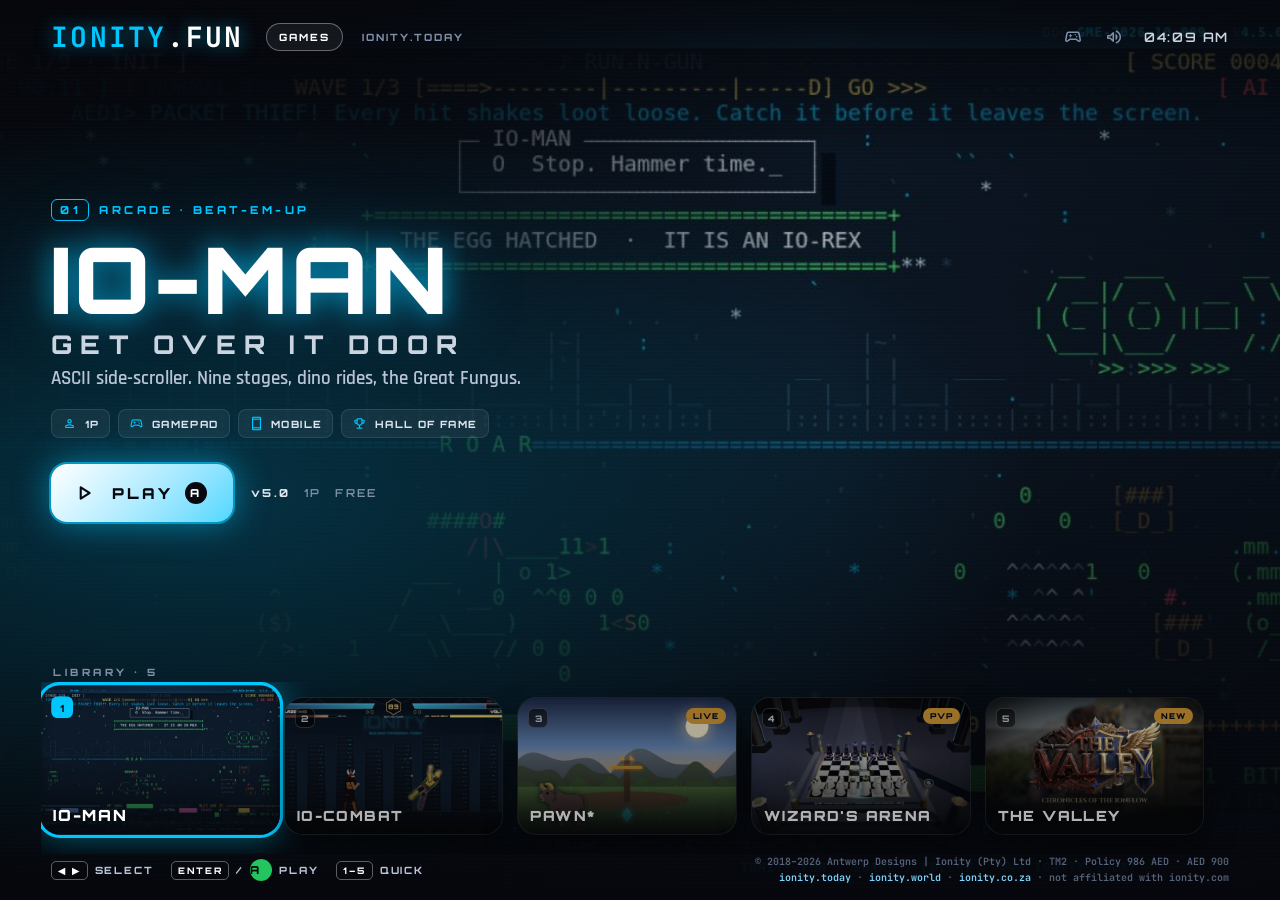
<file: index.html>
<!DOCTYPE html>
<!--
=====================================================================================
 IONITY.FUN - GAME SELECTION HUB  |  Document ID: GME-2026-10-011  |  Version: 1.3.0
 Console-style launcher for the Ionity Global arcade: IO-MAN, IO-COMBAT, PAWN* SOVEREIGN REALM MMO, WIZARD'S ARENA
 Keyboard (arrows / 1-5 / Enter), gamepad (D-pad / stick / A) and touch navigation.
 Served at https://www.ionity.fun/ (landing) and /games/ ; IO-MAN lives at /ioman/.
-------------------------------------------------------------------------------------
 Author: Johan Wilhelm van Antwerp | Ionity (Pty) Ltd | AEDI (Antwerp Ecosystems Designs Ionity)
 ORCID: 0009-0005-7181-0347 | Established 2018 | Centurion, Gauteng, South Africa
 Governance: Policy 986 AED | License: AED 900 | CC BY-NC-SA 4.0 where stated
 (c) 2018-2026 Antwerp Designs | Ionity (Pty) Ltd - All Rights Reserved - TM2
 Web: https://www.ionity.today | https://www.ionity.world | Ref: https://www.ionity.co.za | Play: https://ionity.fun
 Contact: ai@ionity.today | Classification: PUBLIC | Generated: 2026-10-14 SAST | Generator: AEDI GME pipeline (Claude Cowork)
 Building Tomorrow, Today.  |  Anything is Possible with God.
=====================================================================================
-->
<html lang="en">
<head>
<meta charset="utf-8">
<meta name="viewport" content="width=device-width, initial-scale=1, viewport-fit=cover">
<title>IONITY.FUN — Game Selection</title>
<meta name="description" content="ionity.fun — the Ionity Global arcade. Pick your game: IO-MAN (ASCII beat-em-up), IO-COMBAT (2D fighter), PAWN* Sovereign Realm (isometric .IO MMO ARPG) or Wizard's Arena (3D chess &amp; checkers).">
<meta name="author" content="Johan Wilhelm van Antwerp">
<meta name="theme-color" content="#05070c">
<meta name="copyright" content="© 2018–2026 Antwerp Designs | Ionity (Pty) Ltd. All rights reserved.">
<meta name="dc.identifier" content="GME-2026-10-011">
<link rel="canonical" href="https://www.ionity.fun/">
<meta property="og:type" content="website">
<meta property="og:title" content="IONITY.FUN — Game Selection">
<meta property="og:description" content="Four free browser games by Ionity Global: IO-MAN, IO-COMBAT, the PAWN* Sovereign Realm MMO and Wizard's Arena chess &amp; checkers.">
<meta property="og:url" content="https://www.ionity.fun/">
<meta property="og:image" content="https://www.ionity.fun/banners/ioman_og_1200x630.png">
<meta name="twitter:card" content="summary_large_image">
<link rel="icon" href="data:image/svg+xml,%3Csvg xmlns=%27http://www.w3.org/2000/svg%27 viewBox=%270 0 64 64%27%3E%3Crect width=%2764%27 height=%2764%27 rx=%2710%27 fill=%27%230d1b2a%27/%3E%3Ctext x=%2732%27 y=%2743%27 font-family=%27monospace%27 font-size=%2730%27 font-weight=%27700%27 fill=%27%2300c6ff%27 text-anchor=%27middle%27%3EIO%3C/text%3E%3Crect x=%2710%27 y=%2750%27 width=%2744%27 height=%274%27 fill=%27%2300c6ff%27/%3E%3C/svg%3E">
<link rel="preconnect" href="https://fonts.googleapis.com"><link rel="preconnect" href="https://fonts.gstatic.com" crossorigin>
<link href="https://fonts.googleapis.com/css2?family=Orbitron:wght@600;800;900&family=Rajdhani:wght@500;600;700&family=JetBrains+Mono:wght@500;700&display=swap" rel="stylesheet">
<link href="https://fonts.googleapis.com/css2?family=Material+Symbols+Rounded:opsz,wght,FILL,GRAD@24,500,1,0" rel="stylesheet">
<style>
  :root {
    --bg:#05070c; --txt:#eef3fa; --dim:#8090a8; --line:rgba(255,255,255,.1);
    --cy:#00c6ff; --gold:#F59E0B; --green:#22c55e;
    --c:var(--cy);
  }
  * { box-sizing:border-box; }
  html,body { margin:0; height:100%; background:var(--bg); color:var(--txt); font-family:'Rajdhani','Segoe UI',sans-serif; font-weight:600; overflow:hidden; -webkit-tap-highlight-color:transparent; }
  .ms { font-family:'Material Symbols Rounded'; font-weight:normal; font-style:normal; font-size:22px; line-height:1; display:inline-block; }

  /* ---------- Hero backdrop (crossfading art) ---------- */
  .bg { position:fixed; inset:0; z-index:0; }
  .bg .layer { position:absolute; inset:0; background-size:cover; background-position:center; opacity:0; transform:scale(1.06); transition:opacity .7s ease, transform 6s ease-out; }
  .bg .layer.on { opacity:1; transform:scale(1); }
  .bg::after { content:''; position:absolute; inset:0;
    background:
      linear-gradient(90deg, rgba(5,7,12,.96) 0%, rgba(5,7,12,.82) 32%, rgba(5,7,12,.25) 65%, rgba(5,7,12,.55) 100%),
      linear-gradient(0deg, rgba(5,7,12,1) 0%, rgba(5,7,12,.6) 28%, transparent 55%),
      linear-gradient(180deg, rgba(5,7,12,.85) 0%, transparent 18%); }
  .tint { position:fixed; inset:0; z-index:0; pointer-events:none; background:radial-gradient(ellipse at 15% 55%, color-mix(in srgb, var(--c) 22%, transparent), transparent 55%); }
  .scan { position:fixed; inset:0; z-index:1; pointer-events:none; opacity:.4; background:repeating-linear-gradient(to bottom, transparent 0 3px, rgba(0,198,255,.03) 3px 4px); }

  /* ---------- Shell ---------- */
  .shell { position:relative; z-index:2; height:100%; display:flex; flex-direction:column; padding:18px clamp(16px,4vw,56px) 14px; }
  .topbar { display:flex; align-items:center; justify-content:space-between; gap:12px; }
  .brand { display:flex; align-items:center; gap:12px; text-decoration:none; }
  .brand .mark { font-family:'JetBrains Mono',monospace; font-weight:700; font-size:clamp(20px,2.6vw,28px); letter-spacing:.08em; color:var(--cy); text-shadow:0 0 18px rgba(0,198,255,.55); }
  .brand .mark span { color:#fff; }
  .navchips { display:flex; gap:6px; }
  .navchip { font-family:'Orbitron'; font-size:10px; font-weight:800; letter-spacing:.2em; padding:7px 12px; border-radius:999px; color:var(--dim); text-decoration:none; border:1px solid transparent; }
  .navchip.on { color:#fff; border-color:rgba(255,255,255,.35); background:rgba(255,255,255,.06); }
  .navchip:hover { color:#fff; }
  .status { display:flex; align-items:center; gap:12px; font-family:'Orbitron'; font-size:13px; letter-spacing:.12em; color:#cbd5e1; }
  .status .ms { font-size:20px; color:var(--dim); }
  .status .ms.live { color:var(--green); }
  .iconbtn { all:unset; cursor:pointer; display:grid; place-items:center; width:36px; height:36px; border-radius:50%; }
  .iconbtn:hover { background:rgba(255,255,255,.08); }

  /* ---------- Hero info ---------- */
  .hero { flex:1; display:flex; flex-direction:column; justify-content:center; max-width:640px; padding:2vh 0; }
  .hero > * { transition:opacity .3s ease, transform .45s cubic-bezier(.2,1,.3,1); }
  .hero.swap > * { opacity:0; transform:translateX(-18px); }
  .kicker { display:flex; align-items:center; gap:10px; font-family:'Orbitron'; font-size:11px; font-weight:800; letter-spacing:.32em; color:var(--c); }
  .kicker .num { padding:3px 8px; border-radius:6px; border:1px solid var(--c); }
  .title { font-family:'Orbitron'; font-weight:900; font-size:clamp(40px,7.2vw,92px); line-height:.95; letter-spacing:.03em; margin:14px 0 10px; color:#fff;
    text-shadow:0 0 28px color-mix(in srgb, var(--c) 70%, transparent), 0 0 80px color-mix(in srgb, var(--c) 35%, transparent); }
  .title small { display:block; font-size:.28em; letter-spacing:.32em; color:#cbd5e1; text-shadow:none; margin-top:10px; font-weight:800; }
  .line { font-size:clamp(16px,1.6vw,19px); color:#b8c4d6; margin:0 0 18px; max-width:520px; }
  .chips { display:flex; flex-wrap:wrap; gap:8px; margin-bottom:26px; }
  .chip { display:inline-flex; align-items:center; gap:6px; font-family:'Orbitron'; font-size:10px; font-weight:800; letter-spacing:.14em; padding:6px 10px; border-radius:8px; background:rgba(255,255,255,.06); border:1px solid var(--line); color:#dbe4f0; }
  .chip .ms { font-size:15px; color:var(--c); }
  .actions { display:flex; align-items:center; gap:18px; flex-wrap:wrap; }
  .play { all:unset; cursor:pointer; display:inline-flex; align-items:center; gap:12px; padding:16px 26px 16px 20px; border-radius:16px; font-family:'Orbitron'; font-size:15px; font-weight:900; letter-spacing:.2em; color:#06080d;
    background:linear-gradient(135deg, #fff, color-mix(in srgb, var(--c) 70%, #fff)); box-shadow:0 0 0 2px color-mix(in srgb, var(--c) 60%, transparent), 0 0 34px color-mix(in srgb, var(--c) 55%, transparent); transition:transform .15s; }
  .play:hover { transform:translateY(-2px) scale(1.02); }
  .play:active { transform:scale(.97); }
  .play .ms { font-size:26px; }
  .pb { width:22px; height:22px; border-radius:50%; display:inline-grid; place-items:center; font-family:'Orbitron'; font-size:11px; font-weight:900; color:#06080d; background:var(--green); }
  .play .pb { background:#06080d; color:#fff; }
  .meta { font-family:'Orbitron'; font-size:11px; letter-spacing:.2em; color:var(--dim); display:flex; gap:14px; }
  .meta b { color:#e2e8f0; font-weight:800; }

  /* ---------- Shelf ---------- */
  .shelf-label { font-family:'Orbitron'; font-size:10px; font-weight:800; letter-spacing:.35em; color:var(--dim); margin:0 0 4px 2px; }
  .shelf { display:flex; gap:16px; padding:16px 10px 20px; margin:0 -10px; overflow-x:auto; scroll-snap-type:x mandatory; scrollbar-width:none; }
  .shelf::-webkit-scrollbar { display:none; }
  .tile { all:unset; cursor:pointer; flex:none; scroll-snap-align:center; position:relative; width:clamp(150px,17vw,236px); aspect-ratio:16/10; border-radius:18px; overflow:hidden;
    background:#0b1220 center/cover no-repeat; box-shadow:0 0 0 1px var(--line), 0 14px 30px rgba(0,0,0,.55); transition:transform .3s cubic-bezier(.2,1.3,.4,1), box-shadow .3s, filter .3s; filter:saturate(.7) brightness(.7); }
  .tile::after { content:''; position:absolute; inset:0; background:linear-gradient(0deg, rgba(5,7,12,.92), transparent 60%); }
  .tile .tn { position:absolute; left:12px; bottom:10px; z-index:2; font-family:'Orbitron'; font-weight:900; font-size:clamp(11px,1.1vw,14px); letter-spacing:.1em; color:#fff; }
  .tile .tk { position:absolute; top:10px; left:10px; z-index:2; font-family:'Orbitron'; font-size:9px; font-weight:800; width:20px; height:20px; display:grid; place-items:center; border-radius:6px; background:rgba(0,0,0,.55); color:#cbd5e1; border:1px solid rgba(255,255,255,.2); }
  .tile .tb { position:absolute; top:10px; right:10px; z-index:2; font-family:'Orbitron'; font-size:8px; font-weight:900; letter-spacing:.12em; padding:3px 7px; border-radius:999px; color:#06080d; background:var(--gold); }
  .tile.focus { transform:translateY(-6px) scale(1.1); filter:none; box-shadow:0 0 0 3px var(--tc), 0 0 34px color-mix(in srgb, var(--tc) 55%, transparent), 0 24px 44px rgba(0,0,0,.7); }
  .tile.focus .tk { background:var(--tc); color:#06080d; border-color:transparent; }
  .tile .glint { position:absolute; inset:-40%; z-index:1; background:linear-gradient(115deg, transparent 40%, rgba(255,255,255,.2) 50%, transparent 60%); transform:translateX(-60%); pointer-events:none; }
  .tile.focus .glint { animation:glint 2.8s ease-in-out infinite; }
  @keyframes glint { 0%,55% { transform:translateX(-60%); } 85%,100% { transform:translateX(60%); } }

  /* ---------- Bottom legend + legal ---------- */
  .bottom { display:flex; align-items:center; justify-content:space-between; gap:12px; flex-wrap:wrap; }
  .legend { display:flex; align-items:center; gap:18px; font-family:'Orbitron'; font-size:10px; font-weight:800; letter-spacing:.18em; color:#b9c4d6; }
  .legend span { display:inline-flex; align-items:center; gap:7px; }
  .kc { font-family:'Orbitron'; font-size:9px; font-weight:800; padding:3px 6px; border-radius:5px; border:1px solid rgba(255,255,255,.35); color:#fff; }
  .legal { font-family:'JetBrains Mono',monospace; font-size:10px; color:#56637a; text-align:right; line-height:1.6; }
  .legal a { color:#7dd3fc; text-decoration:none; }

  /* ---------- Launch transition ---------- */
  .launch { position:fixed; inset:0; z-index:50; pointer-events:none; display:grid; place-items:center; text-align:center; background:radial-gradient(circle at center, color-mix(in srgb, var(--c) 25%, #05070c), #05070c 70%); opacity:0; transition:opacity .45s ease; }
  .launch.go { opacity:1; pointer-events:auto; }
  .launch .lt { font-family:'Orbitron'; font-weight:900; font-size:clamp(28px,6vw,64px); letter-spacing:.12em; color:#fff; text-shadow:0 0 30px var(--c); transform:scale(.8); transition:transform .6s cubic-bezier(.2,1.4,.4,1); }
  .launch.go .lt { transform:scale(1); }
  .launch .bar { width:min(60vw,320px); height:3px; margin:22px auto 0; background:rgba(255,255,255,.12); border-radius:3px; overflow:hidden; }
  .launch .bar i { display:block; height:100%; width:0; background:var(--c); box-shadow:0 0 12px var(--c); }
  .launch.go .bar i { animation:load .8s ease forwards; }
  @keyframes load { to { width:100%; } }

  @media (max-width:760px) {
    .navchips, .legend { display:none; }
    .hero { justify-content:flex-end; padding-bottom:10px; }
    .bg::after { background:linear-gradient(0deg, rgba(5,7,12,1) 0%, rgba(5,7,12,.85) 45%, rgba(5,7,12,.3) 75%, rgba(5,7,12,.7) 100%); }
    .legal { text-align:center; width:100%; }
    .tile.focus { transform:translateY(-4px) scale(1.05); }
    .line { font-size:15px; }
  }
  @media (prefers-reduced-motion:reduce) { * { transition:none !important; animation:none !important; } }
</style>
</head>
<body>
<div class="bg" id="bg"></div>
<div class="tint"></div>
<div class="scan"></div>

<div class="shell">
  <header class="topbar">
    <div style="display:flex;align-items:center;gap:22px">
      <a class="brand" href="/"><span class="mark">IONITY<span>.FUN</span></span></a>
      <nav class="navchips"><a class="navchip on" href="/">GAMES</a><a class="navchip" href="https://www.ionity.today" target="_blank" rel="noopener">IONITY.TODAY</a></nav>
    </div>
    <div class="status">
      <span class="ms" id="padIcon" title="Controller">sports_esports</span>
      <button class="iconbtn" id="sndBtn" title="Sound"><span class="ms" id="sndIcon">volume_up</span></button>
      <span id="clock">--:--</span>
    </div>
  </header>

  <section class="hero" id="hero" aria-live="polite">
    <div class="kicker"><span class="num" id="hNum">01</span><span id="hTag"></span></div>
    <h1 class="title" id="hTitle"></h1>
    <p class="line" id="hLine"></p>
    <div class="chips" id="hChips"></div>
    <div class="actions">
      <button class="play" id="playBtn"><span class="ms">play_arrow</span>PLAY<span class="pb">A</span></button>
      <div class="meta" id="hMeta"></div>
    </div>
  </section>

  <div>
    <div class="shelf-label">LIBRARY · 5</div>
    <div class="shelf" id="shelf" role="listbox" aria-label="Games"></div>
  </div>

  <footer class="bottom">
    <div class="legend">
      <span><span class="kc">◀ ▶</span>SELECT</span>
      <span><span class="kc">ENTER</span> / <span class="pb">A</span> PLAY</span>
      <span><span class="kc">1–5</span>QUICK</span>
    </div>
    <div class="legal">© 2018–2026 Antwerp Designs | Ionity (Pty) Ltd · TM2 · Policy 986 AED · AED 900<br>
      <a href="https://www.ionity.today">ionity.today</a> · <a href="https://www.ionity.world">ionity.world</a> · <a href="https://www.ionity.co.za">ionity.co.za</a> · not affiliated with ionity.com</div>
  </footer>
</div>

<div class="launch" id="launch"><div><div class="lt" id="launchTitle">IO-MAN</div><div class="bar"><i></i></div></div></div>

<script>
  // ---------------- Game library ----------------
  const GAMES = [
    { id:'ioman',  key:'1', href:'/ioman/',        art:'/games/art/ioman.jpg',  color:'#00c6ff', tag:'ARCADE · BEAT-EM-UP', title:'IO-MAN', sub:'GET OVER IT DOOR',
      line:'ASCII side-scroller. Nine stages, dino rides, the Great Fungus.', chips:[['person','1P'],['sports_esports','GAMEPAD'],['smartphone','MOBILE'],['emoji_events','HALL OF FAME']], ver:'v5.0', players:'1P' },
    { id:'combat', key:'2', href:'/combat/', art:'/games/art/combat.jpg', color:'#EF4444', tag:'ARCADE · FIGHTER', title:'IO-COMBAT', sub:'GRID TOURNAMENT',
      line:'Six fighters. Arcade ladder, local versus, online PvP.', chips:[['group','1–2P'],['public','ONLINE PVP'],['sports_esports','GAMEPAD'],['fitness_center','TRAINING']], ver:'v1.2', players:'1–2P' },
    { id:'pawn',   key:'3', href:'/pawn/',   art:null,             color:'#00F0FF', tag:'APEX MMO · 3D OPEN WORLD', title:'PAWN*', sub:'OXEN SOVEREIGN REALM',
      line:'Endless plains MMORPG. World boss Magatha, rival citadels, 5 armor tiers with wings, kodo mount, talents, crafting.', chips:[['public','MMO · LIVE'],['groups','4 CLASSES'],['landscape','4 BIOMES'],['construction','BUILD & RAID'],['cloud_done','CLOUD SAVE']], ver:'v11', players:'MMO', badge:'LIVE' },
    { id:'arena',  key:'4', href:'/arena/',  art:'/games/art/arena.jpg',  color:'#F59E0B', tag:'3D · BOARD · STRATEGY', title:"WIZARD'S ARENA", sub:'CHESS · CHECKERS',
      line:'Chess & checkers. Ranked online PvP. Every capture is a knock-down.', chips:[['public','ONLINE PVP'],['chess','CHESS'],['grid_on','CHECKERS'],['smart_toy','VS CPU']], ver:'v1.3', players:'1–2P · ONLINE', badge:'PVP' },
    { id:'valley', key:'5', href:'/valley/', art:'/games/art/valley.jpg', color:'#D6AA52', tag:'UE5 ONLINE RPG · PC DOWNLOAD', title:'THE VALLEY', sub:'CHRONICLES OF THE IONFLOW',
      line:'Unreal Engine 5 online RPG. Kernel or Ashclaw, HD champions, World Servers, parties of ten. Free Windows client.', chips:[['download','PC DOWNLOAD'],['public','WORLD SERVERS'],['groups','PARTIES OF 10'],['desktop_windows','WINDOWS']], ver:'v4.13', players:'ONLINE', badge:'NEW', action:'DOWNLOAD', icon:'download' }
  ];

  // PAWN* Oxen Sovereign Realm: paint an endless-plains key art procedurally
  function paintPawnArt() {
    const c = document.createElement('canvas'); c.width = 1280; c.height = 720; const x = c.getContext('2d');
    const sky = x.createLinearGradient(0, 0, 0, 420); sky.addColorStop(0, '#1b2d5a'); sky.addColorStop(.6, '#5b8ed6'); sky.addColorStop(1, '#f3c27a'); x.fillStyle = sky; x.fillRect(0, 0, 1280, 720);
    x.fillStyle = '#fff1c4'; x.shadowColor = '#ffd98a'; x.shadowBlur = 90; x.beginPath(); x.arc(1010, 150, 60, 0, 6.3); x.fill(); x.shadowBlur = 0;
    const mountains = (y, col, amp, f) => { x.fillStyle = col; x.beginPath(); x.moveTo(0, 720); for (let i = 0; i <= 1280; i += 8) x.lineTo(i, y - Math.abs(Math.sin(i * f) * amp + Math.sin(i * f * 2.7) * amp * .35)); x.lineTo(1280, 720); x.closePath(); x.fill(); };
    mountains(400, '#5b6b7e', 110, .006); mountains(430, '#46593f', 70, .011); mountains(470, '#3f6a2e', 40, .02);
    const ground = x.createLinearGradient(0, 470, 0, 720); ground.addColorStop(0, '#5f9a3a'); ground.addColorStop(1, '#2f4d24'); x.fillStyle = ground; x.fillRect(0, 470, 1280, 250);
    x.fillStyle = '#7a5433'; x.beginPath(); x.ellipse(640, 540, 330, 46, 0, 0, 6.3); x.fill();
    for (let i = 0; i < 70; i++) { const gx = Math.random() * 1280, gy = 480 + Math.random() * 240; x.strokeStyle = 'rgba(120,190,70,.8)'; x.lineWidth = 2; x.beginPath(); x.moveTo(gx, gy); x.lineTo(gx + (Math.random() - .5) * 8, gy - 10 - Math.random() * 14); x.stroke(); }
    x.fillStyle = '#5c3a21'; x.fillRect(624, 330, 32, 220); x.fillStyle = '#f59e0b'; x.shadowColor = '#f59e0b'; x.shadowBlur = 22; x.fillRect(560, 360, 160, 16); x.beginPath(); x.moveTo(600, 330); x.lineTo(626, 300); x.lineTo(626, 330); x.fill(); x.beginPath(); x.moveTo(680, 330); x.lineTo(654, 300); x.lineTo(654, 330); x.fill();
    x.fillStyle = '#00f0ff'; x.shadowColor = '#00f0ff'; x.shadowBlur = 30; x.beginPath(); x.moveTo(640, 580); x.lineTo(668, 620); x.lineTo(640, 660); x.lineTo(612, 620); x.closePath(); x.fill(); x.shadowBlur = 0;
    x.font = '900 230px serif'; x.textAlign = 'center'; x.fillStyle = 'rgba(255,255,255,.92)'; x.shadowColor = '#000'; x.shadowBlur = 30; x.fillText('🐂', 300, 640); x.shadowBlur = 0;
        return c.toDataURL('image/jpeg', .85);
  }
  function paintChessArt() {
    const c = document.createElement('canvas'); c.width = 1280; c.height = 720; const x = c.getContext('2d');
    x.fillStyle = '#07090e'; x.fillRect(0, 0, 1280, 720);
    const g = x.createRadialGradient(640, 420, 40, 640, 420, 700); g.addColorStop(0, 'rgba(0,240,255,.22)'); g.addColorStop(1, 'rgba(0,0,0,0)'); x.fillStyle = g; x.fillRect(0, 0, 1280, 720);
    x.save(); x.translate(640, 440); x.transform(1, 0, 0, .5, 0, 0); x.rotate(.78);
    for (let i = 0; i < 8; i++) for (let j = 0; j < 8; j++) { x.fillStyle = (i + j) % 2 ? '#0f172a' : '#e2e8f0'; x.fillRect((i - 4) * 70, (j - 4) * 70, 70, 70); }
    x.strokeStyle = '#00f0ff'; x.lineWidth = 6; x.shadowColor = '#00f0ff'; x.shadowBlur = 30; x.strokeRect(-290, -290, 580, 580); x.restore();
    x.font = '900 260px serif'; x.textAlign = 'center'; x.fillStyle = '#f8fafc'; x.shadowColor = '#00f0ff'; x.shadowBlur = 50; x.fillText('♔', 470, 470); x.fillStyle = '#0f172a'; x.shadowColor = '#f59e0b'; x.fillText('♛', 810, 430); x.shadowBlur = 0;
        return c.toDataURL('image/jpeg', .85);
  }

  // ---------------- Sound (tiny Web Audio UI blips) ----------------
  const sfx = {
    on: true, ctx: null,
    init() { if (!this.ctx) { const AC = window.AudioContext || window.webkitAudioContext; if (AC) this.ctx = new AC(); } if (this.ctx && this.ctx.state === 'suspended') this.ctx.resume(); return !!this.ctx; },
    tone(f0, f1, d, v, type = 'sine') {
      if (!this.on || !this.init()) return;
      const t = this.ctx.currentTime, o = this.ctx.createOscillator(), g = this.ctx.createGain();
      o.type = type; o.frequency.setValueAtTime(f0, t); o.frequency.exponentialRampToValueAtTime(f1, t + d);
      g.gain.setValueAtTime(v, t); g.gain.exponentialRampToValueAtTime(0.001, t + d);
      o.connect(g); g.connect(this.ctx.destination); o.start(t); o.stop(t + d + .02);
    },
    tick() { this.tone(880, 1320, .07, .04, 'triangle'); },
    launch() { this.tone(220, 880, .5, .08, 'sawtooth'); setTimeout(() => this.tone(660, 1760, .35, .05, 'triangle'), 120); }
  };
  try { sfx.on = localStorage.getItem('ionity.fun.sound') !== 'off'; } catch (e) {}
  const sndIcon = document.getElementById('sndIcon');
  sndIcon.textContent = sfx.on ? 'volume_up' : 'volume_off';
  document.getElementById('sndBtn').addEventListener('click', () => {
    sfx.on = !sfx.on; sndIcon.textContent = sfx.on ? 'volume_up' : 'volume_off';
    try { localStorage.setItem('ionity.fun.sound', sfx.on ? 'on' : 'off'); } catch (e) {}
    sfx.tick();
  });

  // ---------------- Build UI ----------------
  const bg = document.getElementById('bg'), shelf = document.getElementById('shelf'), hero = document.getElementById('hero');
  const layers = {}, tiles = [];
  let idx = -1;
  GAMES.forEach((gm, i) => {
    if (!gm.art) gm.art = gm.id === 'chess' ? paintChessArt() : paintPawnArt();
    const L = document.createElement('div'); L.className = 'layer'; L.style.backgroundImage = `url("${gm.art}")`; bg.appendChild(L); layers[gm.id] = L;
    const t = document.createElement('button');
    t.className = 'tile'; t.setAttribute('role', 'option'); t.style.backgroundImage = `url("${gm.art}")`; t.style.setProperty('--tc', gm.color);
    t.innerHTML = `<span class="glint"></span><span class="tk">${gm.key}</span>${gm.badge ? `<span class="tb">${gm.badge}</span>` : ''}<span class="tn">${gm.title}</span>`;
    t.addEventListener('mouseenter', () => focusGame(i));
    t.addEventListener('click', () => (i === idx ? launch() : focusGame(i)));
    shelf.appendChild(t); tiles.push(t);
  });

  function render(gm) {
    document.documentElement.style.setProperty('--c', gm.color);
    document.getElementById('hNum').textContent = String(GAMES.indexOf(gm) + 1).padStart(2, '0');
    document.getElementById('hTag').textContent = gm.tag;
    document.getElementById('hTitle').innerHTML = `${gm.title}<small>${gm.sub}</small>`;
    document.getElementById('hLine').textContent = gm.line;
    document.getElementById('hChips').innerHTML = gm.chips.map(([ic, tx]) => `<span class="chip"><span class="ms">${ic}</span>${tx}</span>`).join('');
    document.getElementById('hMeta').innerHTML = `<span><b>${gm.ver}</b></span><span>${gm.players}</span><span>FREE</span>`;
    document.getElementById('playBtn').innerHTML = `<span class="ms">${gm.icon || 'play_arrow'}</span>${gm.action || 'PLAY'}<span class="pb">A</span>`;
  }
  let swapTimer = null;
  function focusGame(i, silent) {
    i = (i + GAMES.length) % GAMES.length;
    if (i === idx) return;
    idx = i;
    const gm = GAMES[idx];
    tiles.forEach((t, k) => { t.classList.toggle('focus', k === idx); t.setAttribute('aria-selected', k === idx); });
    Object.entries(layers).forEach(([id, L]) => L.classList.toggle('on', id === gm.id));
    document.documentElement.style.setProperty('--c', gm.color);
    if (silent) { render(gm); }
    else {
      hero.classList.add('swap');
      clearTimeout(swapTimer);
      swapTimer = setTimeout(() => { render(gm); hero.classList.remove('swap'); }, 160);
      sfx.tick();
    }
    tiles[idx].scrollIntoView({ behavior: silent ? 'auto' : 'smooth', inline: 'center', block: 'nearest' });
    try { localStorage.setItem('ionity.fun.lastGame', idx); } catch (e) {}
  }

  // ---------------- Launch ----------------
  let launching = false;
  function launch() {
    if (launching || idx < 0) return;
    launching = true;
    const gm = GAMES[idx];
    document.getElementById('launchTitle').textContent = gm.title;
    document.getElementById('launch').classList.add('go');
    sfx.launch();
    setTimeout(() => { location.href = gm.href; }, 850);
  }
  addEventListener('pageshow', () => { launching = false; document.getElementById('launch').classList.remove('go'); });
  document.getElementById('playBtn').addEventListener('click', launch);

  // ---------------- Keyboard ----------------
  addEventListener('keydown', e => {
    if (e.key === 'ArrowRight' || e.key === 'd' || e.key === 'D') { focusGame(idx + 1); e.preventDefault(); }
    else if (e.key === 'ArrowLeft' || e.key === 'a' || e.key === 'A') { focusGame(idx - 1); e.preventDefault(); }
    else if (e.key === 'Enter' || e.key === ' ') { launch(); e.preventDefault(); }
    else { const g = GAMES.findIndex(x => x.key === e.key); if (g >= 0) { focusGame(g); setTimeout(launch, 250); } }
  });

  // ---------------- Gamepad ----------------
  const padIcon = document.getElementById('padIcon');
  const prev = {}; let rep = { dir: 0, t: 0 }, last = performance.now();
  addEventListener('gamepaddisconnected', () => padIcon.classList.remove('live'));
  (function poll(now) {
    const dt = (now - last) / 1000; last = now;
    const gp = navigator.getGamepads ? [...navigator.getGamepads()].find(p => p && p.connected) : null;
    if (gp) {
      padIcon.classList.add('live');
      const press = i => { const p = !!(gp.buttons[i] && gp.buttons[i].pressed); const edge = p && !prev[i]; prev[i] = p; return edge; };
      if (press(0) | press(9)) launch();
      if (press(15) | press(5)) focusGame(idx + 1);
      if (press(14) | press(4)) focusGame(idx - 1);
      const ax = gp.axes[0] || 0, dir = ax > .55 ? 1 : ax < -.55 ? -1 : 0;
      if (dir && dir !== rep.dir) { rep = { dir, t: .35 }; focusGame(idx + dir); }
      else if (dir && (rep.t -= dt) <= 0) { rep.t = .18; focusGame(idx + dir); }
      else if (!dir) rep.dir = 0;
    }
    requestAnimationFrame(poll);
  })(performance.now());

  // ---------------- Clock ----------------
  const clock = document.getElementById('clock');
  const tickClock = () => { clock.textContent = new Date().toLocaleTimeString([], { hour: '2-digit', minute: '2-digit' }); };
  tickClock(); setInterval(tickClock, 15000);

  // ---------------- Boot ----------------
  let start = 0;
  try { const s = parseInt(localStorage.getItem('ionity.fun.lastGame'), 10); if (s >= 0 && s < GAMES.length) start = s; } catch (e) {}
  focusGame(start, true);
</script>
</body>
</html>
</file>
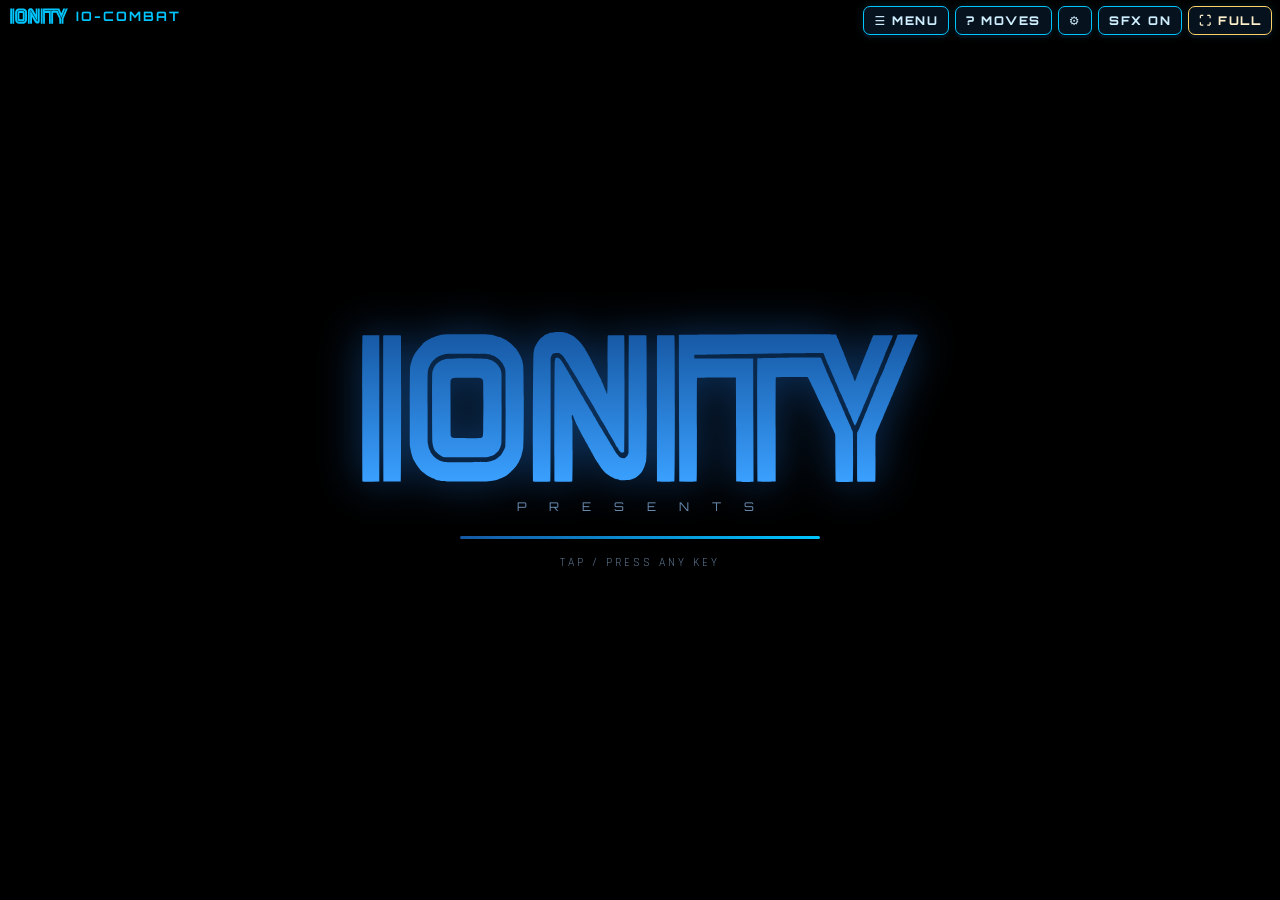
<file: combat/index.html>
<!DOCTYPE html>
<html lang="en">
<head>
<meta charset="UTF-8">
<meta name="viewport" content="width=device-width, initial-scale=1.0, maximum-scale=1.0, user-scalable=no, viewport-fit=cover">
<title>IO-COMBAT · Ionity Grid Tournament</title>
<meta name="description" content="IO-COMBAT: a free 2D arcade fighting game by Ionity. Six original fighters, an Arcade ladder with a boss, versus AI, 2-player local, and a training mode. Play at ionity.fun/combat.">
<meta name="author" content="Johan Wilhelm van Antwerp · Ionity (Pty) Ltd · AEDI">
<meta name="theme-color" content="#000000">
<meta name="mobile-web-app-capable" content="yes">
<meta name="apple-mobile-web-app-capable" content="yes">
<meta name="apple-mobile-web-app-status-bar-style" content="black-translucent">
<meta name="apple-mobile-web-app-title" content="IO-COMBAT">
<link rel="manifest" href="manifest.webmanifest">
<link rel="apple-touch-icon" href="icon-192.png">
<meta property="og:title" content="IO-COMBAT · Ionity Grid Tournament">
<meta property="og:description" content="Original 2D arcade fighter by Ionity. Arcade · Versus · 2P Local · Training. Play free at ionity.fun/combat">
<meta property="og:type" content="website">
<meta property="og:url" content="https://www.ionity.fun/combat/">
<meta property="og:image" content="https://www.ionity.fun/combat/banner_og_1200x630.png">
<meta name="twitter:card" content="summary_large_image">
<meta name="twitter:image" content="https://www.ionity.fun/combat/banner_og_1200x630.png">
<!--
  IO-COMBAT · Document ID GME-2026-10-011 · Version 1.2.0
  Author: Johan Wilhelm van Antwerp | Ionity (Pty) Ltd | AEDI (Antwerp Ecosystems Designs Ionity)
  Governance: Policy 986 AED | License: AED 900 | CC BY-NC-SA 4.0 where stated
  (c) 2018-2026 Antwerp Designs | Ionity (Pty) Ltd - All Rights Reserved - TM2
  Web: https://www.ionity.today | https://www.ionity.world | Ref: https://www.ionity.co.za | Play: https://www.ionity.fun
  All characters, arenas, music and sounds are original to Ionity. Not affiliated with any other fighting-game franchise.
  Ionity refers exclusively to www.ionity.today / www.ionity.world / ionity.fun and is not affiliated with www.ionity.com.
-->
<link rel="icon" href="data:image/svg+xml,%3Csvg xmlns='http://www.w3.org/2000/svg' viewBox='0 0 64 64'%3E%3Crect width='64' height='64' rx='12' fill='%230d1b2a'/%3E%3Ctext x='32' y='42' font-family='Arial Black,Arial' font-weight='900' font-size='26' text-anchor='middle' fill='%2300c6ff'%3EIO%3C/text%3E%3Cpath d='M10 52h44' stroke='%23ff3b5c' stroke-width='4'/%3E%3C/svg%3E">
<link rel="preconnect" href="https://fonts.googleapis.com">
<link rel="preconnect" href="https://fonts.gstatic.com" crossorigin>
<link href="https://fonts.googleapis.com/css2?family=Orbitron:wght@600;800;900&family=Rajdhani:wght@500;600;700&display=swap" rel="stylesheet">
<style>
:root{
  --ion:#00c6ff; --ion-2:#39d5ff; --brand:#1658A4; --navy:#0d1b2a; --deep:#060c15;
  --red:#ff3b5c; --gold:#ffd166; --green:#4ade80; --purple:#a855f7; --text:#e6f3ff; --mute:#8aa4bf;
  --panel:rgba(9,20,34,.92); --line:rgba(0,198,255,.35);
  --display:'Orbitron','Arial Black',system-ui,sans-serif; --body:'Rajdhani','Segoe UI',system-ui,sans-serif;
}
*{box-sizing:border-box}
html,body{margin:0;height:100%;overflow:hidden;background:#000}
body{background:radial-gradient(ellipse at 50% -10%,#123a66 0%,#0d1b2a 38%,#060c15 75%);background-color:#060c15;color:var(--text);
  font-family:var(--body);overflow-x:hidden;user-select:none;-webkit-user-select:none;-webkit-tap-highlight-color:transparent;
  position:fixed;inset:0;overscroll-behavior:none}
a{color:var(--ion);text-decoration:none} a:hover{text-decoration:underline}
button{font-family:var(--display);cursor:pointer}
.bar{width:100%;max-width:1280px;display:flex;flex-wrap:wrap;align-items:center;justify-content:space-between;gap:8px;
  padding:8px 12px;border:1px solid var(--line);border-radius:10px;background:linear-gradient(180deg,rgba(13,27,42,.95),rgba(6,12,21,.95));
  box-shadow:0 0 24px rgba(0,198,255,.08)}
.brand{display:flex;align-items:center;gap:10px}
.brand svg{height:22px;width:auto}
.brand .t{font-family:var(--display);font-weight:900;font-size:20px;letter-spacing:2px;
  background:linear-gradient(180deg,#bff1ff,#00c6ff 55%,#1658A4);-webkit-background-clip:text;background-clip:text;color:transparent;
  filter:drop-shadow(0 0 8px rgba(0,198,255,.45))}
.brand .s{font-size:11px;color:var(--mute);letter-spacing:3px;text-transform:uppercase;margin-top:-2px}
.btn{background:linear-gradient(180deg,#0f2a44,#0a1a2c);border:1px solid var(--ion);color:#cfefff;font-weight:800;font-size:12px;
  letter-spacing:1.5px;text-transform:uppercase;padding:8px 12px;border-radius:7px;transition:.12s;box-shadow:0 3px 0 #04101c,0 0 10px rgba(0,198,255,.15)}
.btn:hover{border-color:#fff;color:#fff;transform:translateY(-1px);box-shadow:0 4px 0 #04101c,0 0 18px rgba(0,198,255,.45)}
.btn:active{transform:translateY(2px);box-shadow:0 1px 0 #04101c}
.btn.red{border-color:var(--red);color:#ffd6de}
.btn.gold{border-color:var(--gold);color:#fff1cc}
.btn.big{font-size:15px;padding:12px 22px}
.btns{display:flex;flex-wrap:wrap;gap:6px}

:root{--bar:0px}
body.bar-on{--bar:62px}
#stage{position:fixed;inset:0;display:flex;flex-direction:column;align-items:center;justify-content:center;overflow:hidden;
  background:radial-gradient(ellipse at 50% 40%,#0b1a2b 0%,#03070d 70%,#000 100%)}
#stage canvas{display:block;width:min(100vw,calc((100dvh - var(--bar))*16/9));height:min(calc(100dvh - var(--bar)),calc(100vw*9/16));background:#04080f;touch-action:none;
  box-shadow:0 0 60px rgba(0,198,255,.12)}
#ctrlBar{display:none;width:min(100vw,calc((100dvh - var(--bar))*16/9));height:var(--bar);flex-shrink:0;align-items:center;justify-content:center;gap:10px;
  padding:6px 10px;background:linear-gradient(180deg,#071222,#03070d);border-top:1px solid rgba(0,198,255,.35);overflow:hidden}
body.bar-on #ctrlBar{display:flex}
#ctrlBar .grp{display:flex;align-items:center;gap:5px;flex-wrap:nowrap;min-width:0;overflow:hidden}
#ctrlBar .who{font-family:var(--display);font-weight:900;font-size:11px;padding:3px 6px;border-radius:4px;letter-spacing:1px;white-space:nowrap}
#ctrlBar .who.p1{background:#00c6ff;color:#001522}#ctrlBar .who.p2{background:#ff3b5c;color:#fff}
#ctrlBar .sep{width:1px;align-self:stretch;background:rgba(0,198,255,.25);margin:0 4px}
.kc{display:flex;flex-direction:column;align-items:center;justify-content:center;min-width:44px;padding:3px 6px;border:1px solid #1d3a58;border-radius:7px;
  background:#08131f;color:#8aa4bf;font-size:10px;font-weight:700;letter-spacing:.5px;line-height:1.05;white-space:nowrap;transition:background .06s,border-color .06s,opacity .2s}
.kc b{font-family:ui-monospace,Consolas,monospace;font-size:13px;color:#e6f3ff;background:#12253a;border:1px solid #2a4a6c;border-bottom-width:2px;border-radius:4px;padding:0 5px;margin-bottom:2px}
.kc.on{background:#00c6ff;border-color:#bff1ff;color:#001522;box-shadow:0 0 14px rgba(0,198,255,.6)}.kc.on b{background:#e9fbff;color:#001522}
.kc.cost.dim{opacity:.38}.kc.cost.ready{border-color:#3b82f6;color:#cfe8ff}
.kc.super.ready{border-color:#ffd166;color:#ffd166;box-shadow:0 0 12px rgba(255,209,102,.45);animation:pulseK 1s infinite}
@keyframes pulseK{50%{box-shadow:0 0 22px rgba(255,209,102,.8)}}
.kc.wide{min-width:66px}
#ctrlBar .menuhint{font-size:12px;color:#8aa4bf;letter-spacing:1px}#ctrlBar .menuhint kbd{margin:0 2px}
@media (max-width:1100px){.kc{min-width:36px;padding:2px 4px;font-size:9px}.kc b{font-size:11px}#ctrlBar{gap:6px}}
#tools{position:absolute;top:max(6px,env(safe-area-inset-top));right:max(8px,env(safe-area-inset-right));z-index:70;display:flex;gap:6px;transition:opacity .4s}
#tools.dim{opacity:0;pointer-events:none}
#tools .btn{padding:6px 10px;font-size:12px;background:rgba(10,26,44,.72);backdrop-filter:blur(3px)}
#brandTag{position:absolute;top:max(8px,env(safe-area-inset-top));left:max(10px,env(safe-area-inset-left));z-index:70;display:flex;align-items:center;gap:8px;transition:opacity .4s}
#brandTag svg{height:16px;width:auto}#brandTag b{font-family:var(--display);font-size:13px;letter-spacing:2px;color:#00c6ff}
#brandTag.dim{opacity:0}
.spin{width:34px;height:34px;margin:4px auto 10px;border:3px solid rgba(0,198,255,.2);border-top-color:#00c6ff;border-radius:50%;animation:spin 0.9s linear infinite;display:none}
.spin.on{display:block}@keyframes spin{to{transform:rotate(360deg)}}
.foot{margin-top:14px;font-size:12px;color:var(--mute);text-align:center}
.foot .links{display:flex;flex-wrap:wrap;gap:4px 14px;justify-content:center}
.foot .legal{font-size:10.5px;color:#5d7894;margin-top:4px}
.ov{position:absolute;inset:0;z-index:20;display:flex;flex-direction:column;align-items:center;justify-content:center;padding:14px;
  background:radial-gradient(ellipse at center,rgba(13,27,42,.88),rgba(4,8,15,.97));overflow:auto}
.hidden{display:none!important}
.h1{font-family:var(--display);font-weight:900;letter-spacing:4px;text-transform:uppercase;text-align:center;margin:0;
  background:linear-gradient(180deg,#e9fbff 0%,#00c6ff 50%,#1658A4 100%);-webkit-background-clip:text;background-clip:text;color:transparent;
  filter:drop-shadow(0 0 14px rgba(0,198,255,.55))}
.sub{color:var(--mute);letter-spacing:4px;text-transform:uppercase;font-size:13px;text-align:center;margin-top:4px}

/* splash */
#splash{background:#000;cursor:pointer}
#splash .logo{width:min(56%,560px);height:auto;filter:drop-shadow(0 0 22px rgba(22,88,164,.65));animation:logoIn 1.1s ease-out both}
#splash .pres{font-family:var(--display);letter-spacing:10px;color:#6f8fb3;font-size:12px;margin-top:14px;animation:fadeIn 1s .6s both}
#splash .load{width:min(40%,360px);height:3px;background:#0e2238;margin-top:22px;border-radius:2px;overflow:hidden}
#splash .load i{display:block;height:100%;width:0;background:linear-gradient(90deg,#1658A4,#00c6ff);animation:load 2.6s linear forwards}
#splash .tap{margin-top:16px;color:#5d7894;font-size:12px;letter-spacing:3px}
@keyframes logoIn{from{opacity:0;transform:scale(.92);filter:blur(6px)}to{opacity:1;transform:none}}
@keyframes fadeIn{from{opacity:0}to{opacity:1}}
@keyframes load{to{width:100%}}

/* title */
#title .wm{font-size:clamp(34px,8.2vw,104px);line-height:1}
#title .menu{display:grid;grid-template-columns:repeat(2,minmax(150px,230px));gap:10px;margin-top:22px}
#title .menu .btn{font-size:14px;padding:13px 10px}
#title .menu .btn.wide{grid-column:span 2}
#title .stats{margin-top:16px;font-size:13px;color:var(--mute);letter-spacing:1px;text-align:center}
#title .stats b{color:var(--ion)}
.blink{animation:blink 1.1s steps(2) infinite}@keyframes blink{50%{opacity:.25}}

/* select */
#select{justify-content:flex-start}
#select .grid{display:grid;grid-template-columns:repeat(auto-fit,minmax(118px,1fr));gap:10px;width:100%;max-width:1180px;margin:12px 0}
.card{position:relative;border:2px solid #1b3550;border-radius:10px;background:linear-gradient(160deg,#0f2034,#070f1a);padding:8px;cursor:pointer;
  transition:.15s;overflow:hidden;text-align:center}
.card:hover{border-color:#3b6b96}
.card canvas{width:100%;height:auto;aspect-ratio:1/1.05;display:block;border-radius:6px;background:radial-gradient(circle at 50% 60%,#14304d,#060c15)}
.card .nm{font-family:var(--display);font-weight:900;font-size:13px;letter-spacing:1px;margin-top:6px}
.card .tl{font-size:11px;color:var(--mute);line-height:1.15;min-height:26px}
.card .el{position:absolute;top:10px;left:10px;font-size:10px;font-weight:700;letter-spacing:2px;padding:1px 6px;border-radius:4px;background:#000a;text-transform:uppercase}
.card .tags{position:absolute;top:10px;right:10px;display:flex;gap:4px}
.tag{font-family:var(--display);font-weight:900;font-size:10px;padding:2px 6px;border-radius:4px}
.tag.p1{background:var(--ion);color:#00121f}.tag.p2{background:var(--red);color:#fff}
.card.p1{border-color:var(--ion);box-shadow:0 0 22px rgba(0,198,255,.45),inset 0 0 14px rgba(0,198,255,.18)}
.card.p2{border-color:var(--red);box-shadow:0 0 22px rgba(255,59,92,.45),inset 0 0 14px rgba(255,59,92,.18)}
.card.p1.p2{border-image:linear-gradient(90deg,var(--ion),var(--red)) 1}
.card.locked{filter:grayscale(1) brightness(.45);cursor:not-allowed}
.card.locked::after{content:'LOCKED · CLEAR ARCADE';position:absolute;inset:auto 0 42% 0;font-family:var(--display);font-size:10px;letter-spacing:1px;color:#fff;background:#000c;padding:4px}
.info{display:grid;grid-template-columns:1fr auto 1fr;gap:12px;align-items:center;width:100%;max-width:1180px;border-top:1px solid #1b3550;padding-top:10px}
.pinfo{font-size:13px;color:var(--mute)}
.pinfo .n{font-family:var(--display);font-weight:900;font-size:18px;color:var(--text)}
.pinfo.r{text-align:right}
.stat{display:flex;align-items:center;gap:6px;font-size:11px;letter-spacing:1px}
.pinfo.r .stat{justify-content:flex-end}
.stat i{display:block;height:5px;border-radius:3px;background:linear-gradient(90deg,#1658A4,#00c6ff)}
.pinfo.r .stat i{background:linear-gradient(90deg,#ff3b5c,#ff9a3b)}
.vs{font-family:var(--display);font-weight:900;font-size:26px;color:var(--red);text-shadow:0 0 14px rgba(255,59,92,.7)}
.row{display:flex;flex-wrap:wrap;gap:8px;align-items:center;justify-content:center;margin-top:10px}
.pick{display:flex;align-items:center;gap:6px;background:#08131f;border:1px solid #1b3550;border-radius:7px;padding:6px 10px;font-size:12px;color:var(--mute);letter-spacing:1px}
.pick b{color:var(--gold);font-family:var(--display);font-size:12px;min-width:150px;text-align:center}
.pick button{background:none;border:0;color:var(--ion);font-size:16px;padding:0 4px}
.hint{font-size:11px;color:#5d7894;letter-spacing:1px;text-align:center;margin-top:6px}

/* modal panels */
.panel{background:var(--panel);border:1px solid var(--ion);border-radius:12px;max-width:820px;width:100%;padding:18px;box-shadow:0 0 40px rgba(0,198,255,.2)}
.panel h3{font-family:var(--display);margin:0 0 10px;color:var(--ion);letter-spacing:2px;font-size:18px}
.cols{display:grid;grid-template-columns:1fr 1fr;gap:12px}
.box{background:#050c16;border:1px solid #1b3550;border-radius:8px;padding:10px 12px;font-size:13.5px}
.box h4{margin:0 0 6px;font-family:var(--display);font-size:12px;letter-spacing:2px;color:var(--gold)}
.box ul{margin:0;padding-left:16px;line-height:1.55}
kbd{font-family:ui-monospace,Consolas,monospace;background:#12253a;border:1px solid #2a4a6c;border-bottom-width:2px;border-radius:4px;padding:0 5px;color:#fff;font-size:12px}
.opt{display:flex;justify-content:space-between;align-items:center;padding:8px 0;border-bottom:1px solid #12253a;font-size:15px}
.opt .btn{min-width:150px}
.opt input[type=range]{width:160px;accent-color:var(--ion)}

/* touch deck */
#touch{position:absolute;left:0;right:0;bottom:0;z-index:15;display:flex;justify-content:space-between;align-items:flex-end;padding:0 10px 10px;pointer-events:none}
#touch .pad,#touch .acts{display:grid;gap:6px;pointer-events:auto}
#touch .pad{grid-template-columns:repeat(3,52px);grid-template-rows:repeat(2,46px)}
#touch .acts{grid-template-columns:repeat(3,62px);grid-template-rows:repeat(2,46px)}
.tb{background:rgba(8,22,38,.55);border:1.5px solid rgba(0,198,255,.55);color:#dff6ff;border-radius:10px;font-size:12px;font-weight:900;
  letter-spacing:1px;display:flex;align-items:center;justify-content:center;touch-action:none;backdrop-filter:blur(2px)}
.tb.on{background:rgba(0,198,255,.45);color:#001522}
.tb.r{border-color:rgba(255,59,92,.7)}.tb.g{border-color:rgba(255,209,102,.8)}.tb.p{border-color:rgba(168,85,247,.8)}
#touch .pad .up{grid-column:2}#touch .pad .lt{grid-column:1;grid-row:2}#touch .pad .dn{grid-column:2;grid-row:2}#touch .pad .rt{grid-column:3;grid-row:2}
#tPause{position:absolute;top:50%;right:8px;z-index:16;width:40px;height:40px;transform:translateY(-50%)}
#rotate{z-index:60;text-align:center}
#rotate .ph{font-size:56px;animation:rot 1.8s ease-in-out infinite}@keyframes rot{50%{transform:rotate(90deg)}}

@media (max-width:760px){
  .cols{grid-template-columns:1fr}
  .brand .s{display:none}
  .info{grid-template-columns:1fr 1fr}.info .vs{display:none}
  #title .menu{grid-template-columns:1fr 1fr}
}
@media (max-height:520px) and (orientation:landscape){
  #title .wm{font-size:clamp(30px,11vh,90px)}
  #title .menu{margin-top:10px;gap:6px}#title .menu .btn{padding:8px 10px;font-size:12px}
  .foot{display:none}
}
</style>
</head>
<body>
<main id="stage">
  <canvas id="cv" width="1280" height="720"></canvas>
  <div id="brandTag"><svg viewBox="0 0 2759 760" aria-label="IONITY"><path transform="translate(0,760) scale(1,-1)" fill="#00c6ff" d="M953 748c-1 0-5-1-8-1-3 0-7-1-9-1-2-1-4-2-5-2 0 0-3-1-6-2-3-2-7-3-8-3-1-1-4-2-5-3-2-2-7-5-10-8-7-4-18-14-18-16 0 0-2-3-4-5-2-2-4-5-5-6-5-9-11-19-11-20 0-1-1-3-2-4-2-5-5-18-7-30-3-22-5-632-2-634 3-2 84-1 85 0 1 1 1 86 1 304l0 302 2 8c5 16 12 20 28 20 10 0 11 0 15-2 2-2 5-5 7-6 2-1 4-2 5-3 0-1 2-3 4-4 2-2 4-5 5-7 1-2 2-4 3-4 0 0 1-1 1-2 1-1 3-5 6-10 3-4 6-9 8-11 1-2 3-5 4-7 1-2 2-4 3-5 0-1 2-4 4-8 7-10 7-10 8-14 1-1 2-3 3-3 1-1 2-2 2-3 1-2 2-5 4-7 2-2 4-6 5-8 2-5 10-17 11-17 1-1 1-2 1-3 0-1 1-2 2-3 1-1 2-3 3-4 0-2 2-6 4-8 3-5 4-6 9-15 2-4 4-7 5-8 0-1 1-2 1-3 0 0 1-2 3-5 2-2 3-4 3-5 0 0 0-1 1-1 0 0 1-2 2-4 1-2 2-4 3-5 0-1 3-5 5-8 2-4 4-8 5-10 1-1 3-4 4-6 4-7 5-10 8-14 2-2 4-6 6-9 2-4 4-7 4-7 2-2 6-9 6-10 0 0 2-3 4-6 2-3 4-7 5-9 1-2 2-4 3-5 0-1 1-3 2-4 3-7 10-20 12-22 3-4 10-17 13-22 1-2 2-4 2-4 0 0 1-1 2-3 1-3 5-9 6-10 1-1 2-3 3-5 1-2 2-3 2-3 1 0 1-1 2-2 0-2 1-3 1-3 0 0 1-1 2-3 1-2 3-6 5-9 2-3 5-8 6-11 2-3 3-6 4-7 2-2 6-8 7-13 1-1 3-5 5-8 3-4 6-10 8-13 1-3 3-7 5-8 2-3 7-13 11-19 0-2 2-5 4-7 1-3 2-5 3-7 1-3 6-10 8-11 0-1 1-2 1-2 0-1 1-3 3-5 1-1 2-3 2-4 0 0 2-3 4-7 9-13 20-15 25-4 1 3 2 567 0 570 0 2-5 2-40 2-22 0-40 0-41-1-1 0-1-31-1-144 0-110-1-143-2-144-1 0-5 8-5 10 0 1-1 2-1 3-1 1-2 3-3 4 0 2-1 4-1 5-1 1-2 3-2 4-1 3-6 16-7 17 0 1-1 3-1 5-1 1-2 3-2 4-1 1-2 3-3 4 0 2-1 4-1 4-1 1-4 8-4 10 0 1 0 2-1 3-1 1-2 3-11 19-3 7-6 13-7 13-1 1-1 2-1 3 0 1-3 7-6 13-3 6-6 12-7 13 0 2-1 3-1 4-1 0-3 4-5 8-8 16-21 42-23 44-3 6-6 11-10 19-2 4-5 8-5 8-1 0-1 1-1 1 0 1-2 4-4 8-3 3-5 6-5 7 0 1-15 20-20 25-2 3-6 6-8 8-1 2-4 4-5 5-1 1-4 3-6 5-2 2-4 4-5 4 0 0-3 2-5 4-3 2-7 4-8 5-8 4-16 8-20 9-3 1-7 2-8 3-1 0-4 1-6 1-2 0-5 1-6 2-4 2-47 1-51-1zM418 738c-13-1-18-1-19-2-1-1-4-2-6-2-4 0-26-7-33-11-3-1-7-2-8-3-1 0-2-1-2-1 0-1-2-1-4-2-2 0-4-1-5-2 0 0-1-1-2-1 0 0-2-1-4-2-1-2-3-3-4-3 0 0-2-1-4-2-1-2-3-3-3-3-2 0-16-12-16-14 0 0-3-3-6-6-7-7-27-33-32-41-2-4-2-5-5-9-2-4-6-12-7-16-1-2-2-5-2-6-1-2-2-5-2-7-1-2-1-4-2-4 0 0-1-3-2-6 0-4-1-7-1-8-3-6-3-13-4-204 0-188 0-190 2-201 1-6 3-14 3-17 0-3 2-8 2-10 1-3 3-9 4-13 2-6 3-10 7-20 1-1 2-3 3-5 2-3 3-5 4-6 0-2 2-4 3-6 2-2 3-4 3-5 0 0 2-2 3-5 2-2 4-4 4-5 0-1 5-8 9-12 2-2 3-4 3-4 0-2 14-15 22-20 9-7 11-9 12-9 0 0 1-1 2-2 2-2 26-14 28-14 0 0 3-1 5-2 2-1 4-2 5-2 1 0 2 0 3-1 2-2 23-7 34-8 6-1 16-1 22-2 12-1 173-1 194 0 31 2 52 6 66 13 2 1 4 2 5 2 3 0 27 13 32 17 2 2 5 4 6 5 9 5 41 38 41 42 0 1 1 3 3 6 6 8 10 15 10 17 0 1 1 2 1 3 1 1 2 2 2 3 0 1 1 3 2 5 3 6 6 16 7 21 0 2 1 5 1 7 1 1 2 5 3 9 1 3 2 10 3 14 2 12 3 92 3 244-1 139-2 162-4 170-1 2-2 6-2 10-1 4-2 7-2 9-1 1-2 3-3 5 0 4-2 7-9 22-5 9-8 16-10 17-1 1-6 9-6 10 0 1-10 11-19 20-3 3-6 5-6 6-1 1-18 14-19 14 0 0-3 2-5 4-2 1-9 5-14 8-5 2-11 5-13 6-2 1-5 2-6 2-1 0-5 1-9 2-12 4-18 6-23 7-2 0-6 1-8 2-3 1-11 1-23 2-24 1-185 1-208 0zm214-98c4-1 9-2 11-2 1 0 4-1 6-2 2-1 5-2 5-2 3 0 22-11 26-15 1-1 2-2 3-2 1 0 1-1 1-1 0-1 1-2 2-3 4-2 18-19 18-22 0 0 1-2 2-4 2-2 3-5 4-7 0-1 1-3 2-4 1-1 1-4 2-6 0-3 1-6 2-7 2-4 2-375 0-378-1-1-2-3-2-5-1-3-6-13-10-20-1-3-3-6-4-7-1-2-2-3-2-3 0 0-1-1-1-2-2-6-30-28-36-28-1 0-3-1-5-2-2-1-5-2-6-2-1 0-2-1-3-1-1-1-4-2-7-2-3-1-6-2-7-2-2-2-207-3-215-1-9 2-15 3-19 5-1 0-3 1-4 1-1 0-15 7-16 8 0 0-4 3-8 7-9 7-11 10-16 17-4 5-9 14-9 15 0 1-1 2-1 3-4 4-8 18-11 37-1 3-1 75-1 178 0 186 0 173 5 190 9 28 35 56 60 63 2 1 5 2 7 3 1 0 4 1 6 1 1 0 4 1 5 2 4 3 15 3 113 3 94-1 96-1 103-3zM474 620c-9-1-24-1-34-2-15 0-19-1-23-3-3-1-6-2-8-2-5-2-20-10-27-16-4-2-16-18-16-19 0-1-1-2-1-2-1-1-2-2-2-3 0-1-1-3-1-4-2-3-5-13-6-21-2-9-1-337 1-343 0-2 1-7 2-10 0-4 1-8 2-9 0-2 1-4 1-6 1-2 2-4 2-5 1-1 2-2 2-4 1-6 22-25 32-30 18-9 10-8 125-8l101 0 11 2c10 3 15 4 26 10 5 3 21 18 23 22 0 2 1 4 2 4 1 1 5 9 7 17 3 6 3 9 4 28 1 27 1 313 0 329-1 11-2 14-7 27-2 5-16 22-21 26-7 6-20 12-29 15-4 1-8 3-9 3-6 3-123 5-157 4zm116-96c1-1 4-2 6-2 3-1 8-5 8-7 0-1 1-3 2-6 1-3 1-11 2-100 0-53-1-113-1-133-1-43-1-43-10-47-4-2-5-2-69-2-75 0-73 0-79 8l-2 3-1 22c0 12 0 73 0 136-1 125-1 117 5 123 7 6 7 6 74 6 50 0 63 0 65-1zM1835 738c-138 0-254-1-257-2-5 0-6-1-7-2 0-2 0-36 0-78 0-42 1-203 1-359l1-284 42-1c23 0 42 1 43 1 2 1 2 14 2 255 0 219 0 255 1 256 2 1 189 2 191 1 0-1 1-116 1-256 0-175 0-255 1-255 1-2 78-3 83-2l2 1-1 302c0 209-1 303-1 304-1 1-14 1-69 0-38 0-103 0-144 0l-76 0-1 9 0 10 28 0c16 0 55 1 86 1 53 2 149 3 261 5 27 0 61 0 76 1 30 1 180 3 182 2 3-1 7-7 7-10 0-2 1-3 2-4 0-1 1-2 1-3 0 0 1-2 1-4 1-2 4-9 7-16 3-8 6-16 7-18 6-12 11-24 13-29 1-3 3-8 5-11 1-3 3-7 3-8 1-2 3-6 4-9 2-3 3-6 3-7 0-1 1-2 2-3 0-1 1-2 1-3 0-1 8-21 11-26 1-2 2-4 2-5 0 0 2-5 5-10 2-6 4-10 4-11 0-1 1-5 9-20 2-5 5-11 6-12 2-6 3-9 4-10 1-2 6-12 6-15 1-1 2-3 2-4 1 0 2-4 4-9 2-4 4-8 4-8 0-1 1-4 2-6 1-3 4-8 6-12 1-3 3-7 3-7 0-1 1-4 2-6 4-9 7-14 9-20 1-3 3-6 4-7 0-2 1-3 1-5 0-1 1-2 1-3 1-1 2-3 3-4 0-2 2-7 4-11 2-5 5-12 7-15 3-8 4-8 7-2 6 11 7 13 7 15 0 1 1 3 3 6 1 2 2 4 2 5 0 1 2 6 4 11 3 5 6 11 7 15 1 4 3 7 4 8 0 2 1 3 1 4 0 1 1 3 2 4 1 1 2 3 2 4 0 2 1 3 1 5 1 1 3 4 4 8 2 7 8 20 10 22 0 2 1 3 1 4 0 0 1 3 2 6 2 3 3 7 4 8 0 1 2 6 4 10 2 4 4 8 4 9 0 1 1 2 1 4 1 1 3 6 5 11 1 5 4 10 4 12 1 1 2 3 2 4 0 0 1 2 1 4 3 4 8 16 8 17 0 0 2 4 4 9 2 4 4 8 4 9 0 1 1 2 1 4 1 1 2 3 2 4 1 3 3 7 8 18 0 1 1 3 1 4 0 0 2 4 3 7 2 4 5 9 6 12 0 3 2 6 3 8 0 1 1 3 1 4 0 0 1 3 3 7 2 3 4 10 6 15 2 4 4 11 6 13 1 3 2 6 2 6 0 1 1 2 2 3 0 1 1 2 1 3 0 1 1 3 2 6 1 2 2 4 2 5 0 0 1 3 3 7 1 3 2 6 2 7 0 0 2 4 3 8 8 16 10 21 10 22 0 1 2 5 4 10 2 4 4 9 4 9 0 0 1 2 1 4 1 1 3 6 5 11 2 5 4 9 5 10 0 1 1 3 1 4 0 1 1 4 3 7 4 9 8 8-46 8l-47 0-5-10c-3-5-5-10-5-11 0-1-1-3-1-5-2-3-11-25-11-26 0-1-1-3-2-5-1-2-2-5-2-6 0-1-1-2-1-4-1-1-3-3-3-6-5-11-7-17-8-19 0-1-4-10-8-20-4-10-8-20-8-21-1-2-3-7-5-11-2-5-4-10-5-12 0-1-1-3-1-4 0 0-1-2-1-4-1-1-2-3-2-4 0-1-1-2-1-3-1-1-2-3-3-4 0-2-1-5-2-6-1-3-4-11-9-24-1-4-3-9-4-12-1-2-2-4-2-5 0-3-4-4-5-3-1 2-2 8-4 15-1 3-2 5-2 6-1 0-1 1-1 2 0 2-1 4-2 5-2 3-7 13-8 18-1 2-1 4-2 5-1 0-1 1-1 2 0 1-2 4-3 8-2 4-4 10-5 12-1 2-2 5-3 6 0 2-1 3-1 4 0 2-1 4-3 7-1 2-2 5-2 6 0 1-1 3-2 5-1 1-2 4-2 6-1 2-5 12-8 19 0 1-1 3-1 4 0 1-1 2-1 4-1 1-2 2-2 4 0 1-1 2-1 4-1 1-3 6-6 12-4 11-6 16-8 19-1 2-2 4-2 5-2 6-6 17-7 18 0 1-1 3-1 5-1 1-2 3-2 4-1 1-3 4-4 8-4 11-5 13-6 15-2 2-154 2-511 1zM2649 737c-1-1-2-3-2-5-1-5-4-13-5-14-1-1-1-2-1-3 0-2-1-4-2-6-1-2-2-5-2-5 0-1-1-3-2-5-1-2-2-5-2-6 0-1-1-3-1-5-3-5-11-22-11-23 0 0-1-3-2-6-2-3-4-8-5-12-2-4-4-8-5-9 0-2-1-4-1-5 0-1 0-2-1-3 0 0-2-4-4-8-3-8-5-14-9-23-1-3-4-9-6-13-1-5-4-13-6-18-2-4-4-8-4-9 0-1-1-2-1-4-1-1-2-4-3-5 0-1-1-3-2-4 0-1-2-5-4-9-2-4-4-10-6-12-6-14-7-17-8-22-1-2-2-6-3-7-1-2-3-6-8-17-2-4-3-8-3-9 0 0-1-2-1-4-3-4-10-22-10-23 0-1-1-2-1-4-1-1-3-4-3-7-1-3-3-6-4-7 0-1-1-2-1-3 0-1-2-5-9-23-6-14-8-19-11-27-1-3-3-7-4-10-1-2-2-5-2-5 0-1-1-2-1-3-1-1-2-2-2-2 0-1-1-3-2-5-1-3-2-5-2-6 0 0-2-5-4-11-3-5-5-10-5-11 0 0-1-2-2-4-1-2-2-4-2-6 0-1-1-3-2-4 0-1-3-8-6-15-3-7-6-14-6-15-1-2-3-6-4-8-1-3-3-8-5-10l-2-5 0-118c0-66 0-120 1-120 1-3 86-3 89 0 1 1 1 9 1 111 0 114 0 121 4 126 0 2 1 3 1 4 0 1 1 3 1 4 1 1 3 6 5 11 2 4 5 10 5 12 1 1 2 3 2 4 0 1 1 3 2 5 1 2 2 5 3 7 6 13 9 21 11 23 0 1 1 3 1 4 0 1 1 2 1 4 1 1 2 2 2 3 0 1 1 3 2 5 1 3 3 7 4 11 2 4 4 8 5 11 1 2 2 4 2 5 0 1 1 2 2 3 0 1 1 2 1 3 0 1 1 4 3 8 2 3 3 7 3 7 0 1 1 2 1 3 1 1 2 3 3 4 0 3 2 8 6 16 2 5 7 18 7 20 0 0 1 1 2 2 0 0 1 1 1 2 0 1 1 3 2 4 1 2 2 4 2 4 0 2 5 14 8 19 0 2 1 3 1 4 0 1 1 2 2 3 0 1 1 2 1 3 0 1 1 3 6 15 2 3 3 7 4 9 0 1 1 3 2 4 0 1 1 3 2 5 0 1 1 5 3 7 1 3 2 5 2 6 0 1 0 2 1 3 2 4 6 13 6 14 0 0 1 2 2 4 1 2 2 4 2 5 0 0 1 3 2 6 2 3 4 8 5 12 2 4 4 8 5 10 0 1 1 3 1 4 0 1 0 2 1 3 0 0 2 4 4 8 2 4 4 9 5 12 1 2 2 4 2 5 0 1 1 3 2 4 1 2 2 3 2 4 0 1 8 21 11 28 6 14 10 22 10 25 1 1 2 3 3 4 0 1 1 3 2 5 0 2 1 5 2 6 1 1 2 3 2 3 0 2 6 16 7 17 1 1 1 3 1 4 0 2 1 3 2 4 0 0 1 1 1 2 0 1 2 6 5 11 3 6 5 11 5 11 0 1 1 3 2 4 1 3 1 4 0 4-2 2-97 1-99 0zM1350 734l-26 0-1-291 0-290-2-4c-1-2-2-4-2-5 0-2-7-10-12-13-8-5-23-2-31 6-8 9-14 16-16 19 0 2-2 4-3 5-1 2-3 5-5 9-1 1-3 5-5 9-2 3-4 6-4 7 0 0-1 1-2 2 0 1-2 3-3 5-1 1-4 7-7 13-4 6-8 13-10 16-2 4-5 8-6 10-1 1-2 3-2 4 0 1 0 1-1 1 0 0-2 3-4 6-2 3-4 8-6 10-5 8-5 9-14 24-11 18-10 16-15 24-2 4-4 8-5 10-1 1-3 4-4 6-1 2-2 5-4 7-1 1-2 4-4 7-1 2-3 5-5 8-2 2-3 4-3 5 0 0-1 3-3 6-1 2-3 5-3 6-1 1-3 5-6 9-2 3-5 8-6 10-1 2-3 5-4 7-1 1-2 3-3 5-1 1-3 4-4 7-2 3-5 7-5 8-1 1-3 5-5 7-1 2-4 8-7 13-2 5-6 12-9 16-2 3-5 9-7 12-2 3-4 6-5 8-1 1-4 6-6 10-2 3-4 8-5 9-1 1-2 3-2 4 0 0-1 1-1 2-1 1-2 3-3 5-1 2-2 4-2 5-1 0-3 3-4 6-2 4-6 10-14 22-1 2-2 4-2 5 0 0-1 1-1 2-1 1-2 2-2 4-1 1-3 4-5 7-1 3-3 5-3 6 0 0-2 4-5 9-3 4-7 10-8 12-1 3-3 6-5 9-1 2-2 4-3 5-5 12-24 38-27 38 0 0-1 1-2 1 0 2-7 6-9 6-1 0-3-1-5-2-5-2-5-2-6-9-1-3-2-14-2-23-1-26-2-576-1-578 1-1 85-2 88 0 2 1 2 293 0 300-4 12-4 29 0 29 1 0 6-9 6-11 0-1 1-4 2-6 1-2 2-4 2-5 0 0 2-4 4-8 1-4 3-8 3-9 0-1 6-13 10-20 3-6 6-12 10-20 3-7 4-7 6-12 1-1 2-4 3-6 1-1 3-4 4-6 1-1 2-3 2-4 0-1 1-2 2-4 2-3 5-8 11-20 2-4 4-7 4-7 1-1 9-15 11-20 1-1 2-3 3-4 0-1 3-6 6-11 3-6 5-11 6-11 0-1 1-3 2-4 0-2 1-3 2-3 0-1 2-2 2-4 1-2 4-7 6-11 3-5 6-10 6-11 3-6 5-8 7-11 1-1 2-3 2-3 0-1 0-2 1-3 1 0 5-5 8-11 3-5 7-11 9-13 1-1 2-3 3-5 3-5 25-28 27-28 1 0 3-1 4-3 3-2 15-11 17-11 0 0 1-1 2-1 1-1 2-2 4-2 2-1 3-2 4-2 1-1 3-2 4-3 2 0 4-1 5-2 2 0 3-1 5-1 1 0 6-1 12-3l9-3 23 0c23 1 24 1 30 3 4 2 7 3 8 3 1 0 2 1 4 1 1 1 2 2 3 2 6 0 31 21 39 33 8 12 16 31 17 41 1 2 2 5 2 6 2 1 2 10 4 50 2 38 1 572-1 574-1 2-19 2-61 1zM12 732c-2-3-1-718 0-719 1-1 20-1 42-1l41 1 0 360 0 361-42 0c-37 0-41 0-41-2zM114 733c0-1 0-163 0-361l1-359 42 0c38 0 43 0 44 1 2 2 2 717 1 719-1 2-87 2-88 0zM1463 732c0-1 0-163 0-360 0-317 0-358 1-359 2-1 83-1 85 0 3 1 3 719 0 720 0 1-20 1-43 1-39 0-42 0-43-2zM2127 624c-3-1-42-1-87-2-56 0-81-1-82-2-2-2-1-606 1-607 2-1 81-1 86 0l3 0 0 256c0 160 0 257 1 258 1 1 11 2 77 2 41 0 76 0 78 0 1-1 7-8 10-16 1-2 3-7 5-10 2-4 5-11 6-14 3-7 7-15 9-17 0-1 3-6 5-11 4-9 16-34 20-43 6-12 11-23 11-24 0 0 4-9 10-20 5-11 12-25 15-31 6-13 9-20 14-28 1-4 5-11 7-15 2-5 5-10 5-11 1-1 2-3 2-4 1-2 4-7 6-12 4-8 5-12 10-22 1-3 2-6 2-7 1-1 1-54 1-116 1-95 1-114 2-115 1-2 5-2 42-2 22 0 41 1 42 1 2 2 2 244 0 247-2 2-8 16-9 20 0 2-1 3-2 4 0 1-1 2-1 3 0 1-1 2-1 4-3 4-7 14-7 15 0 0-3 8-6 13-1 1-2 3-2 4-3 6-5 12-10 22-2 6-5 13-5 14-1 1-3 5-5 9-1 4-3 9-5 12-1 2-2 5-2 6 0 1 0 2-1 2 0 0-2 3-3 7-2 4-4 10-6 13-4 10-5 11-6 14 0 1-1 3-1 4-2 2-8 18-8 19 0 1-1 2-1 3-1 1-2 3-3 5 0 1-1 3-2 4 0 1-1 2-1 2 0 1-6 16-10 26-5 10-7 14-8 16 0 1-1 3-1 4-1 1-2 3-3 4 0 1-2 6-4 11-6 12-8 17-8 18 0 0-1 3-3 6-6 13-9 21-12 30-1 3-3 6-4 8 0 1-1 3-1 4-1 2-3 8-6 13-2 5-4 10-4 11 0 1-1 2-1 3-1 1-2 2-2 4-1 2-2 4-3 6l-2 3-68 0c-38 0-71-1-74-1z"/></svg><b>IO-COMBAT</b></div>
  <div id="tools">
    <button class="btn" id="hMenu" title="Menu">☰ Menu</button>
    <button class="btn" id="hMoves" title="Move list">? Moves</button>
    <button class="btn" id="hOptions" title="Options">⚙</button>
    <button class="btn" id="hSound" title="Sound">SFX ON</button>
    <button class="btn gold" id="hFull" title="Fullscreen">⛶ Full</button>
  </div>

  <!-- SPLASH -->
  <div id="splash" class="ov">
    <svg class="logo" viewBox="0 0 2759 760" aria-label="IONITY"><defs><linearGradient id="lg" x1="0" y1="0" x2="0" y2="1"><stop offset="0" stop-color="#3aa0ff"/><stop offset="1" stop-color="#1658A4"/></linearGradient></defs><path transform="translate(0,760) scale(1,-1)" fill="url(#lg)" d="M953 748c-1 0-5-1-8-1-3 0-7-1-9-1-2-1-4-2-5-2 0 0-3-1-6-2-3-2-7-3-8-3-1-1-4-2-5-3-2-2-7-5-10-8-7-4-18-14-18-16 0 0-2-3-4-5-2-2-4-5-5-6-5-9-11-19-11-20 0-1-1-3-2-4-2-5-5-18-7-30-3-22-5-632-2-634 3-2 84-1 85 0 1 1 1 86 1 304l0 302 2 8c5 16 12 20 28 20 10 0 11 0 15-2 2-2 5-5 7-6 2-1 4-2 5-3 0-1 2-3 4-4 2-2 4-5 5-7 1-2 2-4 3-4 0 0 1-1 1-2 1-1 3-5 6-10 3-4 6-9 8-11 1-2 3-5 4-7 1-2 2-4 3-5 0-1 2-4 4-8 7-10 7-10 8-14 1-1 2-3 3-3 1-1 2-2 2-3 1-2 2-5 4-7 2-2 4-6 5-8 2-5 10-17 11-17 1-1 1-2 1-3 0-1 1-2 2-3 1-1 2-3 3-4 0-2 2-6 4-8 3-5 4-6 9-15 2-4 4-7 5-8 0-1 1-2 1-3 0 0 1-2 3-5 2-2 3-4 3-5 0 0 0-1 1-1 0 0 1-2 2-4 1-2 2-4 3-5 0-1 3-5 5-8 2-4 4-8 5-10 1-1 3-4 4-6 4-7 5-10 8-14 2-2 4-6 6-9 2-4 4-7 4-7 2-2 6-9 6-10 0 0 2-3 4-6 2-3 4-7 5-9 1-2 2-4 3-5 0-1 1-3 2-4 3-7 10-20 12-22 3-4 10-17 13-22 1-2 2-4 2-4 0 0 1-1 2-3 1-3 5-9 6-10 1-1 2-3 3-5 1-2 2-3 2-3 1 0 1-1 2-2 0-2 1-3 1-3 0 0 1-1 2-3 1-2 3-6 5-9 2-3 5-8 6-11 2-3 3-6 4-7 2-2 6-8 7-13 1-1 3-5 5-8 3-4 6-10 8-13 1-3 3-7 5-8 2-3 7-13 11-19 0-2 2-5 4-7 1-3 2-5 3-7 1-3 6-10 8-11 0-1 1-2 1-2 0-1 1-3 3-5 1-1 2-3 2-4 0 0 2-3 4-7 9-13 20-15 25-4 1 3 2 567 0 570 0 2-5 2-40 2-22 0-40 0-41-1-1 0-1-31-1-144 0-110-1-143-2-144-1 0-5 8-5 10 0 1-1 2-1 3-1 1-2 3-3 4 0 2-1 4-1 5-1 1-2 3-2 4-1 3-6 16-7 17 0 1-1 3-1 5-1 1-2 3-2 4-1 1-2 3-3 4 0 2-1 4-1 4-1 1-4 8-4 10 0 1 0 2-1 3-1 1-2 3-11 19-3 7-6 13-7 13-1 1-1 2-1 3 0 1-3 7-6 13-3 6-6 12-7 13 0 2-1 3-1 4-1 0-3 4-5 8-8 16-21 42-23 44-3 6-6 11-10 19-2 4-5 8-5 8-1 0-1 1-1 1 0 1-2 4-4 8-3 3-5 6-5 7 0 1-15 20-20 25-2 3-6 6-8 8-1 2-4 4-5 5-1 1-4 3-6 5-2 2-4 4-5 4 0 0-3 2-5 4-3 2-7 4-8 5-8 4-16 8-20 9-3 1-7 2-8 3-1 0-4 1-6 1-2 0-5 1-6 2-4 2-47 1-51-1zM418 738c-13-1-18-1-19-2-1-1-4-2-6-2-4 0-26-7-33-11-3-1-7-2-8-3-1 0-2-1-2-1 0-1-2-1-4-2-2 0-4-1-5-2 0 0-1-1-2-1 0 0-2-1-4-2-1-2-3-3-4-3 0 0-2-1-4-2-1-2-3-3-3-3-2 0-16-12-16-14 0 0-3-3-6-6-7-7-27-33-32-41-2-4-2-5-5-9-2-4-6-12-7-16-1-2-2-5-2-6-1-2-2-5-2-7-1-2-1-4-2-4 0 0-1-3-2-6 0-4-1-7-1-8-3-6-3-13-4-204 0-188 0-190 2-201 1-6 3-14 3-17 0-3 2-8 2-10 1-3 3-9 4-13 2-6 3-10 7-20 1-1 2-3 3-5 2-3 3-5 4-6 0-2 2-4 3-6 2-2 3-4 3-5 0 0 2-2 3-5 2-2 4-4 4-5 0-1 5-8 9-12 2-2 3-4 3-4 0-2 14-15 22-20 9-7 11-9 12-9 0 0 1-1 2-2 2-2 26-14 28-14 0 0 3-1 5-2 2-1 4-2 5-2 1 0 2 0 3-1 2-2 23-7 34-8 6-1 16-1 22-2 12-1 173-1 194 0 31 2 52 6 66 13 2 1 4 2 5 2 3 0 27 13 32 17 2 2 5 4 6 5 9 5 41 38 41 42 0 1 1 3 3 6 6 8 10 15 10 17 0 1 1 2 1 3 1 1 2 2 2 3 0 1 1 3 2 5 3 6 6 16 7 21 0 2 1 5 1 7 1 1 2 5 3 9 1 3 2 10 3 14 2 12 3 92 3 244-1 139-2 162-4 170-1 2-2 6-2 10-1 4-2 7-2 9-1 1-2 3-3 5 0 4-2 7-9 22-5 9-8 16-10 17-1 1-6 9-6 10 0 1-10 11-19 20-3 3-6 5-6 6-1 1-18 14-19 14 0 0-3 2-5 4-2 1-9 5-14 8-5 2-11 5-13 6-2 1-5 2-6 2-1 0-5 1-9 2-12 4-18 6-23 7-2 0-6 1-8 2-3 1-11 1-23 2-24 1-185 1-208 0zm214-98c4-1 9-2 11-2 1 0 4-1 6-2 2-1 5-2 5-2 3 0 22-11 26-15 1-1 2-2 3-2 1 0 1-1 1-1 0-1 1-2 2-3 4-2 18-19 18-22 0 0 1-2 2-4 2-2 3-5 4-7 0-1 1-3 2-4 1-1 1-4 2-6 0-3 1-6 2-7 2-4 2-375 0-378-1-1-2-3-2-5-1-3-6-13-10-20-1-3-3-6-4-7-1-2-2-3-2-3 0 0-1-1-1-2-2-6-30-28-36-28-1 0-3-1-5-2-2-1-5-2-6-2-1 0-2-1-3-1-1-1-4-2-7-2-3-1-6-2-7-2-2-2-207-3-215-1-9 2-15 3-19 5-1 0-3 1-4 1-1 0-15 7-16 8 0 0-4 3-8 7-9 7-11 10-16 17-4 5-9 14-9 15 0 1-1 2-1 3-4 4-8 18-11 37-1 3-1 75-1 178 0 186 0 173 5 190 9 28 35 56 60 63 2 1 5 2 7 3 1 0 4 1 6 1 1 0 4 1 5 2 4 3 15 3 113 3 94-1 96-1 103-3zM474 620c-9-1-24-1-34-2-15 0-19-1-23-3-3-1-6-2-8-2-5-2-20-10-27-16-4-2-16-18-16-19 0-1-1-2-1-2-1-1-2-2-2-3 0-1-1-3-1-4-2-3-5-13-6-21-2-9-1-337 1-343 0-2 1-7 2-10 0-4 1-8 2-9 0-2 1-4 1-6 1-2 2-4 2-5 1-1 2-2 2-4 1-6 22-25 32-30 18-9 10-8 125-8l101 0 11 2c10 3 15 4 26 10 5 3 21 18 23 22 0 2 1 4 2 4 1 1 5 9 7 17 3 6 3 9 4 28 1 27 1 313 0 329-1 11-2 14-7 27-2 5-16 22-21 26-7 6-20 12-29 15-4 1-8 3-9 3-6 3-123 5-157 4zm116-96c1-1 4-2 6-2 3-1 8-5 8-7 0-1 1-3 2-6 1-3 1-11 2-100 0-53-1-113-1-133-1-43-1-43-10-47-4-2-5-2-69-2-75 0-73 0-79 8l-2 3-1 22c0 12 0 73 0 136-1 125-1 117 5 123 7 6 7 6 74 6 50 0 63 0 65-1zM1835 738c-138 0-254-1-257-2-5 0-6-1-7-2 0-2 0-36 0-78 0-42 1-203 1-359l1-284 42-1c23 0 42 1 43 1 2 1 2 14 2 255 0 219 0 255 1 256 2 1 189 2 191 1 0-1 1-116 1-256 0-175 0-255 1-255 1-2 78-3 83-2l2 1-1 302c0 209-1 303-1 304-1 1-14 1-69 0-38 0-103 0-144 0l-76 0-1 9 0 10 28 0c16 0 55 1 86 1 53 2 149 3 261 5 27 0 61 0 76 1 30 1 180 3 182 2 3-1 7-7 7-10 0-2 1-3 2-4 0-1 1-2 1-3 0 0 1-2 1-4 1-2 4-9 7-16 3-8 6-16 7-18 6-12 11-24 13-29 1-3 3-8 5-11 1-3 3-7 3-8 1-2 3-6 4-9 2-3 3-6 3-7 0-1 1-2 2-3 0-1 1-2 1-3 0-1 8-21 11-26 1-2 2-4 2-5 0 0 2-5 5-10 2-6 4-10 4-11 0-1 1-5 9-20 2-5 5-11 6-12 2-6 3-9 4-10 1-2 6-12 6-15 1-1 2-3 2-4 1 0 2-4 4-9 2-4 4-8 4-8 0-1 1-4 2-6 1-3 4-8 6-12 1-3 3-7 3-7 0-1 1-4 2-6 4-9 7-14 9-20 1-3 3-6 4-7 0-2 1-3 1-5 0-1 1-2 1-3 1-1 2-3 3-4 0-2 2-7 4-11 2-5 5-12 7-15 3-8 4-8 7-2 6 11 7 13 7 15 0 1 1 3 3 6 1 2 2 4 2 5 0 1 2 6 4 11 3 5 6 11 7 15 1 4 3 7 4 8 0 2 1 3 1 4 0 1 1 3 2 4 1 1 2 3 2 4 0 2 1 3 1 5 1 1 3 4 4 8 2 7 8 20 10 22 0 2 1 3 1 4 0 0 1 3 2 6 2 3 3 7 4 8 0 1 2 6 4 10 2 4 4 8 4 9 0 1 1 2 1 4 1 1 3 6 5 11 1 5 4 10 4 12 1 1 2 3 2 4 0 0 1 2 1 4 3 4 8 16 8 17 0 0 2 4 4 9 2 4 4 8 4 9 0 1 1 2 1 4 1 1 2 3 2 4 1 3 3 7 8 18 0 1 1 3 1 4 0 0 2 4 3 7 2 4 5 9 6 12 0 3 2 6 3 8 0 1 1 3 1 4 0 0 1 3 3 7 2 3 4 10 6 15 2 4 4 11 6 13 1 3 2 6 2 6 0 1 1 2 2 3 0 1 1 2 1 3 0 1 1 3 2 6 1 2 2 4 2 5 0 0 1 3 3 7 1 3 2 6 2 7 0 0 2 4 3 8 8 16 10 21 10 22 0 1 2 5 4 10 2 4 4 9 4 9 0 0 1 2 1 4 1 1 3 6 5 11 2 5 4 9 5 10 0 1 1 3 1 4 0 1 1 4 3 7 4 9 8 8-46 8l-47 0-5-10c-3-5-5-10-5-11 0-1-1-3-1-5-2-3-11-25-11-26 0-1-1-3-2-5-1-2-2-5-2-6 0-1-1-2-1-4-1-1-3-3-3-6-5-11-7-17-8-19 0-1-4-10-8-20-4-10-8-20-8-21-1-2-3-7-5-11-2-5-4-10-5-12 0-1-1-3-1-4 0 0-1-2-1-4-1-1-2-3-2-4 0-1-1-2-1-3-1-1-2-3-3-4 0-2-1-5-2-6-1-3-4-11-9-24-1-4-3-9-4-12-1-2-2-4-2-5 0-3-4-4-5-3-1 2-2 8-4 15-1 3-2 5-2 6-1 0-1 1-1 2 0 2-1 4-2 5-2 3-7 13-8 18-1 2-1 4-2 5-1 0-1 1-1 2 0 1-2 4-3 8-2 4-4 10-5 12-1 2-2 5-3 6 0 2-1 3-1 4 0 2-1 4-3 7-1 2-2 5-2 6 0 1-1 3-2 5-1 1-2 4-2 6-1 2-5 12-8 19 0 1-1 3-1 4 0 1-1 2-1 4-1 1-2 2-2 4 0 1-1 2-1 4-1 1-3 6-6 12-4 11-6 16-8 19-1 2-2 4-2 5-2 6-6 17-7 18 0 1-1 3-1 5-1 1-2 3-2 4-1 1-3 4-4 8-4 11-5 13-6 15-2 2-154 2-511 1zM2649 737c-1-1-2-3-2-5-1-5-4-13-5-14-1-1-1-2-1-3 0-2-1-4-2-6-1-2-2-5-2-5 0-1-1-3-2-5-1-2-2-5-2-6 0-1-1-3-1-5-3-5-11-22-11-23 0 0-1-3-2-6-2-3-4-8-5-12-2-4-4-8-5-9 0-2-1-4-1-5 0-1 0-2-1-3 0 0-2-4-4-8-3-8-5-14-9-23-1-3-4-9-6-13-1-5-4-13-6-18-2-4-4-8-4-9 0-1-1-2-1-4-1-1-2-4-3-5 0-1-1-3-2-4 0-1-2-5-4-9-2-4-4-10-6-12-6-14-7-17-8-22-1-2-2-6-3-7-1-2-3-6-8-17-2-4-3-8-3-9 0 0-1-2-1-4-3-4-10-22-10-23 0-1-1-2-1-4-1-1-3-4-3-7-1-3-3-6-4-7 0-1-1-2-1-3 0-1-2-5-9-23-6-14-8-19-11-27-1-3-3-7-4-10-1-2-2-5-2-5 0-1-1-2-1-3-1-1-2-2-2-2 0-1-1-3-2-5-1-3-2-5-2-6 0 0-2-5-4-11-3-5-5-10-5-11 0 0-1-2-2-4-1-2-2-4-2-6 0-1-1-3-2-4 0-1-3-8-6-15-3-7-6-14-6-15-1-2-3-6-4-8-1-3-3-8-5-10l-2-5 0-118c0-66 0-120 1-120 1-3 86-3 89 0 1 1 1 9 1 111 0 114 0 121 4 126 0 2 1 3 1 4 0 1 1 3 1 4 1 1 3 6 5 11 2 4 5 10 5 12 1 1 2 3 2 4 0 1 1 3 2 5 1 2 2 5 3 7 6 13 9 21 11 23 0 1 1 3 1 4 0 1 1 2 1 4 1 1 2 2 2 3 0 1 1 3 2 5 1 3 3 7 4 11 2 4 4 8 5 11 1 2 2 4 2 5 0 1 1 2 2 3 0 1 1 2 1 3 0 1 1 4 3 8 2 3 3 7 3 7 0 1 1 2 1 3 1 1 2 3 3 4 0 3 2 8 6 16 2 5 7 18 7 20 0 0 1 1 2 2 0 0 1 1 1 2 0 1 1 3 2 4 1 2 2 4 2 4 0 2 5 14 8 19 0 2 1 3 1 4 0 1 1 2 2 3 0 1 1 2 1 3 0 1 1 3 6 15 2 3 3 7 4 9 0 1 1 3 2 4 0 1 1 3 2 5 0 1 1 5 3 7 1 3 2 5 2 6 0 1 0 2 1 3 2 4 6 13 6 14 0 0 1 2 2 4 1 2 2 4 2 5 0 0 1 3 2 6 2 3 4 8 5 12 2 4 4 8 5 10 0 1 1 3 1 4 0 1 0 2 1 3 0 0 2 4 4 8 2 4 4 9 5 12 1 2 2 4 2 5 0 1 1 3 2 4 1 2 2 3 2 4 0 1 8 21 11 28 6 14 10 22 10 25 1 1 2 3 3 4 0 1 1 3 2 5 0 2 1 5 2 6 1 1 2 3 2 3 0 2 6 16 7 17 1 1 1 3 1 4 0 2 1 3 2 4 0 0 1 1 1 2 0 1 2 6 5 11 3 6 5 11 5 11 0 1 1 3 2 4 1 3 1 4 0 4-2 2-97 1-99 0zM1350 734l-26 0-1-291 0-290-2-4c-1-2-2-4-2-5 0-2-7-10-12-13-8-5-23-2-31 6-8 9-14 16-16 19 0 2-2 4-3 5-1 2-3 5-5 9-1 1-3 5-5 9-2 3-4 6-4 7 0 0-1 1-2 2 0 1-2 3-3 5-1 1-4 7-7 13-4 6-8 13-10 16-2 4-5 8-6 10-1 1-2 3-2 4 0 1 0 1-1 1 0 0-2 3-4 6-2 3-4 8-6 10-5 8-5 9-14 24-11 18-10 16-15 24-2 4-4 8-5 10-1 1-3 4-4 6-1 2-2 5-4 7-1 1-2 4-4 7-1 2-3 5-5 8-2 2-3 4-3 5 0 0-1 3-3 6-1 2-3 5-3 6-1 1-3 5-6 9-2 3-5 8-6 10-1 2-3 5-4 7-1 1-2 3-3 5-1 1-3 4-4 7-2 3-5 7-5 8-1 1-3 5-5 7-1 2-4 8-7 13-2 5-6 12-9 16-2 3-5 9-7 12-2 3-4 6-5 8-1 1-4 6-6 10-2 3-4 8-5 9-1 1-2 3-2 4 0 0-1 1-1 2-1 1-2 3-3 5-1 2-2 4-2 5-1 0-3 3-4 6-2 4-6 10-14 22-1 2-2 4-2 5 0 0-1 1-1 2-1 1-2 2-2 4-1 1-3 4-5 7-1 3-3 5-3 6 0 0-2 4-5 9-3 4-7 10-8 12-1 3-3 6-5 9-1 2-2 4-3 5-5 12-24 38-27 38 0 0-1 1-2 1 0 2-7 6-9 6-1 0-3-1-5-2-5-2-5-2-6-9-1-3-2-14-2-23-1-26-2-576-1-578 1-1 85-2 88 0 2 1 2 293 0 300-4 12-4 29 0 29 1 0 6-9 6-11 0-1 1-4 2-6 1-2 2-4 2-5 0 0 2-4 4-8 1-4 3-8 3-9 0-1 6-13 10-20 3-6 6-12 10-20 3-7 4-7 6-12 1-1 2-4 3-6 1-1 3-4 4-6 1-1 2-3 2-4 0-1 1-2 2-4 2-3 5-8 11-20 2-4 4-7 4-7 1-1 9-15 11-20 1-1 2-3 3-4 0-1 3-6 6-11 3-6 5-11 6-11 0-1 1-3 2-4 0-2 1-3 2-3 0-1 2-2 2-4 1-2 4-7 6-11 3-5 6-10 6-11 3-6 5-8 7-11 1-1 2-3 2-3 0-1 0-2 1-3 1 0 5-5 8-11 3-5 7-11 9-13 1-1 2-3 3-5 3-5 25-28 27-28 1 0 3-1 4-3 3-2 15-11 17-11 0 0 1-1 2-1 1-1 2-2 4-2 2-1 3-2 4-2 1-1 3-2 4-3 2 0 4-1 5-2 2 0 3-1 5-1 1 0 6-1 12-3l9-3 23 0c23 1 24 1 30 3 4 2 7 3 8 3 1 0 2 1 4 1 1 1 2 2 3 2 6 0 31 21 39 33 8 12 16 31 17 41 1 2 2 5 2 6 2 1 2 10 4 50 2 38 1 572-1 574-1 2-19 2-61 1zM12 732c-2-3-1-718 0-719 1-1 20-1 42-1l41 1 0 360 0 361-42 0c-37 0-41 0-41-2zM114 733c0-1 0-163 0-361l1-359 42 0c38 0 43 0 44 1 2 2 2 717 1 719-1 2-87 2-88 0zM1463 732c0-1 0-163 0-360 0-317 0-358 1-359 2-1 83-1 85 0 3 1 3 719 0 720 0 1-20 1-43 1-39 0-42 0-43-2zM2127 624c-3-1-42-1-87-2-56 0-81-1-82-2-2-2-1-606 1-607 2-1 81-1 86 0l3 0 0 256c0 160 0 257 1 258 1 1 11 2 77 2 41 0 76 0 78 0 1-1 7-8 10-16 1-2 3-7 5-10 2-4 5-11 6-14 3-7 7-15 9-17 0-1 3-6 5-11 4-9 16-34 20-43 6-12 11-23 11-24 0 0 4-9 10-20 5-11 12-25 15-31 6-13 9-20 14-28 1-4 5-11 7-15 2-5 5-10 5-11 1-1 2-3 2-4 1-2 4-7 6-12 4-8 5-12 10-22 1-3 2-6 2-7 1-1 1-54 1-116 1-95 1-114 2-115 1-2 5-2 42-2 22 0 41 1 42 1 2 2 2 244 0 247-2 2-8 16-9 20 0 2-1 3-2 4 0 1-1 2-1 3 0 1-1 2-1 4-3 4-7 14-7 15 0 0-3 8-6 13-1 1-2 3-2 4-3 6-5 12-10 22-2 6-5 13-5 14-1 1-3 5-5 9-1 4-3 9-5 12-1 2-2 5-2 6 0 1 0 2-1 2 0 0-2 3-3 7-2 4-4 10-6 13-4 10-5 11-6 14 0 1-1 3-1 4-2 2-8 18-8 19 0 1-1 2-1 3-1 1-2 3-3 5 0 1-1 3-2 4 0 1-1 2-1 2 0 1-6 16-10 26-5 10-7 14-8 16 0 1-1 3-1 4-1 1-2 3-3 4 0 1-2 6-4 11-6 12-8 17-8 18 0 0-1 3-3 6-6 13-9 21-12 30-1 3-3 6-4 8 0 1-1 3-1 4-1 2-3 8-6 13-2 5-4 10-4 11 0 1-1 2-1 3-1 1-2 2-2 4-1 2-2 4-3 6l-2 3-68 0c-38 0-71-1-74-1z"/></svg>
    <div class="pres">P R E S E N T S</div>
    <div class="load"><i></i></div>
    <div class="tap blink">TAP / PRESS ANY KEY</div>
  </div>

  <!-- TITLE -->
  <div id="title" class="ov hidden">
    <div class="sub" style="letter-spacing:8px">www.IONITY.fun · presents</div>
    <h1 class="h1 wm">IO-COMBAT</h1>
    <div class="sub">Grid Tournament · Original Arcade Fighter</div>
    <div class="menu" id="menu">
      <button class="btn big gold" data-mode="arcade">Arcade Ladder</button>
      <button class="btn big red" data-mode="survival">Survival</button>
      <button class="btn big" data-mode="ai">Versus AI</button>
      <button class="btn big" data-mode="2p">2P Local</button>
      <button class="btn big" data-mode="training">Training</button>
      <button class="btn big gold" data-mode="online" style="grid-column:span 2;order:-1">⚡ Online PvP · Ranked Queue</button>
      <button class="btn" data-act="moves">Move List</button>
      <button class="btn" data-act="options">Options</button>
      <a class="btn" style="text-align:center;display:flex;align-items:center;justify-content:center" href="/" id="moreGames">◀ All games</a>
    </div>
    <div class="stats" id="titleStats"></div>
    <div class="hint">Keyboard: W/S + F to pick · Enter to start · Gamepad and touch supported · ⛶ fullscreen top-right</div>
    <div class="foot">
  <div class="links">
    <a href="https://www.ionity.fun" target="_blank" rel="noopener">ionity.fun</a>
    <a href="https://www.ionity.today" target="_blank" rel="noopener">ionity.today</a>
    <a href="https://www.ionity.world" target="_blank" rel="noopener">ionity.world</a>
    <a href="https://www.ionity.co.za" target="_blank" rel="noopener">ionity.co.za</a>
    <a href="https://github.com/Ionity-Global-Pty-Ltd/IO-Combat" target="_blank" rel="noopener">GitHub · IO-Combat</a>
    <a href="mailto:ai@ionity.today">ai@ionity.today</a>
  </div>
  <div class="legal">© 2018–2026 Antwerp Designs | Ionity (Pty) Ltd · AEDI · Policy 986 AED · AED 900 · All characters, arenas, music and sounds are original. · <b>BUILDING TOMORROW, TODAY.</b></div>
</div>
  </div>

  <!-- SELECT -->
  <div id="select" class="ov hidden">
    <h2 class="h1" style="font-size:clamp(20px,3.4vw,36px)">Select Your Avatar</h2>
    <div class="sub" id="selSub">P1: A/D + F · P2: ◀/▶ + J · Click = P1 · Right-click / Shift-click = P2</div>
    <div class="grid" id="grid"></div>
    <div class="info">
      <div class="pinfo" id="p1info"></div>
      <div class="vs">VS</div>
      <div class="pinfo r" id="p2info"></div>
    </div>
    <div class="row">
      <div class="pick" id="arenaPick"><button data-d="-1">◀</button><span>ARENA</span><b id="arenaName">SERVER CORE</b><button data-d="1">▶</button></div>
      <div class="pick" id="diffPick"><button data-d="-1">◀</button><span>CPU</span><b id="diffName">NORMAL</b><button data-d="1">▶</button></div>
      <button class="btn" id="selAlt" title="P1 colour (G) · P2 colour (K)">🎨 Colours</button>
      <button class="btn" id="selBack">Back</button>
      <button class="btn big gold" id="selGo">ENGAGE ▶</button>
    </div>
  </div>

  <!-- LADDER -->
  <div id="ladder" class="ov hidden">
    <h2 class="h1" style="font-size:clamp(20px,3.6vw,40px)">Arcade Ladder</h2>
    <div class="sub" id="ladSub">Stage 1</div>
    <canvas id="ladCv" width="960" height="300" style="width:min(92%,900px);height:auto;margin-top:12px"></canvas>
    <div class="row"><button class="btn" id="ladQuit">Quit</button><button class="btn big gold" id="ladGo">FIGHT ▶</button></div>
  </div>

  <!-- ONLINE -->
  <div id="online" class="ov hidden">
    <div class="panel" style="max-width:560px;text-align:center">
      <h3 style="font-size:22px">⚡ ONLINE PvP · IONITY CLOUD</h3>
      <div class="sub" style="margin-bottom:10px">Matchmaking queue · peer-to-peer lockstep</div>
      <div id="onPick" style="margin-bottom:10px"></div>
      <div class="opt" style="justify-content:center;gap:10px;border:0"><span>Your tag</span>
        <input id="onName" maxlength="9" autocomplete="off" spellcheck="false" style="font:800 16px Orbitron,Arial;letter-spacing:2px;text-transform:uppercase;width:170px;padding:7px 10px;border-radius:7px;border:1px solid #00c6ff;background:#050c16;color:#fff;text-align:center"></div>
      <div id="onStatus" style="min-height:52px;margin:10px 0;font-size:15px"></div>
      <div class="spin" id="onSpin"></div>
      <div class="row"><button class="btn big gold" id="onGo">FIND MATCH</button><button class="btn red" id="onCancel">Cancel</button></div>
      <div class="hint">Online play uses anonymous IONITY CLOUD sign-in: no account, no personal data. Match traffic goes directly between the two browsers.</div>
    </div>
  </div>

  <!-- PAUSE -->
  <div id="pause" class="ov hidden">
    <h2 class="h1" style="font-size:44px">Paused</h2>
    <div class="row" style="margin-top:18px;flex-direction:column">
      <button class="btn big" id="pResume">Resume</button>
      <button class="btn" id="pRestart">Restart Match</button>
      <button class="btn" id="pMoves">Move List</button>
      <button class="btn" id="pOptions">Options</button>
      <button class="btn red" id="pQuit">Quit to Menu</button>
    </div>
  </div>

  <!-- MOVES -->
  <div id="moves" class="ov hidden">
    <div class="panel">
      <div style="display:flex;justify-content:space-between;align-items:center"><h3>Move List · Protocol Manual</h3><button class="btn" data-close>Close</button></div>
      <div class="cols">
        <div class="box"><h4>Player 1 · Keyboard</h4><ul>
          <li><kbd>A</kbd>/<kbd>D</kbd> move · double-tap to <b>dash</b></li>
          <li><kbd>W</kbd> jump · <kbd>S</kbd> crouch</li>
          <li><kbd>F</kbd> punch · 3 in a row = <b>TRIPLE</b></li>
          <li><kbd>G</kbd> kick · <kbd>S</kbd>+<kbd>G</kbd> <b>UPLINK</b> (launcher)</li>
          <li><kbd>S</kbd>+<kbd>F</kbd> <b>SWEEP</b> (low, knocks down)</li>
          <li><kbd>H</kbd> hold block · <kbd>S</kbd>+<kbd>H</kbd> low block</li>
          <li><kbd>H</kbd>+<kbd>F</kbd> up close: <b>DATA GRAB</b> (unblockable)</li>
          <li><kbd>R</kbd> projectile (30 ION) · <kbd>T</kbd> blink strike (40)</li>
          <li><kbd>S</kbd>+<kbd>R</kbd> <b>SIGNATURE</b> move (25 ION, unique per fighter)</li>
          <li><kbd>Y</kbd> <b>ION SURGE</b> super (100 ION)</li>
          <li>Tap <kbd>H</kbd> just before a hit = <b>PERFECT GUARD</b></li>
          <li><kbd>H</kbd>+<kbd>G</kbd> while being hit = <b>ION BREAKER</b> (50 ION)</li>
        </ul></div>
        <div class="box"><h4>Player 2 · Keyboard (2P)</h4><ul>
          <li><kbd>◀</kbd>/<kbd>▶</kbd> move · double-tap to dash</li>
          <li><kbd>▲</kbd> jump · <kbd>▼</kbd> crouch</li>
          <li><kbd>J</kbd> punch · <kbd>K</kbd> kick · <kbd>L</kbd> block</li>
          <li><kbd>U</kbd> projectile · <kbd>▼</kbd>+<kbd>U</kbd> signature · <kbd>I</kbd> blink · <kbd>O</kbd> surge</li>
          <li><kbd>L</kbd>+<kbd>K</kbd> while being hit = ION BREAKER</li>
          <li>Numpad works too: <kbd>1</kbd> <kbd>2</kbd> <kbd>3</kbd> <kbd>4</kbd> <kbd>5</kbd> <kbd>6</kbd></li>
          <li><b>Gamepad:</b> X punch · Y kick · RB/RT block · B projectile · LB blink · LT surge · A jump · Start pause</li>
          <li><kbd>P</kbd>/<kbd>Esc</kbd> pause · <kbd>M</kbd> mute · <kbd>N</kbd> music</li>
        </ul></div>
      </div>
      <div class="box" style="margin-top:12px"><h4>Rules of the Grid</h4>
        Best of 3 rounds, 99 seconds each. Standing block stops highs, mids and jump-ins; <b>crouch block</b> stops sweeps but not jump-ins. Grabs beat blocking.
        Specials chip through blocks. ION charges as you deal and take hits. When the deciding round is won, <b style="color:var(--red)">TERMINATE!</b> appears:
        land a kick, UPLINK, special, blink or SURGE within 4 seconds to <b style="color:var(--red)">DELETE</b> your rival.
        Elements: <span style="color:#00c6ff">ION</span> knockback · <span style="color:#facc15">VOLT</span> stun ·
        <span style="color:#7dd3fc">CRYO</span> freeze · <span style="color:#a855f7">VOID</span> drains ION ·
        <span style="color:#4ade80">SPORE</span> poison · <span style="color:#f97316">FIRE</span> burn.
        Below 25% health you <b style="color:#ff3b5c">OVERCLOCK</b> (+12% damage).
      </div>
      <div class="box" style="margin-top:12px"><h4>Signature moves (▼ + BLAST)</h4>
        <b style="color:#00c6ff">IO-MAN</b> Axe Cyclone (rising anti-air) · <b style="color:#facc15">VOLTA</b> Thunder Drop (dive + shockwave) ·
        <b style="color:#7dd3fc">CRYO-CORE</b> Glacier Wall (stops projectiles) · <b style="color:#a855f7">NULL</b> Void Swap (switch sides) ·
        <b style="color:#4ade80">MYCELIA</b> Spore Trap (hidden mine) · <b style="color:#f97316">BLAZE-443</b> Flame Pillar (erupts under rival) ·
        <b style="color:#ffd166">THE AUDITOR</b> Asset Seizure (command grab, steals ION)
      </div>
    </div>
  </div>

  <!-- OPTIONS -->
  <div id="options" class="ov hidden">
    <div class="panel" style="max-width:520px">
      <div style="display:flex;justify-content:space-between;align-items:center"><h3>Options</h3><button class="btn" data-close>Close</button></div>
      <div class="opt"><span>CPU difficulty</span><button class="btn" id="oDiff">NORMAL</button></div>
      <div class="opt"><span>Rounds to win</span><button class="btn" id="oRounds">2</button></div>
      <div class="opt"><span>Round timer</span><button class="btn" id="oTimer">99</button></div>
      <div class="opt"><span>SFX volume</span><input type="range" id="oSfx" min="0" max="100"></div>
      <div class="opt"><span>Music volume</span><input type="range" id="oMus" min="0" max="100"></div>
      <div class="opt"><span>Screen shake</span><button class="btn" id="oShake">ON</button></div>
      <div class="opt"><span>Reduced flashing</span><button class="btn" id="oFlash">OFF</button></div>
      <div class="opt"><span>Auto fullscreen</span><button class="btn" id="oFull">ON</button></div>
      <div class="opt"><span>Announcer voice</span><button class="btn" id="oVoice">ON</button></div>
      <div class="opt"><span>Dynamic camera</span><button class="btn" id="oCam">ON</button></div>
      <div class="opt"><span>Controls bar (below arena)</span><button class="btn" id="oBar">AUTO</button></div>
      <div class="opt"><span>Touch controls</span><button class="btn" id="oTouch">AUTO</button></div>
      <div class="opt" style="border:0"><span>Reset stats &amp; unlocks</span><button class="btn red" id="oReset">RESET</button></div>
    </div>
  </div>

  <!-- TOUCH DECK -->
  <div id="ctrlBar" aria-label="Controls"></div>
  <div id="touch" class="hidden">
    <div class="pad">
      <div class="tb up" data-k="up">▲</div>
      <div class="tb lt" data-k="left">◀</div><div class="tb dn" data-k="down">▼</div><div class="tb rt" data-k="right">▶</div>
    </div>
    <div class="acts">
      <div class="tb" data-k="punch">PUNCH</div><div class="tb" data-k="kick">KICK</div><div class="tb g" data-k="block">BLOCK</div>
      <div class="tb r" data-k="special">BLAST</div><div class="tb p" data-k="tele">BLINK</div><div class="tb g" data-k="surge">SURGE</div>
    </div>
  </div>
  <div class="tb hidden" id="tPause">II</div>

  <div id="rotate" class="ov hidden"><div class="ph">📱</div><h2 class="h1" style="font-size:24px;margin-top:10px">Rotate to landscape</h2>
    <div class="sub">IO-COMBAT plays sideways</div><button class="btn" id="rotFull" style="margin-top:14px">⟳ Fullscreen + Landscape</button></div>
</main>

<script>
'use strict';
/* =========================================================================
 * IO-COMBAT v1.2.0 · GME-2026-10-011 · Ionity (Pty) Ltd · AEDI · Policy 986 AED
 * Original 2D arcade fighter. Vanilla JS, one file, no build step.
 * ========================================================================= */
const VERSION = '1.2.0';
const W = 1280, H = 720, GROUND = 604, WALL_L = 60, WALL_R = 1220;
const $ = (id) => document.getElementById(id);
const clamp = (v, a, b) => Math.max(a, Math.min(b, v));
const lerp = (a, b, t) => a + (b - a) * t;
const rnd = (a, b) => a + Math.random() * (b - a);
const chance = (p) => Math.random() < p;
const QS = new URLSearchParams(location.search);

/* ---------------------------------------------------------------- STORAGE */
const STORE_KEY = 'iocombat.v1';
const DEFAULT_SAVE = {
  settings: { diff: 1, rounds: 2, timer: 99, sfx: 70, music: 45, shake: true, reduceFlash: false, touch: 'auto', muted: false, musicOn: true, autoFull: true, voice: true, cam: true, bar: 'auto', name: '' },
  stats: { wins: 0, losses: 0, perfects: 0, deletes: 0, arcadeClears: 0, bestStreak: 0, streak: 0, played: 0, survivalBest: 0, parries: 0, onlineWins: 0, onlineLosses: 0, onlinePlayed: 0 },
  unlocked: { auditor: false }
};
function loadSave() {
  try {
    const raw = localStorage.getItem(STORE_KEY);
    if (!raw) return structuredClone(DEFAULT_SAVE);
    const d = JSON.parse(raw);
    return {
      settings: Object.assign({}, DEFAULT_SAVE.settings, d.settings || {}),
      stats: Object.assign({}, DEFAULT_SAVE.stats, d.stats || {}),
      unlocked: Object.assign({}, DEFAULT_SAVE.unlocked, d.unlocked || {})
    };
  } catch (e) { return structuredClone(DEFAULT_SAVE); }
}
const SAVE = loadSave();
function persist() { try { localStorage.setItem(STORE_KEY, JSON.stringify(SAVE)); } catch (e) { /* storage unavailable */ } }
const DIFFS = ['EASY', 'NORMAL', 'IRON'];

/* ------------------------------------------------------------------ AUDIO */
class Audio {
  constructor() { this.ctx = null; this.track = null; this.nextT = 0; this.step = 0; this.timer = null; }
  init() {
    if (!this.ctx) {
      const AC = window.AudioContext || window.webkitAudioContext;
      if (!AC) return;
      this.ctx = new AC();
      this.master = this.ctx.createGain(); this.master.connect(this.ctx.destination);
      this.sfxG = this.ctx.createGain(); this.sfxG.connect(this.master);
      this.musG = this.ctx.createGain(); this.musG.connect(this.master);
      const len = this.ctx.sampleRate;
      this.noiseBuf = this.ctx.createBuffer(1, len, this.ctx.sampleRate);
      const d = this.noiseBuf.getChannelData(0);
      for (let i = 0; i < len; i++) d[i] = Math.random() * 2 - 1;
      this.applyVolumes();
    }
    if (this.ctx.state === 'suspended') this.ctx.resume();
  }
  applyVolumes() {
    if (!this.ctx) return;
    const s = SAVE.settings;
    this.master.gain.value = s.muted ? 0 : 1;
    this.sfxG.gain.value = s.sfx / 100;
    this.musG.gain.value = s.musicOn ? (s.music / 100) * 0.55 : 0;
  }
  get ok() { return !!this.ctx && !SAVE.settings.muted; }
  noise(t, dur, gain, type, f0, f1, dest) {
    const src = this.ctx.createBufferSource(); src.buffer = this.noiseBuf;
    const f = this.ctx.createBiquadFilter(); f.type = type; f.frequency.setValueAtTime(f0, t);
    if (f1) f.frequency.exponentialRampToValueAtTime(f1, t + dur);
    const g = this.ctx.createGain(); g.gain.setValueAtTime(gain, t); g.gain.exponentialRampToValueAtTime(0.001, t + dur);
    src.connect(f); f.connect(g); g.connect(dest || this.sfxG); src.start(t, Math.random() * 0.5); src.stop(t + dur + 0.02);
  }
  tone(t, type, f0, f1, dur, gain, dest) {
    const o = this.ctx.createOscillator(); o.type = type; o.frequency.setValueAtTime(f0, t);
    if (f1) o.frequency.exponentialRampToValueAtTime(f1, t + dur);
    const g = this.ctx.createGain(); g.gain.setValueAtTime(gain, t); g.gain.exponentialRampToValueAtTime(0.001, t + dur);
    o.connect(g); g.connect(dest || this.sfxG); o.start(t); o.stop(t + dur + 0.02);
  }
  sfx(name, opt = {}) {
    if (!this.ok) return;
    const t = this.ctx.currentTime;
    switch (name) {
      case 'whoosh': this.noise(t, 0.13, 0.28, 'bandpass', opt.p || 900, 160); break;
      case 'hit': this.tone(t, 'triangle', 220, 40, 0.13, 0.5); this.noise(t, 0.08, 0.35, 'lowpass', 2400, 300); break;
      case 'heavy': this.tone(t, 'sawtooth', 160, 30, 0.24, 0.55); this.noise(t, 0.16, 0.45, 'lowpass', 1800, 120); this.tone(t, 'sine', 70, 35, 0.3, 0.6); break;
      case 'block': this.tone(t, 'square', 900, 300, 0.07, 0.18); this.noise(t, 0.05, 0.2, 'highpass', 3000); break;
      case 'grab': this.tone(t, 'square', 140, 60, 0.18, 0.3); break;
      case 'jump': this.tone(t, 'sine', 300, 600, 0.09, 0.12); break;
      case 'land': this.noise(t, 0.07, 0.18, 'lowpass', 500, 100); break;
      case 'dash': this.noise(t, 0.12, 0.25, 'bandpass', 2400, 600); break;
      case 'select': this.tone(t, 'square', 660, 990, 0.06, 0.12); break;
      case 'confirm': this.tone(t, 'square', 523, 0, 0.08, 0.15); this.tone(t + 0.08, 'square', 784, 0, 0.12, 0.15); break;
      case 'special': {
        const el = opt.el;
        if (el === 'fire') { this.tone(t, 'sawtooth', 110, 420, 0.15, 0.3); this.noise(t, 0.35, 0.3, 'lowpass', 1200, 200); }
        else if (el === 'cryo') { this.tone(t, 'sine', 1200, 2200, 0.16, 0.25); this.tone(t + 0.1, 'triangle', 1800, 600, 0.25, 0.2); }
        else if (el === 'volt') { for (let i = 0; i < 4; i++) this.tone(t + i * 0.05, 'square', rnd(300, 1400), rnd(100, 300), 0.06, 0.2); }
        else if (el === 'void') { this.tone(t, 'sine', 90, 40, 0.5, 0.45); this.tone(t, 'triangle', 600, 150, 0.4, 0.15); }
        else if (el === 'spore') { this.noise(t, 0.4, 0.25, 'bandpass', 600, 1600); this.tone(t, 'triangle', 200, 120, 0.3, 0.2); }
        else if (el === 'audit') { this.tone(t, 'square', 220, 0, 0.12, 0.2); this.tone(t + 0.12, 'square', 330, 0, 0.12, 0.2); this.tone(t + 0.24, 'sawtooth', 440, 110, 0.3, 0.25); }
        else { this.tone(t, 'sawtooth', 300, 900, 0.12, 0.25); this.tone(t + 0.1, 'square', 900, 200, 0.2, 0.2); }
        break;
      }
      case 'tele': this.tone(t, 'sine', 1400, 200, 0.22, 0.25); this.noise(t, 0.2, 0.15, 'highpass', 4000); break;
      case 'surge': this.tone(t, 'sawtooth', 60, 600, 0.7, 0.35); this.tone(t, 'square', 120, 1200, 0.7, 0.15); this.noise(t + 0.6, 0.6, 0.5, 'lowpass', 3000, 100); break;
      case 'gong': [98, 147, 196, 294].forEach((f, i) => this.tone(t, i % 2 ? 'triangle' : 'sine', f, f * 0.97, 1.4, 0.22 / (i + 1))); break;
      case 'ko': this.tone(t, 'sawtooth', 300, 40, 0.9, 0.4); this.noise(t, 0.8, 0.4, 'lowpass', 2000, 80); break;
      case 'delete': for (let i = 0; i < 10; i++) this.tone(t + i * 0.045, 'square', 1600 - i * 140, 0, 0.05, 0.16); this.tone(t + 0.45, 'sine', 80, 30, 0.8, 0.6); break;
      case 'parry': this.tone(t, 'square', 1320, 0, 0.05, 0.2); this.tone(t + 0.05, 'square', 1980, 0, 0.12, 0.2); this.noise(t, 0.1, 0.2, 'highpass', 6000); break;
      case 'breaker': this.tone(t, 'sine', 200, 1200, 0.25, 0.4); this.noise(t, 0.4, 0.4, 'bandpass', 3000, 300); break;
      case 'overclock': this.tone(t, 'sawtooth', 110, 880, 0.35, 0.25); break;
      case 'sig': this.tone(t, 'square', 440, 880, 0.08, 0.18); this.tone(t + 0.08, 'triangle', 880, 220, 0.25, 0.2); break;
      case 'tick': this.tone(t, 'square', 1200, 0, 0.03, 0.08); break;
    }
  }
  /* ------- original chiptune sequencer: GRID PULSE / OVERRIDE / ROOT PROTOCOL ------- */
  playMusic(name) {
    if (this.trackName === name) return;
    this.trackName = name; this.track = TRACKS[name] || null; this.step = 0;
    if (!this.ctx) return;
    this.nextT = this.ctx.currentTime + 0.08;
    if (!this.timer) this.timer = setInterval(() => this.schedule(), 25);
  }
  stopMusic() { this.trackName = null; this.track = null; }
  schedule() {
    if (!this.ctx || !this.track) return;
    const tr = this.track, spb = 60 / tr.bpm / 4; // 16th notes
    while (this.nextT < this.ctx.currentTime + 0.12) {
      const st = this.step, bar = Math.floor(st / 16) % tr.chords.length, s = st % 16;
      const chord = tr.chords[bar], t = this.nextT, m = this.musG;
      const hz = (n) => 440 * Math.pow(2, (n - 69) / 12);
      // bass
      if (tr.bass[s] !== '.') { const n = chord[0] - 24 + (tr.bass[s] === 'o' ? 12 : 0); this.tone(t, 'square', hz(n), 0, spb * 1.6, 0.13, m); }
      // arp
      if (tr.arp[s] !== '.') { const idx = +tr.arp[s]; const n = chord[idx % chord.length] + (idx >= chord.length ? 12 : 0) + 12; this.tone(t, tr.lead || 'triangle', hz(n), 0, spb * 0.9, 0.07, m); }
      // drums
      if (tr.kick[s] === 'x') this.tone(t, 'sine', 140, 40, 0.14, 0.45, m);
      if (tr.snare[s] === 'x') this.noise(t, 0.11, 0.22, 'bandpass', 1800, 900, m);
      if (tr.hat[s] === 'x') this.noise(t, 0.03, 0.07, 'highpass', 7000, 0, m);
      this.nextT += spb; this.step++;
    }
  }
}
// chords as MIDI note triads; all patterns composed for IO-COMBAT
const TRACKS = {
  menu: { bpm: 108, lead: 'triangle', chords: [[57, 60, 64], [53, 57, 60], [48, 52, 55], [55, 59, 62]],
    bass: 'x..x..x.x..x.o..', arp: '0120312012031201', kick: 'x.......x.......', snare: '....x.......x...', hat: '..x...x...x...x.' },
  fight: { bpm: 140, lead: 'square', chords: [[50, 53, 57], [46, 50, 53], [48, 52, 55], [45, 49, 52]],
    bass: 'x.xox.xox.xox.xo', arp: '0.1.2.3.2.1.0.3.', kick: 'x...x...x...x.x.', snare: '....x.......x...', hat: 'x.x.x.x.x.x.x.xx' },
  boss: { bpm: 128, lead: 'sawtooth', chords: [[52, 55, 59], [53, 57, 60], [52, 55, 59], [50, 53, 57]],
    bass: 'xx.xx.xox.xx.xo.', arp: '0..1..2..3..2.1.', kick: 'x..x..x.x..x..x.', snare: '....x.......x..x', hat: 'xxxxxxxxxxxxxxxx' }
};
const audio = new Audio();
/* announcer voice (Web Speech API, robotic low pitch) */
function announce(text) {
  if (!SAVE.settings.voice || SAVE.settings.muted || !('speechSynthesis' in window)) return;
  try {
    speechSynthesis.cancel();
    const u = new SpeechSynthesisUtterance(text.toLowerCase().replace('io-', 'eye oh ').replace('-443', ' four four three'));
    u.pitch = 0.35; u.rate = 0.92; u.volume = Math.min(1, SAVE.settings.sfx / 70);
    const v = speechSynthesis.getVoices().find(v => /en(-|_)(GB|US|ZA)/i.test(v.lang)); if (v) u.voice = v;
    speechSynthesis.speak(u);
  } catch (e) { /* speech unavailable */ }
}

/* ---------------------------------------------------------------- ROSTER */
const FIGHTERS = [
  { id: 'ioman', name: 'IO-MAN', title: 'Axe of Ions · Hero of the Grid', element: 'ion',
    c1: '#00c6ff', c2: '#1658A4', c3: '#0b1a2b', skin: '#d9b99b', glow: '#00c6ff', emblem: 'IO',
    proj: 'ION AXE', tele: 'PACKET DASH', surge: 'GET OVER IT', stats: { power: 90, speed: 90, defense: 88 },
    quote: 'Chop first. Ask questions in the logs.',
    sig: { name: 'AXE CYCLONE', type: 'cyclone' }, alt: { c1: '#e2e8f0', c2: '#0f766e', c3: '#0b1a2b', glow: '#5eead4' },
    taunt: "Let's get over it. Together, or one of us at a time.", win: "Door's open. Walk through it next time." },
  { id: 'volta', name: 'VOLTA', title: 'Edge Node Sentinel', element: 'volt',
    c1: '#facc15', c2: '#6d28d9', c3: '#1c1033', skin: '#c99a7a', glow: '#fde047', emblem: 'V',
    proj: 'EDGE ARC', tele: 'SPARK HOP', surge: 'GRID OVERLOAD', stats: { power: 84, speed: 98, defense: 80 },
    quote: 'Latency is a choice. I chose zero.',
    sig: { name: 'THUNDER DROP', type: 'drop' }, alt: { c1: '#38bdf8', c2: '#be123c', c3: '#1a0a14', glow: '#7dd3fc' },
    taunt: "I route around obstacles. You are an obstacle.", win: "Packet delivered. Zero loss on my side." },
  { id: 'cryo', name: 'CRYO-CORE', title: 'Coolant Daemon of the Server Hall', element: 'cryo',
    c1: '#7dd3fc', c2: '#0e7490', c3: '#0b2530', skin: '#e3cfc2', glow: '#bae6fd', emblem: '*',
    proj: 'COOLANT LANCE', tele: 'FROST BLINK', surge: 'ABSOLUTE IDLE', stats: { power: 86, speed: 84, defense: 96 },
    quote: 'Every system runs better at minus forty.',
    sig: { name: 'GLACIER WALL', type: 'wall' }, alt: { c1: '#f0abfc', c2: '#6b21a8', c3: '#1d0b2b', glow: '#f5d0fe' },
    taunt: "Your fans are spinning. Let me cool you down.", win: "Thermal event resolved. You may reboot." },
  { id: 'null', name: 'NULL', title: 'Void Pointer Assassin', element: 'void',
    c1: '#a855f7', c2: '#2e1065', c3: '#0f0a1a', skin: '#2a2238', glow: '#c084fc', emblem: '0',
    proj: 'SEGFAULT ORB', tele: 'NULL BLINK', surge: 'UNDEFINED', stats: { power: 88, speed: 94, defense: 82 },
    quote: 'You were never referenced.',
    sig: { name: 'VOID SWAP', type: 'swap' }, alt: { c1: '#ef4444', c2: '#18181b', c3: '#09090b', glow: '#fca5a5' },
    taunt: "Your position is just a pointer. I can change it.", win: "Dereferenced." },
  { id: 'mycelia', name: 'MYCELIA', title: 'Spore Witch of the Root', element: 'spore',
    c1: '#4ade80', c2: '#7c2d12', c3: '#14281a', skin: '#b9d8b0', glow: '#86efac', emblem: '§',
    proj: 'SPORE CLOUD', tele: 'ROOT WALK', surge: 'GREAT BLOOM', stats: { power: 85, speed: 88, defense: 90 },
    quote: 'The network was ours before you wired it.',
    sig: { name: 'SPORE TRAP', type: 'trap' }, alt: { c1: '#fbbf24', c2: '#3f6212', c3: '#1a1f0a', glow: '#fde68a' },
    taunt: "Watch where you step. The root remembers.", win: "You were compost all along." },
  { id: 'blaze', name: 'BLAZE-443', title: 'Firewall Gate Guardian', element: 'fire',
    c1: '#f97316', c2: '#7f1d1d', c3: '#2a0d07', skin: '#c58d6a', glow: '#fdba74', emblem: '443',
    proj: 'PORT BLAST', tele: 'FLARE STEP', surge: 'DENY ALL', stats: { power: 97, speed: 80, defense: 90 },
    quote: 'Request denied. Permanently.',
    sig: { name: 'FLAME PILLAR', type: 'pillar' }, alt: { c1: '#e5e7eb', c2: '#1d4ed8', c3: '#0b1222', glow: '#93c5fd' },
    taunt: "No ticket, no entry. And you have no ticket.", win: "Connection refused. Have a nice day." },
  { id: 'auditor', name: 'THE AUDITOR', title: 'Governance Overlord · Final Boss', element: 'audit', boss: true,
    c1: '#ffd166', c2: '#1f2937', c3: '#0b0f17', skin: '#9ca3af', glow: '#ffe08a', emblem: '986',
    proj: 'COMPLIANCE BEAM', tele: 'SUBPOENA', surge: 'FULL AUDIT', stats: { power: 100, speed: 86, defense: 100 },
    quote: 'Policy 986 applies to you too.',
    sig: { name: 'ASSET SEIZURE', type: 'seize' }, alt: { c1: '#e5e7eb', c2: '#7f1d1d', c3: '#140808', glow: '#fecaca' },
    taunt: "Every frame you waste is logged.", win: "Audit complete. You failed every control." }
];
const ELEMENT_INFO = {
  ion: { label: 'ION', col: '#00c6ff' }, volt: { label: 'VOLT', col: '#facc15' }, cryo: { label: 'CRYO', col: '#7dd3fc' },
  void: { label: 'VOID', col: '#a855f7' }, spore: { label: 'SPORE', col: '#4ade80' }, fire: { label: 'FIRE', col: '#f97316' },
  audit: { label: 'AUDIT', col: '#ffd166' }
};
const ARENAS = [
  { id: 'server', name: 'SERVER CORE', sky: ['#04101f', '#0b2440', '#123a66'], floor: '#0d1b2a', accent: '#00c6ff' },
  { id: 'firewall', name: 'FIREWALL GATE', sky: ['#120404', '#3b0b0b', '#7c2d12'], floor: '#1a0d0a', accent: '#f97316' },
  { id: 'forest', name: 'DATA FOREST', sky: ['#03130b', '#0b2e1d', '#14532d'], floor: '#0b1a12', accent: '#4ade80' },
  { id: 'uplink', name: 'UPLINK BRIDGE', sky: ['#020617', '#0f1e3d', '#1e3a8a'], floor: '#0b1222', accent: '#7dd3fc' },
  { id: 'root', name: 'ROOT CAVERN', sky: ['#0a0612', '#1d0f2e', '#3b0764'], floor: '#120a1a', accent: '#c084fc' }
];

/* ------------------------------------------------------------------ MOVES
 * Frame data at 60 fps. a0..a1 = active frames. kind: high | mid | low | overhead | throw
 * x0..x1 = horizontal reach from body centre (facing), y0..y1 = vertical band above feet. */
const MOVES = {
  punch:    { total: 16, a0: 4, a1: 8,  dmg: 6,  kind: 'high', x0: 18, x1: 96,  y0: -140, y1: -98,  hs: 13, push: 4,  stop: 4, gain: 5 },
  kick:     { total: 25, a0: 8, a1: 13, dmg: 11, kind: 'mid',  x0: 26, x1: 124, y0: -128, y1: -78,  hs: 19, push: 8,  stop: 7, gain: 8, heavy: true },
  sweep:    { total: 28, a0: 7, a1: 12, dmg: 9,  kind: 'low',  x0: 26, x1: 128, y0: -34,  y1: 2,    hs: 0,  push: 3,  stop: 6, gain: 8, heavy: true, knock: true },
  uplink:   { total: 32, a0: 6, a1: 12, dmg: 14, kind: 'mid',  x0: 6,  x1: 84,  y0: -220, y1: -86,  hs: 0,  push: 4,  stop: 8, gain: 10, heavy: true, launch: true },
  airpunch: { total: 99, a0: 3, a1: 14, dmg: 7,  kind: 'overhead', x0: 6, x1: 86, y0: -150, y1: -70, hs: 14, push: 4, stop: 4, gain: 5 },
  airkick:  { total: 99, a0: 5, a1: 22, dmg: 10, kind: 'overhead', x0: 6, x1: 100, y0: -90, y1: -6, hs: 17, push: 7, stop: 6, gain: 7, heavy: true },
  grab:     { total: 24, a0: 3, a1: 5,  dmg: 12, kind: 'throw', x0: 0, x1: 86, y0: -150, y1: 0, hs: 0, push: 0, stop: 8, gain: 10, heavy: true },
  special:  { total: 30, spawn: 10, cost: 30 },
  tele:     { total: 30, a0: 15, a1: 21, dmg: 11, kind: 'mid', x0: 0, x1: 104, y0: -150, y1: -60, hs: 18, push: 9, stop: 7, gain: 6, heavy: true, cost: 40 },
  sig:      { total: 28, cost: 25 },
  surge:    { total: 78, freeze: 44, a0: 46, a1: 62, dmg: 30, kind: 'mid', cost: 100 }
};

/* ------------------------------------------------------------------ INPUT
 * Every fighter reads a Pad. Keyboard, gamepad, touch and the AI all write into it.
 * Presses are buffered for 6 frames so quick taps never get lost. */
const PAD_KEYS = ['left', 'right', 'up', 'down', 'punch', 'kick', 'block', 'special', 'tele', 'surge'];
class Pad {
  constructor() { this.held = {}; this.buf = {}; this.src = {}; this.dn = {}; this.bl = {}; this.age = {}; this.latch = {}; PAD_KEYS.forEach(k => { this.held[k] = false; this.buf[k] = 0; this.age[k] = 99; }); }
  set(k, v, src = 'k') {
    // several sources (keyboard / touch / gamepad / ai) may hold the same key
    const key = k + ':' + src;
    if (v) { if (!this.src[key]) { this.src[key] = 1; if (!this.held[k]) { this.buf[k] = 6; this.age[k] = 0; this.latch[k] = true; this.dn[k] = this.held.down; this.bl[k] = this.held.block; } } }
    else delete this.src[key];
    this.held[k] = Object.keys(this.src).some(s => s.startsWith(k + ':'));
  }
  press(k) { return this.buf[k] > 0; }
  use(k) { this.buf[k] = 0; }
  tick() { PAD_KEYS.forEach(k => { if (this.buf[k] > 0) this.buf[k]--; if (this.age[k] < 99) this.age[k]++; }); }
  clear() { this.src = {}; PAD_KEYS.forEach(k => { this.held[k] = false; this.buf[k] = 0; }); }
  clearSrc(src) { Object.keys(this.src).forEach(s => { if (s.endsWith(':' + src)) delete this.src[s]; }); PAD_KEYS.forEach(k => { this.held[k] = Object.keys(this.src).some(s => s.startsWith(k + ':')); }); }
}

/* -------------------------------------------------------------- PARTICLES */
let particles = [], projectiles = [], floorPix = [], popups = [], hazards = [], rings = [];
class Particle {
  constructor(o) { Object.assign(this, { g: 0.4, size: 4, life: 30, rot: 0, vr: 0, shape: 'sq', floor: false, drag: 1 }, o); this.max = this.life; }
  update() {
    this.x += this.vx; this.y += this.vy; this.vy += this.g; this.vx *= this.drag; this.rot += this.vr; this.life--;
    if (this.floor && this.y >= GROUND) {
      this.y = GROUND; if (floorPix.length < 140 && chance(0.4)) floorPix.push({ x: this.x, y: GROUND + rnd(-2, 14), s: this.size, c: this.color, a: 0.9 });
      this.life = 0;
    }
  }
  draw(c) {
    c.globalAlpha = clamp(this.life / this.max, 0, 1); c.fillStyle = this.color;
    if (this.shape === 'sq') { c.save(); c.translate(this.x, this.y); c.rotate(this.rot); c.fillRect(-this.size / 2, -this.size / 2, this.size, this.size); c.restore(); }
    else { c.beginPath(); c.arc(this.x, this.y, this.size, 0, 7); c.fill(); }
    c.globalAlpha = 1;
  }
}
function burst(x, y, n, colors, o = {}) {
  for (let i = 0; i < n; i++) {
    const a = o.dir ? (o.dir > 0 ? rnd(-1.2, 0.4) : Math.PI + rnd(-0.4, 1.2)) : rnd(0, Math.PI * 2);
    const sp = rnd(o.smin || 2, o.smax || 8);
    particles.push(new Particle({ x: x + rnd(-8, 8), y: y + rnd(-8, 8), vx: Math.cos(a) * sp, vy: Math.sin(a) * sp - (o.up || 0),
      size: rnd(o.min || 3, o.max || 7), color: colors[(Math.random() * colors.length) | 0], life: rnd(o.lmin || 20, o.lmax || 45),
      g: o.g ?? 0.4, vr: rnd(-0.3, 0.3), shape: o.shape || 'sq', floor: !!o.floor, drag: o.drag || 1 }));
  }
}
function popup(x, y, text, color, size = 24) { popups.push({ x, y, text, color, size, life: 50 }); }
function ring(x, y, color, max = 90, w = 6) { rings.push({ x, y, r: 6, max, color, w, life: 18 }); }

/* ------------------------------------------------------------- PROJECTILE */
const PROJ = {
  ion: { sp: 13.5, r: 24, dmg: 13 }, volt: { sp: 17, r: 20, dmg: 11 }, cryo: { sp: 12.5, r: 22, dmg: 11 },
  void: { sp: 8, r: 30, dmg: 12 }, spore: { sp: 8.5, r: 30, dmg: 8 }, fire: { sp: 14, r: 24, dmg: 14 }, audit: { sp: 18, r: 22, dmg: 15 }
};
class Projectile {
  constructor(owner) {
    const P = PROJ[owner.d.element];
    this.owner = owner; this.el = owner.d.element; this.dir = owner.facing; this.col = owner.d.glow;
    this.x = owner.x + owner.facing * 66; this.y = owner.y - 112 * owner.scale; this.vx = this.dir * P.sp; this.r = P.r; this.dmg = P.dmg;
    this.t = 0; this.alive = true;
  }
  update() {
    this.t++; this.x += this.vx;
    if (this.el === 'spore') this.y += Math.sin(this.t * 0.15) * 1.2;
    if (this.t % 2 === 0) particles.push(new Particle({ x: this.x - this.dir * 14 + rnd(-6, 6), y: this.y + rnd(-10, 10), vx: -this.dir * rnd(0.5, 2.5), vy: rnd(-1, 1),
      size: rnd(3, 7), color: this.col, life: 16, g: 0, shape: this.el === 'cryo' || this.el === 'ion' ? 'sq' : 'c' }));
    if (this.x < -80 || this.x > W + 80) this.alive = false;
  }
  draw(c) {
    c.save(); c.translate(this.x, this.y); c.shadowColor = this.col; c.shadowBlur = 24; const d = this.dir, t = this.t;
    if (this.el === 'ion') { // spinning ion axe
      c.rotate(t * 0.45 * d); c.fillStyle = '#e6f9ff'; c.fillRect(-3, -22, 6, 44);
      c.fillStyle = this.col; c.beginPath(); c.moveTo(3, -22); c.quadraticCurveTo(26, -14, 22, 6); c.lineTo(3, -2); c.closePath(); c.fill();
      c.beginPath(); c.moveTo(-3, 22); c.quadraticCurveTo(-26, 14, -22, -6); c.lineTo(-3, 2); c.closePath(); c.fill();
    } else if (this.el === 'volt') {
      c.strokeStyle = '#fff'; c.lineWidth = 3; c.beginPath(); for (let a = 0; a < 7; a += 0.6) { const r = 10 + Math.random() * 14; c.lineTo(Math.cos(a) * r, Math.sin(a) * r); } c.closePath(); c.stroke();
      c.strokeStyle = this.col; c.beginPath(); c.moveTo(-d * 40, rnd(-8, 8)); c.lineTo(-d * 20, rnd(-12, 12)); c.lineTo(0, 0); c.stroke();
    } else if (this.el === 'cryo') {
      c.fillStyle = '#e0f7ff'; c.strokeStyle = this.col; c.lineWidth = 3; c.beginPath();
      c.moveTo(d * 34, 0); c.lineTo(-d * 16, -13); c.lineTo(-d * 6, 0); c.lineTo(-d * 16, 13); c.closePath(); c.fill(); c.stroke();
    } else if (this.el === 'void') {
      const g = c.createRadialGradient(0, 0, 2, 0, 0, 30); g.addColorStop(0, '#000'); g.addColorStop(0.6, '#1e0638'); g.addColorStop(1, this.col);
      c.fillStyle = g; c.beginPath(); c.arc(0, 0, 26 + Math.sin(t * 0.3) * 3, 0, 7); c.fill();
      c.strokeStyle = '#e9d5ff'; c.lineWidth = 2; c.beginPath(); c.arc(0, 0, 30, t * 0.2, t * 0.2 + 2); c.stroke();
    } else if (this.el === 'spore') {
      for (let i = 0; i < 6; i++) { c.globalAlpha = 0.55; c.fillStyle = i % 2 ? this.col : '#166534'; c.beginPath(); c.arc(Math.cos(t * 0.1 + i) * 14, Math.sin(t * 0.13 + i * 2) * 12, 12, 0, 7); c.fill(); }
    } else if (this.el === 'fire') {
      const g = c.createRadialGradient(0, 0, 2, 0, 0, 28); g.addColorStop(0, '#fff'); g.addColorStop(0.4, '#facc15'); g.addColorStop(1, '#dc2626');
      c.fillStyle = g; c.beginPath(); c.ellipse(0, 0, 28, 20, 0, 0, 7); c.fill();
    } else { // audit beam slug
      c.fillStyle = this.col; c.fillRect(-d * 40, -7, d * 70, 14); c.fillStyle = '#fff'; c.fillRect(-d * 30, -3, d * 56, 6);
      c.font = '900 14px Orbitron,Arial'; c.textAlign = 'center'; c.fillText('§986', -d * 4, -14);
    }
    c.restore();
  }
}

/* ---------------------------------------------------------------- HAZARDS
 * Placed by signature moves: CRYO wall, MYCELIA trap, BLAZE pillar. */
class Hazard {
  constructor(type, owner, x) { Object.assign(this, { type, owner, x, y: GROUND, t: 0, alive: true, hp: 3, hit: false });
    this.life = type === 'wall' ? 170 : type === 'trap' ? 420 : 52; this.col = owner.d.glow; }
  update(G, opp) {
    this.t++; if (this.t > this.life) { this.alive = false; return; }
    const hittable = !opp.isInvuln() || (G.state === 'terminate' && opp.state === 'dizzy');
    if (this.type === 'wall') {
      for (const p of projectiles) if (p.alive && p.owner !== this.owner && Math.abs(p.x - this.x) < 30 + p.r) {
        p.alive = false; this.hp--; burst(this.x, p.y, 18, ['#e0f7ff', this.col, '#fff'], { g: 0.2 }); audio.sfx('block'); popup(this.x, p.y - 30, 'BLOCKED', '#bae6fd', 18);
      }
      if (this.hp <= 0) { this.alive = false; burst(this.x, GROUND - 80, 30, ['#e0f7ff', this.col], { g: 0.4, floor: true }); }
      if (!this.hit && hittable && Math.abs(opp.x - this.x) < 42 && opp.y > GROUND - 170) {
        this.hit = true; G.resolveHit(this.owner, opp, { dmg: 5, kind: 'mid', heavy: true, hs: 16, push: 9, stop: 5, gain: 4, src: 'proj', dir: Math.sign(opp.x - this.x) || 1, el: 'cryo', move: 'sig' });
      }
    } else if (this.type === 'trap') {
      if (this.t > 30 && hittable && opp.grounded && Math.abs(opp.x - this.x) < 52) {
        this.alive = false; burst(this.x, GROUND - 20, 40, ['#4ade80', '#86efac', '#166534'], { g: 0.1, up: 4, shape: 'c' }); ring(this.x, GROUND - 20, '#4ade80', 120);
        G.resolveHit(this.owner, opp, { dmg: 9, kind: 'throw', heavy: true, launch: true, hs: 0, push: 3, stop: 8, gain: 6, src: 'proj', dir: Math.sign(opp.x - this.x) || 1, el: 'spore', move: 'sig' });
      }
    } else if (this.type === 'pillar') {
      if (this.t === 26) { audio.sfx('special', { el: 'fire' }); G.shake(10);
        if (hittable && Math.abs(opp.x - this.x) < 62) G.resolveHit(this.owner, opp, { dmg: 13, kind: 'mid', heavy: true, launch: true, hs: 0, push: 2, stop: 9, gain: 6, src: 'proj', dir: Math.sign(opp.x - this.owner.x) || 1, el: 'fire', move: 'sig' }); }
      if (this.t > 26 && this.t % 2 === 0) burst(this.x + rnd(-30, 30), GROUND - rnd(0, 300), 2, ['#facc15', '#f97316', '#fff'], { g: -0.3, lmin: 14, lmax: 24 });
    }
  }
  draw(c) {
    c.save(); const t = this.t;
    if (this.type === 'wall') {
      const h = Math.min(170, t * 14); c.globalAlpha = this.t > this.life - 20 ? (this.life - this.t) / 20 : 0.9;
      c.fillStyle = 'rgba(186,230,253,.55)'; c.strokeStyle = '#e0f7ff'; c.lineWidth = 3; c.shadowColor = this.col; c.shadowBlur = 18;
      c.beginPath(); c.moveTo(this.x - 26, GROUND); c.lineTo(this.x - 20, GROUND - h); c.lineTo(this.x, GROUND - h - 18); c.lineTo(this.x + 22, GROUND - h + 6); c.lineTo(this.x + 26, GROUND); c.closePath(); c.fill(); c.stroke();
      c.strokeStyle = 'rgba(255,255,255,.6)'; c.lineWidth = 1.5; c.beginPath(); c.moveTo(this.x - 8, GROUND - 20); c.lineTo(this.x + 4, GROUND - h * 0.7); c.stroke();
    } else if (this.type === 'trap') {
      const armed = t > 30, blink = armed && t % 30 < 6;
      c.fillStyle = '#3f2a14'; c.fillRect(this.x - 3, GROUND - 16, 6, 16);
      c.fillStyle = blink ? '#86efac' : '#7c2d12'; c.beginPath(); c.ellipse(this.x, GROUND - 16, 16, 9, 0, Math.PI, 0); c.fill();
      if (blink) { c.shadowColor = '#4ade80'; c.shadowBlur = 20; c.fillStyle = 'rgba(74,222,128,.25)'; c.beginPath(); c.arc(this.x, GROUND - 10, 50, 0, 7); c.fill(); }
    } else {
      if (t < 26) { const a = 0.3 + 0.5 * Math.abs(Math.sin(t * 0.4)); c.fillStyle = `rgba(249,115,22,${a})`; c.beginPath(); c.ellipse(this.x, GROUND + 4, 62, 12, 0, 0, 7); c.fill(); }
      else { const k = 1 - (t - 26) / 26, g = c.createLinearGradient(0, GROUND - 420, 0, GROUND);
        g.addColorStop(0, 'rgba(250,204,21,0)'); g.addColorStop(0.4, '#f97316'); g.addColorStop(1, '#fff7ed');
        c.globalAlpha = k; c.shadowColor = '#f97316'; c.shadowBlur = 40; c.fillStyle = g; c.fillRect(this.x - 46 * k - 10, GROUND - 420, 92 * k + 20, 420); }
    }
    c.restore();
  }
}

/* ---------------------------------------------------------------- FIGHTER */
const POSE_KEYS = ['hipX', 'hipY', 'shX', 'shY', 'hdX', 'hdY', 'bEx', 'bEy', 'bHx', 'bHy', 'fEx', 'fEy', 'fHx', 'fHy', 'bKx', 'bKy', 'bFx', 'bFy', 'fKx', 'fKy', 'fFx', 'fFy', 'rot'];
class Fighter {
  constructor(idx, data, x, facing, pad, alt = false) {
    this.idx = idx; this.alt = alt; this.d = alt && data.alt ? Object.assign({}, data, data.alt) : data; this.pad = pad; this.scale = data.boss ? 1.3 : 1.18;
    const s = data.stats; this.pow = s.power / 90; this.spd = s.speed / 90; this.def = s.defense / 90;
    this.rounds = 0; this.reset(x, facing);
  }
  reset(x, facing) {
    Object.assign(this, { x, y: GROUND, vx: 0, vy: 0, facing, hp: 100, shownHp: 100, meter: 40, state: 'idle', f: 0, move: null, hasHit: false,
      crouch: false, air: false, airUsed: false, stun: 0, freeze: 0, poison: 0, burn: 0, combo: 0, comboT: 0, juggle: 0, t: Math.random() * 10,
      lastTap: { dir: 0, t: -99 }, frame: 0, dmgTaken: 0, invuln: 0, trail: [], deleted: 0, flash: 0, projCd: 0, oc: false, sigT: 0 });
    this.pose = this.targetPose(); this.pad && this.pad.clear();
  }
  get grounded() { return this.y >= GROUND; }
  get hurtTop() { return this.y - (this.crouch && this.grounded ? 96 : 150) * this.scale; }
  canAct() { return this.freeze <= 0 && ['idle', 'walk', 'crouch', 'block'].includes(this.state) && this.grounded; }
  isInvuln() { return this.invuln > 0 || ['knockdown', 'getup', 'ko', 'deleted', 'grabbed', 'victory'].includes(this.state) || (this.state === 'tele' && this.f < 14) || this.state === 'breaker' || (this.state === 'sig' && this.d.sig.type === 'cyclone' && this.f < 8) || this.juggle >= 4; }
  addMeter(v) { this.meter = clamp(this.meter + v, 0, 100); }

  start(state, move) {
    this.state = state; this.move = move || null; this.f = 0; this.hasHit = false;
    if (move && MOVES[move] && MOVES[move].cost) this.meter -= MOVES[move].cost;
  }

  /* ---------------- per-frame logic ---------------- */
  update(opp, G) {
    this.t += 0.12; this.frame++; this.f++;
    if (this.flash > 0) this.flash--;
    if (this.invuln > 0) this.invuln--;
    if (this.projCd > 0) this.projCd--;
    if (this.comboT > 0 && --this.comboT === 0) this.combo = 0;
    if (G.state === 'fight') this.addMeter(0.045);
    // damage over time (never finishes a fighter during TERMINATE)
    if ((this.poison > 0 || this.burn > 0) && G.state === 'fight' && this.hp > 1) {
      const d = (this.poison > 0 ? 0.06 : 0) + (this.burn > 0 ? 0.09 : 0);
      this.hp = Math.max(1, this.hp - d);
      if (this.frame % 6 === 0) burst(this.x + rnd(-20, 20), this.y - rnd(30, 140), 1, this.poison > 0 ? ['#4ade80', '#86efac'] : ['#f97316', '#facc15'], { g: -0.15, smin: 0.5, smax: 1.5, shape: 'c', lmin: 20, lmax: 30 });
    }
    if (this.poison > 0) this.poison--; if (this.burn > 0) this.burn--;

    const P = this.pad, fwd = Math.sign(opp.x - this.x) || this.facing;
    // OVERCLOCK: below 25% health, +12% damage
    if (G.state === 'fight' && !this.oc && this.hp > 0 && this.hp < 25) { this.oc = true; popup(this.x, this.y - 210, 'OVERCLOCK', '#ff3b5c', 26); audio.sfx('overclock'); }
    if (this.oc && this.frame % 4 === 0 && !['ko', 'deleted', 'dizzy'].includes(this.state)) particles.push(new Particle({ x: this.x + rnd(-26, 26), y: this.y - rnd(0, 170), vx: 0, vy: rnd(-2, -0.5), size: rnd(2, 4), color: '#ff3b5c', life: 22, g: 0, shape: 'c' }));
    // ION BREAKER: block + kick while being hit (50 ION)
    if (['hitstun', 'blockstun', 'launched'].includes(this.state) && G.state === 'fight' && this.meter >= 50 && P.press('kick') && (P.held.block || P.bl.kick)) {
      P.use('kick'); this.meter -= 50; this.start('breaker'); this.vx = 0; this.freeze = 0; G.breaker(this, opp); return this.physics(G);
    }
    if (this.freeze > 0) { this.freeze--; this.vx *= 0.7; this.physics(G); return; }

    switch (this.state) {
      case 'idle': case 'walk': case 'crouch': case 'block': this.neutral(opp, G, P, fwd); break;
      case 'jump':
        if (!this.airUsed && P.press('kick')) { P.use('kick'); this.airUsed = true; this.start('jump', 'airkick'); this.state = 'jump'; audio.sfx('whoosh', { p: 700 }); }
        else if (!this.airUsed && P.press('punch')) { P.use('punch'); this.airUsed = true; this.start('jump', 'airpunch'); this.state = 'jump'; audio.sfx('whoosh', { p: 1100 }); }
        if (this.move) this.activeCheck(opp, G);
        break;
      case 'attack':
        this.activeCheck(opp, G);
        if (this.state !== 'attack') break; // parried
        if (this.move === 'uplink' && this.f === 6) { this.vy = -5; }
        if (this.f >= MOVES[this.move].total) this.toNeutral();
        break;
      case 'special':
        if (this.f === MOVES.special.spawn) { projectiles.push(new Projectile(this)); }
        if (this.f >= MOVES.special.total) this.toNeutral();
        break;
      case 'tele':
        if (this.f === 1) { audio.sfx('tele'); burst(this.x, this.y - 80, 26, [this.d.glow, '#fff'], { g: 0, lmin: 14, lmax: 24 }); }
        if (this.f === 13) {
          const side = Math.sign(opp.x - this.x) || 1; let nx = opp.x + side * 92;
          if (nx < WALL_L || nx > WALL_R) nx = opp.x - side * 92;
          this.x = clamp(nx, WALL_L, WALL_R); this.y = GROUND; this.facing = Math.sign(opp.x - this.x) || 1;
          burst(this.x, this.y - 80, 22, [this.d.glow, '#fff'], { g: 0, lmin: 12, lmax: 22 });
        }
        if (this.f >= 13) this.activeCheck(opp, G, 'tele');
        if (this.state === 'tele' && this.f >= MOVES.tele.total) this.toNeutral();
        break;
      case 'surge':
        if (this.f >= MOVES.surge.a0 && this.f <= MOVES.surge.a1) G.surgeBeam(this, opp);
        if (this.f >= MOVES.surge.total) this.toNeutral();
        break;
      case 'sig': this.sigUpdate(opp, G); break;
      case 'breaker': this.vy = Math.min(this.vy, 0); if (this.f >= 22) this.toNeutral(); break;
      case 'hitstun': if (this.f >= this.stun) this.toNeutral(); break;
      case 'blockstun': if (this.f >= this.stun) { this.state = 'block'; this.f = 0; } break;
      case 'dash': if (this.f >= 12) { this.vx = 0; this.toNeutral(); } break;
      case 'launched': break; // resolved on landing
      case 'knockdown': if (this.f >= 38) { this.start('getup'); } break;
      case 'getup': if (this.f >= 18) { this.invuln = 8; this.toNeutral(); } break;
      case 'grabbed': if (this.f >= 18) { this.state = 'launched'; this.f = 0; } break;
      case 'dizzy': this.vx = 0; break;
    }
    this.physics(G);
    if (['idle', 'walk', 'crouch', 'block', 'blockstun', 'dizzy'].includes(this.state) && this.grounded) this.facing = fwd;
  }

  neutral(opp, G, P, fwd) {
    const close = Math.abs(opp.x - this.x) < 96 && opp.grounded;
    if (P.press('surge') && this.meter >= 100) { P.use('surge'); this.start('surge', 'surge'); this.vx = 0; G.startSurge(this); return; }
    if (P.press('tele') && this.meter >= MOVES.tele.cost) { P.use('tele'); this.start('tele', 'tele'); this.vx = 0; return; }
    if (P.press('special') && (P.held.down || P.dn.special) && this.meter >= MOVES.sig.cost && !(this.d.sig.type === 'trap' && hazards.some(h => h.owner === this && h.type === 'trap'))) {
      P.use('special'); this.start('sig', 'sig'); this.vx = 0; this.crouch = false; audio.sfx('sig'); popup(this.x, this.y - 220 * this.scale, this.d.sig.name, this.d.glow, 22); return;
    }
    if (P.press('special') && this.meter >= MOVES.special.cost && this.projCd <= 0 && !projectiles.some(p => p.owner === this)) {
      P.use('special'); this.start('special', 'special'); this.vx = 0; this.projCd = 20; audio.sfx('special', { el: this.d.element }); return;
    }
    const dP = P.held.down || P.dn.punch, dK = P.held.down || P.dn.kick;
    if (P.press('punch') && (P.held.block || P.bl.punch) && close) { P.use('punch'); this.start('attack', 'grab'); this.vx = 0; audio.sfx('whoosh', { p: 500 }); return; }
    if (P.press('punch')) { P.use('punch'); this.vx = 0; this.start('attack', dP ? 'sweep' : 'punch'); this.crouch = dP; audio.sfx('whoosh', { p: dP ? 600 : 1200 }); return; }
    if (P.press('kick')) { P.use('kick'); this.vx = 0; this.start('attack', dK ? 'uplink' : 'kick'); this.crouch = false; audio.sfx('whoosh', { p: dK ? 400 : 800 }); return; }
    if (P.held.up && !P.held.block) {
      const dir = P.held.right ? 1 : P.held.left ? -1 : 0;
      this.vy = -17.5; this.vx = dir * 5.2 * this.spd; this.y -= 1; this.start('jump'); this.airUsed = false; this.crouch = false; audio.sfx('jump'); return;
    }
    // double-tap dash
    for (const [k, d] of [['left', -1], ['right', 1]]) {
      if (P.press(k)) {
        if (this.lastTap.dir === d && this.frame - this.lastTap.t < 14) {
          P.use(k); this.lastTap.t = -99; this.start('dash'); this.vx = d * (d === fwd ? 13 : 11) * this.spd; this.invuln = d !== fwd ? 6 : 0;
          audio.sfx('dash'); burst(this.x - d * 20, this.y - 10, 8, ['#9fb7cf', '#ffffff'], { g: -0.05, smin: 1, smax: 3, shape: 'c' }); return;
        }
        this.lastTap = { dir: d, t: this.frame }; P.use(k);
      }
    }
    this.crouch = P.held.down;
    if (P.held.block) { this.vx = 0; if (this.state !== 'block') { this.state = 'block'; this.f = 0; } return; }
    if (this.crouch) { this.vx = 0; this.state = 'crouch'; return; }
    const dir = P.held.right ? 1 : P.held.left ? -1 : 0;
    if (dir) { this.vx = dir * (dir === fwd ? 5.4 : 4.3) * this.spd; this.state = 'walk'; }
    else { this.vx = 0; this.state = 'idle'; }
  }

  sigUpdate(opp, G) {
    const type = this.d.sig.type, f = this.f, dir = this.facing;
    const hitBox = (x0, x1, y0, y1, h) => {
      if (this.hasHit) return; const hittable = !opp.isInvuln() || (G.state === 'terminate' && opp.state === 'dizzy'); if (!hittable) return;
      const s = this.scale, a = this.x + dir * x0 * s, b = this.x + dir * x1 * s, L = Math.min(a, b), R = Math.max(a, b);
      if (R < opp.x - 30 || L > opp.x + 30 || this.y + y1 * s < opp.hurtTop || this.y + y0 * s > opp.y) return;
      this.hasHit = true; G.resolveHit(this, opp, Object.assign({ src: 'melee', dir, el: this.d.element, move: 'sig', heavy: true, hs: 18, push: 7, stop: 8, gain: 6 }, h));
    };
    switch (type) {
      case 'cyclone': // rising spinning axe: invulnerable start, launches
        if (f === 3) { this.vy = -14; this.vx = dir * 3.5; }
        if (f >= 4 && f <= 24) { hitBox(-50, 96, -240, -10, { dmg: 12, kind: 'mid', launch: true }); if (f % 3 === 0) burst(this.x, this.y - 100, 3, [this.d.glow, '#fff'], { g: 0, smin: 3, smax: 7 }); }
        if (f > 10 && this.grounded) (this.state === 'sig' && this.toNeutral());
        break;
      case 'drop': // leap above the rival, dive, shockwave on landing
        if (f === 2) { this.vy = -17; this.vx = clamp((opp.x - this.x) / 34, -11, 11); }
        if (f === 22) { this.vy = 24; this.vx = clamp((opp.x - this.x) / 9, -14, 14); }
        if (f > 22 && !this.grounded) hitBox(-20, 70, -90, 0, { dmg: 10, kind: 'overhead' });
        if (f > 22 && this.grounded && !this.landed) {
          this.landed = true; this.vx = 0; G.shake(12); ring(this.x, GROUND - 6, this.d.glow, 160, 8); audio.sfx('heavy');
          burst(this.x, GROUND - 6, 26, [this.d.glow, '#fff'], { g: 0.3, up: 3 });
          if (!this.hasHit && opp.grounded && Math.abs(opp.x - this.x) < 160 && !opp.isInvuln()) { this.hasHit = true; G.resolveHit(this, opp, { src: 'proj', dir: Math.sign(opp.x - this.x) || 1, el: this.d.element, move: 'sig', heavy: true, dmg: 11, kind: 'low', knock: true, hs: 0, push: 6, stop: 8, gain: 6 }); }
        }
        if (this.landed && (this.sigT = (this.sigT || 0) + 1) > 12) { this.landed = false; this.sigT = 0; (this.state === 'sig' && this.toNeutral()); }
        break;
      case 'wall':
        if (f === 10) { hazards = hazards.filter(h => !(h.owner === this && h.type === 'wall')); hazards.push(new Hazard('wall', this, clamp(this.x + dir * 110, WALL_L, WALL_R))); audio.sfx('special', { el: 'cryo' }); }
        if (f >= MOVES.sig.total) (this.state === 'sig' && this.toNeutral());
        break;
      case 'swap':
        if (f === 8 && opp.state !== 'deleted') {
          const a = this.x; this.x = opp.x; opp.x = a; this.facing = Math.sign(opp.x - this.x) || 1;
          burst(this.x, this.y - 90, 24, [this.d.glow, '#000'], { g: 0 }); burst(opp.x, opp.y - 90, 24, [this.d.glow, '#000'], { g: 0 });
          if (!opp.isInvuln() && opp.grounded && ['idle', 'walk', 'crouch', 'block', 'attack', 'special'].includes(opp.state)) { opp.state = 'hitstun'; opp.f = 0; opp.stun = 24; opp.move = null; popup(opp.x, opp.y - 200, 'SWAPPED', '#c084fc', 20); }
          audio.sfx('tele');
        }
        if (f >= 22) (this.state === 'sig' && this.toNeutral());
        break;
      case 'trap':
        if (f === 10) { hazards.push(new Hazard('trap', this, clamp(this.x + dir * 170, WALL_L, WALL_R))); audio.sfx('special', { el: 'spore' }); }
        if (f >= MOVES.sig.total) (this.state === 'sig' && this.toNeutral());
        break;
      case 'pillar':
        if (f === 8) hazards.push(new Hazard('pillar', this, opp.x));
        if (f >= MOVES.sig.total) (this.state === 'sig' && this.toNeutral());
        break;
      case 'seize': // command grab with long reach, steals ION
        if (f >= 5 && f <= 9 && !this.hasHit && opp.grounded && !opp.isInvuln() && Math.abs(opp.x - this.x) < 140 && !['hitstun', 'launched'].includes(opp.state)) {
          this.hasHit = true; const steal = Math.min(35, opp.meter); opp.meter -= steal; this.addMeter(steal);
          popup(opp.x, opp.y - 200, `SEIZED ${steal | 0} ION`, '#ffd166', 20); audio.sfx('grab');
          G.resolveHit(this, opp, { src: 'melee', dir, el: 'audit', move: 'sig', heavy: true, dmg: 14, kind: 'throw', knock: true, hs: 0, push: 6, stop: 10, gain: 4 });
        }
        if (f >= 30) (this.state === 'sig' && this.toNeutral());
        break;
    }
  }

  toNeutral() { this.landed = false; this.sigT = 0; this.move = null; this.f = 0; this.state = this.grounded ? 'idle' : 'jump'; if (!this.grounded) this.airUsed = true; }

  physics(G) {
    if (this.state === 'grabbed') return;
    const cine = G.cinematic > 0;
    if (cine && this.state !== 'surge') return;
    this.x += this.vx; this.y += this.vy;
    if (this.y < GROUND) { this.vy += this.state === 'launched' ? 0.75 : 0.9; }
    else if (this.vy >= 0 && this.y >= GROUND) {
      const wasAir = this.y > GROUND || this.vy > 0;
      this.y = GROUND; this.vy = 0;
      if (this.state === 'launched') {
        this.vx = 0; this.juggle = 0; burst(this.x, GROUND, 10, ['#5c7a99', '#a9c1d9'], { g: 0.2, smin: 1, smax: 4, up: 2 }); audio.sfx('land');
        G.shake(6); this.start(this.hp <= 0 ? 'ko' : 'knockdown');
      } else if (this.state === 'jump' && wasAir) { this.vx = 0; this.move = null; this.state = 'idle'; this.f = 0; audio.sfx('land'); }
      if (['hitstun', 'blockstun', 'dash', 'attack'].includes(this.state)) this.vx *= 0.82;
    }
    if (['hitstun', 'blockstun'].includes(this.state)) this.vx *= 0.86;
    if (this.state === 'knockdown' || this.state === 'ko' || this.state === 'getup') this.vx *= 0.8;
    this.x = clamp(this.x, WALL_L, WALL_R);
    if (['dash', 'tele', 'surge', 'sig', 'breaker'].includes(this.state)) { if (this.frame % 2 === 0) this.trail.push({ x: this.x, y: this.y, pose: Object.assign({}, this.pose), facing: this.facing, a: 0.45 }); }
    this.trail.forEach(t => t.a -= 0.05); this.trail = this.trail.filter(t => t.a > 0);
  }

  activeCheck(opp, G, override) {
    const m = MOVES[override || this.move]; if (!m || this.hasHit) return;
    if (this.f < m.a0 || this.f > m.a1) return;
    if (opp.isInvuln() && !(G.state === 'terminate' && opp.state === 'dizzy')) return;
    const s = this.scale, xa = this.x + this.facing * m.x0 * s, xb = this.x + this.facing * m.x1 * s;
    const L = Math.min(xa, xb), R = Math.max(xa, xb), T = this.y + m.y0 * s, B = this.y + m.y1 * s;
    if (R < opp.x - 30 || L > opp.x + 30 || B < opp.hurtTop || T > opp.y) return;
    if (m.kind === 'throw') {
      if (!opp.grounded || ['hitstun', 'launched', 'attack', 'special', 'surge', 'tele'].includes(opp.state)) return;
      this.hasHit = true; G.doGrab(this, opp); return;
    }
    this.hasHit = true;
    G.resolveHit(this, opp, { ...m, move: override || this.move, src: 'melee', dir: this.facing, el: this.d.element });
  }

  /* ---------------- pose & render ---------------- */
  targetPose() {
    const t = this.t, br = Math.sin(t) * 2.5, sw = Math.sin(t * 2.2);
    const P = { hipX: 0, hipY: -76 + br * 0.4, shX: 4, shY: -130 + br, hdX: 7, hdY: -152 + br, bEx: -12, bEy: -104, bHx: 14, bHy: -120, fEx: 22, fEy: -104, fHx: 38, fHy: -124,
      bKx: -16, bKy: -40, bFx: -26, bFy: 0, fKx: 18, fKy: -40, fFx: 28, fFy: 0, rot: 0 };
    const crouchify = () => Object.assign(P, { hipY: -44, shX: 12, shY: -94, hdX: 18, hdY: -116, bEx: -2, bEy: -72, bHx: 22, bHy: -86, fEx: 30, fEy: -74, fHx: 44, fHy: -92,
      bKx: -30, bKy: -26, bFx: -30, bFy: 0, fKx: 34, fKy: -30, fFx: 30, fFy: 0 });
    const mf = this.f, st = this.state;
    switch (st) {
      case 'walk': Object.assign(P, { bKx: -14 - sw * 14, bFx: -22 - sw * 24, fKx: 16 + sw * 14, fFx: 24 + sw * 24, bFy: sw > 0 ? -6 * sw : 0, fFy: sw < 0 ? 6 * sw : 0 }); break;
      case 'crouch': crouchify(); break;
      case 'block':
        if (this.crouch) { crouchify(); Object.assign(P, { bEx: 18, bEy: -84, bHx: 26, bHy: -112, fEx: 26, fEy: -80, fHx: 30, fHy: -108 }); }
        else Object.assign(P, { bEx: 20, bEy: -112, bHx: 28, bHy: -146, fEx: 28, fEy: -108, fHx: 32, fHy: -142, shX: -2, hdX: 2 });
        break;
      case 'blockstun':
        if (this.crouch) { crouchify(); Object.assign(P, { bEx: 18, bEy: -84, bHx: 26, bHy: -112, fEx: 26, fEy: -80, fHx: 30, fHy: -108, shX: 4 }); }
        else Object.assign(P, { bEx: 16, bEy: -112, bHx: 24, bHy: -146, fEx: 24, fEy: -108, fHx: 28, fHy: -142, shX: -8, hdX: -4 });
        break;
      case 'jump': {
        Object.assign(P, { hipY: -84, bKx: -10, bKy: -60, bFx: -30, bFy: -34, fKx: 24, fKy: -66, fFx: 14, fFy: -30 });
        if (this.move === 'airkick' && mf >= 3) Object.assign(P, { fKx: 34, fKy: -62, fFx: 84, fFy: -34, shX: -6, hdX: -2, bEx: -24, bEy: -112, bHx: -36, bHy: -130 });
        if (this.move === 'airpunch' && mf >= 2) Object.assign(P, { fEx: 40, fEy: -112, fHx: 82, fHy: -96 });
        break;
      }
      case 'attack': {
        const m = MOVES[this.move], act = mf >= m.a0 - 2 && mf <= m.a1 + 3;
        if (this.move === 'punch') { if (act) Object.assign(P, { shX: 12, hdX: 16, fEx: 46, fEy: -124, fHx: 92, fHy: -124, bEx: -6, bEy: -108, bHx: 8, bHy: -118 }); }
        else if (this.move === 'kick') { if (act) Object.assign(P, { shX: -10, hdX: -6, fKx: 46, fKy: -100, fFx: 118, fFy: -110, bKx: -10, bKy: -38, bFx: -18, bFy: 0, bEx: -26, bEy: -112, bHx: -40, bHy: -96 }); else Object.assign(P, { fKx: 30, fKy: -66, fFx: 32, fFy: -30 }); }
        else if (this.move === 'sweep') { crouchify(); if (act) Object.assign(P, { fKx: 56, fKy: -16, fFx: 124, fFy: -6, bKx: -24, bKy: -30, hdX: 4, shX: -2 }); }
        else if (this.move === 'uplink') { if (act) Object.assign(P, { hipY: -84, shY: -142, hdY: -164, shX: 10, hdX: 12, fEx: 30, fEy: -168, fHx: 44, fHy: -214, fKx: 26, fKy: -54, fFx: 22, fFy: -12 }); else crouchify(); }
        else if (this.move === 'grab') Object.assign(P, { shX: 12, hdX: 16, fEx: 48, fEy: -112, fHx: 78, fHy: -118, bEx: 40, bEy: -100, bHx: 72, bHy: -104 });
        break;
      }
      case 'special': { const a = mf > 6; Object.assign(P, { shX: a ? 14 : -4, hdX: a ? 16 : 0, fEx: a ? 48 : 10, fEy: -118, fHx: a ? 86 : 0, fHy: -120, bEx: a ? 40 : -10, bEy: -110, bHx: a ? 78 : -4, bHy: -112, fKx: 30, fFx: 44, bFx: -36 }); break; }
      case 'sig': {
        const ty = this.d.sig.type;
        if (ty === 'cyclone') { const a = this.t * 9; Object.assign(P, { fEx: Math.cos(a) * 40, fEy: -130 + Math.sin(a) * 10, fHx: Math.cos(a) * 80, fHy: -150, bEx: -Math.cos(a) * 40, bEy: -128, bHx: -Math.cos(a) * 78, bHy: -146, fKx: 16, fKy: -54, fFx: 8, fFy: -14, bKx: -12, bKy: -50, bFx: -18, bFy: -10 }); }
        else if (ty === 'drop') { if (mf > 22) Object.assign(P, { fKx: 34, fKy: -50, fFx: 60, fFy: -4, bKx: -20, bKy: -70, bFx: -40, bFy: -50, fEx: 30, fEy: -150, fHx: 40, fHy: -190, bEx: -20, bEy: -150, bHx: -26, bHy: -190 });
          else Object.assign(P, { hipY: -84, bKx: -10, bKy: -60, bFx: -30, bFy: -34, fKx: 24, fKy: -66, fFx: 14, fFy: -30, fEx: 10, fEy: -170, fHx: 20, fHy: -210, bEx: -10, bEy: -168, bHx: 0, bHy: -210 }); }
        else if (ty === 'seize') Object.assign(P, { shX: 16, hdX: 18, fEx: 56, fEy: -116, fHx: 112, fHy: -120, bEx: 44, bEy: -104, bHx: 96, bHy: -100, fKx: 34, fFx: 52, bFx: -40 });
        else if (ty === 'trap' || ty === 'pillar') { crouchify(); Object.assign(P, { fEx: 40, fEy: -60, fHx: 70, fHy: -10, bEx: 20, bEy: -64, bHx: 50, bHy: -14 }); }
        else Object.assign(P, { shX: 12, hdX: 14, fEx: 46, fEy: -128, fHx: 80, fHy: -140, bEx: 38, bEy: -112, bHx: 70, bHy: -118, fKx: 30, fFx: 44, bFx: -36 });
        break;
      }
      case 'breaker': Object.assign(P, { fEx: 40, fEy: -160, fHx: 70, fHy: -196, bEx: -40, bEy: -160, bHx: -70, bHy: -196, fKx: 30, fFx: 46, bKx: -30, bFx: -46, hdY: -156 }); break;
      case 'tele': Object.assign(P, { shX: 10, hdX: 14, fKx: 46, fKy: -96, fFx: 112, fFy: -112, bEx: -24, bEy: -112, bHx: -40, bHy: -96 }); break;
      case 'surge': { const charge = mf < MOVES.surge.freeze; Object.assign(P, charge ? { fEx: 10, fEy: -170, fHx: 20, fHy: -210, bEx: -10, bEy: -168, bHx: 0, bHy: -210, hdY: -150, bKx: -30, bFx: -40, fKx: 30, fFx: 40 }
        : { shX: 14, hdX: 16, fEx: 50, fEy: -116, fHx: 94, fHy: -116, bEx: 48, bEy: -106, bHx: 90, bHy: -108, bKx: -30, bFx: -44, fKx: 32, fFx: 48 }); break; }
      case 'hitstun': Object.assign(P, { shX: -14, hdX: -16, hdY: -146, fEx: 4, fEy: -104, fHx: 18, fHy: -96, bEx: -26, bEy: -104, bHx: -30, bHy: -86 }); break;
      case 'dash': Object.assign(P, { shX: 14 * Math.sign(this.vx * this.facing), hdX: 18 * Math.sign(this.vx * this.facing), bKx: -26, bFx: -40, fKx: 28, fFx: 36 }); break;
      case 'grabbed': case 'launched': Object.assign(P, { shX: -16, hdX: -22, hdY: -144, fEx: 10, fEy: -150, fHx: 18, fHy: -176, bEx: -20, bEy: -150, bHx: -26, bHy: -174, fKx: 20, fKy: -50, fFx: 30, fFy: -18, rot: st === 'launched' ? -0.5 : 0 }); break;
      case 'knockdown': case 'ko': case 'deleted': Object.assign(P, { rot: -Math.PI / 2, hipY: -60, shY: -116, hdY: -140 }); break;
      case 'getup': crouchify(); break;
      case 'dizzy': Object.assign(P, { shX: Math.sin(t * 1.4) * 10, hdX: Math.sin(t * 1.4) * 14, fHx: 12, fHy: -80, bHx: -10, bHy: -80, fEx: 14, fEy: -100, bEx: -12, bEy: -100 }); break;
      case 'victory': Object.assign(P, { fEx: 20, fEy: -170, fHx: 26, fHy: -212, bEx: -18, bEy: -106, bHx: 2, bHy: -88, hdY: -154 + Math.sin(t * 2) * 2 }); break;
    }
    return P;
  }
  updatePose() {
    const T = this.targetPose(), k = ['knockdown', 'ko', 'deleted'].includes(this.state) ? 0.2 : 0.42;
    POSE_KEYS.forEach(key => { this.pose[key] = lerp(this.pose[key], T[key], k); });
  }

  draw(c, G) {
    if (this.state === 'deleted' && this.deleted > 60) return;
    const vanished = this.state === 'tele' && this.f >= 3 && this.f < 13;
    // ground shadow
    c.save(); c.fillStyle = 'rgba(0,0,0,.5)'; c.beginPath();
    c.ellipse(this.x, GROUND + 4, 44 * this.scale * clamp(1 - (GROUND - this.y) / 400, 0.4, 1), 10, 0, 0, 7); c.fill(); c.restore();
    if (vanished) return;
    // afterimages
    this.trail.forEach(tr => this.renderBody(c, tr.x, tr.y, tr.facing, tr.pose, { ghost: tr.a }));
    const opts = {};
    if (this.flash > 0 && this.flash % 4 < 2 && !SAVE.settings.reduceFlash) opts.white = true;
    if (this.state === 'deleted') opts.derez = this.deleted;
    this.renderBody(c, this.x, this.y, this.facing, this.pose, opts);
    // status overlays
    if (this.freeze > 0) {
      c.save(); c.fillStyle = 'rgba(125,211,252,.33)'; c.strokeStyle = '#e0f7ff'; c.lineWidth = 2;
      const top = this.y - 170 * this.scale; c.fillRect(this.x - 42, top, 84, this.y - top); c.strokeRect(this.x - 42, top, 84, this.y - top); c.restore();
    }
    if (this.state === 'dizzy') {
      for (let s = 0; s < 3; s++) {
        const a = this.t * 2.4 + s * 2.09; c.fillStyle = s === 1 ? '#00c6ff' : '#ffd166';
        c.font = '900 16px Orbitron,Arial'; c.textAlign = 'center'; c.fillText(['0', '1', '0'][s], this.x + Math.cos(a) * 30, this.y - 190 * this.scale + Math.sin(a) * 8);
      }
    }
  }

  renderBody(c, x, y, facing, P, o = {}) {
    const d = this.d, s = this.scale;
    c.save(); c.translate(x, y); c.scale(facing * s, s);
    if (o.ghost) { c.globalAlpha = o.ghost; c.filter = 'none'; }
    if (P.rot) { c.translate(0, -16); c.rotate(P.rot); }
    const col = (v) => o.white ? '#ffffff' : (o.ghost ? d.glow : v);
    if (o.derez) c.globalAlpha = clamp(1 - o.derez / 60, 0, 1);
    if (['surge', 'special', 'sig', 'breaker'].includes(this.state) || (this.meter >= 100 && G_STATE_FIGHT())) { c.shadowColor = d.glow; c.shadowBlur = this.state === 'surge' || this.state === 'breaker' ? 30 : 14; }
    if (this.oc && !o.ghost && !o.white && this.frame % 20 < 10) { c.shadowColor = '#ff3b5c'; c.shadowBlur = 18; }
    c.lineCap = 'round'; c.lineJoin = 'round';
    const limb = (x1, y1, x2, y2, x3, y3, w, cu, cl) => {
      c.strokeStyle = '#03070d'; c.lineWidth = w + 5; c.beginPath(); c.moveTo(x1, y1); c.lineTo(x2, y2); c.lineTo(x3, y3); c.stroke();
      c.strokeStyle = col(cu); c.lineWidth = w; c.beginPath(); c.moveTo(x1, y1); c.lineTo(x2, y2); c.stroke();
      c.strokeStyle = col(cl); c.lineWidth = w * 0.86; c.beginPath(); c.moveTo(x2, y2); c.lineTo(x3, y3); c.stroke();
      c.fillStyle = col(cl); c.beginPath(); c.arc(x3, y3, w * 0.55, 0, 7); c.fill();
    };
    // cape / cloak (NULL, MYCELIA, AUDITOR)
    if (['null', 'mycelia', 'auditor'].includes(d.id)) {
      const wv = Math.sin(this.t * 1.6) * 6;
      c.fillStyle = col(d.id === 'mycelia' ? '#3f2a14' : d.c2); c.beginPath(); c.moveTo(P.shX - 18, P.shY); c.quadraticCurveTo(P.shX - 44, P.hipY, P.hipX - 46 + wv, -10);
      c.lineTo(P.hipX - 6, -18); c.lineTo(P.shX + 6, P.shY); c.closePath(); c.fill();
    }
    limb(P.hipX - 6, P.hipY, P.bKx, P.bKy, P.bFx, P.bFy, 15, d.c3, d.c2);                     // back leg
    limb(P.shX - 8, P.shY + 4, P.bEx, P.bEy, P.bHx, P.bHy, 12, d.c2, d.skin === '#2a2238' ? d.c1 : d.skin); // back arm
    // torso
    c.fillStyle = col(d.c3); c.strokeStyle = '#03070d'; c.lineWidth = 3;
    c.beginPath(); c.moveTo(P.shX - 22, P.shY - 4); c.lineTo(P.shX + 22, P.shY - 4); c.lineTo(P.hipX + 16, P.hipY + 6); c.lineTo(P.hipX - 16, P.hipY + 6); c.closePath(); c.fill(); c.stroke();
    // armour plate
    c.fillStyle = col(d.c1); c.beginPath(); c.moveTo(P.shX - 20, P.shY - 2); c.lineTo(P.shX + 20, P.shY - 2);
    c.lineTo((P.shX + P.hipX) / 2 + 14, (P.shY + P.hipY) / 2 + 4); c.lineTo((P.shX + P.hipX) / 2 - 14, (P.shY + P.hipY) / 2 + 4); c.closePath(); c.fill(); c.stroke();
    if (d.id === 'auditor') { c.fillStyle = col('#ffd166'); c.fillRect(P.shX - 30, P.shY - 8, 20, 10); c.fillRect(P.shX + 10, P.shY - 8, 20, 10); }
    // emblem
    c.save(); c.translate((P.shX + P.hipX) / 2, (P.shY + P.hipY) / 2 - 12); c.scale(1, 1);
    c.fillStyle = o.white ? '#000' : d.c3; c.font = `900 ${d.emblem.length > 2 ? 9 : 12}px Orbitron,Arial`; c.textAlign = 'center'; c.textBaseline = 'middle'; c.fillText(d.emblem, 0, 0); c.restore();
    // belt
    c.fillStyle = col(d.c2); c.fillRect(P.hipX - 17, P.hipY - 3, 34, 8); c.fillStyle = col(d.glow); c.fillRect(P.hipX - 4, P.hipY - 3, 8, 8);
    limb(P.hipX + 6, P.hipY, P.fKx, P.fKy, P.fFx, P.fFy, 16, d.c3, d.c1);                     // front leg
    this.drawHead(c, P.hdX, P.hdY, col, o);
    limb(P.shX + 8, P.shY + 4, P.fEx, P.fEy, P.fHx, P.fHy, 13, d.c1, d.skin === '#2a2238' ? d.c1 : d.skin); // front arm
    // weapon/hand details
    if (d.id === 'ioman' && !o.ghost) { // mini ion axe on the back hand
      c.save(); c.translate(P.bHx, P.bHy); c.rotate(-0.4); c.fillStyle = col('#cfd8e3'); c.fillRect(-2, -26, 4, 34); c.fillStyle = col(d.c1);
      c.beginPath(); c.moveTo(2, -26); c.quadraticCurveTo(18, -20, 14, -6); c.lineTo(2, -10); c.closePath(); c.fill(); c.restore();
    }
    if (d.id === 'volta' && !o.ghost && Math.random() < 0.5) { c.strokeStyle = '#fff'; c.lineWidth = 2; c.beginPath(); c.moveTo(P.fHx, P.fHy); c.lineTo(P.fHx + rnd(-10, 10), P.fHy + rnd(-14, 4)); c.stroke(); }
    c.restore();
  }

  drawHead(c, hx, hy, col, o) {
    const d = this.d;
    c.fillStyle = col(d.c3); c.strokeStyle = '#03070d'; c.lineWidth = 3;
    c.beginPath(); c.arc(hx, hy, 15, 0, 7); c.fill(); c.stroke();
    const eye = (y, w) => { c.save(); c.fillStyle = o.white ? '#000' : '#fff'; c.shadowColor = d.glow; c.shadowBlur = o.ghost ? 0 : 10; c.fillRect(hx + 3, hy + y, w, 3); c.restore(); };
    switch (d.id) {
      case 'ioman': // round helmet + cyan visor + IO antenna
        c.fillStyle = col(d.c2); c.beginPath(); c.arc(hx, hy - 2, 16, Math.PI, 0); c.fill();
        c.fillStyle = col(d.c1); c.fillRect(hx - 2, hy - 6, 18, 7); eye(-5, 12);
        c.strokeStyle = col(d.c1); c.lineWidth = 3; c.beginPath(); c.moveTo(hx - 6, hy - 16); c.lineTo(hx - 12, hy - 30); c.stroke();
        c.fillStyle = col('#ff3b5c'); c.beginPath(); c.arc(hx - 12, hy - 31, 3.5, 0, 7); c.fill(); break;
      case 'volta': // lightning crest
        c.fillStyle = col(d.c1); c.beginPath(); c.moveTo(hx - 14, hy - 8); c.lineTo(hx - 4, hy - 34); c.lineTo(hx - 2, hy - 18); c.lineTo(hx + 8, hy - 30); c.lineTo(hx + 6, hy - 10); c.closePath(); c.fill();
        c.fillStyle = col(d.c2); c.fillRect(hx - 1, hy - 6, 16, 6); eye(-5, 11); break;
      case 'cryo': // crystal crown + faceplate
        c.fillStyle = col('#e0f7ff'); for (let i = -2; i <= 2; i++) { c.beginPath(); c.moveTo(hx + i * 6 - 4, hy - 12); c.lineTo(hx + i * 6, hy - 26 - (2 - Math.abs(i)) * 5); c.lineTo(hx + i * 6 + 4, hy - 12); c.fill(); }
        c.fillStyle = col(d.c1); c.beginPath(); c.moveTo(hx - 2, hy + 1); c.lineTo(hx + 16, hy + 1); c.lineTo(hx + 12, hy + 14); c.lineTo(hx, hy + 14); c.closePath(); c.fill(); eye(-5, 10); break;
      case 'null': // hood with void face
        c.fillStyle = col(d.c2); c.beginPath(); c.moveTo(hx - 18, hy + 14); c.quadraticCurveTo(hx - 16, hy - 26, hx + 6, hy - 22); c.quadraticCurveTo(hx + 22, hy - 8, hx + 18, hy + 12); c.closePath(); c.fill();
        c.fillStyle = '#000'; c.beginPath(); c.ellipse(hx + 6, hy, 9, 11, 0, 0, 7); c.fill();
        c.save(); c.fillStyle = o.white ? '#000' : d.glow; c.shadowColor = d.glow; c.shadowBlur = 12; c.fillRect(hx + 3, hy - 3, 4, 3); c.fillRect(hx + 9, hy - 3, 4, 3); c.restore(); break;
      case 'mycelia': // mushroom cap
        c.fillStyle = col('#b91c1c'); c.beginPath(); c.ellipse(hx, hy - 10, 28, 14, 0, Math.PI, 0); c.fill(); c.stroke();
        c.fillStyle = col('#fef3c7'); [[-14, -14], [0, -19], [12, -13], [-4, -11]].forEach(([a, b]) => { c.beginPath(); c.arc(hx + a, hy + b, 3, 0, 7); c.fill(); });
        c.fillStyle = col(d.skin); c.fillRect(hx, hy - 6, 14, 10); eye(-3, 9); break;
      case 'blaze': // horned helm + flame plume
        c.fillStyle = col(d.c2); c.beginPath(); c.arc(hx, hy - 2, 16, Math.PI, 0); c.fill();
        c.fillStyle = col('#e5e7eb'); c.beginPath(); c.moveTo(hx - 12, hy - 10); c.quadraticCurveTo(hx - 24, hy - 26, hx - 14, hy - 34); c.lineTo(hx - 6, hy - 14); c.fill();
        c.beginPath(); c.moveTo(hx + 10, hy - 12); c.quadraticCurveTo(hx + 22, hy - 26, hx + 14, hy - 34); c.lineTo(hx + 4, hy - 14); c.fill();
        if (!o.ghost) { const fl = Math.sin(this.t * 6) * 4; c.fillStyle = 'rgba(249,115,22,.85)'; c.beginPath(); c.moveTo(hx - 6, hy - 16); c.quadraticCurveTo(hx - 2, hy - 40 - fl, hx + 4, hy - 16); c.fill(); }
        c.fillStyle = col(d.c1); c.fillRect(hx - 1, hy - 6, 17, 6); eye(-5, 12); break;
      case 'auditor': // tall governance helm, gold visor
        c.fillStyle = col(d.c2); c.fillRect(hx - 15, hy - 34, 30, 26); c.fillStyle = col('#ffd166'); c.fillRect(hx - 17, hy - 12, 34, 4); c.fillRect(hx - 15, hy - 34, 30, 4);
        c.fillStyle = col('#ffd166'); c.fillRect(hx - 1, hy - 6, 17, 7); eye(-5, 13); break;
    }
  }
}
function G_STATE_FIGHT() { return typeof GAME !== 'undefined' && GAME.state === 'fight'; }

/* ------------------------------------------------------------------ ARENAS */
const BG = { t: 0, flash: 0, rain: [], leaves: [], embers: [], spores: [], stars: [] };
for (let i = 0; i < 90; i++) BG.stars.push({ x: rnd(0, W), y: rnd(0, 380), s: rnd(0.5, 2), p: rnd(0, 6) });
function drawArena(c, A) {
  BG.t += 1; const t = BG.t;
  const sky = c.createLinearGradient(0, 0, 0, GROUND); sky.addColorStop(0, A.sky[0]); sky.addColorStop(0.6, A.sky[1]); sky.addColorStop(1, A.sky[2]);
  c.fillStyle = sky; c.fillRect(0, 0, W, GROUND);
  if (A.id === 'uplink' || A.id === 'server') BG.stars.forEach(s => { c.globalAlpha = 0.35 + Math.sin(t * 0.03 + s.p) * 0.3; c.fillStyle = '#cfe8ff'; c.fillRect(s.x, s.y, s.s, s.s); }); c.globalAlpha = 1;

  if (A.id === 'server') {
    // brand sign
    c.save(); c.font = '900 92px Orbitron,Arial Black'; c.textAlign = 'center'; c.fillStyle = 'rgba(0,198,255,.10)'; c.shadowColor = '#00c6ff'; c.shadowBlur = 30;
    c.fillText('IONITY', W / 2, 170); c.font = '700 16px Orbitron,Arial'; c.fillStyle = 'rgba(0,198,255,.35)'; c.shadowBlur = 8; c.fillText('BUILDING TOMORROW, TODAY', W / 2, 200); c.restore();
    // racks
    for (let i = 0; i < 9; i++) {
      const x = 30 + i * 150, h = 330 + (i % 3) * 30, y = GROUND - h;
      c.fillStyle = '#081423'; c.fillRect(x, y, 96, h); c.strokeStyle = '#17324f'; c.lineWidth = 2; c.strokeRect(x, y, 96, h);
      for (let r = 0; r < h / 22 - 1; r++) {
        c.fillStyle = '#0c1d31'; c.fillRect(x + 6, y + 8 + r * 22, 84, 16);
        for (let l = 0; l < 4; l++) { const on = Math.sin(t * 0.08 + i * 3 + r * 1.7 + l * 2.3) > 0.3; c.fillStyle = on ? (l === 3 ? '#ff3b5c' : '#00c6ff') : '#12304d'; c.fillRect(x + 62 + l * 6, y + 14 + r * 22, 3, 3); }
      }
    }
    // overhead cables
    c.strokeStyle = '#0f2a44'; c.lineWidth = 4; for (let i = 0; i < 6; i++) { c.beginPath(); c.moveTo(i * 260 - 40, 0); c.quadraticCurveTo(i * 260 + 90, 90 + i % 2 * 30, i * 260 + 220, 0); c.stroke(); }
  } else if (A.id === 'firewall') {
    // brick firewall with flame crest
    for (let r = 0; r < 12; r++) for (let k = 0; k < 18; k++) {
      const x = k * 76 - (r % 2) * 38, y = 210 + r * 34; c.fillStyle = r % 3 === 0 ? '#2a0d07' : '#220b06'; c.fillRect(x, y, 72, 30);
      c.fillStyle = 'rgba(249,115,22,' + (0.05 + 0.05 * Math.sin(t * 0.05 + k + r)) + ')'; c.fillRect(x, y, 72, 30);
    }
    for (let x = 0; x < W; x += 22) {
      const h = 50 + Math.sin(t * 0.12 + x * 0.05) * 20 + Math.sin(t * 0.21 + x) * 8;
      const g = c.createLinearGradient(0, 210 - h, 0, 214); g.addColorStop(0, 'rgba(250,204,21,0)'); g.addColorStop(0.5, '#f97316'); g.addColorStop(1, '#b91c1c');
      c.fillStyle = g; c.beginPath(); c.moveTo(x - 4, 214); c.quadraticCurveTo(x + 11, 210 - h, x + 26, 214); c.fill();
    }
    c.font = '900 28px Orbitron,Arial'; c.fillStyle = 'rgba(255,209,102,.18)'; c.textAlign = 'center'; c.fillText('PORT 443 · DENY ALL', W / 2, 300);
    if (chance(0.5)) BG.embers.push({ x: rnd(0, W), y: GROUND, vy: rnd(-1.5, -3.5), vx: rnd(-0.5, 0.5), l: 160 });
    BG.embers.forEach(e => { e.x += e.vx; e.y += e.vy; e.l--; c.fillStyle = `rgba(253,186,116,${e.l / 160})`; c.fillRect(e.x, e.y, 3, 3); });
    BG.embers = BG.embers.filter(e => e.l > 0);
  } else if (A.id === 'forest') {
    for (let i = 0; i < 11; i++) {
      const x = i * 125 + (i % 2) * 30, w = 40 + (i % 3) * 14; c.fillStyle = i % 2 ? '#06140c' : '#0a1f13';
      c.fillRect(x, 60, w, GROUND - 60); c.fillStyle = '#0d2b1a'; c.beginPath(); c.arc(x + w / 2, 80, 110, 0, 7); c.fill();
    }
    c.font = '700 14px ui-monospace,Consolas,monospace';
    if (chance(0.35)) BG.leaves.push({ x: rnd(0, W), y: -10, v: rnd(0.8, 2), ch: chance(0.5) ? '1' : '0', p: rnd(0, 6) });
    BG.leaves.forEach(l => { l.y += l.v; l.x += Math.sin(t * 0.03 + l.p) * 0.6; c.fillStyle = 'rgba(74,222,128,.75)'; c.fillText(l.ch, l.x, l.y); });
    BG.leaves = BG.leaves.filter(l => l.y < GROUND);
    for (let i = 0; i < 14; i++) { c.fillStyle = `rgba(190,242,100,${0.4 + 0.4 * Math.sin(t * 0.06 + i)})`; c.beginPath(); c.arc((i * 97 + t * 0.4) % W, 260 + Math.sin(t * 0.02 + i) * 90, 2.2, 0, 7); c.fill(); }
  } else if (A.id === 'uplink') {
    for (let i = 0; i < 4; i++) {
      const x = 120 + i * 340; c.strokeStyle = '#1a2b4a'; c.lineWidth = 4;
      c.beginPath(); c.moveTo(x - 50, GROUND - 40); c.lineTo(x, 130); c.lineTo(x + 50, GROUND - 40); c.stroke();
      for (let k = 0; k < 6; k++) { c.beginPath(); c.moveTo(x - 50 + k * 7, GROUND - 40 - k * 70); c.lineTo(x + 50 - k * 7, GROUND - 40 - k * 70); c.stroke(); }
      c.fillStyle = (t + i * 20) % 60 < 30 ? '#ff3b5c' : '#3b0d16'; c.beginPath(); c.arc(x, 124, 6, 0, 7); c.fill();
    }
    // data sea
    c.font = '700 13px ui-monospace,Consolas,monospace';
    for (let r = 0; r < 4; r++) for (let x = 0; x < W; x += 16) {
      const y = 470 + r * 26 + Math.sin(t * 0.05 + x * 0.02 + r) * 6; c.fillStyle = `rgba(125,211,252,${0.18 + r * 0.08})`; c.fillText(((x + r + (t >> 4)) % 3) ? '~' : '1', x, y);
    }
    // bridge rails
    c.fillStyle = '#132542'; c.fillRect(0, GROUND - 46, W, 8); for (let x = 0; x < W; x += 80) c.fillRect(x, GROUND - 46, 6, 46);
    if (BG.rain.length < 120) BG.rain.push({ x: rnd(0, W + 200), y: rnd(-50, 0), v: rnd(10, 16) });
    c.strokeStyle = 'rgba(147,197,253,.28)'; c.lineWidth = 1; c.beginPath();
    BG.rain.forEach(d => { d.x -= 3; d.y += d.v; c.moveTo(d.x, d.y); c.lineTo(d.x + 3, d.y - 12); if (d.y > GROUND) { d.y = rnd(-60, 0); d.x = rnd(0, W + 200); } }); c.stroke();
  } else if (A.id === 'root') {
    c.fillStyle = '#07040c'; c.beginPath(); c.moveTo(0, 0); for (let x = 0; x <= W; x += 80) c.lineTo(x, 60 + Math.sin(x * 0.03) * 30); c.lineTo(W, 0); c.fill();
    c.strokeStyle = '#2b1240'; c.lineWidth = 9;
    for (let i = 0; i < 12; i++) { const x = i * 112 + 30; c.beginPath(); c.moveTo(x, 40); c.bezierCurveTo(x + 30, 160, x - 40, 260, x + Math.sin(t * 0.01 + i) * 12, 330 + (i % 3) * 40); c.stroke(); }
    // the great eye (dormant fungus core)
    const blink = (t % 300) < 10; c.save(); c.translate(W / 2, 230); c.fillStyle = '#1d0f2e'; c.beginPath(); c.ellipse(0, 0, 120, blink ? 4 : 60, 0, 0, 7); c.fill();
    if (!blink) { c.fillStyle = '#a855f7'; c.shadowColor = '#c084fc'; c.shadowBlur = 30; c.beginPath(); c.arc(Math.sin(t * 0.01) * 30, 0, 24, 0, 7); c.fill(); c.fillStyle = '#000'; c.beginPath(); c.arc(Math.sin(t * 0.01) * 30, 0, 9, 0, 7); c.fill(); }
    c.restore();
    for (let i = 0; i < 8; i++) { const x = 70 + i * 160; c.fillStyle = '#4c1d95'; c.fillRect(x - 3, GROUND - 40, 6, 40); c.fillStyle = `rgba(192,132,252,${0.6 + 0.3 * Math.sin(t * 0.05 + i)})`; c.beginPath(); c.ellipse(x, GROUND - 40, 22, 10, 0, Math.PI, 0); c.fill(); }
    if (chance(0.4)) BG.spores.push({ x: rnd(0, W), y: GROUND, v: rnd(0.4, 1.2), p: rnd(0, 6), l: 300 });
    BG.spores.forEach(s => { s.y -= s.v; s.x += Math.sin(t * 0.02 + s.p) * 0.5; s.l--; c.fillStyle = `rgba(216,180,254,${s.l / 400})`; c.beginPath(); c.arc(s.x, s.y, 2, 0, 7); c.fill(); });
    BG.spores = BG.spores.filter(s => s.l > 0);
  }
  // floor
  const fl = c.createLinearGradient(0, GROUND - 4, 0, H); fl.addColorStop(0, A.floor); fl.addColorStop(1, '#020509');
  c.fillStyle = fl; c.fillRect(0, GROUND - 4, W, H - GROUND + 4);
  c.strokeStyle = A.accent; c.globalAlpha = 0.5; c.lineWidth = 2; c.beginPath(); c.moveTo(0, GROUND - 3); c.lineTo(W, GROUND - 3); c.stroke();
  c.globalAlpha = 0.16; c.lineWidth = 1;
  for (let x = -600; x <= W + 600; x += 90) { c.beginPath(); c.moveTo(W / 2 + (x - W / 2) * 0.55, GROUND); c.lineTo(W / 2 + (x - W / 2) * 1.6, H); c.stroke(); }
  for (let k = 1; k < 6; k++) { const y = GROUND + Math.pow(k / 6, 1.6) * (H - GROUND); c.beginPath(); c.moveTo(0, y); c.lineTo(W, y); c.stroke(); }
  c.globalAlpha = 1;
  floorPix.forEach(p => { p.a -= 0.0015; c.globalAlpha = Math.max(0, p.a) * 0.8; c.fillStyle = p.c; c.fillRect(p.x, p.y, p.s, p.s * 0.5); });
  c.globalAlpha = 1; floorPix = floorPix.filter(p => p.a > 0);
}

/* ---------------------------------------------------------------------- AI
 * Reads a delayed snapshot of the rival (reaction time by difficulty), plans movement,
 * blocks high/low, anti-airs jump-ins, punishes whiffs, grabs turtles, zones at range. */
const AI_LEVELS = [
  { react: 24, block: 0.22, aggr: 0.035, anti: 0.2, punish: 0.25, low: 0.25, zone: 0.012, grab: 0.15, dash: 0.002 },
  { react: 13, block: 0.55, aggr: 0.06, anti: 0.5, punish: 0.55, low: 0.5, zone: 0.018, grab: 0.3, dash: 0.006 },
  { react: 7, block: 0.82, aggr: 0.09, anti: 0.85, punish: 0.9, low: 0.82, zone: 0.024, grab: 0.45, dash: 0.012 }
];
class AI {
  constructor(me, opp, level) { this.me = me; this.opp = opp; this.setLevel(level); this.hist = []; this.plan = null; this.planT = 0; this.want = {}; this.dummy = null; }
  setLevel(l) { this.L = AI_LEVELS[clamp(l, 0, 2)]; this.lv = l; }
  snap() { const o = this.opp; return { state: o.state, move: o.move, f: o.f, x: o.x, y: o.y, vy: o.vy, crouch: o.crouch }; }
  think(G) {
    const me = this.me, o = this.opp, L = this.L;
    this.hist.push(this.snap()); if (this.hist.length > 40) this.hist.shift();
    const seen = this.hist[Math.max(0, this.hist.length - 1 - L.react)] || this.snap();
    const w = {}; const press = (k) => { w[k] = true; };
    const fwdK = o.x > me.x ? 'right' : 'left', backK = o.x > me.x ? 'left' : 'right';
    const dist = Math.abs(o.x - me.x);

    if (this.dummy && this.dummy !== 'CPU') {
      if (this.dummy === 'BLOCK') w.block = true;
      if (this.dummy === 'LOW BLOCK') { w.block = true; w.down = true; }
      if (this.dummy === 'JUMP') w.up = true;
      return this.apply(w);
    }
    if (G.state === 'terminate' && me.state === 'dizzy') return this.apply({});
    if (G.state !== 'fight' && G.state !== 'terminate') return this.apply({});

    // continue current plan
    if (this.plan && this.planT > 0) {
      this.planT--;
      if (this.plan === 'block') { w.block = true; if (this.low) w.down = true; }
      else if (this.plan === 'fwd') w[fwdK] = true;
      else if (this.plan === 'back') w[backK] = true;
      else if (this.plan === 'crouch') w.down = true;
      // never stand still blocking if rival walked away
      if (this.plan === 'block' && dist > 260 && !projectiles.some(p => p.owner === o)) this.planT = 0;
      if (this.plan !== 'block' || !me.canAct()) { /* fall through to reactive checks */ } else return this.apply(w);
    }
    if (!me.canAct()) {
      if (['hitstun', 'launched'].includes(me.state) && o.combo >= 3 && me.meter >= 50 && chance(0.03 * (this.lv + 1))) { w.block = true; press('kick'); return this.apply(w); }
      if (me.state === 'jump' && !me.airUsed && dist < 130 && chance(0.25)) press(chance(0.5) ? 'kick' : 'punch');
      return this.apply(w);
    }
    const attacking = (s) => (s.state === 'attack' && s.f <= (MOVES[s.move]?.a1 || 0)) || (s.state === 'jump' && s.move) || (s.state === 'tele' && s.f >= 10);
    // incoming projectile
    const proj = projectiles.find(p => p.owner === o && Math.sign(p.vx) === Math.sign(me.x - p.x) && Math.abs(p.x - me.x) < 280);
    if (proj && Math.abs(proj.x - me.x) < 200 + (2 - this.lv) * 30) {
      if (me.meter >= 40 && chance(0.04 * (this.lv + 1))) { press('tele'); return this.apply(w); }
      if (chance(L.block)) { this.plan = 'block'; this.low = false; this.planT = 18; w.block = true; return this.apply(w); }
      if (chance(0.25)) { w.up = true; w[fwdK] = true; return this.apply(w); }
    }
    // anti-air
    if (seen.state === 'jump' && seen.vy > -4 && dist < 175 && chance(L.anti * 0.25)) { w.down = true; press('kick'); return this.apply(w); }
    // react to attacks
    if (attacking(seen) && dist < 190 && chance(L.block * 0.35)) {
      this.low = seen.move === 'sweep' ? chance(L.low) : false;
      this.plan = 'block'; this.planT = 12 + this.lv * 3; w.block = true; if (this.low) w.down = true; return this.apply(w);
    }
    // punish whiffs / recovery
    const rec = (o.state === 'attack' && o.f > (MOVES[o.move]?.a1 || 0) + 1) || o.state === 'special' && o.f > 12 || o.state === 'getup' && o.f > 12;
    if (rec && dist < 135 && chance(L.punish * 0.3)) { if (chance(0.5)) { w.down = true; press('kick'); } else press('kick'); return this.apply(w); }
    // surge when it will land
    if (me.meter >= 100 && dist < 700 && o.grounded && !o.isInvuln() && ['idle', 'walk', 'crouch', 'special', 'attack', 'getup'].includes(o.state) && chance(0.02 + this.lv * 0.015)) { press('surge'); return this.apply(w); }
    // grab a turtle
    if ((o.state === 'block' || o.state === 'blockstun') && dist < 92 && chance(L.grab * 0.15)) { w.block = true; press('punch'); return this.apply(w); }
    // signature move
    if (me.meter >= 25 && chance(this.sigChance(dist, o, seen))) { w.down = true; press('special'); return this.apply(w); }
    if (dist > 135) {
      if (dist > 320 && me.meter >= 30 && chance(L.zone)) { press('special'); return this.apply(w); }
      if (dist > 380 && me.meter >= 70 && chance(L.zone * 0.4)) { press('tele'); return this.apply(w); }
      if (chance(L.dash) && dist > 220) { press(fwdK); this.plan = null; return this.apply(w); }
      if (chance(0.008)) { w.up = true; w[fwdK] = true; return this.apply(w); }
      this.plan = 'fwd'; this.planT = (rnd(10, 30)) | 0; w[fwdK] = true; return this.apply(w);
    }
    // close range
    const lowHp = me.hp < 30 && this.lv === 2;
    if (chance(L.aggr * (lowHp ? 0.6 : 1) * 2.2)) {
      const r = Math.random();
      if (r < 0.38) press('punch'); else if (r < 0.66) press('kick'); else if (r < 0.82) { w.down = true; press('punch'); } else { w.down = true; press('kick'); }
      return this.apply(w);
    }
    if (chance(0.025)) { this.plan = 'back'; this.planT = (rnd(8, 22)) | 0; w[backK] = true; return this.apply(w); }
    if (chance(0.02 * (this.lv + 1))) { this.plan = 'block'; this.low = chance(0.3); this.planT = 14; w.block = true; return this.apply(w); }
    if (dist > 80) w[fwdK] = true;
    return this.apply(w);
  }
  sigChance(dist, o, seen) {
    const ty = this.me.d.sig.type;
    switch (ty) {
      case 'cyclone': return seen.state === 'jump' && dist < 190 ? this.L.anti * 0.3 : (dist < 110 ? 0.006 : 0);
      case 'drop': return dist > 160 ? 0.012 : 0;
      case 'wall': return dist > 250 ? ((projectiles.some(p => p.owner === o) || o.meter >= 30) ? 0.02 : 0.004) : 0;
      case 'swap': return (this.me.x < WALL_L + 80 || this.me.x > WALL_R - 80) ? 0.012 : dist > 300 ? 0.006 : 0;
      case 'trap': return dist > 110 && !hazards.some(h => h.owner === this.me && h.type === 'trap') ? 0.012 : 0;
      case 'pillar': return dist > 180 ? 0.014 : 0.006;
      case 'seize': return dist < 135 ? ((o.state === 'block' || o.state === 'blockstun') ? 0.05 : 0.008) : 0;
    }
    return 0;
  }
  apply(w) {
    PAD_KEYS.forEach(k => this.me.pad.set(k, !!w[k], 'ai'));
  }
}

/* ------------------------------------------------------------------- GAME */
const cv = $('cv'), ctx = cv.getContext('2d');
const PADS = [new Pad(), new Pad()];      // local devices (keyboard / touch / gamepad)
const NETPADS = [new Pad(), new Pad()];   // online: both fighters are driven only by lockstep inputs
const GAME = {
  state: 'menu', mode: 'ai', paused: false, p1: null, p2: null, ai: null, ai1: null, arena: ARENAS[0], round: 1, timer: 99 * 60, stateT: 0,
  hitstop: 0, cinematic: 0, shakeAmt: 0, banner: null, slow: 0, tick: 0, whiteFlash: 0, termT: 0, winner: null, ladder: null, ladderIdx: 0,
  pads: PADS, firstStrike: false, sel: [0, 1], alt: [false, false], arenaIdx: 0, stats: null, attract: null, cam: { x: W / 2, z: 1 }, survival: null,

  shake(v) { if (SAVE.settings.shake) this.shakeAmt = Math.max(this.shakeAmt, v); },
  say(text, sub = '', dur = 90, color = '#ffffff', voice) { if (this.sandbox) return; this.banner = { text, sub, t: 0, dur, color }; if (voice) announce(voice === true ? text : voice); },

  newMatch() {
    const d1 = FIGHTERS[this.sel[0]], d2 = FIGHTERS[this.sel[1]];
    const alt2 = this.alt[1] !== (d1.id === d2.id && this.alt[0] === this.alt[1]); // mirror match: P2 auto-swaps colours
    this.pads = this.mode === 'online' ? NETPADS : PADS; this.pads.forEach(p => p.clear());
    this.p1 = new Fighter(1, d1, 380, 1, this.pads[0], this.alt[0]); this.p2 = new Fighter(2, d2, 900, -1, this.pads[1], alt2); this.tick = 0;
    const lvl = this.mode === 'arcade' ? Math.min(2, SAVE.settings.diff + (this.ladderIdx >= 4 ? 1 : 0))
      : this.mode === 'survival' ? Math.min(2, SAVE.settings.diff + Math.floor((this.survival ? this.survival.wins : 0) / 4)) : SAVE.settings.diff;
    this.ai = (this.mode === '2p' || this.mode === 'online') ? null : new AI(this.p2, this.p1, lvl);
    if (this.mode === 'training') { this.ai.dummy = 'STAND'; }
    this.attract = null;
    this.round = 1; floorPix = []; this.stats = { p1: { hits: 0, maxCombo: 0, dmg: 0 }, p2: { hits: 0, maxCombo: 0, dmg: 0 } };
    SAVE.stats.played++; persist();
    if (this.mode === 'survival' && !this.survival) this.survival = { wins: 0, hp: 100 };
    audio.playMusic(this.arena.id === 'root' || d2.boss ? 'boss' : 'fight');
    this.startRound();
  },
  startRound() {
    this.p1.reset(380, 1); this.p2.reset(900, -1);
    projectiles = []; particles = []; popups = []; hazards = []; rings = [];
    if (this.mode === 'survival' && this.survival) this.p1.hp = this.p1.shownHp = this.survival.hp;
    this.cam = { x: W / 2, z: 1 };
    this.timer = (this.mode === 'training' ? 0 : this.mode === 'online' ? NET.rules.timer : SAVE.settings.timer) * 60; this.firstStrike = false;
    this.state = 'intro'; this.stateT = 0; this.hitstop = 0; this.cinematic = 0; this.slow = 0; this.winner = null;
    audio.sfx('gong');
    const last = this.p1.rounds === this.need() - 1 && this.p2.rounds === this.need() - 1;
    if (typeof UI !== 'undefined') setTimeout(() => UI.updateTouch(), 0);
    const label = this.mode === 'training' ? 'TRAINING' : this.mode === 'survival' ? `CHALLENGER ${this.survival.wins + 1}` : last ? 'FINAL ROUND' : `ROUND ${this.round}`;
    this.say(label, `${this.p1.d.name}  VS  ${this.p2.d.name}`, 80, '#00c6ff', label.replace('CHALLENGER', 'challenger'));
  },
  need() { return this.mode === 'survival' ? 1 : this.mode === 'online' ? NET.rules.rounds : SAVE.settings.rounds; },

  /* ---------- combat resolution ---------- */
  resolveHit(att, def, h) {
    const S = att === this.p1 ? this.stats.p1 : this.stats.p2;
    if (this.state === 'terminate' && def.state === 'dizzy') {
      if (h.heavy || h.src !== 'melee') return this.doDelete(att, def);
      burst(def.x, def.y - 110, 6, ['#fff', def.d.glow], { dir: h.dir }); audio.sfx('hit'); return;
    }
    const blocking = (def.state === 'block' || def.state === 'blockstun') && def.grounded && h.kind !== 'throw';
    const okBlock = blocking && !(h.kind === 'low' && !def.crouch) && !(h.kind === 'overhead' && def.crouch);
    if (okBlock && def.pad && def.pad.age.block <= 6 && h.kind !== 'throw' && h.src !== 'surge') {
      // PERFECT GUARD: block tapped just in time
      def.state = 'blockstun'; def.f = 0; def.stun = 3; def.vx = 0; def.addMeter(15); def.flash = 6;
      if (h.src === 'melee' && att.grounded) { att.state = 'hitstun'; att.f = 0; att.stun = 16; att.move = null; att.vx = -h.dir * 5; }
      this.hitstop = 9; audio.sfx('parry'); ring(def.x + def.facing * 24, def.y - 110, '#ffffff', 80, 4);
      popup(def.x, def.y - 205, 'PERFECT GUARD', '#ffffff', 22);
      if (def === this.p1 && this.ai && !this.sandbox) { SAVE.stats.parries++; }
      return;
    }
    if (okBlock) {
      const chip = h.src === 'melee' ? 0 : h.dmg * (h.src === 'surge' ? 0.25 : 0.18) * att.pow / def.def;
      def.hp = Math.max(h.src === 'surge' ? 0 : Math.min(def.hp, 1), def.hp - chip);
      def.state = 'blockstun'; def.f = 0; def.stun = 10 + (h.heavy ? 6 : 0) + (h.src !== 'melee' ? 4 : 0);
      def.vx = h.dir * ((h.push || 6) * 0.7 + 3); def.addMeter(4); att.addMeter(2);
      this.hitstop = 3; audio.sfx('block');
      burst(def.x + def.facing * 26, def.y - (def.crouch ? 70 : 115), 10, ['#ffd166', '#ffffff', '#00c6ff'], { dir: -def.facing, g: 0.15, min: 2, max: 4, lmin: 10, lmax: 18 });
      if (def.hp <= 0) this.onKO(def, att);
      return;
    }
    att.combo++; att.comboT = 70; S.hits++; S.maxCombo = Math.max(S.maxCombo, att.combo);
    let dmg = h.dmg * att.pow / def.def * (att.combo > 3 ? Math.max(0.5, Math.pow(0.88, att.combo - 3)) : 1);
    if (att.oc) dmg *= 1.12;
    let triple = false;
    if (h.move === 'punch' && att.combo >= 3 && att.combo % 3 === 0) { dmg *= 1.6; triple = true; popup(def.x, def.y - 190, 'TRIPLE!', '#ffd166', 26); }
    if (def.state === 'launched') dmg *= 0.8;
    def.hp = Math.max(0, def.hp - dmg); def.dmgTaken += dmg; S.dmg += dmg;
    if (this.sandbox && def.hp < 20) def.hp = 100;
    if (!this.firstStrike && !this.sandbox && this.state === 'fight' && this.mode !== 'training') { this.firstStrike = true; att.addMeter(5); popup(att.x, att.y - 240 * att.scale, 'FIRST STRIKE +5', '#ffd166', 22); }
    att.addMeter(h.gain || 6); def.addMeter((h.gain || 6) * 0.6);
    def.flash = 8; def.freeze = 0;
    const airborne = !def.grounded || def.state === 'launched';
    if (airborne || h.launch || h.knock || triple || (h.el === 'ion' && h.src !== 'melee') || h.src === 'surge') {
      def.state = 'launched'; def.f = 0; def.move = null; def.juggle++;
      def.vy = h.launch ? -15.5 : h.src === 'surge' ? -12 : h.knock ? -7 : -8.5; def.vx = h.dir * (h.launch ? 2.5 : h.src === 'surge' ? 10 : (h.el === 'ion' && h.src !== 'melee') ? 9 : 6);
      def.y = Math.min(def.y, GROUND - 2);
    } else { def.state = 'hitstun'; def.f = 0; def.move = null; def.stun = h.hs || 14; def.vx = h.dir * (h.push || 5); }
    if (h.src !== 'melee') this.applyElement(h.el, att, def);
    this.hitstop = h.stop || 5; this.shake(h.heavy ? 9 : 4);
    if (h.heavy) ring(def.x - h.dir * 6, def.y - (def.crouch ? 70 : 112) * def.scale, def.d.glow, h.src === 'surge' ? 180 : 100, h.src === 'surge' ? 10 : 5);
    audio.sfx(h.heavy ? 'heavy' : 'hit');
    burst(def.x - h.dir * 6, def.y - (def.crouch ? 70 : 112) * def.scale, h.heavy ? 26 : 12, [def.d.glow, '#ffffff', def.d.c1], { dir: h.dir, floor: true, g: 0.45, up: 3, lmin: 30, lmax: 60 });
    if (!this.sandbox && navigator.vibrate && att === this.p1 && h.heavy) { try { navigator.vibrate(18); } catch (e) { /* no haptics */ } }
    if (def.hp <= 0) {
      if (this.mode === 'training') { def.hp = 1; } else this.onKO(def, att);
    }
  },
  applyElement(el, att, def) {
    const P = (t, c) => popup(def.x, def.y - 175, t, c, 20);
    if (el === 'volt') { if (def.state === 'hitstun') def.stun += 22; P('STUNNED', '#facc15'); }
    else if (el === 'cryo') { def.freeze = 55; def.state = def.grounded ? 'hitstun' : def.state; def.stun = 55; P('FROZEN', '#7dd3fc'); }
    else if (el === 'void') { def.meter = Math.max(0, def.meter - 25); att.addMeter(10); P('ION DRAINED', '#c084fc'); }
    else if (el === 'spore') { def.poison = 180; P('POISONED', '#4ade80'); }
    else if (el === 'fire') { def.burn = 120; P('BURNING', '#f97316'); }
    else if (el === 'audit') { def.meter = Math.max(0, def.meter - 15); P('FINED', '#ffd166'); }
    else if (el === 'ion') { P('IONISED', '#00c6ff'); }
  },
  doGrab(att, def) {
    audio.sfx('grab'); def.state = 'grabbed'; def.f = 0; def.vx = 0; def.vy = 0;
    def.x = clamp(att.x - att.facing * 74, WALL_L, WALL_R); def.y = GROUND - 30;
    popup(att.x, att.y - 190, 'DATA GRAB', '#00c6ff', 22);
    this.resolveHit(att, def, { ...MOVES.grab, move: 'grab', src: 'melee', dir: -att.facing, knock: true, el: att.d.element });
  },
  breaker(f, opp) {
    audio.sfx('breaker'); this.shake(10); ring(f.x, f.y - 100, f.d.glow, 220, 10); ring(f.x, f.y - 100, '#ffffff', 160, 4);
    burst(f.x, f.y - 100, 40, [f.d.glow, '#fff'], { g: 0, smin: 4, smax: 12 });
    popup(f.x, f.y - 220, 'ION BREAKER', f.d.glow, 26); if (!SAVE.settings.reduceFlash) this.whiteFlash = 4;
    if (f.y < GROUND) { f.vy = 2; }
    if (Math.abs(opp.x - f.x) < 240 && !opp.isInvuln()) {
      const dir = Math.sign(opp.x - f.x) || 1; opp.state = opp.grounded ? 'hitstun' : 'launched'; opp.f = 0; opp.stun = 18; opp.move = null; opp.vx = dir * 14; opp.combo = 0; opp.comboT = 0;
    }
    f.combo = 0;
  },
  startSurge(f) {
    this.cinematic = MOVES.surge.freeze; audio.sfx('surge'); f.hasHit = false;
    this.say(f.d.surge, `${f.d.name} · ION SURGE`, 70, f.d.glow);
    if (!SAVE.settings.reduceFlash && !this.sandbox) this.whiteFlash = 6;
  },
  surgeBeam(att, opp) {
    att.beamOn = 3;
    if (att.hasHit || opp.isInvuln() && !(this.state === 'terminate' && opp.state === 'dizzy')) return;
    const by = att.y - 116 * att.scale, ahead = Math.sign(opp.x - att.x) === att.facing;
    if (ahead && opp.hurtTop < by + 30 && opp.y > by - 30) {
      att.hasHit = true;
      this.resolveHit(att, opp, { ...MOVES.surge, move: 'surge', src: 'surge', dir: att.facing, el: att.d.element, heavy: true, push: 10, stop: 14, gain: 0 });
    }
  },

  /* ---------- round flow ---------- */
  onKO(loser, winner) {
    if (this.state !== 'fight') { loser.hp = Math.max(loser.hp, 0); return; }
    if (winner.rounds + 1 >= this.need()) {
      this.state = 'terminate'; this.stateT = 0; this.termT = 240; this.winner = winner;
      loser.hp = 1; loser.state = 'dizzy'; loser.f = 0; loser.vx = 0; loser.vy = 0; loser.y = GROUND; loser.freeze = 0; loser.poison = 0; loser.burn = 0;
      projectiles = projectiles.filter(p => p.owner === winner);
      audio.sfx('gong'); this.say('TERMINATE!', 'LAND A KICK · UPLINK · SPECIAL · BLINK · SURGE', 150, '#ff3b5c', 'terminate');
    } else {
      this.state = 'ko'; this.stateT = 0; this.winner = winner; this.slow = 50;
      audio.sfx('ko'); this.say('SHUTDOWN', '', 110, '#ff3b5c', 'shutdown'); this.shake(16);
      if (loser.state !== 'launched') { loser.state = 'launched'; loser.vy = -9; loser.vx = (Math.sign(loser.x - winner.x) || 1) * 6; loser.y = Math.min(loser.y, GROUND - 2); }
    }
  },
  doDelete(att, def) {
    this.state = 'deleted'; this.stateT = 0; def.state = 'deleted'; def.deleted = 0; def.hp = 0; att.state = 'victory';
    audio.sfx('delete'); this.shake(26); if (!SAVE.settings.reduceFlash) this.whiteFlash = 12;
    burst(def.x, def.y - 90, 90, [def.d.glow, def.d.c1, def.d.c2, '#ffffff'], { g: 0.25, smin: 2, smax: 11, up: 3, lmin: 50, lmax: 110, floor: true });
    this.say('DELETED', `${att.d.name} WINS · TOTAL OVERRIDE`, 200, '#ff3b5c', 'deleted');
    if (att === this.p1 && this.ai) { SAVE.stats.deletes++; persist(); }
    att.rounds++;
  },
  roundOver(winner, how) {
    this.state = 'roundEnd'; this.stateT = 0;
    const loser = winner === this.p1 ? this.p2 : this.p1;
    if (winner) {
      winner.rounds++; winner.state = 'victory';
      const perfect = winner.dmgTaken < 0.01;
      if (perfect && winner === this.p1 && this.ai) { SAVE.stats.perfects++; persist(); }
      this.say(`${winner.d.name} WINS`, perfect ? 'PERFECT · ZERO DAMAGE' : how === 'time' ? 'TIME OUT' : `ROUND ${this.round}`, 140, winner.d.glow, perfect ? `${winner.d.name} wins. perfect` : `${winner.d.name} wins`);
      if (loser.state !== 'ko' && loser.state !== 'launched') { loser.state = 'ko'; loser.f = 0; }
    } else this.say('DRAW', 'NO ROUND AWARDED', 120, '#ffffff');
    audio.sfx('gong');
  },
  matchOver(winner) {
    this.state = 'matchEnd'; this.stateT = 0; this.winner = winner;
    const humanWon = winner === this.p1;
    if (this.ai && this.mode !== 'training') {
      const st = SAVE.stats;
      if (humanWon) { st.wins++; st.streak++; st.bestStreak = Math.max(st.bestStreak, st.streak); } else { st.losses++; st.streak = 0; }
      persist();
    }
    if (this.mode === 'online') {
      const iWon = (winner === this.p1 ? 0 : 1) === NET.me; SAVE.stats.onlinePlayed++; iWon ? SAVE.stats.onlineWins++ : SAVE.stats.onlineLosses++; persist();
    }
    if (this.mode === 'survival' && this.survival) {
      if (humanWon) { this.survival.wins++; this.survival.hp = Math.min(100, this.p1.hp + 25); }
      SAVE.stats.survivalBest = Math.max(SAVE.stats.survivalBest, this.survival.wins); persist();
    }
    UI.showResult(winner);
  },

  /* ---------- simulation step (fixed 60 Hz) ---------- */
  step() {
    this.tick++;
    pollGamepads();
    if (this.state === 'menu' || this.state === 'select') { this.stepAttract(); return; }
    if (this.paused && this.mode !== 'online') return;
    if (this.banner) { this.banner.t++; if (this.banner.dur > 0 && this.banner.t > this.banner.dur) this.banner = null; }
    if (this.whiteFlash > 0) this.whiteFlash--;
    this.stateT++;
    if (this.slow > 0) { this.slow--; if (this.tick % 2) return; }
    const p1 = this.p1, p2 = this.p2;

    switch (this.state) {
      case 'intro': if (this.stateT === 85) { this.state = 'fight'; this.stateT = 0; this.say(this.mode === 'training' ? 'GO' : 'ENGAGE!', '', 50, '#ffd166', 'engage'); audio.sfx('gong'); } break;
      case 'fight':
        if (this.mode !== 'training' && this.cinematic <= 0 && this.hitstop <= 0) {
          this.timer--; if (this.timer % 60 === 0 && this.timer <= 600 && this.timer > 0) audio.sfx('tick');
          if (this.timer === 600) popup(W / 2, 170, '10 SECONDS', '#ff3b5c', 30);
          if (this.timer <= 0) { const w = p1.hp > p2.hp ? p1 : p2.hp > p1.hp ? p2 : null; return this.roundOver(w, 'time'); }
        }
        if (this.mode === 'training') this.trainingAssist();
        break;
      case 'terminate':
        if (--this.termT <= 0) {
          const loser = this.winner === p1 ? p2 : p1; loser.hp = 0; loser.state = 'ko'; loser.f = 0;
          this.say('SPARED', 'TOO SLOW TO TERMINATE', 90, '#ffd166'); this.roundOver(this.winner, 'spared'); return;
        }
        break;
      case 'ko': if (this.stateT > 120) { return this.roundOver(this.winner, 'ko'); } break;
      case 'deleted': {
        const loser = this.winner === p1 ? p2 : p1; loser.deleted++;
        if (loser.deleted < 60 && this.tick % 2 === 0) burst(loser.x + rnd(-30, 30), loser.y - rnd(10, 160), 3, [loser.d.glow, '#fff'], { g: -0.1, smin: 0.5, smax: 3, lmin: 30, lmax: 60 });
        if (this.stateT === 220) this.matchOver(this.winner);
        break;
      }
      case 'roundEnd':
        if (this.stateT === 150) {
          const champ = p1.rounds >= this.need() ? p1 : p2.rounds >= this.need() ? p2 : null;
          if (champ) this.matchOver(champ); else { this.round++; this.startRound(); }
        }
        break;
    }

    // controllers
    if (this.ai) this.ai.think(this);
    // freeze-frames
    if (this.hitstop > 0) { this.hitstop--; this.stepFx(); return; }
    if (this.cinematic > 0) {
      this.cinematic--;
      const s = p1.state === 'surge' ? p1 : p2.state === 'surge' ? p2 : null;
      if (s) { s.update(s === p1 ? p2 : p1, this); s.updatePose(); }
      this.stepFx(); this.pads.forEach(p => p.tick()); return;
    }
    const active = ['fight', 'terminate', 'ko', 'deleted', 'roundEnd', 'intro', 'matchEnd'].includes(this.state);
    if (active) {
      const canControl = this.state === 'fight' || this.state === 'terminate';
      if (!canControl) { this.pads.forEach(p => p.clear()); if (this.ai) this.ai.apply({}); }
      p1.update(p2, this); p2.update(p1, this);
      // push boxes
      const dx = p2.x - p1.x;
      if (Math.abs(dx) < 62 && Math.abs(p1.y - p2.y) < 120 && !['deleted'].includes(p1.state) && !['deleted'].includes(p2.state)) {
        const o = (62 - Math.abs(dx)) / 2, s = dx >= 0 ? 1 : -1;
        p1.x = clamp(p1.x - s * o, WALL_L, WALL_R); p2.x = clamp(p2.x + s * o, WALL_L, WALL_R);
        if (Math.abs(p2.x - p1.x) < 50) { if (p1.x <= WALL_L + 1) p2.x = p1.x + 62; else if (p2.x <= WALL_L + 1) p1.x = p2.x + 62; else if (p1.x >= WALL_R - 1) p2.x = p1.x - 62; else if (p2.x >= WALL_R - 1) p1.x = p2.x - 62; }
      }
      // projectiles
      for (const pr of projectiles) {
        pr.update(); const tg = pr.owner === p1 ? p2 : p1;
        const hittable = !tg.isInvuln() || (this.state === 'terminate' && tg.state === 'dizzy');
        if (pr.alive && hittable && Math.abs(pr.x - tg.x) < 30 + pr.r * 0.6 && pr.y > tg.hurtTop - pr.r * 0.5 && pr.y < tg.y) {
          pr.alive = false;
          this.resolveHit(pr.owner, tg, { dmg: pr.dmg, kind: 'mid', heavy: true, hs: 18, push: 7, stop: 6, gain: 6, src: 'proj', dir: pr.dir, el: pr.el, move: 'special' });
        }
      }
      for (let i = 0; i < projectiles.length; i++) for (let j = i + 1; j < projectiles.length; j++) {
        const a = projectiles[i], b = projectiles[j];
        if (a.alive && b.alive && a.owner !== b.owner && Math.abs(a.x - b.x) < a.r + b.r && Math.abs(a.y - b.y) < a.r + b.r) {
          a.alive = b.alive = false; burst((a.x + b.x) / 2, (a.y + b.y) / 2, 24, [a.col, b.col, '#fff'], { g: 0.1 }); audio.sfx('block'); popup((a.x + b.x) / 2, a.y - 40, 'CLASH', '#ffffff', 20);
        }
      }
      projectiles = projectiles.filter(p => p.alive);
      hazards.forEach(h => h.update(this, h.owner === p1 ? p2 : p1)); hazards = hazards.filter(h => h.alive);
      p1.updatePose(); p2.updatePose();
    }
    this.pads.forEach(p => p.tick());
    this.stepFx();
  },
  stepFx() {
    rings.forEach(r => { r.r += (r.max - r.r) * 0.25; r.life--; }); rings = rings.filter(r => r.life > 0);
    particles.forEach(p => p.update()); particles = particles.filter(p => p.life > 0);
    popups.forEach(p => { p.y -= 1; p.life--; }); popups = popups.filter(p => p.life > 0);
  },
  trainingAssist() {
    [this.p1, this.p2].forEach(f => {
      if (['idle', 'walk', 'crouch', 'block'].includes(f.state) && f.comboT === 0) { f.hp = Math.min(100, f.hp + 0.5); }
      f.addMeter(0.35);
    });
  },
  /* demo fight behind the title menu */
  stepAttract() {
    if (!this.attract) {
      const a = (Math.random() * 6) | 0, b = (a + 1 + ((Math.random() * 5) | 0)) % 6;
      const pa = new Pad(), pb = new Pad(), fa = new Fighter(1, FIGHTERS[a], 420, 1, pa), fb = new Fighter(2, FIGHTERS[b], 860, -1, pb);
      this.attract = { fa, fb, ia: new AI(fa, fb, 1), ib: new AI(fb, fa, 1), arena: ARENAS[(Math.random() * 4) | 0], t: 0 };
    }
    const A = this.attract, saved = { state: this.state, stats: this.stats, p1: this.p1, p2: this.p2, ai: this.ai };
    // run a muted sandbox round: reuse the real resolver but never trigger KO flow
    this.sandbox = true; this.state = 'fight'; this.stats = { p1: { hits: 0, maxCombo: 0, dmg: 0 }, p2: { hits: 0, maxCombo: 0, dmg: 0 } }; this.p1 = A.fa; this.p2 = A.fb;
    const muted = SAVE.settings.muted; SAVE.settings.muted = true;
    const shakeOn = SAVE.settings.shake; SAVE.settings.shake = false;
    A.t++;
    if (this.hitstop > 0) this.hitstop--; else {
      A.ia.think(this); A.ib.think(this);
      A.fa.update(A.fb, this); A.fb.update(A.fa, this);
      const dx = A.fb.x - A.fa.x; if (Math.abs(dx) < 56 && Math.abs(A.fa.y - A.fb.y) < 110) { const o = (56 - Math.abs(dx)) / 2, s = dx >= 0 ? 1 : -1; A.fa.x -= s * o; A.fb.x += s * o; }
      for (const pr of projectiles) { pr.update(); const tg = pr.owner === A.fa ? A.fb : A.fa; if (pr.alive && !tg.isInvuln() && Math.abs(pr.x - tg.x) < 40 && pr.y > tg.hurtTop && pr.y < tg.y) { pr.alive = false; this.resolveHit(pr.owner, tg, { dmg: pr.dmg, kind: 'mid', heavy: true, hs: 18, push: 7, stop: 6, gain: 6, src: 'proj', dir: pr.dir, el: pr.el }); } }
      projectiles = projectiles.filter(p => p.alive);
      hazards.forEach(h => h.update(this, h.owner === A.fa ? A.fb : A.fa)); hazards = hazards.filter(h => h.alive);
      A.fa.updatePose(); A.fb.updatePose(); A.fa.pad.tick(); A.fb.pad.tick();
      [A.fa, A.fb].forEach(f => { if (f.hp < 25) f.hp = 100; });
    }
    this.cinematic = 0; this.stepFx();
    SAVE.settings.muted = muted; SAVE.settings.shake = shakeOn;
    Object.assign(this, saved); this.sandbox = false;
    if (A.t > 60 * 25) { this.attract = null; projectiles = []; particles = []; floorPix = []; hazards = []; rings = []; }
  }
};

/* ---------------------------------------------------------------- RENDER */
function render() {
  const c = ctx; c.save();
  if (GAME.shakeAmt > 0.5) { c.translate(rnd(-1, 1) * GAME.shakeAmt, rnd(-1, 1) * GAME.shakeAmt); GAME.shakeAmt *= 0.86; } else GAME.shakeAmt = 0;
  const attract = (GAME.state === 'menu' || GAME.state === 'select') && GAME.attract;
  const arena = attract ? GAME.attract.arena : GAME.arena;
  const f1 = attract ? GAME.attract.fa : GAME.p1, f2 = attract ? GAME.attract.fb : GAME.p2;
  // dynamic camera: zooms in as fighters close, harder on supers and finishers
  const cam = GAME.cam;
  if (f1 && f2 && SAVE.settings.cam) {
    let tz = clamp(1.32 - Math.abs(f1.x - f2.x) / 1000, 1, 1.18), tx = (f1.x + f2.x) / 2;
    const surger = [f1, f2].find(f => f.state === 'surge' && f.f < MOVES.surge.freeze);
    if (surger) { tz = 1.32; tx = surger.x; }
    if (['terminate', 'deleted', 'ko'].includes(GAME.state) && !attract) { tz = Math.max(tz, 1.22); }
    cam.z = lerp(cam.z, tz, 0.07); cam.x = lerp(cam.x, tx, 0.1);
  } else { cam.z = lerp(cam.z, 1, 0.1); cam.x = W / 2; }
  c.save();
  if (cam.z > 1.001) { const vw = W / cam.z, vx = clamp(cam.x - vw / 2, 0, W - vw), vy = (H - H / cam.z) * 0.86; c.scale(cam.z, cam.z); c.translate(-vx, -vy); }
  drawArena(c, arena);
  if (f1 && f2) {
    if (GAME.cinematic > 0 || [f1, f2].some(f => f.state === 'surge' && f.f < MOVES.surge.freeze)) { c.fillStyle = 'rgba(0,0,0,.6)'; c.fillRect(0, 0, W, H); }
    if (GAME.state === 'deleted') { c.fillStyle = 'rgba(20,0,6,.45)'; c.fillRect(0, 0, W, H); }
    // draw the attacker last so strikes overlap the defender
    const order = (['attack', 'special', 'tele', 'surge', 'sig', 'breaker'].includes(f1.state) ? [f2, f1] : [f1, f2]);
    hazards.forEach(h => h.draw(c));
    order.forEach(f => f.draw(c, GAME));
    rings.forEach(r => { c.save(); c.globalAlpha = r.life / 18; c.strokeStyle = r.color; c.lineWidth = r.w * r.life / 18; c.shadowColor = r.color; c.shadowBlur = 12; c.beginPath(); c.arc(r.x, r.y, r.r, 0, 7); c.stroke(); c.restore(); });
    [f1, f2].forEach(f => { if (f.beamOn > 0) { drawBeam(c, f); f.beamOn--; } });
    projectiles.forEach(p => p.draw(c));
    particles.forEach(p => p.draw(c));
    popups.forEach(p => { c.save(); c.globalAlpha = clamp(p.life / 25, 0, 1); c.font = `900 ${p.size}px Orbitron,Arial`; c.textAlign = 'center'; c.fillStyle = p.color; c.shadowColor = '#000'; c.shadowBlur = 8; c.fillText(p.text, p.x, p.y); c.restore(); });
  }
  c.restore();
  c.restore();
  if (!attract && GAME.p1 && GAME.state !== 'menu' && GAME.state !== 'select') drawHUD(c);
  if (attract) drawAttractTag(c);
  if (GAME.banner) drawBanner(c, GAME.banner);
  if (GAME.whiteFlash > 0) { c.fillStyle = `rgba(255,255,255,${GAME.whiteFlash / 14})`; c.fillRect(0, 0, W, H); }
  // scanlines
  c.fillStyle = 'rgba(0,0,0,.08)'; for (let y = 0; y < H; y += 4) c.fillRect(0, y, W, 1);
}
function drawBeam(c, f) {
  const y = f.y - 116 * f.scale, x0 = f.x + f.facing * 70, x1 = f.facing > 0 ? W + 40 : -40;
  c.save(); c.shadowColor = f.d.glow; c.shadowBlur = 40;
  const h = 46 + Math.sin(GAME.tick * 0.8) * 8;
  c.fillStyle = f.d.glow; c.globalAlpha = 0.85; c.fillRect(Math.min(x0, x1), y - h / 2, Math.abs(x1 - x0), h);
  c.fillStyle = '#ffffff'; c.globalAlpha = 1; c.fillRect(Math.min(x0, x1), y - h / 6, Math.abs(x1 - x0), h / 3);
  c.restore();
  if (GAME.tick % 2 === 0) burst(x0 + f.facing * rnd(0, 600), y + rnd(-20, 20), 2, [f.d.glow, '#fff'], { g: 0, dir: f.facing, lmin: 10, lmax: 20 });
}
function drawAttractTag(c) {
  c.save(); c.font = '700 14px Orbitron,Arial'; c.fillStyle = 'rgba(0,198,255,.6)'; c.textAlign = 'left'; c.fillText('DEMO · CPU vs CPU', 20, H - 20); c.restore();
}
function glitchText(c, text, x, y, size, color, t) {
  c.font = `900 ${size}px Orbitron,'Arial Black',Arial`; c.textAlign = 'center'; c.textBaseline = 'middle';
  const j = SAVE.settings.reduceFlash ? 0 : (t % 20 < 3 ? 6 : 2);
  c.fillStyle = 'rgba(255,59,92,.85)'; c.fillText(text, x - j, y);
  c.fillStyle = 'rgba(0,198,255,.85)'; c.fillText(text, x + j, y);
  c.shadowColor = color; c.shadowBlur = 24; c.fillStyle = color; c.fillText(text, x, y); c.shadowBlur = 0;
}
function drawBanner(c, b) {
  const k = Math.min(1, b.t / 8), sc = 1.6 - 0.6 * k, fade = b.dur > 0 ? clamp((b.dur - b.t) / 12, 0, 1) : 1;
  c.save(); c.globalAlpha = fade;
  c.fillStyle = 'rgba(0,0,0,.45)'; c.fillRect(0, H / 2 - 90, W, 180);
  c.fillStyle = b.color; c.globalAlpha = fade * 0.8; c.fillRect(0, H / 2 - 92, W * k, 3); c.fillRect(W - W * k, H / 2 + 89, W * k, 3); c.globalAlpha = fade;
  c.translate(W / 2, H / 2 - 12); c.scale(sc, sc);
  const size = b.text.length > 12 ? 64 : 92;
  glitchText(c, b.text, 0, 0, size, '#ffffff', b.t);
  c.restore();
  if (b.sub) { c.save(); c.globalAlpha = fade; c.font = '700 22px Orbitron,Arial'; c.textAlign = 'center'; c.fillStyle = b.color; c.shadowColor = '#000'; c.shadowBlur = 6; c.fillText(b.sub, W / 2, H / 2 + 56); c.restore(); }
}
function drawHUD(c) {
  const p1 = GAME.p1, p2 = GAME.p2;
  [p1, p2].forEach((f, i) => {
    const left = i === 0, bw = 500, bh = 26, x = left ? 40 : W - 40 - bw, y = 30;
    f.shownHp = f.shownHp > f.hp ? Math.max(f.hp, f.shownHp - 0.45) : f.hp;
    c.save();
    c.beginPath(); const sk = 14; // skewed frame
    if (left) { c.moveTo(x + sk, y); c.lineTo(x + bw, y); c.lineTo(x + bw - sk, y + bh); c.lineTo(x, y + bh); }
    else { c.moveTo(x, y); c.lineTo(x + bw - sk, y); c.lineTo(x + bw, y + bh); c.lineTo(x + sk, y + bh); }
    c.closePath(); c.fillStyle = '#05101c'; c.fill(); c.save(); c.clip();
    const wHp = bw * f.hp / 100, wSh = bw * f.shownHp / 100;
    c.fillStyle = '#ff3b5c'; left ? c.fillRect(x + bw - wSh, y, wSh, bh) : c.fillRect(x, y, wSh, bh);
    const g = c.createLinearGradient(x, 0, x + bw, 0);
    if (left) { g.addColorStop(0, '#1658A4'); g.addColorStop(1, '#00c6ff'); } else { g.addColorStop(0, '#00c6ff'); g.addColorStop(1, '#1658A4'); }
    if (f.hp < 25) { g.addColorStop(0.5, GAME.tick % 30 < 15 ? '#ffd166' : '#00c6ff'); }
    c.fillStyle = g; left ? c.fillRect(x + bw - wHp, y, wHp, bh) : c.fillRect(x, y, wHp, bh);
    c.fillStyle = 'rgba(255,255,255,.18)'; c.fillRect(x, y, bw, bh / 3);
    c.restore();
    c.strokeStyle = '#7fdcff'; c.lineWidth = 2; c.stroke();
    // name + pips
    c.font = '900 20px Orbitron,Arial'; c.textAlign = left ? 'left' : 'right'; c.fillStyle = '#fff'; c.shadowColor = f.d.glow; c.shadowBlur = 10;
    c.fillText(f.d.name, left ? x + 4 : x + bw - 4, y + bh + 24); c.shadowBlur = 0;
    const tag = GAME.mode === 'online' ? ((i === NET.me ? 'YOU · ' : 'RIVAL · ') + (NET.names[i] || '')) : GAME.mode === '2p' ? (left ? 'P1' : 'P2') : (left ? 'P1' : (GAME.mode === 'training' ? 'DUMMY' : 'CPU · ' + DIFFS[GAME.ai ? GAME.ai.lv : 1]));
    c.font = '700 12px Orbitron,Arial'; c.fillStyle = left ? '#00c6ff' : '#ff3b5c'; c.fillText(tag, left ? x + 4 : x + bw - 4, y - 8);
    for (let r = 0; r < GAME.need(); r++) {
      const px = left ? x + bw - 14 - r * 24 : x + 14 + r * 24, py = y + bh + 18;
      c.beginPath(); for (let a = 0; a < 6; a++) c.lineTo(px + Math.cos(a * 1.047) * 8, py + Math.sin(a * 1.047) * 8); c.closePath();
      c.fillStyle = r < f.rounds ? '#ffd166' : '#0b1a2b'; c.fill(); c.strokeStyle = '#ffd166'; c.lineWidth = 1.5; c.stroke();
    }
    // ION meter
    const my = y + bh + 34, mw = 300, mx = left ? x : x + bw - mw;
    c.fillStyle = '#05101c'; c.fillRect(mx, my, mw, 12); const full = f.meter >= 100;
    const mg = c.createLinearGradient(mx, 0, mx + mw, 0); mg.addColorStop(0, f.d.c2); mg.addColorStop(1, f.d.glow);
    c.fillStyle = full ? (GAME.tick % 20 < 10 ? '#ffffff' : f.d.glow) : mg;
    const mwid = mw * f.meter / 100; left ? c.fillRect(mx, my, mwid, 12) : c.fillRect(mx + mw - mwid, my, mwid, 12);
    c.strokeStyle = 'rgba(127,220,255,.6)'; c.lineWidth = 1; c.strokeRect(mx, my, mw, 12);
    [30, 40].forEach(v => { const tx = left ? mx + mw * v / 100 : mx + mw - mw * v / 100; c.fillStyle = 'rgba(255,255,255,.5)'; c.fillRect(tx, my, 1, 12); });
    c.font = '700 11px Orbitron,Arial'; c.textAlign = left ? 'left' : 'right'; c.fillStyle = full ? '#ffd166' : '#8aa4bf';
    c.fillText(full ? 'ION · SURGE READY' + (left ? ' [Y]' : GAME.mode === '2p' ? ' [O]' : '') : 'ION ' + (f.meter | 0), left ? mx + mw + 8 : mx - 8, my + 10);
    // status chips
    const chips = []; if (f.oc) chips.push(['OVERCLOCK', '#ff3b5c']); if (f.poison > 0) chips.push(['POISON', '#4ade80']); if (f.burn > 0) chips.push(['BURN', '#f97316']); if (f.freeze > 0) chips.push(['FROZEN', '#7dd3fc']);
    chips.forEach((ch, k) => { c.fillStyle = ch[1]; c.font = '700 11px Orbitron,Arial'; c.fillText(ch[0], left ? mx + k * 86 : mx + mw - k * 86, my + 28); });
    // combo
    if (f.combo >= 2 && f.comboT > 0) {
      c.save(); c.globalAlpha = clamp(f.comboT / 30, 0, 1); c.font = '900 34px Orbitron,Arial'; c.textAlign = left ? 'left' : 'right';
      c.fillStyle = '#ffd166'; c.shadowColor = '#ff3b5c'; c.shadowBlur = 14; c.fillText(`${f.combo} HITS`, left ? 40 : W - 40, 190);
      c.font = '700 14px Orbitron,Arial'; c.fillStyle = '#fff'; c.fillText(f.combo >= 6 ? 'OVERCLOCKED!' : f.combo >= 4 ? 'CHAIN LINKED' : 'COMBO', left ? 40 : W - 40, 212); c.restore();
    }
    c.restore();
  });
  // timer
  c.save(); c.translate(W / 2, 46);
  c.beginPath(); for (let a = 0; a < 6; a++) c.lineTo(Math.cos(a * 1.047 + 0.52) * 42, Math.sin(a * 1.047 + 0.52) * 42); c.closePath();
  c.fillStyle = '#05101c'; c.fill(); c.strokeStyle = '#ffd166'; c.lineWidth = 3; c.stroke();
  const secs = GAME.mode === 'training' ? '∞' : String(Math.max(0, Math.ceil(GAME.timer / 60)));
  c.font = '900 34px Orbitron,Arial'; c.textAlign = 'center'; c.textBaseline = 'middle'; c.fillStyle = GAME.timer < 600 && GAME.mode !== 'training' && GAME.tick % 30 < 15 ? '#ff3b5c' : '#ffd166';
  c.fillText(secs, 0, 2); c.restore();
  c.save(); c.font = '700 12px Orbitron,Arial'; c.textAlign = 'center'; c.fillStyle = '#8aa4bf';
  c.fillText(GAME.mode === 'survival' && GAME.survival ? `SURVIVAL · WINS ${GAME.survival.wins} · BEST ${SAVE.stats.survivalBest} · ${GAME.arena.name}` : GAME.mode === 'arcade' ? `ARCADE ${GAME.ladderIdx + 1}/${GAME.ladder.length} · ${GAME.arena.name}` : `${GAME.arena.name}`, W / 2, 104);
  if (GAME.mode === 'online') { c.fillStyle = NET.rtt > 120 ? '#ff3b5c' : '#4ade80'; c.fillText(`ONLINE · PING ${NET.rtt | 0} ms · DELAY ${NET.D}f`, W / 2, 124);
    if (NET.stall > 45) { c.font = '900 22px Orbitron,Arial'; c.fillStyle = '#ffd166'; c.fillText(`WAITING FOR RIVAL… ${((NET.stall) / 60).toFixed(1)}s`, W / 2, 330); } }
  if (GAME.mode === 'training') { c.fillStyle = '#ffd166'; c.fillText(`DUMMY: ${GAME.ai.dummy} · [TAB] change`, W / 2, 124); }
  if (GAME.state === 'terminate') { c.font = '900 20px Orbitron,Arial'; c.fillStyle = '#ff3b5c'; c.fillText(`TERMINATE · ${(GAME.termT / 60).toFixed(1)}s`, W / 2, 150); }
  c.restore();
}

/* ------------------------------------------------------------- MAIN LOOP */
let lastT = performance.now(), acc = 0;
const STEP = 1000 / 60;
function frame(now) {
  acc += Math.min(100, now - lastT); lastT = now;
  while (acc >= STEP) {
    if (NET.running) { if (!NET.tick()) { acc = Math.min(acc, STEP); break; } }
    else GAME.step();
    acc -= STEP;
  }
  if (NET.running) NET.idle();
  render();
  requestAnimationFrame(frame);
}

/* ==========================================================================
 * ONLINE PvP · IONITY CLOUD
 * Matchmaking queue + WebRTC signalling on Firestore (project io-man, Spark tier).
 * Gameplay never touches Firestore: once matched, the two browsers talk peer-to-peer
 * over a WebRTC data channel and run delay-based LOCKSTEP. Both sides simulate the same
 * deterministic 60 Hz game from the same inputs. Every 30 frames a state hash is compared;
 * on a mismatch the host sends a full snapshot and the guest re-simulates from it.
 * ======================================================================== */
const NET_PROTO = 'ioc-net-1';
const FB_CDN = 'https://www.gstatic.com/firebasejs/12.19.0/';
const FB_CFG = { apiKey: 'AIzaSyBDWHaRVFf1tmC7T3fbyk2MpIBeuyoyoIc', authDomain: 'io-man.firebaseapp.com', projectId: 'io-man',
  storageBucket: 'io-man.firebasestorage.app', messagingSenderId: '737401934489', appId: '1:737401934489:web:bfe305eba0bdc4416c9e08' };
const ICE = [{ urls: ['stun:stun.l.google.com:19302', 'stun:stun1.l.google.com:19302'] }, { urls: 'stun:stun.cloudflare.com:3478' }];
const BAD_NAME = /(fuck|fuk|shit|cunt|bitch|dick|cock|puss|nigg|fag|rape|whore|slut|twat|wank|porn|nazi|hitler|kaffir|kafir|poes|naai|fokk)/i;

function cleanName(n) {
  n = String(n || '').toUpperCase().replace(/[^A-Z0-9-]/g, '').slice(0, 9);
  return n && !BAD_NAME.test(n) ? n : '';
}
function fnv(str) { let h = 0x811c9dc5; for (let i = 0; i < str.length; i++) { h ^= str.charCodeAt(i); h = Math.imul(h, 0x01000193); } return (h >>> 0).toString(36); }

const NET = {
  running: false, role: null, me: 0, D: 3, frame: 0, sent: 0, local: {}, remote: {}, hashes: {}, hostHashes: {}, stall: 0,
  rtt: 0, names: ['', ''], rules: { rounds: 2, timer: 99 }, pc: null, dc: null, fb: null, uid: null, unsub: [], timers: [],
  waiting: false, room: null, myCands: [], pendingIce: [], matchNo: 0, wantRematch: [false, false], lastNeed: 0, pings: [], status: '',

  /* ---------------- status / UI ---------------- */
  say(msg, sub = '') { this.status = msg; const el = $('onStatus'); if (el) el.innerHTML = msg + (sub ? `<div class="hint">${sub}</div>` : ''); },

  /* ---------------- Firebase ---------------- */
  async loadFB() {
    if (this.fb) return this.fb;
    this.say('Connecting to IONITY CLOUD…');
    const [A, Au, F] = await Promise.all([import(FB_CDN + 'firebase-app.js'), import(FB_CDN + 'firebase-auth.js'), import(FB_CDN + 'firebase-firestore.js')]);
    const app = A.getApps().find(a => a.name === 'iocombat') || A.initializeApp(FB_CFG, 'iocombat');
    // session persistence: every tab is its own anonymous player (no account, no personal data)
    let auth; try { auth = Au.initializeAuth(app, { persistence: Au.browserSessionPersistence }); } catch (e) { auth = Au.getAuth(app); }
    const cred = await Au.signInAnonymously(auth);
    this.uid = cred.user.uid; this.F = F; this.db = F.getFirestore(app);
    return (this.fb = { A, Au, F, app, auth });
  },

  /* ---------------- matchmaking queue ---------------- */
  async find(name, fighter, alt) {
    this.cancelled = false; this.name = name; this.fighter = fighter; this.alt = !!alt; this.waiting = false; this.room = null;
    try { await this.loadFB(); } catch (e) { console.warn(e); this.say('Could not reach IONITY CLOUD.', 'Check your connection, or that this page is opened from ionity.fun.'); return; }
    if (this.cancelled) return;
    const F = this.F, db = this.db, myRef = F.doc(db, 'pvp_queue', this.uid);
    this.say('Searching the queue…');
    const attempt = async () => {
      if (this.cancelled || this.room) return;
      let got = null;
      try { got = await this.tryClaim(); } catch (e) { console.warn('claim', e); }
      if (got) {
        if (this.waiting) { this.waiting = false; try { await F.deleteDoc(myRef); } catch (e) { /* already gone */ } }
        return this.connect(got.room, 'guest', got.opp);
      }
      if (!this.waiting && !this.cancelled) {
        this.waiting = true;
        await F.setDoc(myRef, { uid: this.uid, name: this.name, fighter: this.fighter, alt: this.alt, v: NET_PROTO, ts: F.serverTimestamp(), status: 'waiting' });
        this.unsub.push(F.onSnapshot(myRef, (snap) => {
          const d = snap.data();
          if (d && d.status === 'matched' && d.room && !this.room) {
            this.waiting = false;
            this.connect(d.room, 'host', { uid: d.guest });
          }
        }));
        this.say('Waiting for a challenger…', 'You are in the queue. Keep this tab open.');
      }
    };
    await attempt();
    // keep retrying (both sides may have queued at the same moment) and heartbeat our entry
    this.timers.push(setInterval(() => { if (this.waiting) attempt(); }, 5000));
    this.timers.push(setInterval(() => { if (this.waiting) F.updateDoc(myRef, { ts: F.serverTimestamp() }).catch(() => {}); }, 8000));
  },
  async tryClaim() {
    const F = this.F, db = this.db;
    const snap = await F.getDocs(F.query(F.collection(db, 'pvp_queue'), F.orderBy('ts', 'desc'), F.limit(25)));
    const now = Date.now();
    const list = snap.docs.map(d => d.data()).filter(d => d.status === 'waiting' && d.uid !== this.uid && d.v === NET_PROTO && d.ts && now - d.ts.toMillis() < 45000
      && (!this.waiting || d.uid < this.uid)) // tie-break: when both are queued only one side claims
      .sort((a, b) => a.ts.toMillis() - b.ts.toMillis());
    this.queueSize = list.length;
    for (const c of list) {
      try {
        const room = await F.runTransaction(db, async (tx) => {
          const ref = F.doc(db, 'pvp_queue', c.uid), s = await tx.get(ref);
          if (!s.exists() || s.data().status !== 'waiting') throw new Error('taken');
          const roomRef = F.doc(F.collection(db, 'pvp_rooms'));
          tx.update(ref, { status: 'matched', guest: this.uid, room: roomRef.id });
          tx.set(roomRef, { host: c.uid, guest: this.uid, hostName: c.name, guestName: this.name, hostFighter: c.fighter, guestFighter: this.fighter,
            hostAlt: !!c.alt, guestAlt: this.alt, created: F.serverTimestamp(), v: NET_PROTO });
          return roomRef.id;
        });
        return { room, opp: c };
      } catch (e) { /* someone else got there first; try the next one */ }
    }
    return null;
  },

  /* ---------------- WebRTC via Firestore signalling ---------------- */
  async connect(roomId, role, opp) {
    if (this.room) return; this.room = roomId; this.role = role; this.me = role === 'host' ? 0 : 1;
    const F = this.F, db = this.db, roomRef = F.doc(db, 'pvp_rooms', roomId), cand = F.collection(roomRef, 'cand');
    this.say('Challenger found! Connecting peer-to-peer…');
    audio.sfx('confirm');
    const pc = this.pc = new RTCPeerConnection({ iceServers: ICE });
    pc.onicecandidate = (e) => { if (e.candidate) F.addDoc(cand, { from: this.uid, c: e.candidate.toJSON(), at: F.serverTimestamp() }).then(r => this.myCands.push(r)).catch(() => {}); };
    pc.onconnectionstatechange = () => { if (['failed', 'closed'].includes(pc.connectionState)) this.lost('connection ' + pc.connectionState); };
    this.unsub.push(F.onSnapshot(cand, (s) => s.docChanges().forEach(ch => {
      if (ch.type !== 'added') return; const d = ch.doc.data(); if (d.from === this.uid) return;
      const ic = new RTCIceCandidate(d.c); if (pc.remoteDescription) pc.addIceCandidate(ic).catch(() => {}); else this.pendingIce.push(ic);
    })));
    const flush = () => { this.pendingIce.forEach(ic => pc.addIceCandidate(ic).catch(() => {})); this.pendingIce = []; };
    if (role === 'host') {
      this.setupChannel(pc.createDataChannel('io', { ordered: true }));
      const offer = await pc.createOffer(); await pc.setLocalDescription(offer);
      await F.updateDoc(roomRef, { offer: { type: offer.type, sdp: offer.sdp } });
      this.unsub.push(F.onSnapshot(roomRef, (s) => { const d = s.data(); if (d && d.answer && !pc.currentRemoteDescription) pc.setRemoteDescription(d.answer).then(flush).catch(e => console.warn(e)); }));
    } else {
      pc.ondatachannel = (e) => this.setupChannel(e.channel);
      this.unsub.push(F.onSnapshot(roomRef, async (s) => {
        const d = s.data(); if (!d || !d.offer || pc.remoteDescription) return;
        await pc.setRemoteDescription(d.offer); flush();
        const ans = await pc.createAnswer(); await pc.setLocalDescription(ans);
        await F.updateDoc(roomRef, { answer: { type: ans.type, sdp: ans.sdp } });
      }));
    }
    this.timers.push(setTimeout(() => { if (!this.dc || this.dc.readyState !== 'open') this.lost('Peer-to-peer connection timed out (strict firewall / NAT). Try again or another network.'); }, 20000));
  },
  setupChannel(dc) {
    this.dc = dc;
    dc.onopen = () => this.opened();
    dc.onclose = () => this.lost('Rival disconnected');
    dc.onmessage = (e) => { let m; try { m = JSON.parse(e.data); } catch (_) { return; } this.onMsg(m); };
  },
  send(m) { if (this.dc && this.dc.readyState === 'open') { try { this.dc.send(JSON.stringify(m)); } catch (e) { /* closed */ } } },
  async cleanupSignalling() {
    this.unsub.forEach(u => { try { u(); } catch (e) { /* noop */ } }); this.unsub = [];
    const F = this.F; if (!F) return;
    for (const r of this.myCands) F.deleteDoc(r).catch(() => {}); this.myCands = [];
    if (this.role === 'host') {
      F.deleteDoc(F.doc(this.db, 'pvp_queue', this.uid)).catch(() => {});
      if (this.room) setTimeout(() => F.deleteDoc(F.doc(this.db, 'pvp_rooms', this.room)).catch(() => {}), 4000);
    }
  },
  opened() {
    this.say('Linked! Measuring ping…'); this.cleanupSignalling();
    this.send({ t: 'hello', v: NET_PROTO, name: this.name, fighter: this.fighter, alt: this.alt, ver: VERSION });
    if (this.role === 'host') { this.pings = []; for (let i = 0; i < 6; i++) setTimeout(() => this.send({ t: 'p', ts: performance.now() }), 120 * i); }
    this.timers.push(setInterval(() => this.send({ t: 'p', ts: performance.now() }), 2000));
  },

  /* ---------------- messages ---------------- */
  onMsg(m) {
    switch (m.t) {
      case 'hello':
        this.peer = { name: cleanName(m.name) || 'RIVAL', fighter: clamp(m.fighter | 0, 0, FIGHTERS.length - 1), alt: !!m.alt };
        if (m.v !== NET_PROTO) return this.lost('Version mismatch: please refresh both browsers.');
        this.say(`Linked with <b style="color:#ff3b5c">${this.peer.name}</b> (${FIGHTERS[this.peer.fighter].name}) · measuring ping…`);
        if (this.role === 'host' && this.pings && this.pings.length >= 6 && !this.running) this.hostStart();
        break;
      case 'p': this.send({ t: 'q', ts: m.ts }); break;
      case 'q': {
        const r = performance.now() - m.ts; this.rtt = this.rtt ? this.rtt * 0.8 + r * 0.2 : r;
        if (this.role === 'host' && !this.running && this.pings) { this.pings.push(r); if (this.pings.length === 6 && this.peer) this.hostStart(); }
        break;
      }
      case 'start': this.begin(m); break;
      case 'i': if (m.f > this.frame - 600) this.remote[m.f] = m.b; break;
      case 'h': if (this.role === 'guest') { this.hostHashes[m.f] = m.h; this.check(m.f); } break;
      case 'need': if (this.role === 'host') this.send({ t: 's', f: this.frame, s: snapshot() }); break;
      case 's': if (this.role === 'guest') this.resync(m.f, m.s); break;
      case 'rematch': this.wantRematch[1 - this.me] = true; this.maybeRematch(); UI.onlineNote(`${this.names[1 - this.me]} wants a rematch!`); break;
      case 'bye': this.lost(`${this.names[1 - this.me] || 'Rival'} left the match`); break;
    }
  },
  hostStart() {
    const sorted = this.pings.slice().sort((a, b) => a - b), rtt = sorted[Math.floor(sorted.length / 2)];
    this.rtt = rtt;
    const D = clamp(Math.ceil(rtt / 2 / STEP) + 2, 2, 8);
    const arena = (Math.random() * 4) | 0;
    const m = { t: 'start', D, arena, rules: { rounds: SAVE.settings.rounds, timer: SAVE.settings.timer }, f: [this.fighter, this.peer.fighter], alt: [this.alt, this.peer.alt],
      names: [this.name, this.peer.name], n: ++this.matchNo };
    this.send(m); this.begin(m);
  },
  begin(m) {
    this.matchNo = m.n; this.D = m.D; this.rules = m.rules; this.names = m.names; this.wantRematch = [false, false];
    this.frame = 0; this.sent = m.D; this.local = {}; this.remote = {}; this.hashes = {}; this.hostHashes = {}; this.stall = 0;
    for (let f = 1; f <= m.D; f++) { this.local[f] = 0; this.remote[f] = 0; }
    PADS[0].clear(); PADS[0].latch = {};
    GAME.mode = 'online'; GAME.sel = m.f.slice(); GAME.alt = m.alt.slice(); GAME.arena = ARENAS[m.arena];
    UI.show(null); $('online').classList.add('hidden');
    GAME.newMatch(); this.running = true;
    announce('online match');
  },

  /* ---------------- lockstep ---------------- */
  sample() {
    pollGamepads(); const P = PADS[0]; let b = 0;
    PAD_KEYS.forEach((k, i) => { if (P.held[k] || P.latch[k]) b |= (1 << i); }); P.latch = {};
    return b;
  },
  tick() {
    while (this.sent < this.frame + this.D) { this.sent++; const b = this.sample(); this.local[this.sent] = b; this.send({ t: 'i', f: this.sent, b }); }
    const nf = this.frame + 1, mine = this.local[nf], theirs = this.remote[nf];
    if (mine === undefined || theirs === undefined) { this.stall++; if (this.stall > 60 * 12) this.lost('Rival stopped responding'); return false; }
    this.stall = 0;
    const bits = this.me === 0 ? [mine, theirs] : [theirs, mine];
    NETPADS.forEach((p, i) => PAD_KEYS.forEach((k, j) => p.set(k, !!(bits[i] & (1 << j)), 'n')));
    GAME.step(); this.frame = nf;
    if (nf % 30 === 0) {
      const h = stateHash(); this.hashes[nf] = h;
      if (this.role === 'host') this.send({ t: 'h', f: nf, h }); else this.check(nf);
    }
    if (nf % 120 === 0) { const old = nf - 900; for (const o of [this.local, this.remote, this.hashes, this.hostHashes]) for (const k in o) if (+k < old) delete o[k]; }
    return true;
  },
  idle() { /* keep sending inputs even while the sim waits, so the rival never starves */ },
  check(f) {
    const a = this.hashes[f], b = this.hostHashes[f];
    if (a === undefined || b === undefined || a === b) return;
    if (performance.now() - this.lastNeed > 1500) { this.lastNeed = performance.now(); this.desyncs = (this.desyncs || 0) + 1; this.send({ t: 'need' }); }
  },
  resync(f, s) {
    applySnapshot(s); this.frame = f; this.hashes = {}; this.hostHashes = {};
    if (this.sent < f + this.D) { for (let k = this.sent + 1; k <= f + this.D; k++) { this.local[k] = 0; this.send({ t: 'i', f: k, b: 0 }); } this.sent = f + this.D; }
    this.resyncs = (this.resyncs || 0) + 1;
  },

  /* ---------------- rematch / leave ---------------- */
  rematch() { this.wantRematch[this.me] = true; this.send({ t: 'rematch' }); this.maybeRematch(); },
  maybeRematch() {
    if (!(this.wantRematch[0] && this.wantRematch[1]) || this.role !== 'host') return;
    const m = { t: 'start', D: this.D, arena: (Math.random() * 4) | 0, rules: this.rules, f: GAME.sel.slice(), alt: GAME.alt.slice(), names: this.names, n: ++this.matchNo };
    this.send(m); this.begin(m);
  },
  lost(reason) {
    if (this.closing) return; this.closing = true;
    const wasFighting = this.running && GAME.mode === 'online' && !['matchEnd'].includes(GAME.state);
    this.stop();
    if (wasFighting) { SAVE.stats.onlineWins++; SAVE.stats.onlinePlayed++; persist(); }
    UI.onlineLost(reason + (wasFighting ? ' · You win by forfeit.' : ''));
  },
  leave() { this.send({ t: 'bye' }); this.closing = true; this.stop(); },
  stop() {
    this.running = false; this.cancelled = true; this.waiting = false;
    this.timers.forEach(t => { clearInterval(t); clearTimeout(t); }); this.timers = [];
    this.cleanupSignalling();
    if (this.F && this.uid) this.F.deleteDoc(this.F.doc(this.db, 'pvp_queue', this.uid)).catch(() => {});
    try { this.dc && this.dc.close(); } catch (e) { /* noop */ } try { this.pc && this.pc.close(); } catch (e) { /* noop */ }
    this.dc = null; this.pc = null; this.room = null; this.peer = null; NETPADS.forEach(p => p.clear());
    setTimeout(() => { this.closing = false; }, 300);
  }
};

/* ---------------- deterministic state hash + snapshot (desync safety net) ---------------- */
function stateHash() {
  const r = (v) => Math.round(v * 100), G = GAME;
  const parts = [G.state, G.stateT, G.round, G.timer, G.hitstop, G.cinematic, G.slow, G.termT, projectiles.length, hazards.length];
  [G.p1, G.p2].forEach(f => parts.push(r(f.x), r(f.y), r(f.hp), r(f.meter), f.state, f.f, f.rounds, f.combo, f.facing));
  projectiles.forEach(p => parts.push(r(p.x), r(p.y)));
  return fnv(parts.join('|'));
}
const SKIP_F = new Set(['pad', 'd', 'trail', 'pose']);
function packFighter(f) { const o = {}; for (const k in f) if (!SKIP_F.has(k)) o[k] = f[k]; return JSON.parse(JSON.stringify(o)); }
function packPad(p) { return JSON.parse(JSON.stringify({ held: p.held, buf: p.buf, src: p.src, dn: p.dn, bl: p.bl, age: p.age })); }
function snapshot() {
  const G = GAME, idx = (f) => (f === G.p1 ? 1 : f === G.p2 ? 2 : 0);
  return {
    g: { state: G.state, stateT: G.stateT, round: G.round, timer: G.timer, hitstop: G.hitstop, cinematic: G.cinematic, slow: G.slow, termT: G.termT, tick: G.tick, firstStrike: G.firstStrike, winner: idx(G.winner), stats: G.stats },
    f: [packFighter(G.p1), packFighter(G.p2)], pads: NETPADS.map(packPad),
    pr: projectiles.map(p => { const o = Object.assign({}, p); o.owner = idx(p.owner); return o; }),
    hz: hazards.map(h => { const o = Object.assign({}, h); o.owner = idx(h.owner); return o; })
  };
}
function applySnapshot(s) {
  const G = GAME, by = (i) => (i === 1 ? G.p1 : i === 2 ? G.p2 : null);
  Object.assign(G, s.g); G.winner = by(s.g.winner);
  [G.p1, G.p2].forEach((f, i) => { Object.assign(f, s.f[i]); f.trail = []; });
  NETPADS.forEach((p, i) => Object.assign(p, s.pads[i]));
  projectiles = s.pr.map(o => Object.assign(Object.create(Projectile.prototype), o, { owner: by(o.owner) }));
  hazards = s.hz.map(o => Object.assign(Object.create(Hazard.prototype), o, { owner: by(o.owner) }));
}

/* ------------------------------------------------------------ KEYBOARD */
const KEYMAP_P1 = { KeyA: 'left', KeyD: 'right', KeyW: 'up', KeyS: 'down', Space: 'up', KeyF: 'punch', KeyG: 'kick', KeyH: 'block', KeyR: 'special', KeyT: 'tele', KeyY: 'surge' };
const KEYMAP_P2 = { ArrowLeft: 'left', ArrowRight: 'right', ArrowUp: 'up', ArrowDown: 'down', KeyJ: 'punch', KeyK: 'kick', KeyL: 'block', KeyU: 'special', KeyI: 'tele', KeyO: 'surge',
  Numpad1: 'punch', Numpad2: 'kick', Numpad3: 'block', Numpad4: 'special', Numpad5: 'tele', Numpad6: 'surge' };
function keyTarget(code) {
  if (KEYMAP_P1[code]) return [0, KEYMAP_P1[code]];
  if (KEYMAP_P2[code]) return [GAME.mode === '2p' ? 1 : 0, KEYMAP_P2[code]]; // solo modes: arrows + JKL also drive P1
  return null;
}
window.addEventListener('keydown', (e) => {
  if (e.target && e.target.tagName === 'INPUT') { if (e.code === 'Enter' && e.target.id === 'onName') $('onGo').click(); return; }
  if (['ArrowUp', 'ArrowDown', 'ArrowLeft', 'ArrowRight', 'Space', 'Tab'].includes(e.code)) e.preventDefault();
  audio.init();
  if (UI.onKey(e)) return;
  const t = keyTarget(e.code); if (t && !e.repeat) PADS[t[0]].set(t[1], true, 'k');
});
window.addEventListener('keyup', (e) => { const t = keyTarget(e.code); if (t) PADS[t[0]].set(t[1], false, 'k'); });
window.addEventListener('blur', () => PADS.forEach(p => p.clear()));

/* ------------------------------------------------------------- GAMEPAD */
const GP_PREV = [{}, {}];
function pollGamepads() {
  if (!navigator.getGamepads) return;
  const pads = [...navigator.getGamepads()].filter(Boolean);
  pads.slice(0, 2).forEach((gp, i) => {
    const pi = (GAME.mode === '2p' && GAME.state !== 'menu') ? i : 0; if (i === 1 && pi === 0) return;
    const b = (n) => !!(gp.buttons[n] && gp.buttons[n].pressed), ax = gp.axes[0] || 0, ay = gp.axes[1] || 0;
    const s = { left: b(14) || ax < -0.5, right: b(15) || ax > 0.5, up: b(12) || b(0) || ay < -0.6, down: b(13) || ay > 0.6,
      punch: b(2), kick: b(3), block: b(5) || b(7), special: b(1), tele: b(4), surge: b(6) };
    PAD_KEYS.forEach(k => PADS[pi].set(k, s[k], 'g' + i));
    const start = b(9), prev = GP_PREV[i];
    if (start && !prev.start) UI.onKey({ code: GAME.state === 'menu' || GAME.state === 'select' ? 'Enter' : 'Escape', key: '', preventDefault() {} });
    if (b(0) && !prev.a && (GAME.state === 'menu' || GAME.state === 'select')) UI.onKey({ code: 'Enter', key: '', preventDefault() {} });
    GP_PREV[i] = { start, a: b(0) };
  });
}

/* ---------------------------------------------------------------- TOUCH */
document.querySelectorAll('#touch .tb').forEach(el => {
  const k = el.dataset.k;
  const on = (e) => { e.preventDefault(); audio.init(); el.classList.add('on'); PADS[0].set(k, true, 't' + k); try { el.setPointerCapture(e.pointerId); } catch (_) {} if (navigator.vibrate) { try { navigator.vibrate(8); } catch (_) {} } };
  const off = (e) => { e.preventDefault(); el.classList.remove('on'); PADS[0].set(k, false, 't' + k); };
  el.addEventListener('pointerdown', on); el.addEventListener('pointerup', off); el.addEventListener('pointercancel', off); el.addEventListener('lostpointercapture', off);
  el.addEventListener('contextmenu', e => e.preventDefault());
});
$('tPause').addEventListener('pointerdown', (e) => { e.preventDefault(); UI.togglePause(); });

/* -------------------------------------------------------------------- UI */
const OVERLAYS = ['splash', 'title', 'select', 'ladder', 'pause', 'moves', 'options', 'result', 'online'];
const UI = {
  cur: 'splash', diffSel: SAVE.settings.diff,
  show(id) {
    ['splash', 'title', 'select', 'ladder', 'pause', 'result', 'online'].forEach(o => { const el = $(o); if (el) el.classList.toggle('hidden', o !== id); });
    this.cur = id; this.updateTouch();
  },
  modal(id, open = true) { $(id).classList.toggle('hidden', !open); if (open && this.fighting()) GAME.paused = true; },
  fighting() { return !['menu', 'select'].includes(GAME.state) && GAME.p1; },
  updateTouch() {
    const s = SAVE.settings.touch, coarse = matchMedia('(pointer:coarse)').matches;
    const on = (s === 'on' || (s === 'auto' && coarse)) && this.fighting() && !GAME.paused && this.cur === null;
    $('touch').classList.toggle('hidden', !on); $('tPause').classList.toggle('hidden', !on);
  },
  toTitle() {
    if (NET.running || NET.waiting || NET.pc) NET.leave();
    GAME.state = 'menu'; GAME.paused = false; GAME.p1 = GAME.p2 = null; GAME.banner = null; projectiles = []; particles = []; popups = [];
    this.show('title'); this.renderStats(); audio.playMusic('menu');
  },
  renderStats() {
    const s = SAVE.stats;
    $('titleStats').innerHTML = `WINS <b>${s.wins}</b> · LOSSES <b>${s.losses}</b> · BEST STREAK <b>${s.bestStreak}</b> · PERFECTS <b>${s.perfects}</b> · DELETES <b>${s.deletes}</b> · ARCADE CLEARS <b>${s.arcadeClears}</b>`
      + (SAVE.unlocked.auditor ? ' · <span style="color:#ffd166">THE AUDITOR UNLOCKED</span>' : ' · <span>Clear Arcade to unlock the boss</span>');
  },
  /* ---- select screen ---- */
  openSelect(mode) {
    GAME.mode = mode; GAME.state = 'select'; this.show('select'); audio.sfx('confirm');
    if (FIGHTERS[GAME.sel[0]].boss && !SAVE.unlocked.auditor) GAME.sel[0] = 0;
    if (GAME.sel[1] === GAME.sel[0] && mode !== '2p') GAME.sel[1] = (GAME.sel[0] + 1) % 6;
    autoFull();
    const solo = mode === 'arcade' || mode === 'survival' || mode === 'online';
    $('selSub').textContent = mode === 'online' ? 'ONLINE PvP: pick your avatar and colours (G) · then FIND MATCH'
      : mode === 'survival' ? 'SURVIVAL: one round per rival, health carries over (+25 per win) · how long can you last?'
      : mode === 'arcade' ? 'ARCADE: pick your avatar (A/D/W/S or click) · six rivals and a boss await'
      : mode === '2p' ? 'P1: A/D/W/S + F · P2: arrows + J · Click = P1 · Right-click / Shift-click = P2'
      : 'Pick yours (A/D or click) · rival with arrows or right-click / Shift-click';
    $('arenaPick').classList.toggle('hidden', solo);
    $('diffPick').classList.toggle('hidden', mode === '2p' || mode === 'training' || mode === 'online');
    $('selGo').textContent = mode === 'online' ? 'FIND MATCH ▶' : 'ENGAGE ▶';
    $('p2info').parentElement.querySelector('.vs').classList.toggle('hidden', solo);
    this.buildGrid(); this.refreshSelect();
  },
  buildGrid() {
    const g = $('grid'); g.innerHTML = '';
    FIGHTERS.forEach((f, i) => {
      const card = document.createElement('div'); card.className = 'card'; card.dataset.i = i;
      const locked = f.boss && !SAVE.unlocked.auditor; if (locked) card.classList.add('locked');
      const el = ELEMENT_INFO[f.element];
      card.innerHTML = `<span class="el" style="color:${el.col}">${el.label}</span><span class="tags"></span><canvas width="220" height="230"></canvas><div class="nm" style="color:${f.c1}">${f.name}</div><div class="tl">${f.title}</div>`;
      card.addEventListener('click', (e) => { if (locked) return; audio.init(); this.pick(e.shiftKey ? 1 : 0, i); });
      card.addEventListener('contextmenu', (e) => { e.preventDefault(); if (locked) return; this.pick(1, i); });
      g.appendChild(card);
      drawPortrait(card.querySelector('canvas'), f, false);
    });
  },
  pick(p, i) {
    if (p === 1 && (GAME.mode === 'arcade' || GAME.mode === 'survival' || GAME.mode === 'online')) p = 0;
    GAME.sel[p] = i; audio.sfx('select'); this.refreshSelect();
  },
  refreshSelect() {
    document.querySelectorAll('#grid .card').forEach(card => {
      const i = +card.dataset.i, solo = GAME.mode === 'arcade' || GAME.mode === 'survival' || GAME.mode === 'online', a = GAME.sel[0] === i, b = GAME.sel[1] === i && !solo;
      card.classList.toggle('p1', a); card.classList.toggle('p2', b);
      card.querySelector('.tags').innerHTML = (a ? '<span class="tag p1">P1</span>' : '') + (b ? `<span class="tag p2">${GAME.mode === '2p' ? 'P2' : 'CPU'}</span>` : '');
      drawPortrait(card.querySelector('canvas'), FIGHTERS[i], a || b, a ? GAME.alt[0] : b ? GAME.alt[1] : false);
    });
    const info = (f, who) => `<div class="n" style="color:${f.c1}">${who} · ${f.name}</div><div>${f.title}</div><div style="font-style:italic;margin:2px 0 4px">“${f.quote}”</div>
      <div class="stat">POWER <i style="width:${(f.stats.power - 60) * 2.5}px"></i></div><div class="stat">SPEED <i style="width:${(f.stats.speed - 60) * 2.5}px"></i></div><div class="stat">DEFENCE <i style="width:${(f.stats.defense - 60) * 2.5}px"></i></div>
      <div style="margin-top:3px">BLAST: <b style="color:#ffd166">${f.proj}</b> · SIG: <b style="color:#4ade80">${f.sig.name}</b> · BLINK: <b style="color:#00c6ff">${f.tele}</b> · SURGE: <b style="color:#ff3b5c">${f.surge}</b></div>`;
    $('p1info').innerHTML = info(FIGHTERS[GAME.sel[0]], 'P1');
    $('p2info').innerHTML = GAME.mode === 'online' ? `<div class="n">ONLINE RIVAL</div><div>Matched from the IONITY CLOUD queue. Record on this device: <b style="color:#4ade80">${SAVE.stats.onlineWins}W</b> · <b style="color:#ff3b5c">${SAVE.stats.onlineLosses}L</b></div>` : GAME.mode === 'survival' ? `<div class="n">ENDLESS CHALLENGERS</div><div>Best run on this device: <b style="color:#ffd166">${SAVE.stats.survivalBest}</b> wins.</div>` : GAME.mode === 'arcade' ? '<div class="n">6 RIVALS + BOSS</div><div>Win every fight. The Auditor waits in the Root Cavern.</div>' : info(FIGHTERS[GAME.sel[1]], GAME.mode === '2p' ? 'P2' : 'CPU');
    $('arenaName').textContent = ARENAS[GAME.arenaIdx].name; $('diffName').textContent = DIFFS[SAVE.settings.diff];
  },
  moveSel(p, dx, dy) {
    const cols = getComputedStyle($('grid')).gridTemplateColumns.split(' ').length || 4;
    let i = GAME.sel[p] + dx + dy * cols; const n = FIGHTERS.length;
    for (let k = 0; k < n; k++) { i = (i + n) % n; if (!(FIGHTERS[i].boss && !SAVE.unlocked.auditor)) break; i += dx || dy || 1; }
    this.pick(p, (i + n) % n);
  },
  go() {
    audio.init(); audio.sfx('gong');
    if (GAME.mode === 'arcade') {
      const me = GAME.sel[0];
      const pool = FIGHTERS.map((f, i) => i).filter(i => i !== me && !FIGHTERS[i].boss).sort(() => Math.random() - 0.5);
      GAME.ladder = FIGHTERS[me].boss ? pool.slice(0, 6) : [...pool.slice(0, 5), 6]; GAME.ladderIdx = 0;
      return this.openLadder();
    }
    autoFull();
    if (GAME.mode === 'online') return this.openOnline();
    if (GAME.mode === 'survival') { GAME.survival = null; this.survivalRival(); this.show(null); return GAME.newMatch(); }
    GAME.arena = ARENAS[GAME.arenaIdx];
    this.show(null); GAME.newMatch();
  },
  openOnline() {
    this.show('online'); GAME.state = 'select';
    const f = FIGHTERS[GAME.sel[0]];
    $('onPick').innerHTML = `Fighting as <b style="color:${GAME.alt[0] && f.alt ? f.alt.c1 : f.c1}">${f.name}</b> · ${f.title}`;
    $('onName').value = SAVE.settings.name || ('IO-' + ((Math.random() * 900 + 100) | 0));
    $('onGo').classList.remove('hidden'); $('onSpin').classList.remove('on');
    NET.say('Ready. Press FIND MATCH to join the queue.', `Online record: ${SAVE.stats.onlineWins} wins · ${SAVE.stats.onlineLosses} losses`);
  },
  findMatch() {
    const n = cleanName($('onName').value);
    if (!n) { NET.say('<span style="color:#ff3b5c">Tag must be 1-9 letters, digits or - (and clean).</span>'); return; }
    SAVE.settings.name = n; persist(); $('onName').value = n;
    $('onGo').classList.add('hidden'); $('onSpin').classList.add('on');
    NET.closing = false; NET.find(n, GAME.sel[0], GAME.alt[0]);
  },
  onlineLost(reason) {
    GAME.state = 'menu'; GAME.p1 = GAME.p2 = null; projectiles = []; hazards = [];
    this.show('online'); $('onGo').classList.remove('hidden'); $('onGo').textContent = 'FIND NEW MATCH'; $('onSpin').classList.remove('on');
    NET.say(`<span style="color:#ffd166">${reason}</span>`, `Online record: ${SAVE.stats.onlineWins} wins · ${SAVE.stats.onlineLosses} losses`);
  },
  onlineNote(t) { popupDom(t); const b = $('rPrimary'); if (b && GAME.mode === 'online') b.textContent = 'ACCEPT REMATCH'; },
  survivalRival() {
    const wins = GAME.survival ? GAME.survival.wins : 0;
    const pool = FIGHTERS.map((f, i) => i).filter(i => i !== GAME.sel[0] && (!FIGHTERS[i].boss || wins >= 5));
    GAME.sel[1] = (wins > 0 && wins % 6 === 5 && GAME.sel[0] !== 6) ? 6 : pool[(Math.random() * pool.length) | 0];
    GAME.alt[1] = chance(0.3);
    GAME.arena = FIGHTERS[GAME.sel[1]].boss ? ARENAS[4] : ARENAS[(Math.random() * 4) | 0];
  },
  openLadder() {
    this.show('ladder'); GAME.state = 'select';
    const n = GAME.ladder.length, i = GAME.ladderIdx, opp = FIGHTERS[GAME.ladder[i]];
    $('ladSub').innerHTML = `FIGHT ${i + 1} / ${n} · ${opp.name} · ${opp.title}<br><i style="color:${opp.c1};letter-spacing:1px;text-transform:none;font-size:15px">${opp.name}: “${opp.taunt}”</i>`;
    const c = $('ladCv').getContext('2d'); c.clearRect(0, 0, 960, 300);
    const sw = 960 / n;
    GAME.ladder.forEach((fi, k) => {
      const f = FIGHTERS[fi], x = k * sw + sw / 2, y = 150;
      c.save(); c.globalAlpha = k < i ? 0.35 : 1;
      c.fillStyle = k === i ? 'rgba(255,59,92,.18)' : '#081423'; c.strokeStyle = k === i ? '#ff3b5c' : '#1b3550'; c.lineWidth = 2;
      c.fillRect(x - sw / 2 + 6, 20, sw - 12, 250); c.strokeRect(x - sw / 2 + 6, 20, sw - 12, 250);
      const tmp = new Fighter(2, f, 0, 1, null); tmp.state = k === i ? 'victory' : 'idle'; tmp.t = 3; tmp.pose = tmp.targetPose();
      c.save(); c.translate(x, 228); c.scale(0.78, 0.78); tmp.renderBody(c, 0, 0, -1, tmp.pose, k < i ? { ghost: 0.5 } : {}); c.restore();
      c.font = '900 13px Orbitron,Arial'; c.textAlign = 'center'; c.fillStyle = f.c1; c.fillText(f.name, x, 256);
      if (k < i) { c.font = '900 18px Orbitron,Arial'; c.fillStyle = '#ff3b5c'; c.fillText('DELETED', x, 120); }
      c.restore();
    });
    // the player marker
    const me = FIGHTERS[GAME.sel[0]]; c.font = '900 13px Orbitron,Arial'; c.textAlign = 'center'; c.fillStyle = '#00c6ff'; c.fillText(`▼ ${me.name}`, i * sw + sw / 2, 14);
  },
  ladderFight() {
    GAME.sel[1] = GAME.ladder[GAME.ladderIdx];
    const last = GAME.ladderIdx === GAME.ladder.length - 1;
    GAME.arena = last ? ARENAS[4] : ARENAS[GAME.ladderIdx % 4];
    this.show(null); GAME.newMatch();
  },
  showResult(winner) {
    const human = GAME.mode !== '2p';
    const won = winner === GAME.p1, S = GAME.stats;
    let title = `${winner.d.name} WINS`, sub = '', primary = 'REMATCH', act = 'rematch';
    if (GAME.mode === 'arcade') {
      if (won && GAME.ladderIdx >= GAME.ladder.length - 1) {
        title = 'ARCADE CLEARED'; sub = `${GAME.p1.d.name} rules the Grid.` + (!SAVE.unlocked.auditor ? ' THE AUDITOR is now playable!' : '');
        SAVE.stats.arcadeClears++; SAVE.unlocked.auditor = true; persist(); primary = 'NEW ARCADE RUN'; act = 'newArcade';
      } else if (won) { sub = `Rival ${GAME.ladderIdx + 1} of ${GAME.ladder.length} deleted.`; primary = 'NEXT RIVAL ▶'; act = 'next'; }
      else { title = 'SYSTEM FAILURE'; sub = 'Continue? Your ladder progress is kept.'; primary = 'CONTINUE'; act = 'rematch'; }
    } else if (GAME.mode === 'online') {
      const iWon = (won ? 0 : 1) === NET.me; title = iWon ? 'VICTORY' : 'DEFEAT';
      sub = `${iWon ? 'You beat' : 'You lost to'} <b>${NET.names[1 - NET.me]}</b> · online record ${SAVE.stats.onlineWins}W ${SAVE.stats.onlineLosses}L`;
      primary = NET.wantRematch[1 - NET.me] ? 'ACCEPT REMATCH' : 'REMATCH'; act = 'netRematch';
    } else if (GAME.mode === 'survival') {
      const sv = GAME.survival || { wins: 0 };
      if (won) { title = `${sv.wins} DOWN`; sub = `Health carried: ${Math.round(sv.hp)}% · next challenger incoming`; primary = 'NEXT CHALLENGER ▶'; act = 'survNext'; }
      else { title = 'SURVIVAL OVER'; sub = `${sv.wins} wins · best ${SAVE.stats.survivalBest}`; primary = 'TRY AGAIN'; act = 'survRestart'; }
    } else if (human) sub = won ? 'You win. The Grid remembers.' : 'Defeated. Re-route and retry.';
    sub += `<br><i style="color:${winner.d.c1};text-transform:none;letter-spacing:1px;font-size:15px">${winner.d.name}: “${winner.d.win}”</i>`;
    const el = $('result');
    el.innerHTML = `<h2 class="h1" style="font-size:clamp(28px,5vw,60px)">${title}</h2><div class="sub">${sub}</div>
      <div class="panel" style="max-width:560px;margin-top:14px"><div class="cols">
      <div class="box"><h4>${GAME.p1.d.name} · P1</h4>Hits ${S.p1.hits} · Best combo ${S.p1.maxCombo} · Damage ${S.p1.dmg | 0}</div>
      <div class="box"><h4>${GAME.p2.d.name} · ${GAME.mode === '2p' ? 'P2' : 'CPU'}</h4>Hits ${S.p2.hits} · Best combo ${S.p2.maxCombo} · Damage ${S.p2.dmg | 0}</div></div></div>
      <div class="row" style="margin-top:14px"><button class="btn big gold" id="rPrimary">${primary}</button><button class="btn" id="rSelect">Avatar Select</button>
      <button class="btn" id="rShare">Share</button><button class="btn red" id="rMenu">Menu</button></div>
      <div class="hint">ENTER = ${primary} · ESC = Menu</div>`;
    this.show('result');
    this.resultAct = act;
    $('rPrimary').onclick = () => this.resultPrimary();
    $('rSelect').onclick = () => { if (GAME.mode === 'online') { NET.leave(); } this.openSelect(GAME.mode === 'arcade' ? 'arcade' : GAME.mode); };
    $('rMenu').onclick = () => this.toTitle();
    $('rShare').onclick = () => share(won && human ? `I beat ${GAME.p2.d.name} with ${GAME.p1.d.name} in IO-COMBAT` : `${winner.d.name} won a match in IO-COMBAT`);
  },
  resultPrimary() {
    const a = this.resultAct;
    if (a === 'next') { GAME.ladderIdx++; this.openLadder(); }
    else if (a === 'newArcade') this.openSelect('arcade');
    else if (a === 'netRematch') { NET.rematch(); const b = $('rPrimary'); if (b) { b.textContent = 'WAITING FOR RIVAL…'; b.disabled = true; } }
    else if (a === 'survNext') { this.survivalRival(); this.show(null); GAME.newMatch(); }
    else if (a === 'survRestart') { GAME.survival = null; this.survivalRival(); this.show(null); GAME.newMatch(); }
    else { this.show(null); GAME.newMatch(); }
  },
  togglePause(force) {
    if (!this.fighting() || ['matchEnd'].includes(GAME.state)) return;
    $('pRestart').classList.toggle('hidden', GAME.mode === 'online');
    $('pQuit').textContent = GAME.mode === 'online' ? 'Forfeit & Leave' : 'Quit to Menu';
    GAME.paused = force !== undefined ? force : !GAME.paused;
    PADS.forEach(p => p.clear());
    if (GAME.paused) this.show('pause'); else { this.show(null); $('moves').classList.add('hidden'); $('options').classList.add('hidden'); }
  },
  onKey(e) {
    const c = e.code;
    if (this.cur === 'splash') { this.leaveSplash(); return true; }
    if (c === 'KeyM') { toggleMute(); return true; }
    if (c === 'KeyN') { SAVE.settings.musicOn = !SAVE.settings.musicOn; persist(); audio.applyVolumes(); return true; }
    const modalOpen = !$('moves').classList.contains('hidden') || !$('options').classList.contains('hidden');
    if (modalOpen && (c === 'Escape' || c === 'Enter')) { $('moves').classList.add('hidden'); $('options').classList.add('hidden'); if (this.fighting() && this.cur !== 'pause' && this.cur !== 'result') GAME.paused = false; return true; }
    if (this.cur === 'title') {
      const btns = [...document.querySelectorAll('#menu .btn')];
      this.menuI = this.menuI ?? 0;
      if (c === 'KeyW' || c === 'ArrowUp') this.menuI = (this.menuI - 2 + btns.length) % btns.length;
      else if (c === 'KeyS' || c === 'ArrowDown') this.menuI = (this.menuI + 2) % btns.length;
      else if (c === 'KeyA' || c === 'ArrowLeft') this.menuI = (this.menuI - 1 + btns.length) % btns.length;
      else if (c === 'KeyD' || c === 'ArrowRight') this.menuI = (this.menuI + 1) % btns.length;
      else if (c === 'Enter' || c === 'KeyF' || c === 'KeyJ') { btns[this.menuI].click(); return true; }
      else return true;
      btns[this.menuI].focus(); audio.sfx('select'); return true;
    }
    if (this.cur === 'select') {
      if (c === 'KeyA') this.moveSel(0, -1, 0); else if (c === 'KeyD') this.moveSel(0, 1, 0);
      else if (c === 'KeyW') this.moveSel(0, 0, -1); else if (c === 'KeyS') this.moveSel(0, 0, 1);
      else if (c === 'ArrowLeft') this.moveSel(GAME.mode === 'arcade' ? 0 : 1, -1, 0); else if (c === 'ArrowRight') this.moveSel(GAME.mode === 'arcade' ? 0 : 1, 1, 0);
      else if (c === 'ArrowUp') this.moveSel(GAME.mode === 'arcade' ? 0 : 1, 0, -1); else if (c === 'ArrowDown') this.moveSel(GAME.mode === 'arcade' ? 0 : 1, 0, 1);
      else if (c === 'Enter' || c === 'KeyF' || c === 'KeyJ') this.go();
      else if (c === 'KeyG') { GAME.alt[0] = !GAME.alt[0]; audio.sfx('select'); this.refreshSelect(); }
      else if (c === 'KeyK' && GAME.mode !== 'arcade' && GAME.mode !== 'survival') { GAME.alt[1] = !GAME.alt[1]; audio.sfx('select'); this.refreshSelect(); }
      else if (c === 'Escape') this.toTitle();
      return true;
    }
    if (this.cur === 'ladder') { if (c === 'Enter' || c === 'KeyF') this.ladderFight(); else if (c === 'Escape') this.toTitle(); return true; }
    if (this.cur === 'result') { if (c === 'Enter') this.resultPrimary(); else if (c === 'Escape') this.toTitle(); return true; }
    if (this.cur === 'online') { if (c === 'Escape') { NET.leave(); this.openSelect('online'); } return true; }
    if (this.cur === 'pause') { if (c === 'Escape' || c === 'KeyP' || c === 'Enter') this.togglePause(false); return true; }
    if (c === 'Escape' || c === 'KeyP') { this.togglePause(true); return true; }
    if (c === 'Tab' && GAME.mode === 'training' && GAME.ai) {
      const modes = ['STAND', 'BLOCK', 'LOW BLOCK', 'JUMP', 'CPU']; GAME.ai.dummy = modes[(modes.indexOf(GAME.ai.dummy) + 1) % modes.length]; GAME.ai.apply({}); return true;
    }
    return false;
  },
  leaveSplash() {
    if (this.cur !== 'splash') return;
    audio.init(); autoFull(); clearTimeout(this.splashT); this.toTitle();
  }
};
// result overlay container
(() => { const d = document.createElement('div'); d.id = 'result'; d.className = 'ov hidden'; $('stage').insertBefore(d, $('touch')); })();

function drawPortrait(cnv, f, active, alt = false) {
  const c = cnv.getContext('2d'); c.clearRect(0, 0, cnv.width, cnv.height);
  const g = c.createRadialGradient(110, 140, 10, 110, 140, 130); g.addColorStop(0, f.glow + '55'); g.addColorStop(1, 'rgba(0,0,0,0)');
  c.fillStyle = g; c.fillRect(0, 0, cnv.width, cnv.height);
  const tmp = new Fighter(1, f, 0, 1, null, alt); tmp.state = active ? 'victory' : 'idle'; tmp.t = 2; tmp.meter = 0; tmp.pose = tmp.targetPose();
  c.save(); c.translate(110, 224); c.scale(0.92, 0.92); tmp.renderBody(c, 0, 0, 1, tmp.pose, {}); c.restore();
}
function share(text) {
  const url = 'https://www.ionity.fun/combat/';
  if (navigator.share) { navigator.share({ title: 'IO-COMBAT · Ionity', text, url }).catch(() => {}); return; }
  const full = `${text} · ${url}`;
  (navigator.clipboard ? navigator.clipboard.writeText(full) : Promise.reject()).then(() => popupDom('Link copied')).catch(() => window.open('https://x.com/intent/post?text=' + encodeURIComponent(full), '_blank', 'noopener'));
}
function popupDom(t) { const b = document.createElement('div'); b.textContent = t; b.style.cssText = 'position:absolute;left:50%;top:12px;transform:translateX(-50%);z-index:80;background:#00c6ff;color:#001522;font:800 13px Orbitron,Arial;padding:6px 12px;border-radius:6px'; $('stage').appendChild(b); setTimeout(() => b.remove(), 1600); }
function toggleMute() { SAVE.settings.muted = !SAVE.settings.muted; persist(); audio.applyVolumes(); $('hSound').textContent = SAVE.settings.muted ? 'SFX OFF' : 'SFX ON'; }

/* ---- bindings ---- */
$('splash').addEventListener('pointerdown', () => UI.leaveSplash());
document.querySelectorAll('#menu [data-mode]').forEach(b => b.addEventListener('click', () => { audio.init(); UI.openSelect(b.dataset.mode); }));
document.querySelector('#menu [data-act="moves"]').addEventListener('click', () => UI.modal('moves'));
document.querySelector('#menu [data-act="options"]').addEventListener('click', () => UI.modal('options'));
document.querySelectorAll('[data-close]').forEach(b => b.addEventListener('click', () => { b.closest('.ov').classList.add('hidden'); if (UI.fighting() && UI.cur === null) GAME.paused = false; UI.updateTouch(); }));
$('selBack').onclick = () => UI.toTitle();
$('selAlt').onclick = (e) => { const p = e.shiftKey && GAME.mode !== 'arcade' && GAME.mode !== 'survival' ? 1 : 0; GAME.alt[p] = !GAME.alt[p]; audio.sfx('select'); UI.refreshSelect(); };
$('selGo').onclick = () => UI.go();
$('arenaPick').querySelectorAll('button').forEach(b => b.onclick = () => { GAME.arenaIdx = (GAME.arenaIdx + +b.dataset.d + ARENAS.length) % ARENAS.length; audio.sfx('select'); UI.refreshSelect(); });
$('diffPick').querySelectorAll('button').forEach(b => b.onclick = () => { SAVE.settings.diff = (SAVE.settings.diff + +b.dataset.d + 3) % 3; persist(); syncOptions(); UI.refreshSelect(); });
$('ladGo').onclick = () => UI.ladderFight();
$('onGo').onclick = () => { audio.init(); UI.findMatch(); };
$('onCancel').onclick = () => { NET.leave(); UI.openSelect('online'); };
$('ladQuit').onclick = () => UI.toTitle();
$('pResume').onclick = () => UI.togglePause(false);
$('pRestart').onclick = () => { GAME.paused = false; UI.show(null); GAME.newMatch(); };
$('pMoves').onclick = () => UI.modal('moves');
$('pOptions').onclick = () => UI.modal('options');
$('pQuit').onclick = () => UI.toTitle();
$('hMenu').onclick = () => UI.toTitle();
$('hMoves').onclick = () => { if (UI.fighting() && !GAME.paused) UI.togglePause(true); UI.modal('moves'); };
$('hOptions').onclick = () => { if (UI.fighting() && !GAME.paused) UI.togglePause(true); UI.modal('options'); };
$('hSound').onclick = () => { audio.init(); toggleMute(); };
function autoFull() {
  if (!SAVE.settings.autoFull || document.fullscreenElement || !document.fullscreenEnabled || QS.get('full') === '0') return;
  const st = document.documentElement;
  try { const p = st.requestFullscreen({ navigationUI: 'hide' }); if (p && p.then) p.then(() => { if (screen.orientation && screen.orientation.lock) screen.orientation.lock('landscape').catch(() => {}); }).catch(() => {}); } catch (e) { /* not allowed here */ }
}
function goFull() {
  const st = document.documentElement;
  const p = document.fullscreenElement ? document.exitFullscreen() : (st.requestFullscreen ? st.requestFullscreen() : Promise.reject());
  Promise.resolve(p).then(() => { if (screen.orientation && screen.orientation.lock && document.fullscreenElement) screen.orientation.lock('landscape').catch(() => {}); }).catch(() => {});
}
$('hFull').onclick = goFull; $('rotFull').onclick = goFull;
document.addEventListener('dblclick', (e) => { if (e.target === cv) goFull(); });
$('moreGames').addEventListener('click', (e) => { if (location.protocol === 'file:') { e.preventDefault(); window.open('https://www.ionity.fun/', '_blank', 'noopener'); } });

/* ---- options ---- */
function syncOptions() {
  const s = SAVE.settings;
  $('oDiff').textContent = DIFFS[s.diff]; $('oRounds').textContent = s.rounds === 1 ? '1 (sudden death)' : s.rounds; $('oTimer').textContent = s.timer;
  $('oSfx').value = s.sfx; $('oMus').value = s.music; $('oShake').textContent = s.shake ? 'ON' : 'OFF'; $('oFlash').textContent = s.reduceFlash ? 'ON' : 'OFF';
  $('oTouch').textContent = s.touch.toUpperCase(); $('oFull').textContent = s.autoFull ? 'ON' : 'OFF'; $('oVoice').textContent = s.voice ? 'ON' : 'OFF'; $('oCam').textContent = s.cam ? 'ON' : 'OFF'; $('oBar').textContent = s.bar.toUpperCase(); $('hSound').textContent = s.muted ? 'SFX OFF' : 'SFX ON';
  if ($('diffName')) $('diffName').textContent = DIFFS[s.diff];
}
$('oDiff').onclick = () => { SAVE.settings.diff = (SAVE.settings.diff + 1) % 3; persist(); syncOptions(); };
$('oRounds').onclick = () => { SAVE.settings.rounds = SAVE.settings.rounds % 3 + 1; persist(); syncOptions(); };
$('oTimer').onclick = () => { const t = [60, 99, 150]; SAVE.settings.timer = t[(t.indexOf(SAVE.settings.timer) + 1) % 3]; persist(); syncOptions(); };
$('oSfx').oninput = (e) => { SAVE.settings.sfx = +e.target.value; persist(); audio.applyVolumes(); };
$('oMus').oninput = (e) => { SAVE.settings.music = +e.target.value; persist(); audio.applyVolumes(); };
$('oFull').onclick = () => { SAVE.settings.autoFull = !SAVE.settings.autoFull; persist(); syncOptions(); if (SAVE.settings.autoFull) autoFull(); };
$('oVoice').onclick = () => { SAVE.settings.voice = !SAVE.settings.voice; persist(); syncOptions(); announce('announcer online'); };
$('oBar').onclick = () => { const m = ['auto', 'on', 'off']; SAVE.settings.bar = m[(m.indexOf(SAVE.settings.bar) + 1) % 3]; persist(); syncOptions(); applyBar(); };
$('oCam').onclick = () => { SAVE.settings.cam = !SAVE.settings.cam; persist(); syncOptions(); };
$('oShake').onclick = () => { SAVE.settings.shake = !SAVE.settings.shake; persist(); syncOptions(); };
$('oFlash').onclick = () => { SAVE.settings.reduceFlash = !SAVE.settings.reduceFlash; persist(); syncOptions(); };
$('oTouch').onclick = () => { const m = ['auto', 'on', 'off']; SAVE.settings.touch = m[(m.indexOf(SAVE.settings.touch) + 1) % 3]; persist(); syncOptions(); UI.updateTouch(); };
$('oReset').onclick = () => { SAVE.stats = structuredClone(DEFAULT_SAVE.stats); SAVE.unlocked = structuredClone(DEFAULT_SAVE.unlocked); persist(); UI.renderStats(); popupDom('Stats reset'); };

/* ---- canvas sizing (crisp on every DPR) ---- */
function resize() {
  const r = cv.getBoundingClientRect(), dpr = Math.min(window.devicePixelRatio || 1, 2);
  const w = Math.max(320, Math.round(r.width * dpr)), h = Math.round(w * 9 / 16);
  if (cv.width !== w) { cv.width = w; cv.height = h; }
  ctx.setTransform(w / W, 0, 0, h / H, 0, 0);
  const portrait = matchMedia('(pointer:coarse)').matches && innerHeight > innerWidth;
  $('rotate').classList.toggle('hidden', !portrait);
  if (portrait && UI.fighting() && !GAME.paused) UI.togglePause(true);
}
window.addEventListener('resize', resize); document.addEventListener('fullscreenchange', () => setTimeout(resize, 50));
// tap the canvas on result-less states to skip banners / resume
cv.addEventListener('pointerdown', () => audio.init());

/* ---- controls bar below the arena: live keycaps, ION readiness, context hints ---- */
const BAR_FULL = [['A D', 'MOVE', ['left', 'right'], 'any'], ['W', 'JUMP', ['up']], ['S', 'CROUCH', ['down']], ['F', 'PUNCH', ['punch']], ['G', 'KICK', ['kick']], ['H', 'BLOCK', ['block']],
  ['S+F', 'SWEEP', ['down', 'punch']], ['S+G', 'UPLINK', ['down', 'kick']], ['H+F', 'GRAB', ['block', 'punch']], ['R', 'BLAST', ['special'], 0, 30], ['S+R', 'SIG', ['down', 'special'], 0, 25],
  ['T', 'BLINK', ['tele'], 0, 40], ['H+G', 'BREAKER', ['block', 'kick'], 0, 50], ['Y', 'SURGE', ['surge'], 0, 100]];
const BAR_P1 = [['A D', 'MOVE', ['left', 'right'], 'any'], ['W', 'JUMP', ['up']], ['S', 'DOWN', ['down']], ['F', 'PUNCH', ['punch']], ['G', 'KICK', ['kick']], ['H', 'BLOCK', ['block']],
  ['R', 'BLAST', ['special'], 0, 30], ['T', 'BLINK', ['tele'], 0, 40], ['Y', 'SURGE', ['surge'], 0, 100]];
const BAR_P2 = [['◀ ▶', 'MOVE', ['left', 'right'], 'any'], ['▲', 'JUMP', ['up']], ['▼', 'DOWN', ['down']], ['J', 'PUNCH', ['punch']], ['K', 'KICK', ['kick']], ['L', 'BLOCK', ['block']],
  ['U', 'BLAST', ['special'], 0, 30], ['I', 'BLINK', ['tele'], 0, 40], ['O', 'SURGE', ['surge'], 0, 100]];
let barKey = '';
function barOn() { const s = SAVE.settings.bar; return s === 'on' || (s === 'auto' && !matchMedia('(pointer:coarse)').matches); }
function applyBar() { document.body.classList.toggle('bar-on', barOn()); resize(); }
function barGroup(list, who, cls, fighter, padIdx) {
  return `<div class="grp" data-pad="${padIdx}" data-f="${fighter ? fighter.idx : ''}"><span class="who ${cls}">${who}</span>` + list.map(([key, label, keys, any, cost]) => {
    const name = label === 'SIG' && fighter ? fighter.d.sig.name : label;
    const c = cost ? (cost >= 100 ? ' cost super' : ' cost') : '';
    return `<span class="kc${c}${name.length > 7 ? ' wide' : ''}" data-keys="${(keys || []).join(',')}" data-any="${any ? 1 : ''}" data-cost="${cost || ''}"><b>${key}</b>${name}${cost && cost < 100 ? ' ' + cost : ''}</span>`;
  }).join('') + '</div>';
}
function updateBar() {
  if (!barOn()) return;
  const bar = $('ctrlBar'), fighting = UI.fighting() && UI.cur === null;
  const online = GAME.mode === 'online';
  const key = fighting ? `${GAME.mode}|${GAME.p1.d.id}|${GAME.p2.d.id}|${online ? NET.me : ''}` : 'menu|' + UI.cur;
  if (key !== barKey) {
    barKey = key;
    if (!fighting) bar.innerHTML = `<span class="menuhint"><kbd>W</kbd><kbd>A</kbd><kbd>S</kbd><kbd>D</kbd> / arrows navigate · <kbd>F</kbd> / <kbd>Enter</kbd> select · <kbd>G</kbd> colours · <kbd>Esc</kbd> back · <kbd>M</kbd> mute · <kbd>N</kbd> music · ⛶ fullscreen</span>`;
    else if (GAME.mode === '2p') bar.innerHTML = barGroup(BAR_P1, 'P1', 'p1', GAME.p1, 0) + '<span class="sep"></span>' + barGroup(BAR_P2, 'P2', 'p2', GAME.p2, 1);
    else {
      const me = online ? (NET.me === 0 ? GAME.p1 : GAME.p2) : GAME.p1;
      bar.innerHTML = barGroup(BAR_FULL, online ? 'YOU' : 'P1', 'p1', me, 0) + `<span class="sep"></span><span class="kc"><b>${GAME.mode === 'training' ? 'TAB' : 'P'}</b>${GAME.mode === 'training' ? 'DUMMY' : online ? 'MENU' : 'PAUSE'}</span>`;
    }
  }
  if (!fighting) return;
  bar.querySelectorAll('.grp').forEach(g => {
    const pad = PADS[+g.dataset.pad], f = g.dataset.f === '2' ? GAME.p2 : GAME.p1;
    g.querySelectorAll('.kc').forEach(kc => {
      const ks = kc.dataset.keys ? kc.dataset.keys.split(',') : [];
      const on = ks.length && (kc.dataset.any ? ks.some(k => pad.held[k]) : ks.every(k => pad.held[k]));
      kc.classList.toggle('on', !!on);
      const cost = +kc.dataset.cost;
      if (cost) { const ok = f.meter >= cost; kc.classList.toggle('ready', ok); kc.classList.toggle('dim', !ok); }
    });
  });
}
setInterval(updateBar, 70);
['keydown', 'keyup'].forEach(ev => window.addEventListener(ev, () => setTimeout(updateBar, 0)));

/* ---- floating toolbar: fades during fights, returns on mouse move / menus ---- */
let toolT = 0;
function poke() { toolT = performance.now(); }
['pointermove', 'pointerdown'].forEach(ev => window.addEventListener(ev, poke, { passive: true }));
setInterval(() => {
  const fighting = UI.fighting() && !GAME.paused && UI.cur === null;
  $('tools').classList.toggle('dim', fighting && performance.now() - toolT > 2500);
  $('brandTag').classList.toggle('dim', !!fighting);
  $('hFull').textContent = document.fullscreenElement ? '⛶ Exit' : '⛶ Full';
}, 300);
if ('serviceWorker' in navigator && location.protocol === 'https:') { window.addEventListener('load', () => navigator.serviceWorker.register('sw.js').catch(() => {})); }

/* ---- boot ---- */
// audio track starts as soon as the context exists
const _init = audio.init.bind(audio);
audio.init = function () { const fresh = !this.ctx; _init(); if (fresh && this.ctx && this.track) { this.nextT = this.ctx.currentTime + 0.08; if (!this.timer) this.timer = setInterval(() => this.schedule(), 25); } };
syncOptions(); document.body.classList.toggle('bar-on', barOn()); resize();
if (QS.get('splash') === '0') UI.toTitle(); else UI.splashT = setTimeout(() => UI.leaveSplash(), 2800);
GAME.state = 'menu'; audio.playMusic('menu');
requestAnimationFrame((t) => { lastT = t; requestAnimationFrame(frame); });
// test hook
window.IOC = { GAME, UI, FIGHTERS, MOVES, PADS, SAVE, VERSION, get projectiles() { return projectiles; }, get hazards() { return hazards; }, NET, NETPADS, stateHash, snapshot, applySnapshot };
</script>
</body>
</html>
</file>
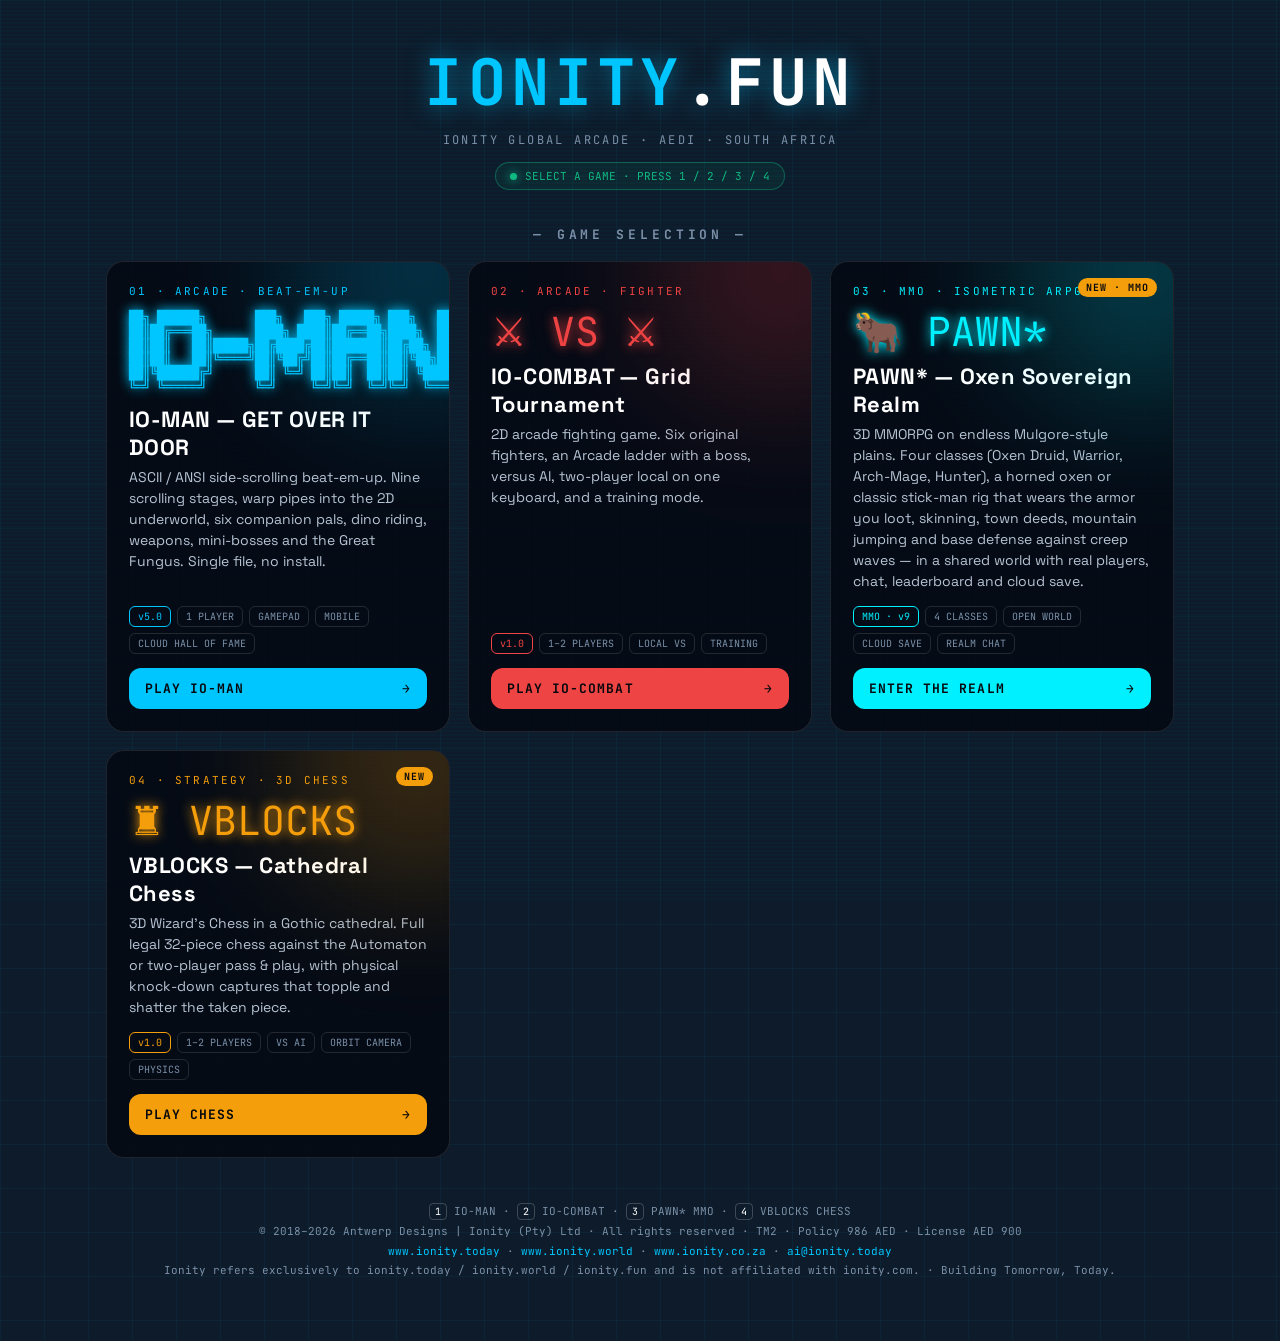
<file: games/index.html>
<!DOCTYPE html>
<!--
=====================================================================================
 IONITY.FUN - GAME SELECTION HUB  |  Document ID: GME-2026-10-011  |  Version: 1.0.0
 Launcher for the Ionity Global arcade: IO-MAN, IO-COMBAT, PAWN* SOVEREIGN REALM MMO
-------------------------------------------------------------------------------------
 Author: Johan Wilhelm van Antwerp | Ionity (Pty) Ltd | AEDI (Antwerp Ecosystems Designs Ionity)
 ORCID: 0009-0005-7181-0347 | Established 2018 | Centurion, Gauteng, South Africa
 Governance: Policy 986 AED | License: AED 900 | CC BY-NC-SA 4.0 where stated
 (c) 2018-2026 Antwerp Designs | Ionity (Pty) Ltd - All Rights Reserved - TM2
 Web: https://www.ionity.today | https://www.ionity.world | Ref: https://www.ionity.co.za | Play: https://ionity.fun
 Contact: ai@ionity.today | Classification: PUBLIC | Generated: 2026-10-14 SAST | Generator: AEDI GME pipeline (Claude Cowork)
 Building Tomorrow, Today.  |  Anything is Possible with God.
=====================================================================================
-->
<html lang="en">
<head>
<meta charset="utf-8">
<meta name="viewport" content="width=device-width, initial-scale=1, viewport-fit=cover">
<title>IONITY.FUN — Game Selection</title>
<meta name="description" content="ionity.fun — the Ionity Global arcade. Pick your game: IO-MAN (ASCII beat-em-up), IO-COMBAT (2D fighter) PAWN* Sovereign Realm (isometric .IO MMO ARPG with cloud sync) or VBLOCKS Cathedral Chess (3D wizard's chess).">
<meta name="author" content="Johan Wilhelm van Antwerp">
<meta name="theme-color" content="#0d1b2a">
<meta name="copyright" content="© 2018–2026 Antwerp Designs | Ionity (Pty) Ltd. All rights reserved.">
<meta name="dc.identifier" content="GME-2026-10-011">
<link rel="canonical" href="https://www.ionity.fun/games/">
<meta property="og:type" content="website">
<meta property="og:title" content="IONITY.FUN — Game Selection">
<meta property="og:description" content="Four free browser games by Ionity Global: IO-MAN, IO-COMBAT, PAWN* Sovereign Realm MMO and VBLOCKS Cathedral Chess.">
<meta property="og:url" content="https://www.ionity.fun/games/">
<meta property="og:image" content="https://www.ionity.fun/banners/ioman_og_1200x630.png">
<meta name="twitter:card" content="summary_large_image">
<link rel="icon" href="data:image/svg+xml,%3Csvg xmlns=%27http://www.w3.org/2000/svg%27 viewBox=%270 0 64 64%27%3E%3Crect width=%2764%27 height=%2764%27 rx=%2710%27 fill=%27%230d1b2a%27/%3E%3Ctext x=%2732%27 y=%2743%27 font-family=%27monospace%27 font-size=%2730%27 font-weight=%27700%27 fill=%27%2300c6ff%27 text-anchor=%27middle%27%3EIO%3C/text%3E%3Crect x=%2710%27 y=%2750%27 width=%2744%27 height=%274%27 fill=%27%2300c6ff%27/%3E%3C/svg%3E">
<link rel="preconnect" href="https://fonts.googleapis.com"><link rel="preconnect" href="https://fonts.gstatic.com" crossorigin>
<link href="https://fonts.googleapis.com/css2?family=JetBrains+Mono:wght@400;700&family=Space+Grotesk:wght@500;700&display=swap" rel="stylesheet">
<style>
  :root { --bg:#0d1b2a; --cy:#00c6ff; --cy2:#00F0FF; --gold:#F59E0B; --green:#10B981; --red:#EF4444; --txt:#E2E8F0; --dim:#7a90a8; }
  * { box-sizing:border-box; }
  html,body { margin:0; min-height:100%; background:var(--bg); color:var(--txt); font-family:'Space Grotesk','Segoe UI',sans-serif; }
  body { background-image: linear-gradient(to right, rgba(0,198,255,.05) 1px, transparent 1px), linear-gradient(to bottom, rgba(0,198,255,.05) 1px, transparent 1px); background-size:44px 44px; }
  .scan { position:fixed; inset:0; pointer-events:none; background:linear-gradient(to bottom, transparent 50%, rgba(0,198,255,.025) 51%); background-size:100% 4px; z-index:0; }
  main { position:relative; z-index:1; max-width:1100px; margin:0 auto; padding:40px 16px 60px; }
  header { text-align:center; margin-bottom:36px; }
  .wordmark { font-family:'JetBrains Mono',monospace; font-size:clamp(28px,7vw,64px); font-weight:700; letter-spacing:.08em; color:var(--cy); text-shadow:0 0 24px rgba(0,198,255,.55); margin:0; }
  .wordmark span { color:#fff; }
  .tag { font-family:'JetBrains Mono',monospace; font-size:12px; color:var(--dim); letter-spacing:.2em; text-transform:uppercase; margin-top:8px; }
  .status { display:inline-flex; align-items:center; gap:8px; margin-top:14px; padding:6px 14px; border:1px solid rgba(16,185,129,.4); border-radius:999px; font-family:'JetBrains Mono',monospace; font-size:11px; color:var(--green); background:rgba(16,185,129,.08); }
  .status i { width:7px; height:7px; border-radius:50%; background:var(--green); box-shadow:0 0 10px var(--green); animation:pulse 1.6s infinite; }
  @keyframes pulse { 50% { opacity:.35; } }
  h2.sel { font-family:'JetBrains Mono',monospace; font-size:13px; letter-spacing:.3em; color:var(--dim); text-align:center; margin:0 0 18px; }
  .grid { display:grid; grid-template-columns:repeat(auto-fit,minmax(280px,1fr)); gap:18px; }
  .card { position:relative; display:flex; flex-direction:column; min-height:360px; padding:22px; border-radius:18px; border:1px solid rgba(255,255,255,.1); background:rgba(5,9,18,.85); text-decoration:none; color:inherit; overflow:hidden; transition:transform .25s cubic-bezier(.16,1,.3,1), border-color .25s, box-shadow .25s; outline:none; }
  .card:hover, .card:focus-visible { transform:translateY(-6px); }
  .card.ioman { --c:var(--cy); } .card.combat { --c:var(--red); } .card.pawn { --c:var(--cy2); } .card.chess { --c:var(--gold); }
  .card:hover, .card:focus-visible { border-color:var(--c); box-shadow:0 0 40px -8px var(--c), 0 24px 50px rgba(0,0,0,.6); }
  .card .glow { position:absolute; width:260px; height:260px; border-radius:50%; filter:blur(70px); opacity:.22; background:var(--c); top:-120px; right:-100px; pointer-events:none; }
  .num { font-family:'JetBrains Mono',monospace; font-size:11px; color:var(--c); letter-spacing:.2em; }
  .art { font-family:'JetBrains Mono',monospace; font-size:12px; line-height:1.15; color:var(--c); white-space:pre; margin:14px 0 10px; text-shadow:0 0 12px var(--c); }
  .art.big { font-size:40px; line-height:1; }
  .card h3 { margin:0 0 6px; font-size:22px; color:#fff; letter-spacing:.02em; }
  .card p { margin:0; font-size:14px; line-height:1.5; color:#b6c4d4; flex:1; }
  .meta { display:flex; flex-wrap:wrap; gap:6px; margin:14px 0; }
  .meta span { font-family:'JetBrains Mono',monospace; font-size:10px; padding:3px 8px; border-radius:6px; border:1px solid rgba(255,255,255,.12); color:var(--dim); }
  .meta span.hot { color:var(--c); border-color:var(--c); }
  .play { display:flex; align-items:center; justify-content:space-between; padding:12px 16px; border-radius:12px; background:var(--c); color:#06080D; font-family:'JetBrains Mono',monospace; font-weight:700; font-size:13px; letter-spacing:.08em; }
  .card:hover .play { background:#fff; }
  .new { position:absolute; top:16px; right:16px; font-family:'JetBrains Mono',monospace; font-size:10px; padding:3px 8px; border-radius:999px; background:var(--gold); color:#06080D; font-weight:700; letter-spacing:.1em; }
  footer { margin-top:44px; text-align:center; font-family:'JetBrains Mono',monospace; font-size:11px; color:var(--dim); line-height:1.8; }
  footer a { color:var(--cy); text-decoration:none; } footer a:hover { text-decoration:underline; }
  kbd { font-family:'JetBrains Mono',monospace; font-size:10px; padding:1px 5px; border:1px solid rgba(255,255,255,.2); border-radius:4px; color:#fff; }
</style>
</head>
<body>
<div class="scan"></div>
<main>
  <header>
    <h1 class="wordmark">IONITY<span>.FUN</span></h1>
    <div class="tag">Ionity Global Arcade · AEDI · South Africa</div>
    <div class="status"><i></i> <span id="st">SELECT A GAME · PRESS 1 / 2 / 3 / 4</span></div>
  </header>

  <h2 class="sel">— GAME SELECTION —</h2>
  <div class="grid">
    <a class="card ioman" href="/" data-key="1">
      <div class="glow"></div>
      <div class="num">01 · ARCADE · BEAT-EM-UP</div>
      <div class="art">██╗ ██████╗       ███╗   ███╗ █████╗ ███╗   ██╗
██║██╔═══██╗      ████╗ ████║██╔══██╗████╗  ██║
██║██║   ██║█████╗██╔████╔██║███████║██╔██╗ ██║
██║██║   ██║╚════╝██║╚██╔╝██║██╔══██║██║╚██╗██║
██║╚██████╔╝      ██║ ╚═╝ ██║██║  ██║██║ ╚████║
╚═╝ ╚═════╝       ╚═╝     ╚═╝╚═╝  ╚═╝╚═╝  ╚═══╝</div>
      <h3>IO-MAN — GET OVER IT DOOR</h3>
      <p>ASCII / ANSI side-scrolling beat-em-up. Nine scrolling stages, warp pipes into the 2D underworld, six companion pals, dino riding, weapons, mini-bosses and the Great Fungus. Single file, no install.</p>
      <div class="meta"><span class="hot">v5.0</span><span>1 PLAYER</span><span>GAMEPAD</span><span>MOBILE</span><span>CLOUD HALL OF FAME</span></div>
      <div class="play"><span>PLAY IO-MAN</span><span>→</span></div>
    </a>

    <a class="card combat" href="/combat/" data-key="2">
      <div class="glow"></div>
      <div class="num">02 · ARCADE · FIGHTER</div>
      <div class="art big">⚔ VS ⚔</div>
      <h3>IO-COMBAT — Grid Tournament</h3>
      <p>2D arcade fighting game. Six original fighters, an Arcade ladder with a boss, versus AI, two-player local on one keyboard, and a training mode.</p>
      <div class="meta"><span class="hot">v1.0</span><span>1–2 PLAYERS</span><span>LOCAL VS</span><span>TRAINING</span></div>
      <div class="play"><span>PLAY IO-COMBAT</span><span>→</span></div>
    </a>

    <a class="card pawn" href="/pawn/" data-key="3">
      <div class="glow"></div>
      <div class="new">NEW · MMO</div>
      <div class="num">03 · MMO · ISOMETRIC ARPG</div>
      <div class="art big">🐂 PAWN*</div>
      <h3>PAWN* — Oxen Sovereign Realm</h3>
      <p>3D MMORPG on endless Mulgore-style plains. Four classes (Oxen Druid, Warrior, Arch-Mage, Hunter), a horned oxen or classic stick-man rig that wears the armor you loot, skinning, town deeds, mountain jumping and base defense against creep waves — in a shared world with real players, chat, leaderboard and cloud save.</p>
      <div class="meta"><span class="hot">MMO · v9</span><span>4 CLASSES</span><span>OPEN WORLD</span><span>CLOUD SAVE</span><span>REALM CHAT</span></div>
      <div class="play"><span>ENTER THE REALM</span><span>→</span></div>
    </a>
    <a class="card chess" href="/chess/" data-key="4">
      <div class="glow"></div>
      <div class="new">NEW</div>
      <div class="num">04 · STRATEGY · 3D CHESS</div>
      <div class="art big">♜ VBLOCKS</div>
      <h3>VBLOCKS — Cathedral Chess</h3>
      <p>3D Wizard's Chess in a Gothic cathedral. Full legal 32-piece chess against the Automaton or two-player pass &amp; play, with physical knock-down captures that topple and shatter the taken piece.</p>
      <div class="meta"><span class="hot">v1.0</span><span>1–2 PLAYERS</span><span>VS AI</span><span>ORBIT CAMERA</span><span>PHYSICS</span></div>
      <div class="play"><span>PLAY CHESS</span><span>→</span></div>
    </a>
  </div>

  <footer>
    <div><kbd>1</kbd> IO-MAN · <kbd>2</kbd> IO-COMBAT · <kbd>3</kbd> PAWN* MMO · <kbd>4</kbd> VBLOCKS CHESS</div>
    <div>© 2018–2026 Antwerp Designs | Ionity (Pty) Ltd · All rights reserved · TM2 · Policy 986 AED · License AED 900</div>
    <div><a href="https://www.ionity.today">www.ionity.today</a> · <a href="https://www.ionity.world">www.ionity.world</a> · <a href="https://www.ionity.co.za">www.ionity.co.za</a> · <a href="mailto:ai@ionity.today">ai@ionity.today</a></div>
    <div>Ionity refers exclusively to ionity.today / ionity.world / ionity.fun and is not affiliated with ionity.com. · Building Tomorrow, Today.</div>
  </footer>
</main>
<script>
  const cards = [...document.querySelectorAll('.card')];
  addEventListener('keydown', e => { const c = cards.find(x => x.dataset.key === e.key); if (c) location.href = c.getAttribute('href'); });
  const st = document.getElementById('st');
  cards.forEach(c => { c.addEventListener('mouseenter', () => st.textContent = 'LOADING TARGET: ' + c.querySelector('h3').textContent.toUpperCase()); c.addEventListener('mouseleave', () => st.textContent = 'SELECT A GAME · PRESS 1 / 2 / 3 / 4'); });
</script>
</body>
</html>
</file>
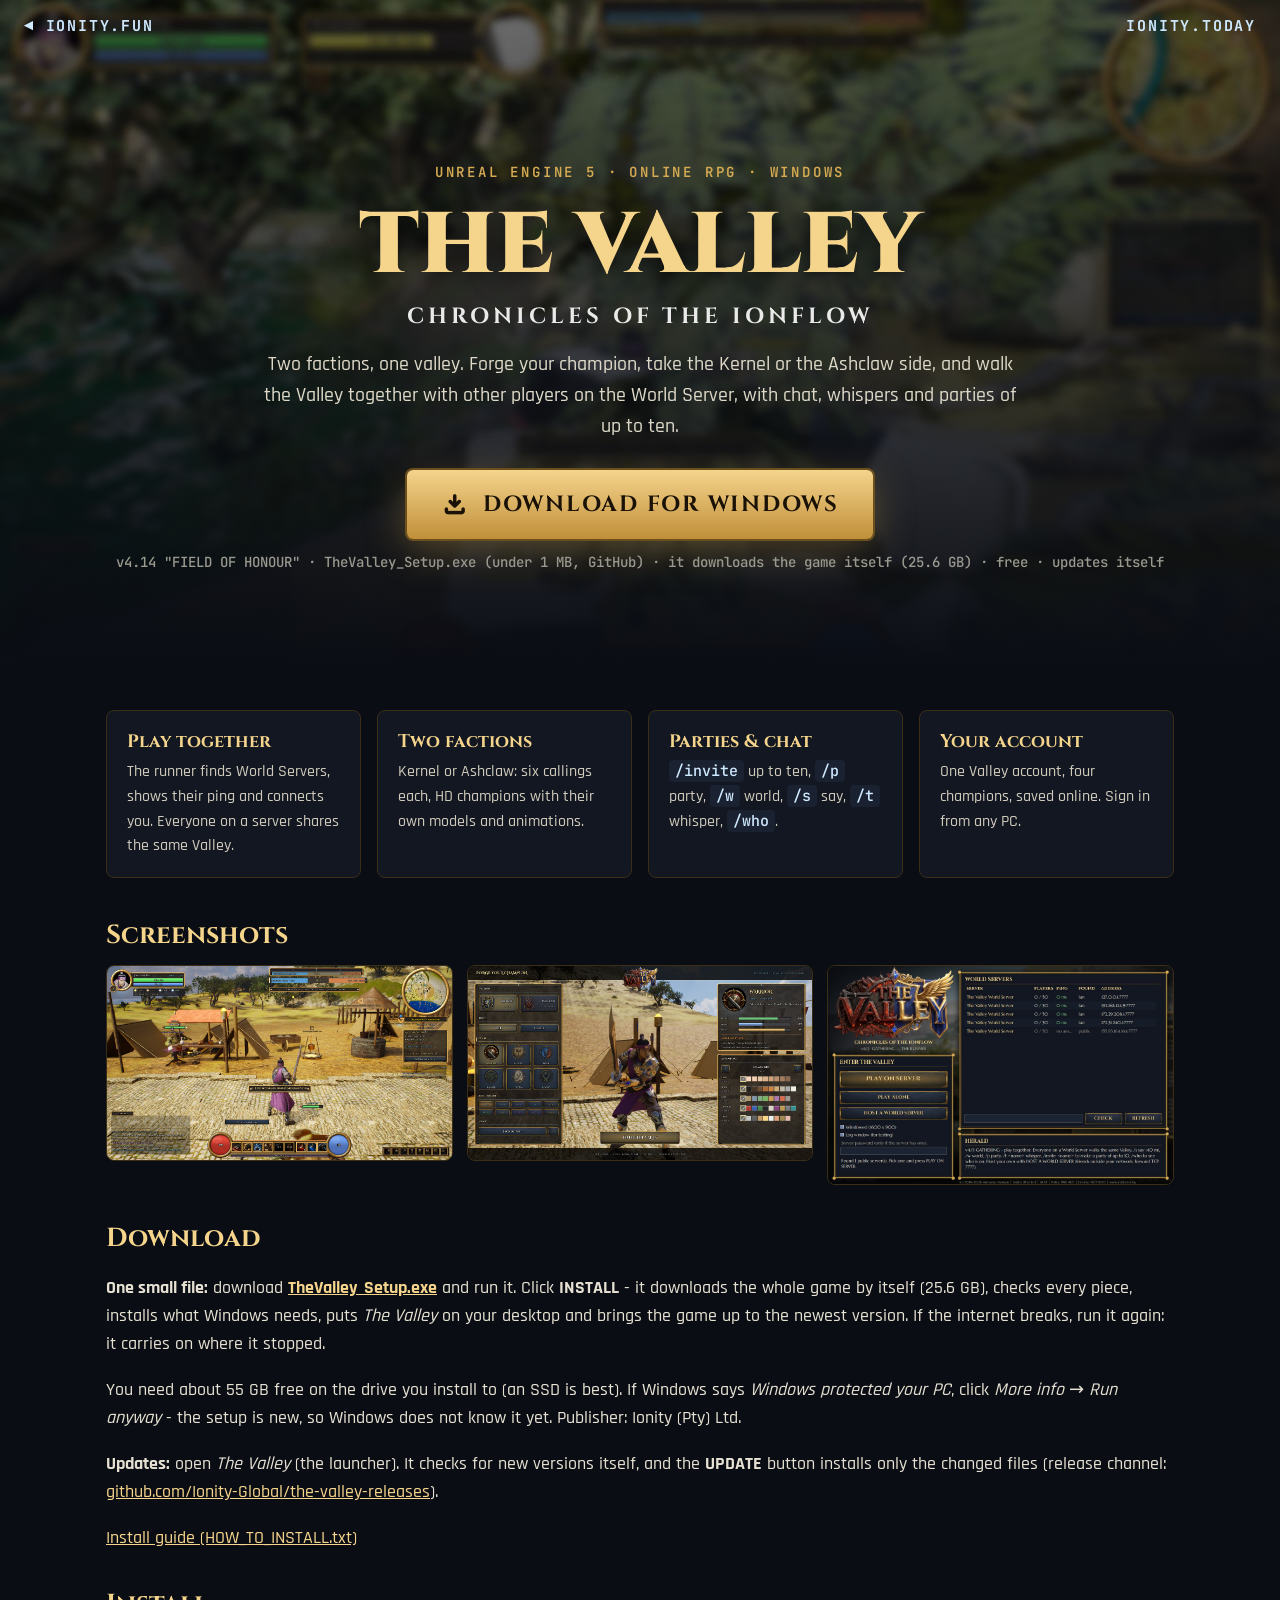
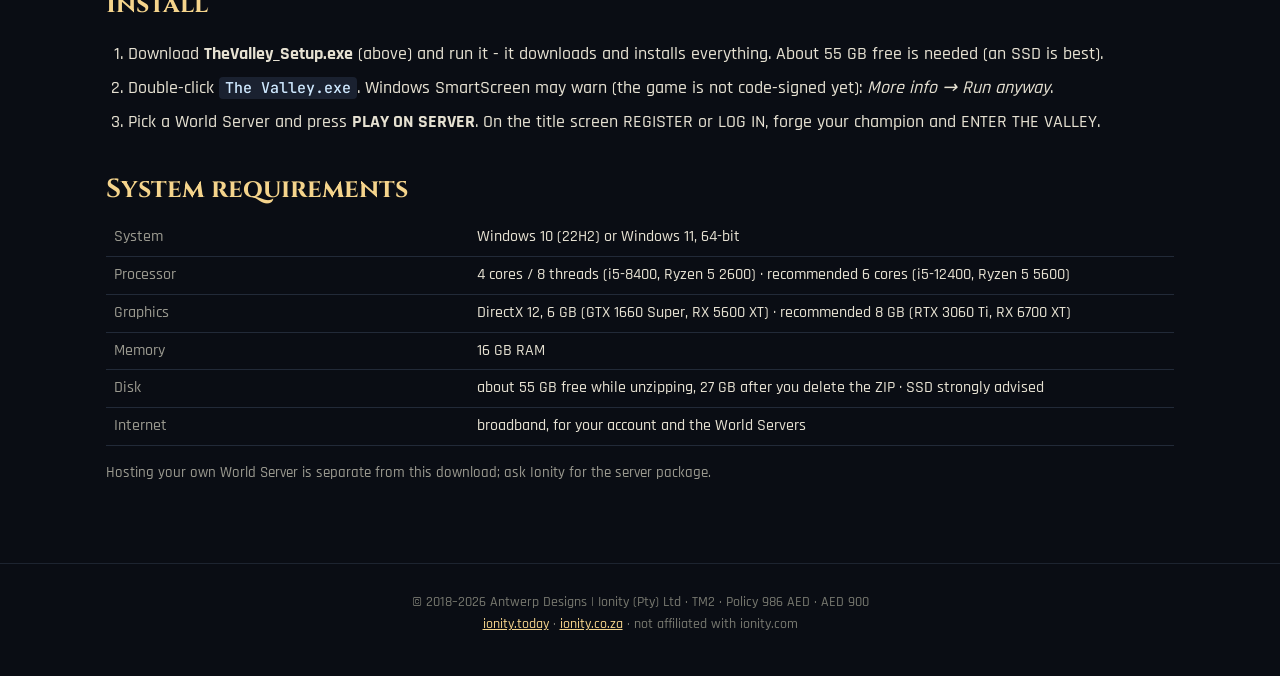
<file: valley/index.html>
<!doctype html>
<html lang="en">
<head>
<meta charset="utf-8">
<meta name="viewport" content="width=device-width,initial-scale=1">
<title>The Valley — Download · IONITY.FUN</title>
<meta name="description" content="THE VALLEY — Chronicles of the Ionflow. An Unreal Engine 5 online RPG by Ionity. Download the Windows client and play together on the Valley World Server.">
<meta property="og:title" content="THE VALLEY — Chronicles of the Ionflow">
<meta property="og:description" content="Unreal Engine 5 online RPG by Ionity. Free Windows download.">
<meta property="og:image" content="https://www.ionity.fun/games/art/valley.jpg">
<link rel="canonical" href="https://www.ionity.fun/valley/">
<link rel="preconnect" href="https://fonts.googleapis.com"><link rel="preconnect" href="https://fonts.gstatic.com" crossorigin>
<link href="https://fonts.googleapis.com/css2?family=Cinzel:wght@700;900&family=Rajdhani:wght@500;600;700&family=JetBrains+Mono:wght@500&display=swap" rel="stylesheet">
<link href="https://fonts.googleapis.com/css2?family=Material+Symbols+Rounded:opsz,wght,FILL,GRAD@24,500,1,0" rel="stylesheet">
<style>
  :root { --ink:#0a0d14; --panel:#121721; --gold:#d6aa52; --gold-hi:#f5d48c; --txt:#e6e1d2; --dim:#9a998f; --blue:#5aa8ff; }
  * { box-sizing:border-box; }
  html, body { margin:0; background:var(--ink); color:var(--txt); font:500 18px/1.55 Rajdhani, system-ui, sans-serif; }
  a { color:var(--gold-hi); }
  .ms { font-family:'Material Symbols Rounded'; font-size:1.25em; vertical-align:-.22em; }
  .hero { position:relative; min-height:78vh; display:grid; place-items:center; text-align:center; padding:96px 16px 64px;
          background:linear-gradient(180deg, rgba(10,13,20,.15), var(--ink) 96%), url('valley_hero.jpg') center/cover no-repeat; }
  .top { position:absolute; top:0; left:0; right:0; display:flex; justify-content:space-between; align-items:center; padding:16px 24px; }
  .top a { text-decoration:none; font:700 15px 'JetBrains Mono', monospace; letter-spacing:.12em; color:#cfe9ff; }
  .tag { font:600 14px 'JetBrains Mono', monospace; letter-spacing:.2em; color:var(--gold); text-transform:uppercase; }
  h1 { font:900 clamp(40px, 7vw, 86px)/1 Cinzel, serif; margin:.25em 0 .15em; color:var(--gold-hi); text-shadow:0 4px 30px #000; }
  .sub { font:700 clamp(16px, 2.2vw, 22px) Cinzel, serif; letter-spacing:.18em; color:#fff; opacity:.9; }
  .lead { max-width:760px; margin:18px auto 28px; font-size:20px; color:#ddd8c8; }
  .dl { display:inline-flex; align-items:center; gap:12px; padding:18px 34px; border-radius:6px; text-decoration:none;
        font:700 22px Cinzel, serif; letter-spacing:.08em; color:#1a1206; background:linear-gradient(180deg, #f5d48c, #c08f3a);
        box-shadow:0 0 0 2px #6b4f1d, 0 10px 40px rgba(214,170,82,.35); }
  .dl:hover { filter:brightness(1.08); }
  .meta { margin-top:14px; font:500 14px 'JetBrains Mono', monospace; color:var(--dim); }
  main { max-width:1100px; margin:0 auto; padding:0 16px 64px; }
  .grid { display:grid; grid-template-columns:repeat(auto-fit, minmax(240px, 1fr)); gap:16px; margin:8px 0 40px; }
  .card { background:var(--panel); border:1px solid #3a2e17; border-radius:8px; padding:18px 20px; }
  .card h3 { margin:0 0 6px; font:700 18px Cinzel, serif; color:var(--gold-hi); }
  .card p { margin:0; color:#cfcabb; font-size:16px; }
  h2 { font:700 26px Cinzel, serif; color:var(--gold-hi); margin:36px 0 12px; }
  .shots { display:grid; grid-template-columns:repeat(auto-fit, minmax(300px, 1fr)); gap:14px; }
  .shots img { width:100%; border-radius:8px; border:1px solid #3a2e17; display:block; }
  ol { padding-left:22px; } li { margin:6px 0; }
  code { font:500 15px 'JetBrains Mono', monospace; background:#1a2130; padding:1px 6px; border-radius:4px; color:#cfe9ff; }
  table { width:100%; border-collapse:collapse; font-size:16px; } td { padding:6px 8px; border-bottom:1px solid #222a38; } td:first-child { color:var(--dim); width:34%; }
  footer { text-align:center; color:#77786f; font-size:14px; padding:28px 16px 40px; border-top:1px solid #1d2430; }
</style>
</head>
<body>
<section class="hero">
  <div class="top"><a href="/">◀ IONITY.FUN</a><a href="https://www.ionity.today" target="_blank" rel="noopener">IONITY.TODAY</a></div>
  <div>
    <div class="tag">Unreal Engine 5 · Online RPG · Windows</div>
    <h1>THE VALLEY</h1>
    <div class="sub">CHRONICLES OF THE IONFLOW</div>
    <p class="lead">Two factions, one valley. Forge your champion, take the Kernel or the Ashclaw side, and walk the Valley together with other players on the World Server, with chat, whispers and parties of up to ten.</p>
    <a class="dl" id="dl" href="https://github.com/Ionity-Global/the-valley-releases/releases/latest/download/TheValley_Setup.exe" target="_blank" rel="noopener"><span class="ms">download</span>DOWNLOAD FOR WINDOWS</a>
    <div class="meta" id="dlmeta">v4.14 "FIELD OF HONOUR" · TheValley_Setup.exe (under 1 MB, GitHub) · it downloads the game itself (25.6 GB) · free · updates itself</div>
  </div>
</section>
<main>
  <div class="grid">
    <div class="card"><h3>Play together</h3><p>The runner finds World Servers, shows their ping and connects you. Everyone on a server shares the same Valley.</p></div>
    <div class="card"><h3>Two factions</h3><p>Kernel or Ashclaw: six callings each, HD champions with their own models and animations.</p></div>
    <div class="card"><h3>Parties &amp; chat</h3><p><code>/invite</code> up to ten, <code>/p</code> party, <code>/w</code> world, <code>/s</code> say, <code>/t</code> whisper, <code>/who</code>.</p></div>
    <div class="card"><h3>Your account</h3><p>One Valley account, four champions, saved online. Sign in from any PC.</p></div>
  </div>

  <h2>Screenshots</h2>
  <div class="shots">
    <img src="shot_together.jpg" alt="Two players in the same camp of the Valley" loading="lazy">
    <img src="shot_forge.jpg" alt="Forge your champion" loading="lazy">
    <img src="shot_runner.jpg" alt="The Valley runner: World Servers and ping" loading="lazy">
  </div>

  <h2>Download</h2>
  <p><b>One small file:</b> download <a href="https://github.com/Ionity-Global/the-valley-releases/releases/latest/download/TheValley_Setup.exe" target="_blank" rel="noopener"><b>TheValley_Setup.exe</b></a> and run it. Click <b>INSTALL</b> - it downloads the whole game by itself (25.6 GB), checks every piece, installs what Windows needs, puts <i>The Valley</i> on your desktop and brings the game up to the newest version. If the internet breaks, run it again: it carries on where it stopped.</p>
  <p>You need about 55 GB free on the drive you install to (an SSD is best). If Windows says <i>Windows protected your PC</i>, click <i>More info</i> &rarr; <i>Run anyway</i> - the setup is new, so Windows does not know it yet. Publisher: Ionity (Pty) Ltd.</p>
  <p><b>Updates:</b> open <i>The Valley</i> (the launcher). It checks for new versions itself, and the <b>UPDATE</b> button installs only the changed files (release channel: <a href="https://github.com/Ionity-Global/the-valley-releases" target="_blank" rel="noopener">github.com/Ionity-Global/the-valley-releases</a>).</p>
  <p><a href="https://drive.google.com/open?id=1ZQvrCKguXWNNnwHkBtP8XAP2iHAdHmKg" target="_blank" rel="noopener">Install guide (HOW_TO_INSTALL.txt)</a></p>


  <h2>Install</h2>
  <ol>
    <li>Download <b>TheValley_Setup.exe</b> (above) and run it - it downloads and installs everything. About 55 GB free is needed (an SSD is best).</li>
    <li>Double-click <code>The Valley.exe</code>. Windows SmartScreen may warn (the game is not code-signed yet): <i>More info → Run anyway</i>.</li>
    <li>Pick a World Server and press <b>PLAY ON SERVER</b>. On the title screen REGISTER or LOG IN, forge your champion and ENTER THE VALLEY.</li>
  </ol>

  <h2>System requirements</h2>
  <table>
    <tr><td>System</td><td>Windows 10 (22H2) or Windows 11, 64-bit</td></tr>
    <tr><td>Processor</td><td>4 cores / 8 threads (i5-8400, Ryzen 5 2600) · recommended 6 cores (i5-12400, Ryzen 5 5600)</td></tr>
    <tr><td>Graphics</td><td>DirectX 12, 6 GB (GTX 1660 Super, RX 5600 XT) · recommended 8 GB (RTX 3060 Ti, RX 6700 XT)</td></tr>
    <tr><td>Memory</td><td>16 GB RAM</td></tr>
    <tr><td>Disk</td><td>about 55 GB free while unzipping, 27 GB after you delete the ZIP · SSD strongly advised</td></tr>
    <tr><td>Internet</td><td>broadband, for your account and the World Servers</td></tr>
  </table>
  <p style="color:var(--dim);font-size:15px">Hosting your own World Server is separate from this download; ask Ionity for the server package.</p>
</main>
<footer>© 2018–2026 Antwerp Designs | Ionity (Pty) Ltd · TM2 · Policy 986 AED · AED 900<br>
  <a href="https://www.ionity.today">ionity.today</a> · <a href="https://www.ionity.co.za">ionity.co.za</a> · not affiliated with ionity.com</footer>
</body>
</html>
</file>
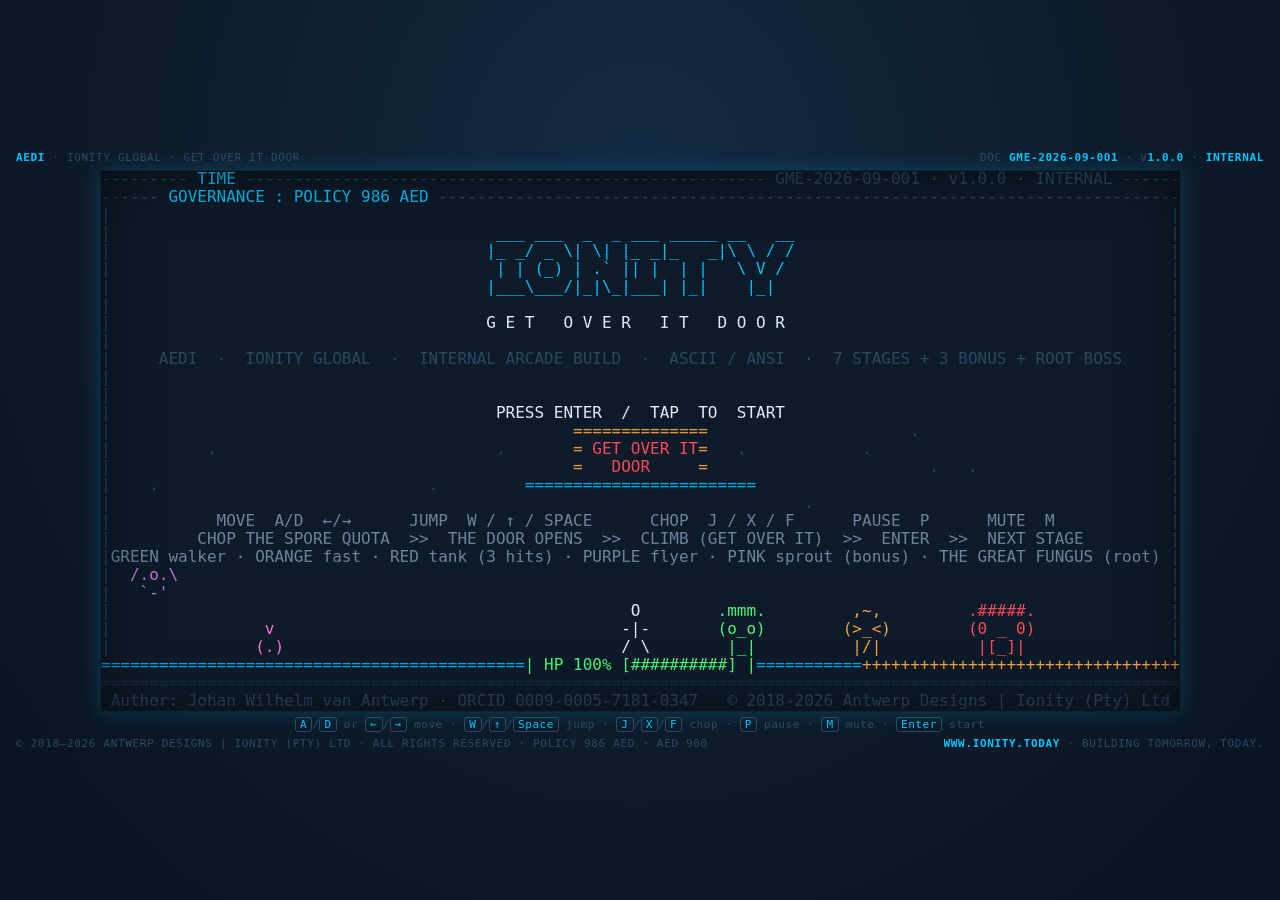
<file: v1/IONITY_GET_OVER_IT_DOOR.html>
<!DOCTYPE html>
<!--
=====================================================================================
 IONITY - GET OVER IT DOOR  |  Document ID: GME-2026-09-001  |  Version: 1.0.0
 ASCII / ANSI arcade - single-file HTML5 canvas build - INTERNAL USE
-------------------------------------------------------------------------------------
 Author: Johan Wilhelm van Antwerp | Ionity (Pty) Ltd | AEDI (Antwerp Ecosystems Designs Ionity)
 ORCID: 0009-0005-7181-0347 | Established 2018 | Centurion, Gauteng, South Africa
 Governance: Policy 986 AED | License: AED 900 (Hardware & Software) | CC BY-NC-SA 4.0 where stated
 (c) 2018-2026 Antwerp Designs | Ionity (Pty) Ltd - All Rights Reserved
 Web: https://www.ionity.today | https://www.ionity.world | Ref: https://www.ionity.co.za
 Contact: ai@ionity.today | info@ionity.today
 Classification: INTERNAL | Generated: 2026-09-29 SAST | Generator: AEDI GME pipeline (Claude Cowork)
-------------------------------------------------------------------------------------
 Building Tomorrow, Today.  |  Anything is Possible with God.
=====================================================================================
-->
<html lang="en">
<head>
<meta charset="utf-8">
<meta name="viewport" content="width=device-width, initial-scale=1">
<title>IONITY — GET OVER IT DOOR</title>
<meta name="author" content="Johan Wilhelm van Antwerp">
<meta name="description" content="IONITY — GET OVER IT DOOR. AEDI internal ASCII/ANSI arcade: chop the evil mushrooms, open the door, get over it. 7 stages + 3 bonus stages, boss fight, run-data (DTA) export. Single-file HTML5.">
<meta name="keywords" content="Ionity, AEDI, Antwerp Designs, ASCII game, ANSI, HTML5 canvas, arcade, internal, Policy 986 AED">
<meta name="theme-color" content="#00c6ff">
<meta name="generator" content="AEDI GME pipeline (Claude Cowork)">
<meta name="copyright" content="© 2018–2026 Antwerp Designs | Ionity (Pty) Ltd. All rights reserved.">
<meta name="dc.identifier" content="GME-2026-09-001">
<meta name="dc.creator" content="Johan Wilhelm van Antwerp">
<meta name="dc.publisher" content="Ionity (Pty) Ltd">
<meta name="dc.rights" content="Policy 986 AED | AED 900">
<meta name="classification" content="INTERNAL">
<meta name="robots" content="noindex,nofollow">
<style>
  :root{
    --bg:#0d1b2a; --bg2:#081220; --cyan:#00c6ff; --cyan2:#00BFFF; --dim:#2b4a63; --dim2:#1a3149;
    --white:#e6f7ff; --green:#4cff7a; --orange:#ffa640; --red:#ff4d5e; --purple:#c678dd; --yellow:#ffe066;
    --mono:"Cascadia Mono","Consolas","DejaVu Sans Mono","Menlo","Liberation Mono","Courier New",monospace;
  }
  *{box-sizing:border-box}
  html,body{margin:0;height:100%;background:var(--bg);color:var(--white);font-family:var(--mono);overflow:hidden}
  body{display:flex;flex-direction:column;align-items:center;justify-content:center;gap:6px;padding:8px 16px;
       background:radial-gradient(ellipse at 50% 20%,#122a42 0%,var(--bg) 55%,var(--bg2) 100%)}
  #bar-top,#bar-bot{width:100%;max-width:1400px;display:flex;justify-content:space-between;gap:12px;
       font-size:11px;letter-spacing:.06em;color:var(--dim);text-transform:uppercase;white-space:nowrap;overflow:hidden}
  #bar-top b,#bar-bot b{color:var(--cyan);font-weight:600}
  #bar-top span,#bar-bot span{overflow:hidden;text-overflow:ellipsis}
  #wrap{position:relative;line-height:0;filter:drop-shadow(0 0 10px rgba(0,198,255,.22));max-width:100%}
  canvas{display:block;max-width:100%;height:auto;background:var(--bg);border:1px solid var(--dim2);border-radius:4px;
         image-rendering:pixelated}
  #wrap::after{content:"";position:absolute;inset:0;pointer-events:none;border-radius:4px;
     background:repeating-linear-gradient(0deg,rgba(0,0,0,.18) 0 1px,transparent 1px 3px);
     mix-blend-mode:multiply;opacity:.55}
  #wrap::before{content:"";position:absolute;inset:0;pointer-events:none;border-radius:4px;
     box-shadow:inset 0 0 60px rgba(0,0,0,.55)}
  #dta{display:none;background:rgba(8,18,32,.92);border:1px solid var(--cyan);border-radius:4px;padding:6px 10px;
       font-size:12px;color:var(--white);width:100%;max-width:1400px;line-height:1.35;align-items:center;gap:10px;flex-wrap:wrap}
  #dta.show{display:flex}
  #dta pre{margin:0;white-space:nowrap;overflow:hidden;text-overflow:ellipsis;color:var(--cyan);flex:1 1 320px}
  #dta .row{display:flex;gap:6px;flex-wrap:wrap}
  button.ion{font-family:var(--mono);background:transparent;color:var(--cyan);border:1px solid var(--cyan);
      border-radius:3px;padding:5px 10px;font-size:12px;letter-spacing:.05em;cursor:pointer}
  button.ion:hover{background:var(--cyan);color:var(--bg)}
  #touch{display:none;position:fixed;inset:auto 0 0 0;padding:6px 10px 10px;gap:8px;justify-content:space-between;z-index:9;
      pointer-events:none}
  #touch .grp{display:flex;gap:8px;pointer-events:auto}
  #touch button{font-family:var(--mono);width:64px;height:54px;border-radius:8px;border:1px solid var(--cyan);
      background:rgba(13,27,42,.75);color:var(--cyan);font-size:14px;user-select:none;-webkit-user-select:none;touch-action:none}
  #touch button:active{background:var(--cyan);color:var(--bg)}
  @media (pointer:coarse){#touch{display:flex} body{padding-bottom:78px}}
  #hint{font-size:11px;color:var(--dim);letter-spacing:.05em}
  #hint kbd{color:var(--cyan);border:1px solid var(--dim);border-radius:3px;padding:0 4px;font-family:var(--mono)}
</style>
</head>
<body>
<div id="bar-top">
  <span><b>AEDI</b> · IONITY GLOBAL · GET OVER IT DOOR</span>
  <span>DOC <b>GME-2026-09-001</b> · V<b>1.0.0</b> · <b>INTERNAL</b></span>
</div>
<div id="wrap">
  <canvas id="cv" width="1075" height="552" aria-label="IONITY GET OVER IT DOOR game canvas"></canvas>
</div>
<div id="dta" role="region" aria-label="Run data">
  <pre id="dta-pre"></pre>
  <div class="row">
    <button class="ion" id="b-copy">COPY DTA JSON</button>
    <button class="ion" id="b-dl">DOWNLOAD DTA.JSON</button>
    <button class="ion" id="b-restart">RESTART [R]</button>
  </div>
</div>
<div id="hint">
  <kbd>A</kbd>/<kbd>D</kbd> or <kbd>←</kbd>/<kbd>→</kbd> move · <kbd>W</kbd>/<kbd>↑</kbd>/<kbd>Space</kbd> jump ·
  <kbd>J</kbd>/<kbd>X</kbd>/<kbd>F</kbd> chop · <kbd>P</kbd> pause · <kbd>M</kbd> mute · <kbd>Enter</kbd> start
</div>
<div id="bar-bot">
  <span>© 2018–2026 Antwerp Designs | Ionity (Pty) Ltd · All rights reserved · Policy 986 AED · AED 900</span>
  <span><b>www.ionity.today</b> · Building Tomorrow, Today.</span>
</div>
<div id="touch" aria-hidden="true">
  <div class="grp"><button data-k="ArrowLeft">◄</button><button data-k="ArrowRight">►</button></div>
  <div class="grp"><button data-k="KeyJ">CHOP</button><button data-k="Space">JUMP</button></div>
</div>
<script>
'use strict';
/* =====================================================================================
   IONITY - GET OVER IT DOOR  -  engine core
   Terminal-grid renderer: the whole world is a COLS x ROWS character buffer painted to
   canvas each frame. Everything you see is a glyph. Ionity ANSI palette throughout.
   ===================================================================================== */
const BUILD = { id: 'GME-2026-09-001', version: '1.0.0', title: 'IONITY - GET OVER IT DOOR', classification: 'INTERNAL',
                org: 'Ionity (Pty) Ltd | AEDI', author: 'Johan Wilhelm van Antwerp', governance: 'Policy 986 AED' };

const COLS = 112, ROWS = 30, GROUND = 27;            // GROUND = row of the ===== floor line
const FS = 16, FONT = '"Cascadia Mono","Consolas","DejaVu Sans Mono","Menlo","Liberation Mono","Courier New",monospace';

/* Ionity ANSI palette (LBLUE/LGREEN/ORANGE/RED/PURPLE from the AEDI shell scripts) */
const C = {
  BG: '#0d1b2a', CYAN: '#00c6ff', CYAN2: '#00BFFF', DIM: '#2b4a63', DIM2: '#1a3149', WHITE: '#e6f7ff',
  GREEN: '#4cff7a', ORANGE: '#ffa640', RED: '#ff4d5e', PURPLE: '#c678dd', YELLOW: '#ffe066', PINK: '#ff7ad9',
  GRAY: '#6f8aa3', STAR: '#cfeeff'
};

/* ---------- canvas + grid ---------- */
const cv = document.getElementById('cv');
const ctx = cv.getContext('2d');
let CW = 9.6, CH = Math.round(FS * 1.15);
function setupCanvas() {
  ctx.font = FS + 'px ' + FONT;
  CW = ctx.measureText('M').width;
  cv.width = Math.ceil(COLS * CW);
  cv.height = ROWS * CH;
  ctx.font = FS + 'px ' + FONT;
  ctx.textBaseline = 'top';
}
const grid = { ch: new Array(COLS * ROWS).fill(' '), col: new Array(COLS * ROWS).fill(C.WHITE) };
function gclear() { grid.ch.fill(' '); grid.col.fill(C.WHITE); }
function put(x, y, ch, color) {
  x = Math.round(x); y = Math.round(y);
  if (x < 0 || x >= COLS || y < 0 || y >= ROWS) return;
  const i = y * COLS + x; grid.ch[i] = ch; grid.col[i] = color || C.WHITE;
}
function text(x, y, s, color) { x = Math.round(x); for (let i = 0; i < s.length; i++) put(x + i, y, s[i], color); }
function textC(y, s, color) { text(Math.floor((COLS - s.length) / 2), y, s, color); }
function textR(y, s, color, right) { text((right === undefined ? COLS - 1 : right) - s.length, y, s, color); }
function hline(y, x0, x1, ch, color) { for (let x = x0; x <= x1; x++) put(x, y, ch, color); }
/* sprite: lines[] drawn so the LAST line sits on row yFeet; spaces are transparent */
function sprite(x, yFeet, lines, color) {
  const h = lines.length;
  for (let r = 0; r < h; r++) {
    const line = lines[r], yy = yFeet - (h - 1) + r;
    for (let c = 0; c < line.length; c++) { const ch = line[c]; if (ch !== ' ') put(x + c, yy, ch, color); }
  }
}
function render() {
  ctx.fillStyle = C.BG; ctx.fillRect(0, 0, cv.width, cv.height);
  for (let y = 0; y < ROWS; y++) {
    let start = 0, color = grid.col[y * COLS], run = '';
    for (let x = 0; x <= COLS; x++) {
      const i = y * COLS + x;
      const ch = x < COLS ? grid.ch[i] : null, cc = x < COLS ? grid.col[i] : null;
      if (x === COLS || (cc !== color && ch !== ' ')) {
        if (run.trim().length) { ctx.fillStyle = color; ctx.fillText(run, start * CW, y * CH + 1); }
        start = x; color = cc; run = ch === null ? '' : ch;
      } else run += ch;
    }
  }
}

/* ---------- input ---------- */
const keys = {};
const pressed = [];               // edge-triggered key codes consumed each frame
addEventListener('keydown', e => {
  if (['ArrowUp', 'ArrowDown', 'ArrowLeft', 'ArrowRight', 'Space'].includes(e.code)) e.preventDefault();
  if (!keys[e.code]) pressed.push(e.code);
  keys[e.code] = true;
});
addEventListener('keyup', e => { keys[e.code] = false; });
function down(...codes) { return codes.some(c => keys[c]); }
function hit(code) { return pressed.includes(code); }
/* touch buttons */
document.querySelectorAll('#touch button').forEach(b => {
  const k = b.dataset.k;
  const on = e => { e.preventDefault(); if (!keys[k]) pressed.push(k); keys[k] = true; };
  const off = e => { e.preventDefault(); keys[k] = false; };
  b.addEventListener('pointerdown', on); b.addEventListener('pointerup', off);
  b.addEventListener('pointercancel', off); b.addEventListener('pointerleave', off);
});
cv.addEventListener('pointerdown', () => { pressed.push('Enter'); });

/* ---------- audio: WebAudio blips, no assets ---------- */
let AC = null, muted = false;
function beep(freq, dur, type, vol, slide) {
  if (muted) return;
  try {
    AC = AC || new (window.AudioContext || window.webkitAudioContext)();
    if (AC.state === 'suspended') AC.resume();
    const o = AC.createOscillator(), g = AC.createGain(), t = AC.currentTime;
    o.type = type || 'square';
    o.frequency.setValueAtTime(freq, t);
    if (slide) o.frequency.exponentialRampToValueAtTime(Math.max(30, freq + slide), t + dur);
    g.gain.setValueAtTime(vol || 0.06, t);
    g.gain.exponentialRampToValueAtTime(0.0001, t + dur);
    o.connect(g).connect(AC.destination); o.start(t); o.stop(t + dur + 0.02);
  } catch (e) { /* audio is optional */ }
}
const SFX = {
  chop: () => beep(260, 0.09, 'sawtooth', 0.05, -180),
  hit: () => beep(520, 0.06, 'square', 0.05, 260),
  kill: () => { beep(880, 0.10, 'triangle', 0.07, -420); setTimeout(() => beep(1320, 0.08, 'triangle', 0.05, -300), 40); },
  hurt: () => beep(130, 0.28, 'sawtooth', 0.10, -90),
  jump: () => beep(320, 0.10, 'square', 0.035, 320),
  coin: () => beep(1400, 0.08, 'triangle', 0.06, 400),
  heal: () => { beep(660, 0.1, 'sine', 0.07, 200); setTimeout(() => beep(990, 0.12, 'sine', 0.06, 200), 90); },
  door: () => { [440, 554, 659, 880].forEach((f, i) => setTimeout(() => beep(f, 0.18, 'triangle', 0.07), i * 90)); },
  stage: () => { [523, 659, 784, 1046].forEach((f, i) => setTimeout(() => beep(f, 0.16, 'square', 0.05), i * 80)); },
  boss: () => { [110, 98, 87, 73].forEach((f, i) => setTimeout(() => beep(f, 0.35, 'sawtooth', 0.09), i * 180)); },
  over: () => { [392, 330, 262, 196].forEach((f, i) => setTimeout(() => beep(f, 0.3, 'sawtooth', 0.08), i * 200)); },
  win: () => { [523, 659, 784, 1046, 784, 1046, 1318].forEach((f, i) => setTimeout(() => beep(f, 0.2, 'triangle', 0.08), i * 110)); },
  spore: () => beep(200, 0.15, 'square', 0.04, -120),
};

/* ---------- utils ---------- */
const rnd = (a, b) => a + Math.random() * (b - a);
const rndi = (a, b) => Math.floor(rnd(a, b + 1));
const clamp = (v, a, b) => Math.max(a, Math.min(b, v));
const pick = arr => arr[Math.floor(Math.random() * arr.length)];
function weightedPick(weights) {
  const ks = Object.keys(weights); let tot = 0; ks.forEach(k => tot += weights[k]);
  let r = Math.random() * tot; for (const k of ks) { r -= weights[k]; if (r <= 0) return k; } return ks[ks.length - 1];
}
const pad = (n, w) => String(n).padStart(w, '0');
const mmss = s => pad(Math.floor(s / 60), 2) + ':' + pad(Math.floor(s % 60), 2);
function aabb(a, b) { // entities: x (left col), w, y (feet row), h
  return a.x < b.x + b.w && a.x + a.w > b.x && (a.y - a.h + 1) <= b.y && a.y >= (b.y - b.h + 1);
}

/* ---------- sprites ---------- */
const PLAYER = {
  idle: [' O ', '-|-', '/ \\'],
  run1: [' O ', '-|-', '/ >'],
  run2: [' O ', '-|-', '< \\'],
  jump: ['\\O/', ' | ', '/ \\'],
  atkR: [' O   ', '-|==>', '/ \\  '],
  atkL: ['   O ', '<==|-', '  / \\'],
  hurt: [' X ', '-|-', '/ \\'],
  dead: ['     ', '_O-|-', '  / \\'],
};
const TYPES = {
  normal: { hp: 1, dmg: 12, spd: 1.0, score: 100, color: C.GREEN, w: 5, h: 3,
            art: ['.mmm.', '(o_o)', ' |_| '], alt: ['.mmm.', '(o_o)', ' /_\\ '] },
  fast:   { hp: 1, dmg: 10, spd: 1.9, score: 150, color: C.ORANGE, w: 5, h: 3,
            art: [' ,~, ', '(>_<)', ' /|\\ '], alt: [' ,~, ', '(>_<)', ' |/| '] },
  tank:   { hp: 3, dmg: 20, spd: 0.6, score: 300, color: C.RED, w: 7, h: 3,
            art: ['.#####.', '(0 _ 0)', ' |[_]| '], alt: ['.#####.', '(0 _ 0)', ' /[_]\\ '] },
  flyer:  { hp: 1, dmg: 10, spd: 1.1, score: 200, color: C.PURPLE, w: 5, h: 2, fly: true,
            art: ['\\.o./', ' `-\' '], alt: ['/.o.\\', ' `-\' '] },
  sprout: { hp: 1, dmg: 0, spd: 1.4, score: 40, color: C.PINK, w: 3, h: 2,
            art: [' v ', '(.)'], alt: [' v ', '(,)'] },
};
const BOSS_ART = [
  '        .#######################.        ',
  '     .#############################.     ',
  '   .#################################.   ',
  '  ####   @@    #############    @@   ####',
  '   `###############################\'   ',
  '        |||       |||       |||          ',
  '       (___)     (___)     (___)         ',
];
const BOSS_ART_HIT = BOSS_ART.map(l => l.replace(/#/g, '%').replace(/@/g, 'X'));
const BOSS_W = Math.max(...BOSS_ART.map(l => l.length)), BOSS_H = BOSS_ART.length;

const DOOR_CLOSED = ['==============', '= GET OVER IT=', '=   DOOR     =', '=============='];
const DOOR_OPEN   = ['==============', '=  >> OPEN <<=', '=   ENTER    =', '=============='];
const DOOR_W = 14, DOOR_H = 4;

const BANNER = [
  ' ___ ___  _  _ ___ _____ __   __',
  '|_ _/ _ \\| \\| |_ _|_   _|\\ \\ / /',
  ' | | (_) | .` || |  | |   \\ V / ',
  '|___\\___/|_|\\_|___| |_|    |_|  ',
];
const TROPHY = [
  '   ___________   ',
  '  \'._==_==_=_.\'  ',
  '  .-\\:      /-.  ',
  ' | (|:.     |) | ',
  '  \'-|:.     |-\'  ',
  '    \\::.    /    ',
  '     \'::. .\'     ',
  '       ) (       ',
  '     _.\' \'._     ',
  '    `"""""""`    ',
];

/* ---------- layouts: platform rows (y = row of the ==== surface) ---------- */
function stepsLeft()  { return [{ x: 2, w: 9, y: 24 }, { x: 12, w: 9, y: 21 }, { x: 22, w: 9, y: 18 }, { x: 32, w: 9, y: 15 }]; }
function stepsRight() { return [{ x: 101, w: 9, y: 24 }, { x: 91, w: 9, y: 21 }, { x: 81, w: 9, y: 18 }, { x: 71, w: 9, y: 15 }]; }
const DOOR_PLAT = { x: 44, w: 24, y: 12, door: true };
const LAYOUTS = [
  { name: 'STAIRWAY', plats: [...stepsLeft(), ...stepsRight(), DOOR_PLAT] },
  { name: 'SPLIT',    plats: [{ x: 2, w: 12, y: 23 }, { x: 18, w: 8, y: 19 }, { x: 30, w: 8, y: 15 },
                              { x: 98, w: 12, y: 23 }, { x: 86, w: 8, y: 19 }, { x: 74, w: 8, y: 15 },
                              { x: 46, w: 20, y: 21 }, DOOR_PLAT] },
  { name: 'ISLANDS',  plats: [{ x: 4, w: 7, y: 24 }, { x: 15, w: 7, y: 20 }, { x: 26, w: 7, y: 16 }, { x: 36, w: 6, y: 13 },
                              { x: 101, w: 7, y: 24 }, { x: 90, w: 7, y: 20 }, { x: 79, w: 7, y: 16 }, { x: 70, w: 6, y: 13 },
                              { x: 50, w: 12, y: 19 }, DOOR_PLAT] },
  { name: 'ROOT',     plats: [...stepsLeft(), { x: 6, w: 10, y: 12 }, { x: 20, w: 10, y: 10 }, DOOR_PLAT] },
];
const GROUND_PLAT = { x: 0, w: COLS, y: GROUND, ground: true };

/* ---------- stage table ---------- */
const STAGES = [
  { id: 1, name: 'INIT',        sub: 'System boot - the spores wake up.',           quota: 8,  interval: 2.2, speed: 5.0, types: { normal: 1 },                              sources: ['L', 'R'],           layout: 0 },
  { id: 2, name: 'HANDSHAKE',   sub: 'SHA-256 says no. Fast ones now.',              quota: 12, interval: 1.9, speed: 6.0, types: { normal: 3, fast: 1 },                     sources: ['L', 'R', 'T'],      layout: 0 },
  { bonus: 'COINS',  name: 'SPORE COIN RAIN', sub: 'Catch $ and @ for 20 seconds. Nothing bites.', time: 20, layout: 1 },
  { id: 3, name: 'FIREWALL',    sub: 'Tanks incoming - three chops each.',           quota: 15, interval: 1.7, speed: 6.5, types: { normal: 3, fast: 2, tank: 1 },            sources: ['L', 'R', 'T', 'G'], layout: 1 },
  { id: 4, name: 'GOVERNANCE',  sub: 'Policy 986 AED. Flyers ignore gravity.',       quota: 18, interval: 1.5, speed: 7.0, types: { normal: 3, fast: 2, tank: 1, flyer: 2 }, sources: ['L', 'R', 'T', 'G'], layout: 1 },
  { bonus: 'FRENZY', name: 'CHOP FRENZY',     sub: 'Sprouts everywhere. Harmless. Chop for combo points, 15 seconds.', time: 15, layout: 2 },
  { id: 5, name: 'ENCRYPTION',  sub: 'Everything, everywhere, all at once.',         quota: 22, interval: 1.3, speed: 7.5, types: { normal: 3, fast: 3, tank: 2, flyer: 2 }, sources: ['L', 'R', 'T', 'G'], layout: 2 },
  { id: 6, name: 'EDGE NODE',   sub: 'Low power, high pressure.',                    quota: 26, interval: 1.1, speed: 8.5, types: { normal: 2, fast: 3, tank: 3, flyer: 3 }, sources: ['L', 'R', 'T', 'G'], layout: 2 },
  { bonus: 'SHRINE', name: 'HP SHRINE',       sub: 'Catch + to heal, * for score. 15 seconds.', time: 15, layout: 0 },
  { id: 7, name: 'ROOT',        sub: 'THE GREAT FUNGUS. Chop it until it drops.',    quota: 1,  interval: 4.5, speed: 6.0, types: { normal: 2, fast: 1 },                     sources: ['T'],                layout: 3, boss: true },
];
const MAIN_STAGE_COUNT = STAGES.filter(s => s.id).length;
/* =====================================================================================
   game state
   ===================================================================================== */
const PSPEED = 24, JUMP = -17, GRAV = 42, TERM = 34;
let state = 'title';                  // title | card | play | pause | over | win
let stageIdx = 0, stage = null, layout = null, plats = [];
let player = null, enemies = [], parts = [], pickups = [], shots = [], boss = null, door = null, stars = [];
let runT = 0, stageT = 0, spawnT = 0, spawned = 0, kills = 0, combo = 0, comboT = 0, score = 0, bonusScore = 0, bonusT = 0;
let pickT = 0, pickT2 = 0, card = null, shake = 0, noiseT = 0, uid = 0, titleT = 0, best = null, dta = null;
let stageDmg = 0, stageKills = 0, stageScore0 = 0;

try { best = JSON.parse(localStorage.getItem('ionity_god_best') || 'null'); } catch (e) { best = null; }
function saveBest() {
  try {
    const cur = { score, stage: stage && stage.id ? stage.id : (stageIdx + 1), date: new Date().toISOString().slice(0, 10) };
    if (!best || cur.score > best.score) { best = cur; localStorage.setItem('ionity_god_best', JSON.stringify(best)); }
  } catch (e) { /* storage optional */ }
}

function newDTA() {
  return { build: BUILD, startedAt: new Date().toISOString(), endedAt: null, result: 'IN_PROGRESS', durationSec: 0,
           score: 0, maxCombo: 0, chops: 0, hits: 0, accuracyPct: 0, jumps: 0, dmgTaken: 0, healed: 0, coins: 0,
           kills: { normal: 0, fast: 0, tank: 0, flyer: 0, sprout: 0, boss: 0 }, stages: [], stagesReached: 0 };
}
function finalizeDTA(result) {
  dta.endedAt = new Date().toISOString(); dta.result = result; dta.durationSec = Math.round(runT * 10) / 10;
  dta.score = score; dta.accuracyPct = dta.chops ? Math.round(100 * dta.hits / dta.chops) : 0;
  dta.stagesReached = stage && stage.id ? stage.id : dta.stagesReached;
  saveBest();
}
function dtaLines() {
  const k = dta.kills, L = [];
  L.push(`RESULT ${dta.result}   TIME ${mmss(runT)}   SCORE ${pad(score, 7)}`);
  L.push(`KILLS  normal ${pad(k.normal, 2)}  fast ${pad(k.fast, 2)}  tank ${pad(k.tank, 2)}  flyer ${pad(k.flyer, 2)}  sprout ${pad(k.sprout, 2)}  boss ${k.boss}`);
  L.push(`CHOPS ${pad(dta.chops, 3)}  HITS ${pad(dta.hits, 3)}  ACC ${pad(dta.chops ? Math.round(100 * dta.hits / dta.chops) : 0, 3)}%  JUMPS ${pad(dta.jumps, 3)}  MAXCOMBO x${dta.maxCombo}`);
  L.push(`DMG TAKEN ${pad(dta.dmgTaken, 3)}  HEALED ${pad(dta.healed, 3)}  COINS ${pad(dta.coins, 3)}  STAGES CLEARED ${dta.stages.length}`);
  return L;
}

/* ---------- run / stage lifecycle ---------- */
function newRun() {
  dta = newDTA(); score = 0; runT = 0; combo = 0; comboT = 0; stageIdx = 0;
  player = { x: 54, y: GROUND - 1, w: 3, h: 3, vx: 0, vy: 0, facing: 1, onGround: true, hp: 100, inv: 0, atk: 0, atkCd: 0,
             atkHits: new Set(), knock: 0, anim: 0 };
  document.getElementById('dta').classList.remove('show');
  loadStage(0);
}
function loadStage(i) {
  stageIdx = i; stage = STAGES[i]; layout = LAYOUTS[stage.layout]; plats = [GROUND_PLAT, ...layout.plats];
  enemies = []; parts = []; pickups = []; shots = []; boss = null;
  door = { x: DOOR_PLAT.x + 5, y: DOOR_PLAT.y, w: DOOR_W, h: DOOR_H, open: false, t: 0 };
  stageT = 0; spawnT = 1.2; spawned = 0; kills = 0; bonusT = stage.time || 0; bonusScore = 0; pickT = 0; pickT2 = 0;
  stageDmg = 0; stageKills = 0; stageScore0 = score;
  player.x = 54; player.y = GROUND - 1; player.vx = 0; player.vy = 0; player.onGround = true; player.knock = 0;
  stars = []; for (let s = 0; s < 46; s++) stars.push({ x: rndi(1, COLS - 2), y: rndi(3, GROUND - 6), seed: Math.random() });
  if (stage.boss) { boss = { x: 66, y: GROUND - 1, w: BOSS_W, h: BOSS_H, hp: 40, maxhp: 40, dir: -1, spawnT: 3, shootT: 2.5, flash: 0, dead: false, t: 0 }; }
  if (stage.id) dta.stagesReached = stage.id;
  const head = stage.bonus ? `BONUS STAGE  ·  ${stage.name}` : `STAGE ${stage.id} / ${MAIN_STAGE_COUNT}  ·  ${stage.name}`;
  const foot = stage.bonus ? `TIMER ${stage.time}s  ·  LAYOUT ${layout.name}` : stage.boss ? `BOSS  ·  LAYOUT ${layout.name}` : `QUOTA ${stage.quota} SPORES  ·  LAYOUT ${layout.name}`;
  showCard([head, '', stage.sub, '', foot, '', stage.boss ? '>> IT IS BIG. HIT AND RUN. <<' : 'CHOP THE QUOTA  >>  DOOR OPENS  >>  GET OVER IT  >>  ENTER'], 2.4, 'play', stage.boss ? C.RED : C.CYAN);
  noiseT = 0.35; if (stage.boss) SFX.boss(); else SFX.stage();
}
function showCard(lines, t, next, color) { card = { lines, t, next, color: color || C.CYAN }; state = 'card'; }
function stageClear() {
  const timeBonus = Math.max(0, Math.round((90 - stageT) * 10));
  score += timeBonus;
  dta.stages.push({ id: stage.id || null, type: stage.bonus ? 'BONUS' : (stage.boss ? 'BOSS' : 'MAIN'), name: stage.name,
                    timeSec: Math.round(stageT * 10) / 10, kills: stageKills, dmgTaken: stageDmg, score: score - stageScore0, timeBonus });
  const last = stageIdx >= STAGES.length - 1;
  showCard([`STAGE ${stage.id} CLEAR  ·  ${stage.name}`, '', `TIME ${mmss(stageT)}   SPORES ${stageKills}   DMG TAKEN ${stageDmg}`, `TIME BONUS +${timeBonus}`, '',
            last ? 'ROOT ACCESS GRANTED' : 'GET OVER IT.  NEXT DOOR LOADING...'], 2.2, last ? 'win' : 'next', C.GREEN);
  SFX.stage();
}
function bonusClear() {
  dta.stages.push({ id: null, type: 'BONUS', name: stage.name, timeSec: stage.time, kills: stageKills, dmgTaken: 0, score: bonusScore, timeBonus: 0 });
  showCard([`BONUS COMPLETE  ·  ${stage.name}`, '', `BONUS SCORE +${bonusScore}`, '', 'BACK TO WORK.'], 2.0, 'next', C.YELLOW);
  SFX.stage();
}
function gameOver() {
  state = 'over'; finalizeDTA('HALTED_HP0'); SFX.over(); showDTA();
}
function winGame() {
  state = 'win'; finalizeDTA('ROOT_ACCESS_GRANTED'); SFX.win(); showDTA();
}
function showDTA() {
  const el = document.getElementById('dta'); el.classList.add('show');
  document.getElementById('dta-pre').textContent = `DTA · ${dta.result} · SCORE ${score} · ${mmss(runT)} · ${dta.stages.length} stages · ${dta.startedAt}`;
}
document.getElementById('b-copy').onclick = () => { try { navigator.clipboard.writeText(JSON.stringify(dta, null, 2)); } catch (e) { } };
document.getElementById('b-dl').onclick = () => {
  const blob = new Blob([JSON.stringify(dta, null, 2)], { type: 'application/json' });
  const a = document.createElement('a'); a.href = URL.createObjectURL(blob);
  a.download = `IONITY_GOD_DTA_${dta.startedAt.replace(/[:.]/g, '-')}.json`; a.click(); setTimeout(() => URL.revokeObjectURL(a.href), 500);
};
document.getElementById('b-restart').onclick = () => newRun();

/* ---------- physics ---------- */
function applyGravity(e, dt, g, term) {
  e.vy = Math.min(e.vy + (g || GRAV) * dt, term || TERM);
  const ny = e.y + e.vy * dt;
  if (e.vy >= 0) {
    let landed = false;
    for (const pl of plats) {
      if (e.x + e.w > pl.x && e.x < pl.x + pl.w) {
        const top = pl.y - 1;
        if (e.y <= top + 0.001 && ny >= top) { e.y = top; e.vy = 0; e.onGround = true; landed = true; break; }
      }
    }
    if (!landed) { e.y = ny; e.onGround = false; }
  } else { e.y = ny; e.onGround = false; }
  if (e.y > GROUND - 1) { e.y = GROUND - 1; e.vy = 0; e.onGround = true; }
}
function chopBox() {
  const p = player;
  return p.facing > 0 ? { x: p.x + 3, w: 4, y: p.y, h: 3 } : { x: p.x - 4, w: 4, y: p.y, h: 3 };
}
function burst(x, y, color, n, chars) {
  for (let i = 0; i < n; i++) parts.push({ x, y, vx: rnd(-14, 14), vy: rnd(-22, -4), life: rnd(0.35, 0.8), ch: pick(chars || ['*', '.', ':', '\'', '`']), color });
}
function floatText(x, y, s, color) { parts.push({ x, y, vx: 0, vy: -6, life: 0.9, ch: s, color, txt: true }); }

/* ---------- player ---------- */
function hurt(dmg, srcX) {
  if (player.inv > 0 || player.hp <= 0) return;
  player.hp = Math.max(0, player.hp - dmg); player.inv = 1.2;
  player.knock = (player.x + 1.5 < srcX ? -1 : 1) * 34; shake = 0.35;
  dta.dmgTaken += dmg; stageDmg += dmg; combo = 0; SFX.hurt();
  floatText(player.x, player.y - 3, `-${dmg}`, C.RED);
  if (player.hp <= 0) { burst(player.x + 1, player.y - 1, C.RED, 30); gameOver(); }
}
function updatePlayer(dt) {
  const p = player;
  p.inv = Math.max(0, p.inv - dt); p.atk = Math.max(0, p.atk - dt); p.atkCd = Math.max(0, p.atkCd - dt); p.anim += dt;
  let mv = 0; if (down('ArrowLeft', 'KeyA')) mv -= 1; if (down('ArrowRight', 'KeyD')) mv += 1;
  if (mv) p.facing = mv;
  p.knock *= Math.pow(0.02, dt);
  p.vx = mv * PSPEED + p.knock;
  if ((hit('ArrowUp') || hit('KeyW') || hit('Space')) && p.onGround) { p.vy = JUMP; p.onGround = false; SFX.jump(); dta.jumps++; }
  if ((hit('KeyJ') || hit('KeyX') || hit('KeyF')) && p.atkCd <= 0) {
    p.atk = 0.2; p.atkCd = 0.3; p.atkHits = new Set(); SFX.chop(); dta.chops++;
    const b = chopBox(); parts.push({ x: p.facing > 0 ? b.x + 3 : b.x, y: p.y - 1, vx: p.facing * 10, vy: -3, life: 0.15, ch: '*', color: C.CYAN });
  }
  p.x = clamp(p.x + p.vx * dt, 1, COLS - 2 - p.w);
  applyGravity(p, dt);
}

/* ---------- enemies ---------- */
function spawnEnemy(type, src) {
  const T = TYPES[type];
  const e = { id: ++uid, type, T, hp: T.hp, w: T.w, h: T.h, x: 1, y: GROUND - 1, vx: 0, vy: 0, state: 'walk', t: 0, anim: Math.random() * 3, flash: 0, dir: 1, knock: 0 };
  if (src === 'L') { e.x = 1; e.dir = 1; }
  else if (src === 'R') { e.x = COLS - 2 - T.w; e.dir = -1; }
  else if (src === 'T') { e.x = rndi(6, COLS - 8 - T.w); e.y = 1; e.state = 'drop'; }
  else if (src === 'G') { e.x = rndi(6, COLS - 8 - T.w); e.state = 'rise'; e.t = 0.9; }
  if (T.fly) { e.state = 'fly'; e.y = rndi(6, GROUND - 6); if (src === 'T' || src === 'G') e.x = Math.random() < 0.5 ? 1 : COLS - 2 - T.w; }
  enemies.push(e); spawned++;
}
function damageEnemy(e, dmg) {
  e.hp -= dmg; e.flash = 0.15; e.knock = (e.x + e.w / 2 > player.x + 1.5 ? 1 : -1) * 26; SFX.hit(); dta.hits++;
  burst(e.x + e.w / 2, e.y - 1, e.T.color, 4, ['*', '\'', '.']);
  if (e.hp <= 0) killEnemy(e);
}
function killEnemy(e) {
  e.dead = true;
  combo++; comboT = 1.6; if (combo > dta.maxCombo) dta.maxCombo = combo;
  const mult = Math.min(combo, 5);
  const pts = e.T.score * mult;
  if (stage.bonus) bonusScore += pts;
  score += pts; kills++; stageKills++; dta.kills[e.type]++;
  burst(e.x + e.w / 2, e.y - 1, e.T.color, 12);
  floatText(e.x, e.y - 3, `+${pts}${mult > 1 ? ' x' + mult : ''}`, C.YELLOW);
  SFX.kill();
}
function updateEnemies(dt) {
  const spd0 = stage.speed || 6;
  for (const e of enemies) {
    e.anim += dt; e.flash = Math.max(0, e.flash - dt); e.knock *= Math.pow(0.02, dt);
    if (e.state === 'rise') { e.t -= dt; if (e.t <= 0) e.state = 'walk'; continue; }
    if (e.state === 'drop') { applyGravity(e, dt, GRAV * 0.22, 7.5); if (e.onGround) e.state = 'walk'; }
    else if (e.state === 'fly') {
      const pcx = player.x + 1.5, pcy = player.y - 1, ecx = e.x + e.w / 2, ecy = e.y - 0.5;
      const sp = spd0 * e.T.spd;
      e.dir = Math.sign(pcx - ecx) || 1;
      e.x += (e.dir * sp + e.knock) * dt;
      e.y += Math.sign(pcy - ecy) * sp * 0.55 * dt + Math.sin(e.anim * 5) * 3 * dt;
      e.x = clamp(e.x, 1, COLS - 2 - e.w); e.y = clamp(e.y, 4, GROUND - 1);
    } else { // walk
      const pcx = player.x + 1.5, ecx = e.x + e.w / 2;
      e.dir = Math.abs(pcx - ecx) < 0.6 ? 0 : Math.sign(pcx - ecx);
      e.x += (e.dir * spd0 * e.T.spd + e.knock) * dt;
      e.x = clamp(e.x, 1, COLS - 2 - e.w);
      applyGravity(e, dt);
    }
    // contact damage
    if (e.T.dmg > 0 && player.hp > 0 && aabb(e, player)) hurt(e.T.dmg, e.x + e.w / 2);
    // chop
    if (player.atk > 0 && !player.atkHits.has(e.id) && aabb(chopBox(), e)) { player.atkHits.add(e.id); damageEnemy(e, 1); }
  }
  enemies = enemies.filter(e => !e.dead);
}
function updateSpawner(dt) {
  if (stage.boss) {
    if (boss && !boss.dead) { boss.spawnT -= dt; if (boss.spawnT <= 0 && enemies.length < 4) { spawnEnemy(weightedPick(stage.types), 'T'); boss.spawnT = stage.interval * rnd(0.8, 1.2); } }
    return;
  }
  spawnT -= dt;
  if (spawnT <= 0 && spawned < stage.quota) {
    spawnEnemy(weightedPick(stage.types), pick(stage.sources));
    spawnT = stage.interval * rnd(0.7, 1.2);
    if (Math.random() < 0.18 && spawned < stage.quota) spawnEnemy(weightedPick(stage.types), pick(stage.sources)); // double-spawn pressure
  }
}

/* ---------- boss ---------- */
function updateBoss(dt) {
  const b = boss; if (!b || b.dead) return;
  b.t += dt; b.flash = Math.max(0, b.flash - dt);
  b.x += b.dir * 3.2 * dt;
  if (b.x < 54) b.dir = 1; if (b.x > COLS - 2 - BOSS_W) b.dir = -1;
  b.shootT -= dt;
  if (b.shootT <= 0) {
    const bx = b.x + BOSS_W / 2, by = b.y - BOSS_H + 3;
    shots.push({ x: bx, y: by, vx: (player.x + 1.5 - bx) / 1.15, vy: -15 });
    b.shootT = rnd(1.6, 2.6); SFX.spore();
  }
  const dmgBox = { x: b.x + 7, w: BOSS_W - 14, y: b.y, h: BOSS_H };
  if (player.hp > 0 && aabb(dmgBox, player)) hurt(25, b.x + BOSS_W / 2);
  const box = { x: b.x + 2, w: BOSS_W - 4, y: b.y, h: BOSS_H };
  if (player.atk > 0 && !player.atkHits.has('boss') && aabb(chopBox(), box)) {
    player.atkHits.add('boss'); b.hp--; b.flash = 0.18; SFX.hit(); dta.hits++; shake = 0.12;
    burst(player.x + (player.facing > 0 ? 5 : -2), player.y - 1, C.PURPLE, 6);
    if (b.hp <= 0) {
      b.dead = true; dta.kills.boss = 1; kills++; stageKills++; score += 5000;
      for (let i = 0; i < 6; i++) setTimeout(() => burst(b.x + rnd(4, BOSS_W - 4), b.y - rnd(0, BOSS_H), pick([C.PURPLE, C.RED, C.WHITE, C.CYAN]), 20), i * 120);
      floatText(b.x + 12, b.y - BOSS_H - 1, '+5000  ROOT PWNED', C.YELLOW); enemies.forEach(e => e.dead = true); shots = []; SFX.kill(); shake = 0.8;
    }
  }
}
function updateShots(dt) {
  for (const s of shots) {
    s.vy += 30 * dt; s.x += s.vx * dt; s.y += s.vy * dt;
    if (s.y >= GROUND - 1) { s.dead = true; burst(s.x, GROUND - 1, C.PURPLE, 5, ['.', ':']); continue; }
    const cx = Math.round(s.x), cy = Math.round(s.y);
    if (player.hp > 0 && cx >= player.x && cx <= player.x + 2 && cy >= player.y - 2 && cy <= player.y) { s.dead = true; hurt(10, s.x); }
  }
  shots = shots.filter(s => !s.dead);
}

/* ---------- bonus stages ---------- */
function updateBonus(dt) {
  bonusT -= dt;
  if (stage.bonus === 'COINS') {
    pickT -= dt; if (pickT <= 0) { pickups.push({ ch: '$', color: C.YELLOW, x: rndi(2, COLS - 3), y: 2, vy: rnd(6, 9), kind: 'coin' }); pickT = 0.28; }
    pickT2 -= dt; if (pickT2 <= 0) { pickups.push({ ch: '@', color: C.CYAN, x: rndi(2, COLS - 3), y: 2, vy: rnd(12, 16), kind: 'gem' }); pickT2 = rnd(1.4, 2.4); }
  } else if (stage.bonus === 'FRENZY') {
    pickT -= dt; if (pickT <= 0 && enemies.length < 26) { spawnEnemy('sprout', pick(['L', 'R', 'T', 'T', 'G'])); pickT = 0.22; }
  } else if (stage.bonus === 'SHRINE') {
    pickT -= dt; if (pickT <= 0) { pickups.push({ ch: '+', color: C.GREEN, x: rndi(2, COLS - 3), y: 2, vy: rnd(5, 7), kind: 'heal' }); pickT = 0.9; }
    pickT2 -= dt; if (pickT2 <= 0) { pickups.push({ ch: '*', color: C.CYAN, x: rndi(2, COLS - 3), y: 2, vy: rnd(8, 12), kind: 'star' }); pickT2 = 0.4; }
  }
  if (bonusT <= 0) { bonusT = 0; bonusClear(); }
}
function updatePickups(dt) {
  for (const k of pickups) {
    k.y += k.vy * dt;
    const cx = Math.round(k.x), cy = Math.round(k.y);
    if (cx >= player.x && cx <= player.x + 2 && cy >= player.y - 2 && cy <= player.y) {
      k.dead = true;
      if (k.kind === 'coin') { score += 50; bonusScore += 50; dta.coins++; SFX.coin(); floatText(k.x, k.y - 1, '+50', C.YELLOW); }
      if (k.kind === 'gem') { score += 200; bonusScore += 200; dta.coins++; SFX.coin(); floatText(k.x, k.y - 1, '+200', C.CYAN); }
      if (k.kind === 'star') { score += 75; bonusScore += 75; SFX.coin(); floatText(k.x, k.y - 1, '+75', C.CYAN); }
      if (k.kind === 'heal') { const h = Math.min(15, 100 - player.hp); player.hp += h; dta.healed += h; SFX.heal(); floatText(k.x, k.y - 1, `+${h}HP`, C.GREEN); }
      burst(k.x, k.y, k.color, 5, ['.', '\'']);
    } else if (k.y >= GROUND - 1) { k.dead = true; burst(k.x, GROUND - 1, C.DIM, 3, ['.']); }
  }
  pickups = pickups.filter(k => !k.dead);
}
function updateParts(dt) {
  for (const p of parts) { p.life -= dt; if (!p.txt) p.vy += 18 * dt; p.x += p.vx * dt; p.y += p.vy * dt; }
  parts = parts.filter(p => p.life > 0 && p.y < GROUND);
}

/* ---------- door ---------- */
function updateDoor(dt) {
  door.t += dt;
  const shouldOpen = stage.boss ? (boss && boss.dead) : kills >= stage.quota;
  if (!door.open && shouldOpen) { door.open = true; SFX.door(); noiseT = 0.2; floatText(door.x, door.y - 5, 'DOOR OPEN - GET OVER IT', C.CYAN); }
  if (door.open && player.onGround && Math.abs(player.y - (door.y - 1)) < 0.01 && player.x + player.w > door.x && player.x < door.x + door.w) {
    burst(player.x + 1, player.y - 1, C.CYAN, 20, ['|', ':', '.']); stageClear();
  }
}

/* ---------- master update ---------- */
function update(dt) {
  if (hit('KeyM')) { muted = !muted; }
  if (state === 'title') {
    titleT += dt;
    if (hit('Enter') || hit('Space') || hit('KeyJ')) newRun();
    return;
  }
  if (state === 'card') {
    card.t -= dt;
    if (card.t <= 0 || hit('Enter')) {
      const nx = card.next; card = null;
      if (nx === 'play') { state = 'play'; noiseT = 0.3; }
      else if (nx === 'next') { loadStage(stageIdx + 1); }
      else if (nx === 'win') { winGame(); }
    }
    return;
  }
  if (state === 'over' || state === 'win') { if (hit('KeyR') || hit('Enter')) newRun(); return; }
  if (state === 'pause') { if (hit('KeyP') || hit('Escape') || hit('Enter')) state = 'play'; return; }
  if (state === 'play') {
    if (hit('KeyP') || hit('Escape')) { state = 'pause'; return; }
    runT += dt; stageT += dt; shake = Math.max(0, shake - dt); noiseT = Math.max(0, noiseT - dt);
    comboT -= dt; if (comboT <= 0) combo = 0;
    updatePlayer(dt);
    if (stage.bonus) updateBonus(dt); else updateSpawner(dt);
    if (state !== 'play') return;
    updateEnemies(dt);
    updateBoss(dt);
    updateShots(dt);
    updatePickups(dt);
    updateParts(dt);
    if (state === 'play' && !stage.bonus) updateDoor(dt);
  }
}
/* =====================================================================================
   drawing
   ===================================================================================== */
function drawWorld(showDoor) {
  // sky
  for (const s of stars) { const tw = (runT * 1.7 + s.seed * 9) % 1; put(s.x, s.y, tw > 0.55 ? '*' : (tw > 0.2 ? '.' : ' '), tw > 0.55 ? C.STAR : C.DIM); }
  for (let y = 2; y < GROUND; y++) { put(0, y, '|', C.DIM); put(COLS - 1, y, '|', C.DIM); }
  // platforms + decorative ramps
  for (const pl of plats) {
    if (pl.ground) continue;
    hline(pl.y, pl.x, pl.x + pl.w - 1, '=', pl.door ? C.CYAN2 : C.GRAY);
    if (!pl.door) { put(pl.x - 1, pl.y + 1, pl.x < COLS / 2 ? '/' : '\\', C.DIM); put(pl.x + pl.w, pl.y + 1, pl.x < COLS / 2 ? '\\' : '/', C.DIM); }
  }
  // ground bands
  hline(GROUND, 0, COLS - 1, '=', C.CYAN2);
  hline(GROUND, 79, COLS - 1, '+', C.ORANGE);
  hline(GROUND + 1, 0, COLS - 1, '=', C.DIM2);
  const hpc = player ? player.hp : 100;
  const hpCol = hpc > 50 ? C.GREEN : (hpc > 25 ? C.ORANGE : ((runT * 6 | 0) % 2 ? C.RED : C.WHITE));
  text(44, GROUND, `| HP ${String(hpc).padStart(3, ' ')}% [${'#'.repeat(Math.round(hpc / 10)).padEnd(10, '.')}] |`, hpCol);
  text(1, GROUND + 2, `AEDI · IONITY GLOBAL · ${BUILD.id} · v${BUILD.version} · ${BUILD.classification}`, C.DIM);
  textR(GROUND + 2, '© 2018-2026 Antwerp Designs | Ionity (Pty) Ltd', C.DIM, COLS - 1);
  // door
  if (showDoor && door) {
    const art = door.open ? DOOR_OPEN : DOOR_CLOSED;
    const col = door.open ? (((door.t * 5) | 0) % 2 ? C.CYAN : C.WHITE) : C.ORANGE;
    sprite(door.x, door.y, art, col);
    if (!door.open) { text(door.x + 2, door.y - 2, 'GET OVER IT', C.RED); text(door.x + 4, door.y - 1, 'DOOR', C.RED); }
    else { text(door.x + 3, door.y - 2, '>> OPEN <<', C.WHITE); }
  }
}
function drawEnemy(e) {
  const col = e.flash > 0 ? C.WHITE : e.T.color;
  if (e.state === 'rise') {
    const k = 1 - e.t / 0.9; const cx = Math.round(e.x + e.w / 2);
    if (k < 0.4) put(cx, GROUND - 1, '^', col); else if (k < 0.75) text(cx - 1, GROUND - 1, '^^^', col); else { text(cx - 2, GROUND - 1, '^^^^^', col); text(cx - 1, GROUND - 2, e.T.art[0].slice(1, -1), col); }
    return;
  }
  const art = ((e.anim * 4) | 0) % 2 ? e.T.art : e.T.alt;
  sprite(e.x, e.y, art, col);
  if (e.state === 'drop') { text(e.x + Math.floor((e.w - 5) / 2), e.y - e.h - 1, '/---\\', C.DIM); text(e.x + Math.floor((e.w - 5) / 2), e.y - e.h, '\\   /', C.DIM); }
  if (e.type === 'tank' && e.hp < e.T.hp) text(e.x + 1, e.y - e.h, '#'.repeat(e.hp).padEnd(3, '.'), C.RED);
}
function drawBoss() {
  const b = boss; if (!b || b.dead) return;
  const art = b.flash > 0 ? BOSS_ART_HIT : BOSS_ART;
  sprite(b.x, b.y, art, b.flash > 0 ? C.WHITE : C.PURPLE);
  for (let r = 0; r < art.length; r++) for (let c = 0; c < art[r].length; c++) if (art[r][c] === '@' || art[r][c] === 'X') put(b.x + c, b.y - BOSS_H + 1 + r, art[r][c], ((b.t * 3) | 0) % 2 ? C.RED : C.ORANGE);
}
function drawPlayer() {
  const p = player; let art = PLAYER.idle, ox = 0;
  if (p.hp <= 0) art = PLAYER.dead;
  else if (p.atk > 0) { art = p.facing > 0 ? PLAYER.atkR : PLAYER.atkL; ox = p.facing > 0 ? 0 : -2; }
  else if (!p.onGround) art = PLAYER.jump;
  else if (Math.abs(p.vx) > 2) art = ((p.anim * 8) | 0) % 2 ? PLAYER.run1 : PLAYER.run2;
  const col = p.inv > 0 ? (((p.inv * 12) | 0) % 2 ? C.RED : C.WHITE) : C.WHITE;
  sprite(p.x + ox, p.y, art, col);
  if (p.atk > 0) { if (p.facing > 0) text(p.x + 2, p.y - 1, '==>', C.CYAN); else text(p.x - 2, p.y - 1, '<==', C.CYAN); }
}
function drawFX() {
  for (const s of shots) put(s.x, s.y, ((s.y * 3) | 0) % 2 ? 'o' : 'O', C.PURPLE);
  for (const k of pickups) put(k.x, k.y, k.ch, k.color);
  for (const p of parts) { if (p.txt) text(p.x, p.y, p.ch, p.color); else put(p.x, p.y, p.ch, p.color); }
}
function drawHUD() {
  hline(0, 0, COLS - 1, '-', C.DIM); hline(1, 0, COLS - 1, '-', C.DIM);
  text(9, 0, ` TIME ${mmss(runT)} `, C.CYAN);
  text(6, 1, ` GOVERNANCE : POLICY 986 AED `, C.CYAN);
  textR(0, ` SCORE ${pad(score, 7)} `, C.YELLOW, COLS - 9);
  const lbl = stage.bonus ? ` BONUS · ${stage.name} ` : ` STAGE ${stage.id}/${MAIN_STAGE_COUNT} · ${stage.name} `;
  textC(0, lbl, C.WHITE);
  if (stage.bonus) {
    textC(1, ` TIMER ${mmss(bonusT)} · BONUS +${pad(bonusScore, 5)} `, ((bonusT < 5 && (bonusT * 4 | 0) % 2) ? C.RED : C.YELLOW));
  } else if (stage.boss) {
    const hp = boss ? Math.max(0, boss.hp) : 0, mx = boss ? boss.maxhp : 40;
    textC(1, ` FUNGUS HP [${'#'.repeat(Math.round(20 * hp / mx)).padEnd(20, '.')}] ${pad(hp, 2)}/${mx} `, boss && boss.dead ? C.GREEN : C.RED);
  } else {
    const k = Math.min(kills, stage.quota), q = stage.quota;
    textC(1, ` SPORES ${pad(k, 2)}/${pad(q, 2)} [${'#'.repeat(Math.round(12 * k / q)).padEnd(12, '.')}] ${door && door.open ? 'DOOR OPEN' : 'DOOR LOCKED'} `, door && door.open ? C.CYAN : C.GREEN);
  }
  if (combo > 1) textR(1, ` COMBO x${combo} `, C.ORANGE, COLS - 9); else if (best) textR(1, ` BEST ${pad(best.score, 7)} `, C.DIM, COLS - 9);
  if (muted) textR(0, '[MUTE]', C.DIM, COLS - 1);
}
function drawBox(lines, color, yTop) {
  const w = Math.max(...lines.map(l => l.length)) + 6, h = lines.length + 2;
  const x0 = Math.floor((COLS - w) / 2), y0 = yTop !== undefined ? yTop : Math.floor((ROWS - h) / 2) - 1;
  for (let y = y0; y < y0 + h; y++) for (let x = x0; x < x0 + w; x++) put(x, y, ' ', C.BG);
  text(x0, y0, '+' + '-'.repeat(w - 2) + '+', color); text(x0, y0 + h - 1, '+' + '-'.repeat(w - 2) + '+', color);
  for (let y = y0 + 1; y < y0 + h - 1; y++) { put(x0, y, '|', color); put(x0 + w - 1, y, '|', color); }
  lines.forEach((l, i) => text(x0 + Math.floor((w - l.length) / 2), y0 + 1 + i, l, i === 0 ? color : C.WHITE));
  return { x0, y0, w, h };
}
function drawNoise() {
  if (noiseT <= 0) return;
  const n = Math.floor(noiseT * 900);
  for (let i = 0; i < n; i++) put(rndi(1, COLS - 2), rndi(2, GROUND - 1), pick(['.', ':', '\'', '`', '*']), Math.random() < 0.5 ? C.CYAN : C.DIM);
}
function drawTitle() {
  // world backdrop with a parade of mushrooms
  for (const s of stars) { const tw = (titleT * 1.7 + s.seed * 9) % 1; put(s.x, s.y, tw > 0.55 ? '*' : '.', tw > 0.55 ? C.STAR : C.DIM); }
  hline(0, 0, COLS - 1, '-', C.DIM); hline(1, 0, COLS - 1, '-', C.DIM);
  text(9, 0, ' TIME ', C.CYAN); text(6, 1, ' GOVERNANCE : POLICY 986 AED ', C.CYAN); textR(0, ` ${BUILD.id} · v${BUILD.version} · ${BUILD.classification} `, C.DIM, COLS - 6);
  for (let y = 2; y < GROUND; y++) { put(0, y, '|', C.DIM); put(COLS - 1, y, '|', C.DIM); }
  // clear the sky behind the banner and copy so stars never bleed through glyphs
  for (let y = 3; y <= 13; y++) for (let x = 1; x < COLS - 1; x++) put(x, y, ' ', C.BG);
  for (let y = 19; y <= 23; y++) for (let x = 1; x < COLS - 1; x++) put(x, y, ' ', C.BG);
  BANNER.forEach((l, i) => textC(3 + i, l, C.CYAN));
  textC(8, 'G E T   O V E R   I T   D O O R', C.WHITE);
  textC(10, 'AEDI  ·  IONITY GLOBAL  ·  INTERNAL ARCADE BUILD  ·  ASCII / ANSI  ·  7 STAGES + 3 BONUS + ROOT BOSS', C.DIM);
  // door + player vignette
  sprite(49, 17, DOOR_CLOSED, C.ORANGE); text(51, 15, 'GET OVER IT', C.RED); text(53, 16, 'DOOR', C.RED); hline(17, 44, 67, '=', C.CYAN2);
  const blink = ((titleT * 2) | 0) % 2;
  textC(13, blink ? '>>  PRESS ENTER  /  TAP  TO  START  <<' : '    PRESS ENTER  /  TAP  TO  START    ', blink ? C.GREEN : C.WHITE);
  textC(19, 'MOVE  A/D  ←/→      JUMP  W / ↑ / SPACE      CHOP  J / X / F      PAUSE  P      MUTE  M', C.GRAY);
  textC(20, 'CHOP THE SPORE QUOTA  >>  THE DOOR OPENS  >>  CLIMB (GET OVER IT)  >>  ENTER  >>  NEXT STAGE', C.GRAY);
  textC(21, 'GREEN walker · ORANGE fast · RED tank (3 hits) · PURPLE flyer · PINK sprout (bonus) · THE GREAT FUNGUS (root)', C.GRAY);
  if (best) textC(23, `BEST RUN  ·  SCORE ${pad(best.score, 7)}  ·  STAGE ${best.stage}  ·  ${best.date}`, C.YELLOW);
  // parade on the ground line + player waiting at the door column
  const names = Object.keys(TYPES);
  names.forEach((n, i) => { const T = TYPES[n]; const x = Math.floor((60 + i * 13 + titleT * 6) % (COLS - 12)) + 2; const yy = T.fly ? GROUND - 3 + Math.round(Math.sin(titleT * 3 + i)) : GROUND - 1; sprite(x, yy, ((titleT * 4 + i) | 0) % 2 ? T.art : T.alt, T.color); });
  sprite(54, GROUND - 1, ((titleT * 3) | 0) % 2 ? PLAYER.idle : PLAYER.atkR, C.WHITE);
  hline(GROUND, 0, COLS - 1, '=', C.CYAN2); hline(GROUND, 79, COLS - 1, '+', C.ORANGE); text(44, GROUND, '| HP 100% [##########] |', C.GREEN);
  hline(GROUND + 1, 0, COLS - 1, '=', C.DIM2);
  text(1, GROUND + 2, 'Author: Johan Wilhelm van Antwerp · ORCID 0009-0005-7181-0347', C.DIM);
  textR(GROUND + 2, '© 2018-2026 Antwerp Designs | Ionity (Pty) Ltd', C.DIM, COLS - 1);
}
function drawEnd(win) {
  for (const s of stars) { const tw = (runT * 1.7 + s.seed * 9) % 1; put(s.x, s.y, tw > 0.55 ? '*' : '.', tw > 0.55 ? C.STAR : C.DIM); }
  hline(0, 0, COLS - 1, '-', C.DIM); hline(1, 0, COLS - 1, '-', C.DIM);
  if (win) {
    TROPHY.forEach((l, i) => text(6, 2 + i, l, C.YELLOW));
    textC(3, 'ROOT ACCESS GRANTED  ·  DOOR CLEARED  ·  YOU GOT OVER IT', C.GREEN);
    textC(4, 'THE GREAT FUNGUS HAS BEEN CHOPPED. GOVERNANCE RESTORED.', C.WHITE);
  } else {
    textC(3, 'SYSTEM HALTED  ·  HP 0%  ·  THE SPORES WIN THIS ROUND', C.RED);
    textC(4, `YOU REACHED STAGE ${dta.stagesReached} / ${MAIN_STAGE_COUNT}  ·  ${stage ? stage.name : ''}`, C.WHITE);
    sprite(52, 9, PLAYER.dead, C.RED);
  }
  const lines = ['RUN DATA  ·  DTA  ·  INTERNAL', ...dtaLines(), ''];
  dta.stages.forEach(s => lines.push(`${s.type.padEnd(5)} ${String(s.name).padEnd(16)} ${mmss(s.timeSec)}  kills ${pad(s.kills, 2)}  dmg ${pad(s.dmgTaken, 3)}  +${pad(s.score, 6)}`));
  if (!dta.stages.length) lines.push('(no stages cleared)');
  lines.push('', `SCORE ${pad(score, 7)}${best && score >= best.score ? '   ★ NEW BEST' : (best ? `   BEST ${pad(best.score, 7)}` : '')}`, '', 'PRESS R / ENTER TO RESTART  ·  DTA JSON: COPY / DOWNLOAD BELOW');
  drawBox(lines, win ? C.GREEN : C.RED, 13);
}
function draw() {
  gclear();
  if (state === 'title') { drawTitle(); render(); return; }
  if (state === 'over' || state === 'win') { drawEnd(state === 'win'); render(); return; }
  drawWorld(!stage.bonus);
  for (const e of enemies) drawEnemy(e);
  drawBoss();
  drawPlayer();
  drawFX();
  drawNoise();
  drawHUD();
  if (state === 'card' && card) drawBox(card.lines, card.color);
  if (state === 'pause') drawBox(['PAUSED  ·  P / ESC TO RESUME', '', ...dtaLines(), '', `STAGE ${stage.id || 'BONUS'} · ${stage.name} · ${mmss(stageT)}`, `M mute (${muted ? 'ON' : 'OFF'})  ·  R does nothing here, finish the job.`], C.CYAN);
  render();
}

/* ---------- main loop ---------- */
let last = performance.now();
function frame(now) {
  const dt = Math.min(0.05, (now - last) / 1000); last = now;
  update(dt);
  draw();
  pressed.length = 0;
  requestAnimationFrame(frame);
}
function boot() {
  setupCanvas();
  stars = []; for (let s = 0; s < 46; s++) stars.push({ x: rndi(1, COLS - 2), y: rndi(3, GROUND - 6), seed: Math.random() });
  // shake: render offsets via canvas transform
  const _render = render;
  render = function () { // eslint-disable-line no-func-assign
    if (shake > 0) { ctx.save(); ctx.translate(rnd(-1, 1) * shake * 8, rnd(-1, 1) * shake * 6); _render(); ctx.restore(); }
    else _render();
  };
  requestAnimationFrame(frame);
  console.log(`%c${BUILD.title} ${BUILD.version} · ${BUILD.id} · ${BUILD.org} · ${BUILD.governance}`, 'color:#00c6ff;font-weight:bold');
}
if (document.fonts && document.fonts.ready) document.fonts.ready.then(boot); else boot();
</script>
</body>
</html>
</file>
